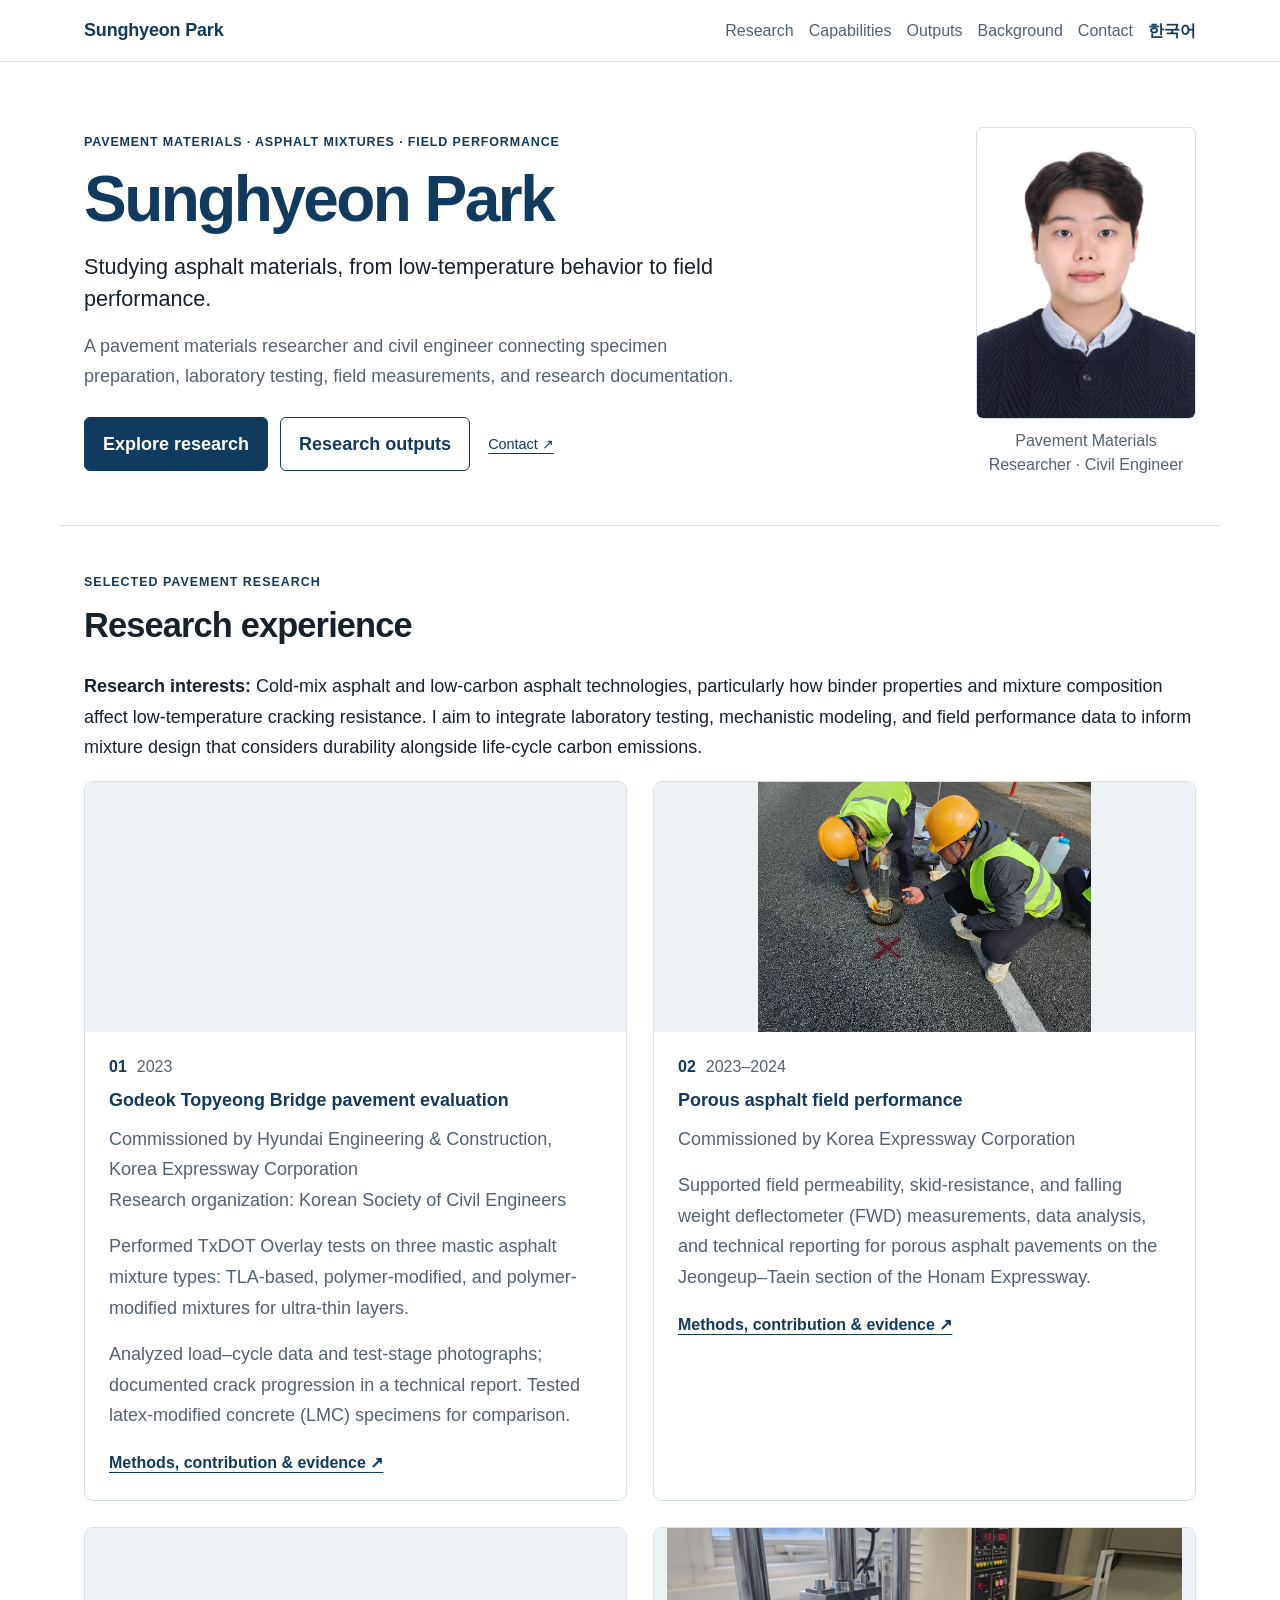
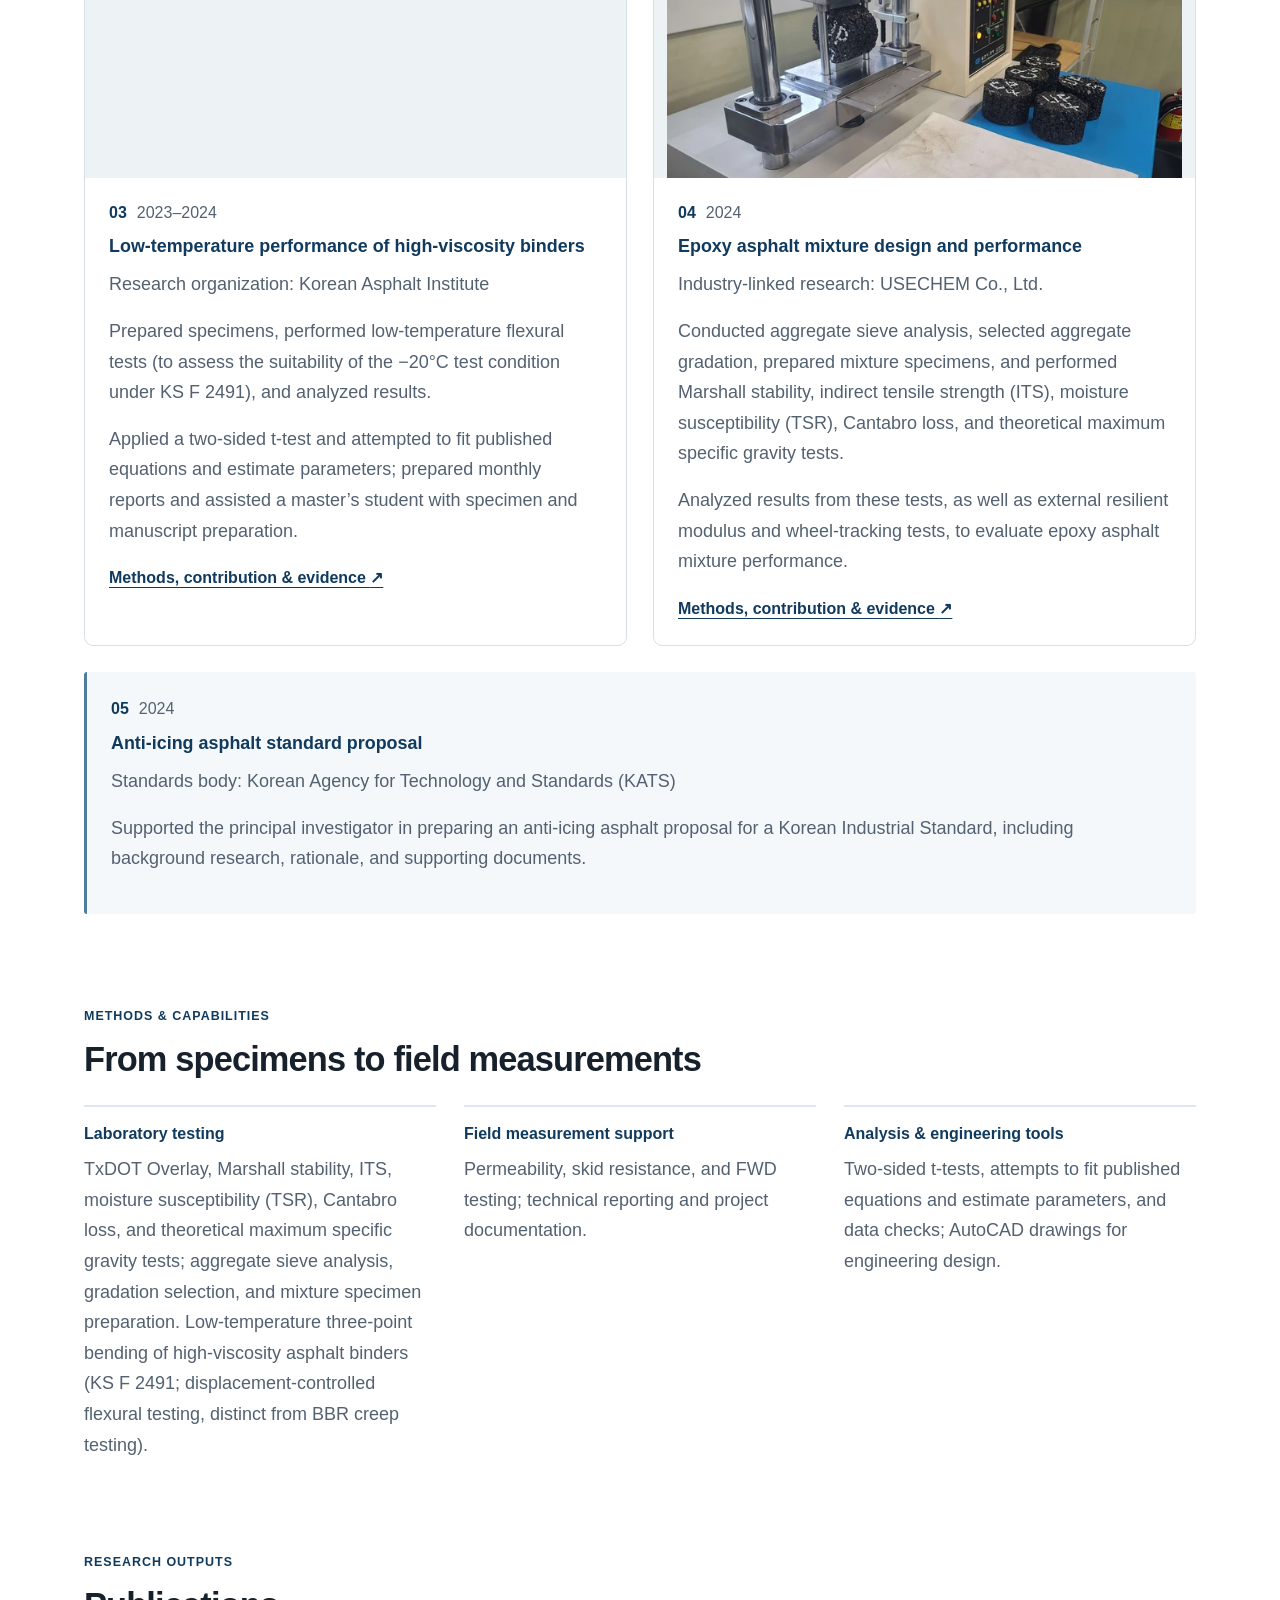
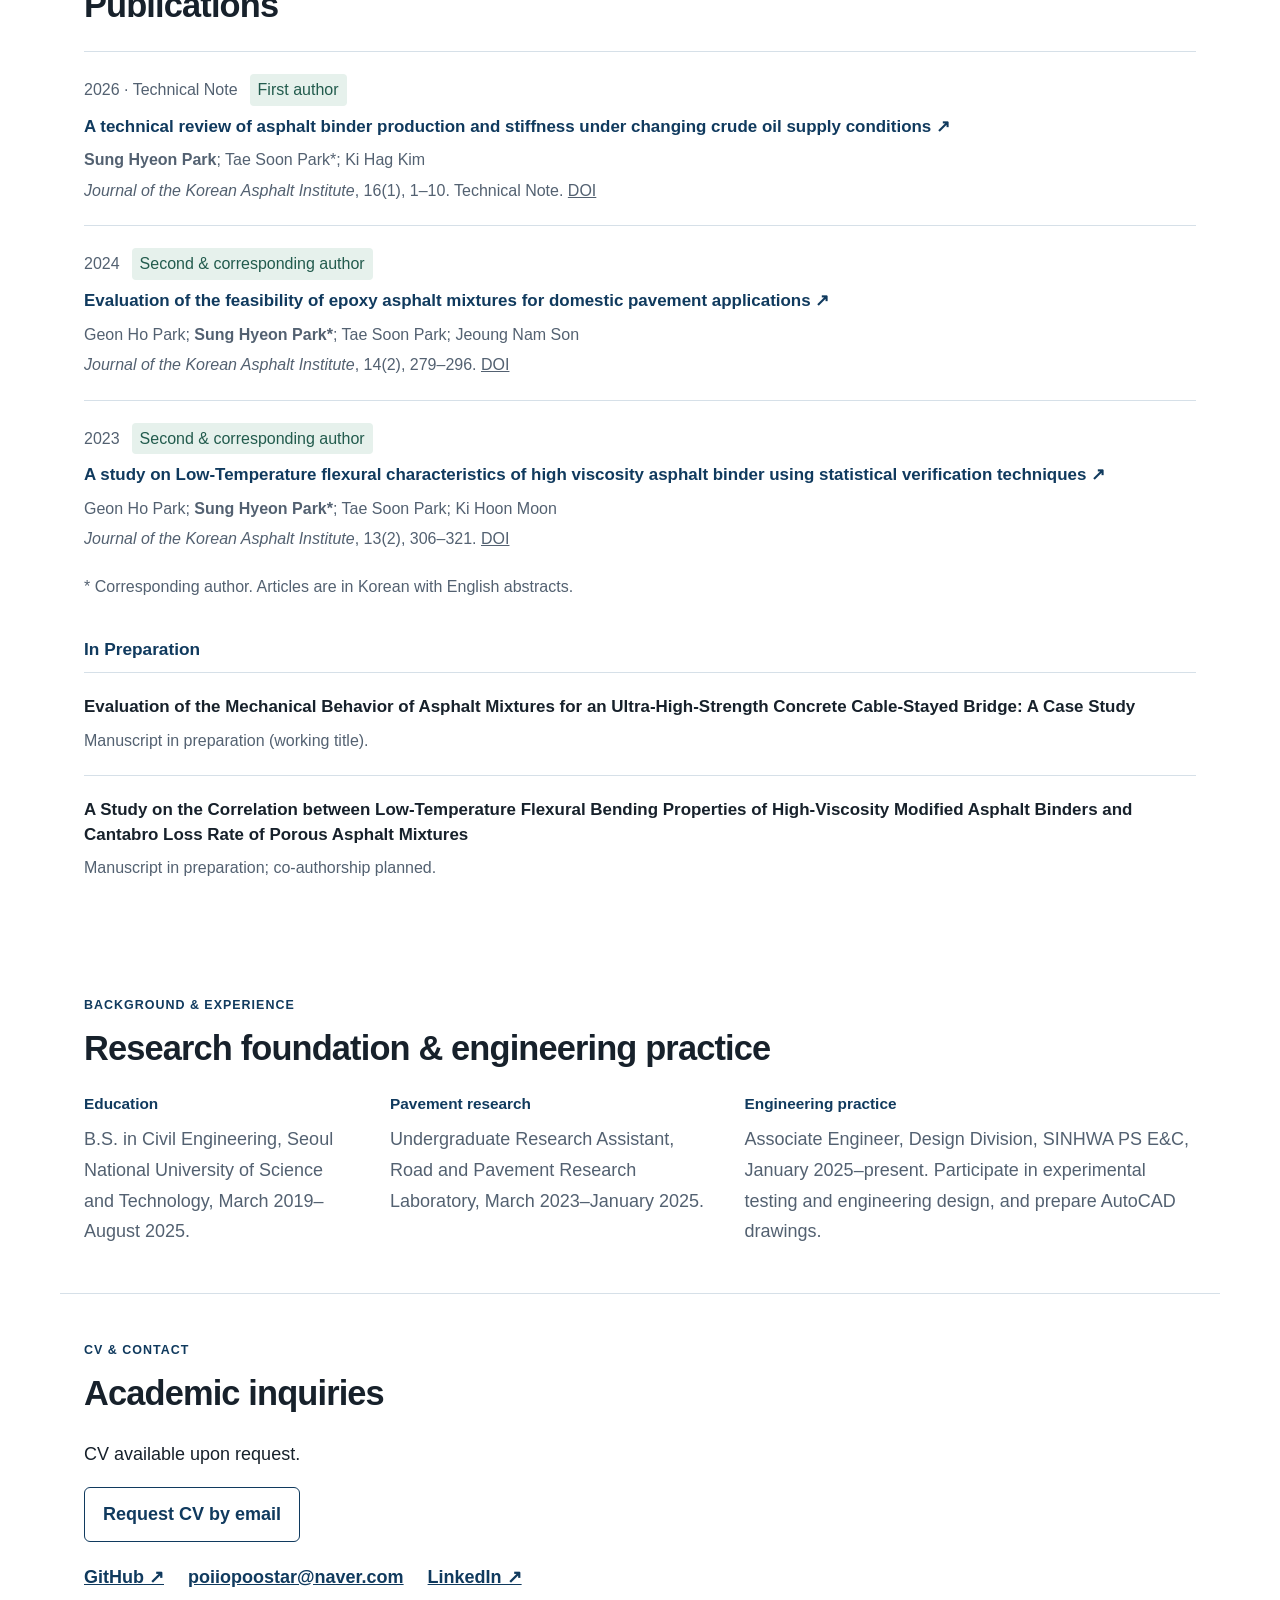
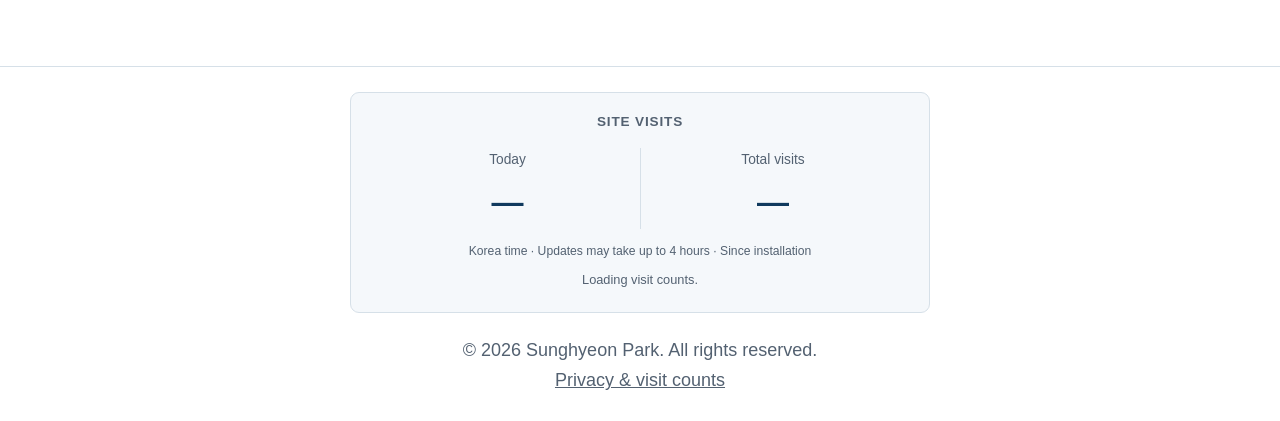
<file: index.html>
<!DOCTYPE html>

<html lang="en"><head><meta charset="utf-8"/><meta content="width=device-width, initial-scale=1" name="viewport"/>
<title>Pavement Materials Research | Sunghyeon Park</title><meta content="Sunghyeon Park: low-temperature asphalt performance, porous pavement field monitoring, mixture testing, and research contributions." name="description"/>
<link href="https://sunghyeonpark-engineering.github.io/" rel="canonical"/>
<link href="https://sunghyeonpark-engineering.github.io/" hreflang="en" rel="alternate"/><link href="https://sunghyeonpark-engineering.github.io/ko.html" hreflang="ko" rel="alternate"/>
<link href="https://sunghyeonpark-engineering.github.io/" hreflang="x-default" rel="alternate"/>
<meta content="website" property="og:type"/><meta content="Pavement Materials Research | Sunghyeon Park" property="og:title"/><meta content="Sunghyeon Park: low-temperature asphalt performance, porous pavement field monitoring, mixture testing, and research contributions." property="og:description"/>
<meta content="https://sunghyeonpark-engineering.github.io/" property="og:url"/><meta content="en_US" property="og:locale"/>
<meta content="https://sunghyeonpark-engineering.github.io/assets/portfolio-share.png" property="og:image"/><meta content="1200" property="og:image:width"/><meta content="630" property="og:image:height"/><meta content="Sunghyeon Park — pavement materials research portfolio" property="og:image:alt"/>
<meta content="summary_large_image" name="twitter:card"/><meta content="Pavement Materials Research | Sunghyeon Park" name="twitter:title"/><meta content="Sunghyeon Park: low-temperature asphalt performance, porous pavement field monitoring, mixture testing, and research contributions." name="twitter:description"/><meta content="https://sunghyeonpark-engineering.github.io/assets/portfolio-share.png" name="twitter:image"/>
<link href="assets/favicon.svg" rel="icon" type="image/svg+xml"/><link href="styles.css?v=20261102-cv" rel="stylesheet"/>
<script defer="" src="analytics.js?v=20261016-privacy"></script><script defer="" src="photos.js?v=20261008"></script>
<script type="application/ld+json">{"@context": "https://schema.org", "@type": "Person", "name": "Sunghyeon Park", "url": "https://sunghyeonpark-engineering.github.io/", "image": "https://sunghyeonpark-engineering.github.io/assets/photos/sung-hyeon-park-900.webp", "sameAs": ["https://www.linkedin.com/in/sunghyeon-park/"], "alumniOf": {"@type": "CollegeOrUniversity", "name": "Seoul National University of Science and Technology"}, "knowsAbout": ["Pavement materials", "Asphalt mixtures", "Low-temperature performance", "Field pavement performance"]}</script><link rel="stylesheet" href="field-photo-update.css?v=20261019-selected"></head><body class="portfolio-home portfolio-readable"><a class="skip-link" href="#main-content">Skip to main content</a><header class="site-header"><nav aria-label="Primary navigation" class="nav"><a class="logo" href="#top">Sunghyeon Park</a><div class="nav-links"><a href="#research-photos">Research</a><a href="#methods">Capabilities</a><a href="#outputs">Outputs</a><a href="#professional">Background</a><a href="#cv-contact">Contact</a><a class="language-link" href="ko.html" hreflang="ko" lang="ko">한국어</a></div></nav></header><main id="main-content"><section class="portfolio-hero" id="top"><div><p class="eyebrow">Pavement materials · Asphalt mixtures · Field performance</p><h1>Sunghyeon Park</h1><p class="hero-lead">Studying asphalt materials, from low-temperature behavior to field performance.</p><p class="hero-bio">A pavement materials researcher and civil engineer connecting specimen preparation, laboratory testing, field measurements, and research documentation.</p><div class="hero-actions"><a class="button primary" href="#research-photos">Explore research</a><a class="button secondary" href="#outputs">Research outputs</a><a class="hero-contact" href="#cv-contact">Contact ↗</a></div></div><figure class="profile-portrait"><img alt="Portrait of Sunghyeon Park" fetchpriority="high" height="1200" sizes="(max-width: 680px) 150px, 220px" src="assets/photos/sung-hyeon-park-480.webp" srcset="assets/photos/sung-hyeon-park-480.webp 480w, assets/photos/sung-hyeon-park-900.webp 900w" width="900"/><figcaption>Pavement Materials Researcher · Civil Engineer</figcaption></figure></section><section class="section selected-research" id="research-photos"><span class="anchor-alias" id="projects"></span><span class="anchor-alias" id="interests"></span><div class="section-heading"><p class="eyebrow">Selected pavement research</p><h2>Research experience</h2></div><p class="research-interests"><strong>Research interests:</strong> Cold-mix asphalt and low-carbon asphalt technologies, particularly how binder properties and mixture composition affect low-temperature cracking resistance. I aim to integrate laboratory testing, mechanistic modeling, and field performance data to inform mixture design that considers durability alongside life-cycle carbon emissions.</p><div class="research-card-grid"><article class="research-card" data-project="mastic-asphalt"><a class="research-card-image" href="mastic-asphalt-overlay.html"><img src="assets/research-gallery/072-tx-test-480.webp" srcset="assets/research-gallery/072-tx-test-480.webp 480w, assets/research-gallery/072-tx-test-1600.jpg 1600w" sizes="(max-width: 680px) calc(100vw - 36px), 520px" width="1600" height="1200" loading="lazy" decoding="async" alt="Texas Overlay specimen mounting"></a><div class="research-card-body"><p class="card-meta"><span>01</span> 2023</p><h3><a href="mastic-asphalt-overlay.html">Godeok Topyeong Bridge pavement evaluation</a></h3><p class="project-institutions">Commissioned by Hyundai Engineering &amp; Construction, Korea Expressway Corporation<br/>Research organization: Korean Society of Civil Engineers</p><p>Performed TxDOT Overlay tests on three mastic asphalt mixture types: TLA-based, polymer-modified, and polymer-modified mixtures for ultra-thin layers.</p><p>Analyzed load–cycle data and test-stage photographs; documented crack progression in a technical report. Tested latex-modified concrete (LMC) specimens for comparison.</p><a class="case-link" href="mastic-asphalt-overlay.html">Methods, contribution &amp; evidence <span aria-hidden="true">↗</span></a></div></article><article class="research-card" data-project="porous-asphalt"><a class="research-card-image" href="porous-asphalt-field.html"><img src="assets/photos/field-permeability-selected-640.webp" srcset="assets/photos/field-permeability-selected-640.webp 640w, assets/photos/field-permeability-selected-1600.webp 1600w" sizes="(max-width: 680px) calc(100vw - 36px), 400px" width="4000" height="3000" loading="lazy" decoding="async" alt="Two workers carrying out a field permeability test, with the tube and stopwatch visible"></a><div class="research-card-body"><p class="card-meta"><span>02</span> 2023–2024</p><h3><a href="porous-asphalt-field.html">Porous asphalt field performance</a></h3><p class="project-institutions">Commissioned by Korea Expressway Corporation</p><p>Supported field permeability, skid-resistance, and falling weight deflectometer (FWD) measurements, data analysis, and technical reporting for porous asphalt pavements on the Jeongeup–Taein section of the Honam Expressway.</p><a class="case-link" href="porous-asphalt-field.html">Methods, contribution &amp; evidence <span aria-hidden="true">↗</span></a></div></article><article class="research-card" data-project="low-temperature"><a class="research-card-image" href="low-temperature-binder.html"><img alt="A black binder beam bends downward beneath a central loading nose between two supports." class="" decoding="async" height="1170" loading="lazy" sizes="(max-width: 680px) calc(100vw - 36px), 540px" src="assets/photos/binder-large-bending-20261010-640.webp" srcset="assets/photos/binder-large-bending-20261010-640.webp 413w, assets/photos/binder-large-bending-20261010-1280.webp 755w" width="755"/></a><div class="research-card-body"><p class="card-meta"><span>03</span> 2023–2024</p><h3><a href="low-temperature-binder.html">Low-temperature performance of high-viscosity binders</a></h3><p class="project-institutions">Research organization: Korean Asphalt Institute</p><p>Prepared specimens, performed low-temperature flexural tests (to assess the suitability of the −20°C test condition under KS F 2491), and analyzed results.</p><p>Applied a two-sided t-test and attempted to fit published equations and estimate parameters; prepared monthly reports and assisted a master’s student with specimen and manuscript preparation.</p><a class="case-link" href="low-temperature-binder.html">Methods, contribution &amp; evidence <span aria-hidden="true">↗</span></a></div></article><article class="research-card" data-project="epoxy-asphalt"><a class="research-card-image" href="epoxy-asphalt.html"><img alt="Indirect tensile loading of an asphalt mixture specimen" class="" decoding="async" height="1943" loading="lazy" sizes="(max-width: 680px) calc(100vw - 36px), 540px" src="assets/photos/epoxy-strength-v2-640.webp" srcset="assets/photos/epoxy-strength-v2-640.webp 640w, assets/photos/epoxy-strength-v2-1280.webp 1280w" width="4000"/></a><div class="research-card-body"><p class="card-meta"><span>04</span> 2024</p><h3><a href="epoxy-asphalt.html">Epoxy asphalt mixture design and performance</a></h3><p class="project-institutions">Industry-linked research: USECHEM Co., Ltd.</p><p>Conducted aggregate sieve analysis, selected aggregate gradation, prepared mixture specimens, and performed Marshall stability, indirect tensile strength (ITS), moisture susceptibility (TSR), Cantabro loss, and theoretical maximum specific gravity tests.</p><p>Analyzed results from these tests, as well as external resilient modulus and wheel-tracking tests, to evaluate epoxy asphalt mixture performance.</p><a class="case-link" href="epoxy-asphalt.html">Methods, contribution &amp; evidence <span aria-hidden="true">↗</span></a></div></article></div><div class="research-note-grid"><article class="research-note" data-project="standardization"><p class="card-meta"><span>05</span> 2024</p><h3>Anti-icing asphalt standard proposal</h3><p class="project-institutions">Standards body: Korean Agency for Technology and Standards (KATS)</p><p>Supported the principal investigator in preparing an anti-icing asphalt proposal for a Korean Industrial Standard, including background research, rationale, and supporting documents.</p></article></div></section><section class="section" id="methods"><span class="anchor-alias" id="skills"></span><div class="section-heading"><p class="eyebrow">Methods &amp; capabilities</p><h2>From specimens to field measurements</h2></div><div class="capability-grid"><article><h3>Laboratory testing</h3><p>TxDOT Overlay, Marshall stability, ITS, moisture susceptibility (TSR), Cantabro loss, and theoretical maximum specific gravity tests; aggregate sieve analysis, gradation selection, and mixture specimen preparation. Low-temperature three-point bending of high-viscosity asphalt binders (KS F 2491; displacement-controlled flexural testing, distinct from BBR creep testing).</p></article><article><h3>Field measurement support</h3><p>Permeability, skid resistance, and FWD testing; technical reporting and project documentation.</p></article><article><h3>Analysis &amp; engineering tools</h3><p>Two-sided t-tests, attempts to fit published equations and estimate parameters, and data checks; AutoCAD drawings for engineering design.</p></article></div></section><section class="section" id="outputs"><div class="section-heading"><p class="eyebrow">Research outputs</p><h2>Publications</h2></div><div class="papers"><article class="output-paper"><p class="output-label"><span>2026 · Technical Note</span><span class="role-badge">First author</span></p><h3><a href="https://doi.org/10.22702/jkai.2026.16.1.1"><cite>A technical review of asphalt binder production and stiffness under changing crude oil supply conditions</cite> ↗</a></h3><p class="authors">
<strong>Sung Hyeon Park</strong>; Tae Soon Park*; Ki Hag Kim
          </p><p class="publication-meta"><em>Journal of the Korean Asphalt Institute</em>, 16(1), 1–10. Technical Note. <a href="https://doi.org/10.22702/jkai.2026.16.1.1">DOI</a></p></article><article class="output-paper"><p class="output-label"><span>2024</span><span class="role-badge">Second &amp; corresponding author</span></p><h3><a href="https://doi.org/10.22702/jkai.2024.14.2.26"><cite>Evaluation of the feasibility of epoxy asphalt mixtures for domestic pavement applications</cite> ↗</a></h3><p class="authors">
            Geon Ho Park; <strong>Sung Hyeon Park*</strong>; Tae Soon Park; Jeoung Nam Son
          </p><p class="publication-meta"><em>Journal of the Korean Asphalt Institute</em>, 14(2), 279–296. <a href="https://doi.org/10.22702/jkai.2024.14.2.26">DOI</a></p></article><article class="output-paper"><p class="output-label"><span>2023</span><span class="role-badge">Second &amp; corresponding author</span></p><h3><a href="https://doi.org/10.22702/jkai.2023.13.2.25"><cite>A study on Low-Temperature flexural characteristics of high viscosity asphalt binder using statistical verification techniques</cite> ↗</a></h3><p class="authors">
            Geon Ho Park; <strong>Sung Hyeon Park*</strong>; Tae Soon Park; Ki Hoon Moon
          </p><p class="publication-meta"><em>Journal of the Korean Asphalt Institute</em>, 13(2), 306–321. <a href="https://doi.org/10.22702/jkai.2023.13.2.25">DOI</a></p></article></div><p class="publication-key">* Corresponding author. Articles are in Korean with English abstracts.</p><div class="manuscripts-in-preparation" aria-labelledby="preparation-heading"><h3 id="preparation-heading">In Preparation</h3><div class="papers"><article class="output-paper"><h4 lang="en"><cite>Evaluation of the Mechanical Behavior of Asphalt Mixtures for an Ultra-High-Strength Concrete Cable-Stayed Bridge: A Case Study</cite></h4><p class="publication-meta">Manuscript in preparation (working title).</p></article><article class="output-paper"><h4 lang="en"><cite>A Study on the Correlation between Low-Temperature Flexural Bending Properties of High-Viscosity Modified Asphalt Binders and Cantabro Loss Rate of Porous Asphalt Mixtures</cite></h4><p class="publication-meta">Manuscript in preparation; co-authorship planned.</p></article></div></div><template id="hidden-conference-presentations"><div class="conference-heading" id="presentations"><h3>Conference posters</h3><a href="ground-anchor-validation.html">Complementary research: anchor validation ↗</a></div><div class="conference-grid"><article class="conference-card"><a class="poster-link" href="assets/2026-kgs-spring-poster.pdf"><img alt="2026 Korean Geotechnical Society poster preview" height="792" loading="lazy" src="assets/2026-kgs-spring-poster-thumb.webp" width="560"/></a><div><p class="output-label">2026 · Poster presented</p><h4>Mock-up Tests on Load-Transfer Mechanism of High-Inclination Ground Anchors in TPS and TEA Systems under Varying Installation Angles</h4><p class="meta-line">Korean Geotechnical Society · Seoul · March 26–27, 2026</p><p class="conference-role">First author · Presented by Sung Hyeon Park</p><div class="document-links"><a href="assets/2026-kgs-spring-paper.pdf">Paper PDF</a><a href="assets/2026-kgs-spring-poster.pdf">Poster PDF</a></div></div></article><article class="conference-card"><a class="poster-link" href="assets/2025-kgs-fall-poster.pdf"><img alt="2025 Korean Geotechnical Society poster preview" height="809" loading="lazy" src="assets/2025-kgs-fall-poster-thumb.webp" width="560"/></a><div><p class="output-label">2025 · Poster presented</p><h4>A Study on the Load Transfer Mechanism of High-Inclination Ground Anchors Applied to TPS and TEA Methods through Experimental Investigation</h4><p class="meta-line">Korean Geotechnical Society · Incheon · September 19, 2025</p><p class="conference-role">First author · Presented by Sung Hyeon Park</p><div class="document-links"><a href="assets/2025-kgs-fall-paper.pdf">Paper PDF</a><a href="assets/2025-kgs-fall-poster.pdf">Poster PDF</a></div></div></article></div><details class="planned-output"><summary>Planned: KSCE 2026 Convention · Jeongseon · October 21–23, 2026</summary><p>Experimental study on the effect of high-angle ground anchor installation angle on friction loss in the TEA guide bracket. Proceedings inclusion and poster presentation planned; corresponding author.</p></details></template></section><section class="section" id="professional"><span class="anchor-alias" id="about"></span><div class="section-heading"><p class="eyebrow">Background &amp; experience</p><h2>Research foundation &amp; engineering practice</h2></div><div class="background-list"><article><h3>Education</h3><p>B.S. in Civil Engineering, Seoul National University of Science and Technology, March 2019–August 2025.</p></article><article><h3>Pavement research</h3><p>Undergraduate Research Assistant, Road and Pavement Research Laboratory, March 2023–January 2025.</p></article><article><h3>Engineering practice</h3><p>Associate Engineer, Design Division, SINHWA PS E&amp;C, January 2025–present. Participate in experimental testing and engineering design, and prepare AutoCAD drawings.</p></article></div></section><section class="section contact-section" id="cv-contact"><div class="section-heading"><p class="eyebrow">CV &amp; contact</p><h2>Academic inquiries</h2></div><p>CV available upon request.</p><p><a class="button secondary" href="mailto:poiiopoostar@naver.com?subject=CV%20Request">Request CV by email</a></p><div class="contact-links"><a href="https://github.com/SungHyeonPark-Engineering">GitHub ↗</a><a href="mailto:poiiopoostar@naver.com">poiiopoostar@naver.com</a><a href="https://www.linkedin.com/in/sunghyeon-park/">LinkedIn ↗</a></div></section></main><footer class="site-footer">
<section aria-labelledby="visits-heading" class="visitor-stats">
<h2 id="visits-heading">Site visits</h2>
<dl><div><dt>Today</dt><dd id="visits-today">—</dd></div><div><dt>Total visits</dt><dd id="visits-total">—</dd></div></dl>
<p class="counter-note">Korea time · Updates may take up to 4 hours · Since installation</p>
<p class="counter-date"><time id="visits-date"></time></p>
<p id="visits-status" role="status">Loading visit counts.</p>
<noscript><p>JavaScript is needed to display visit counts.</p></noscript>
</section>
<p>© 2026 Sunghyeon Park. All rights reserved.</p>
<p><a href="privacy.html">Privacy &amp; visit counts</a></p>
</footer></body></html>
</file>
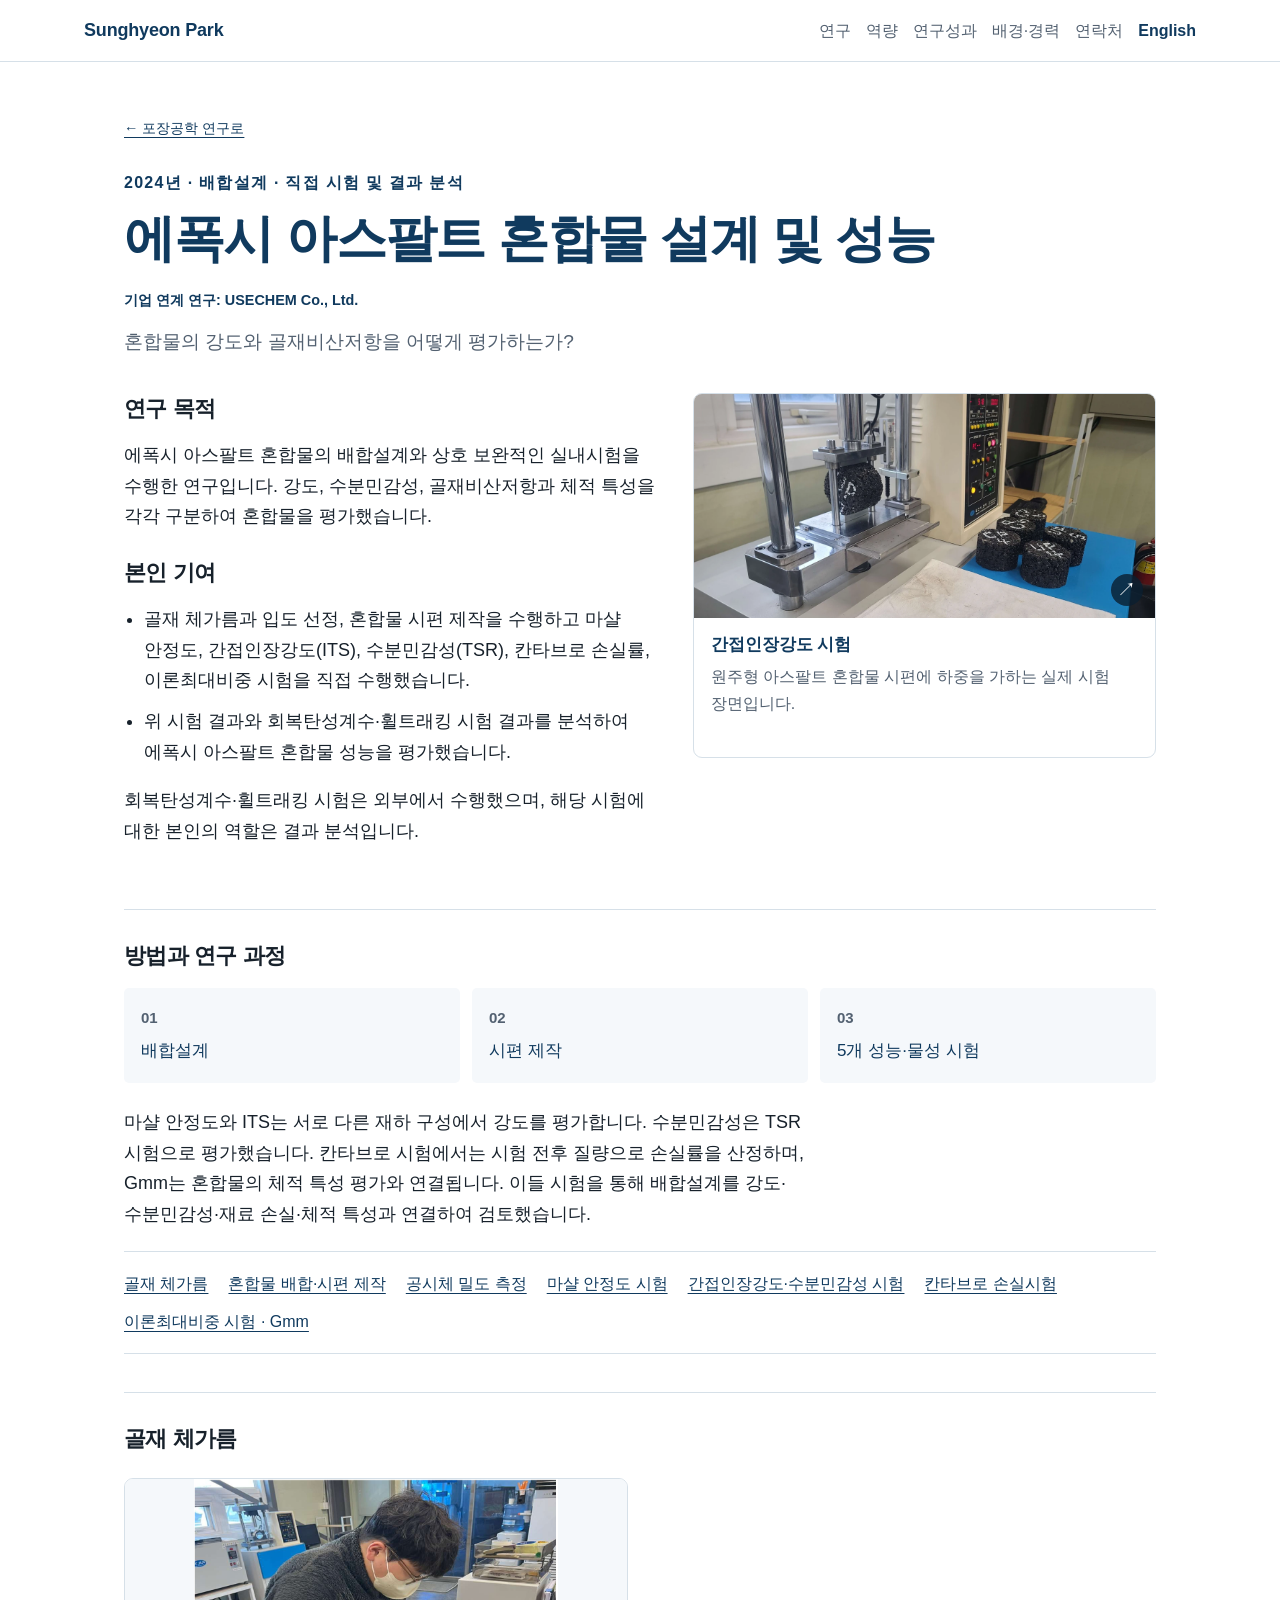
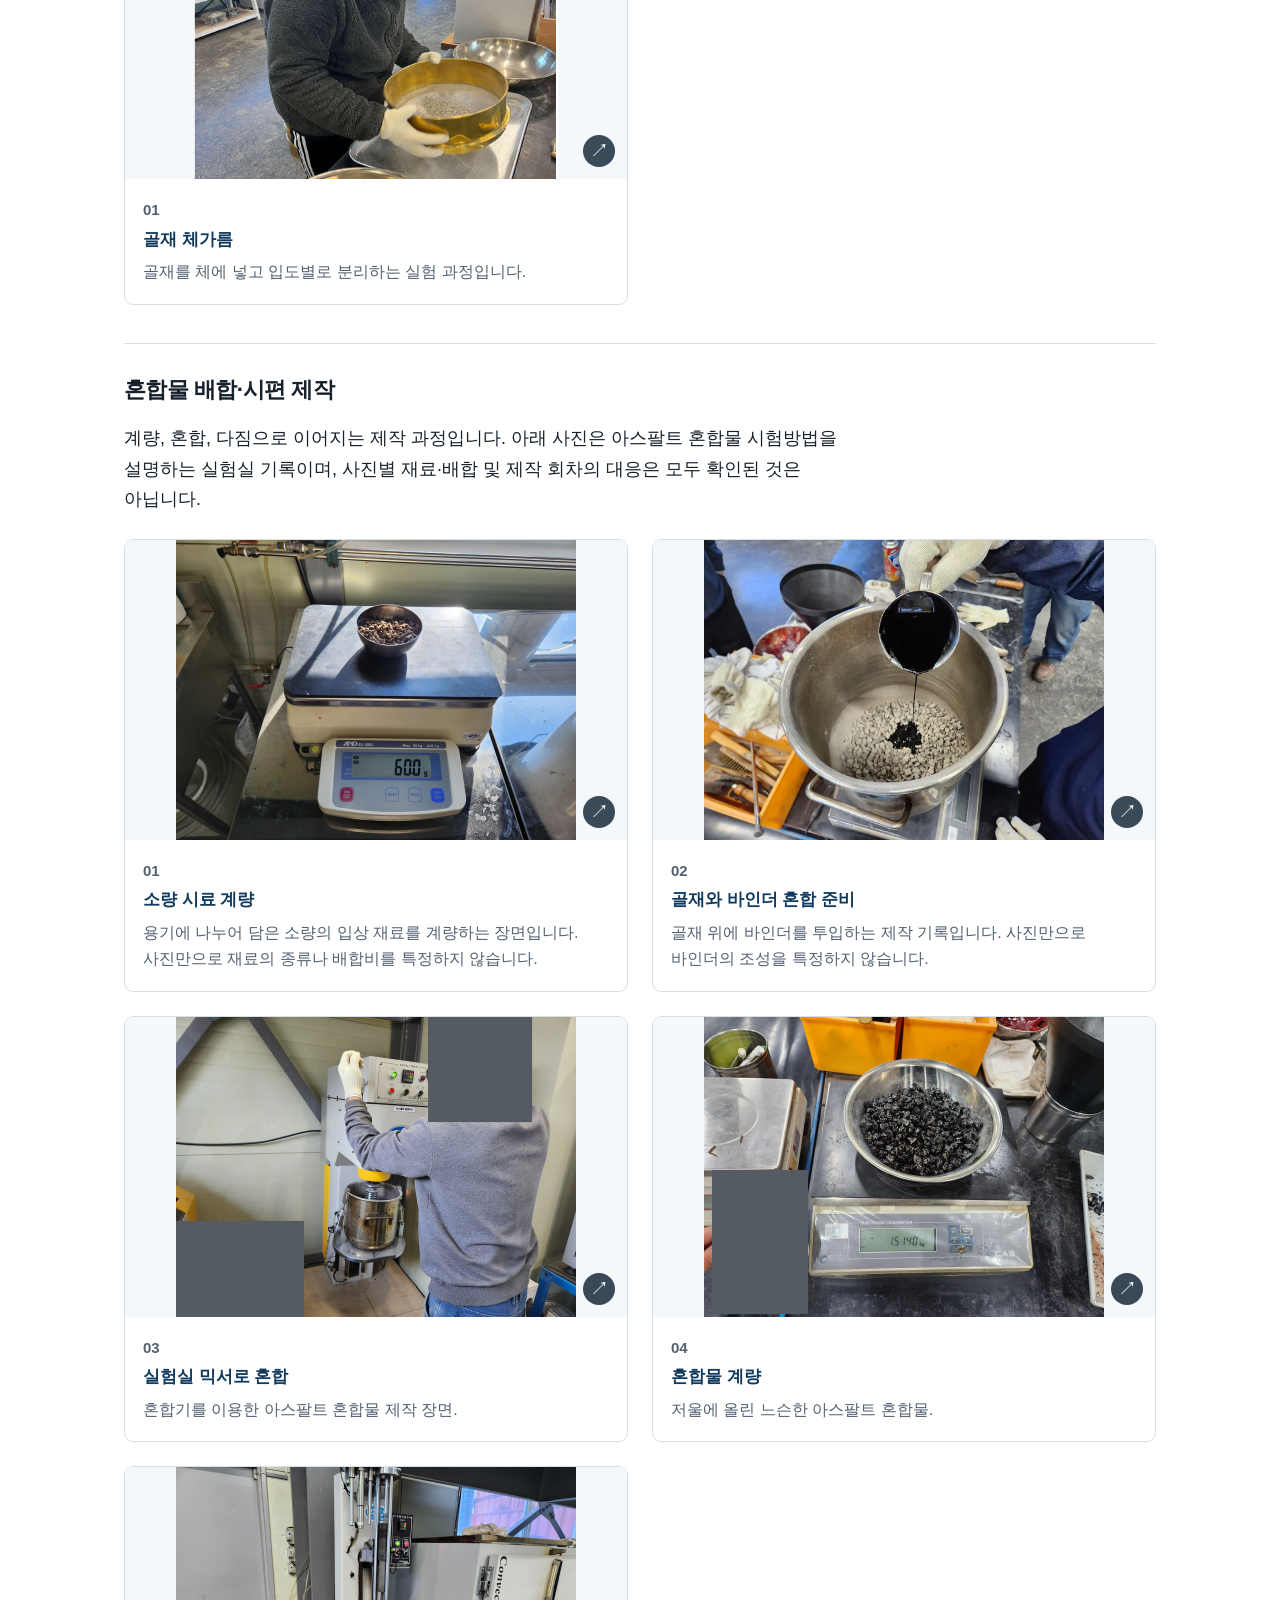
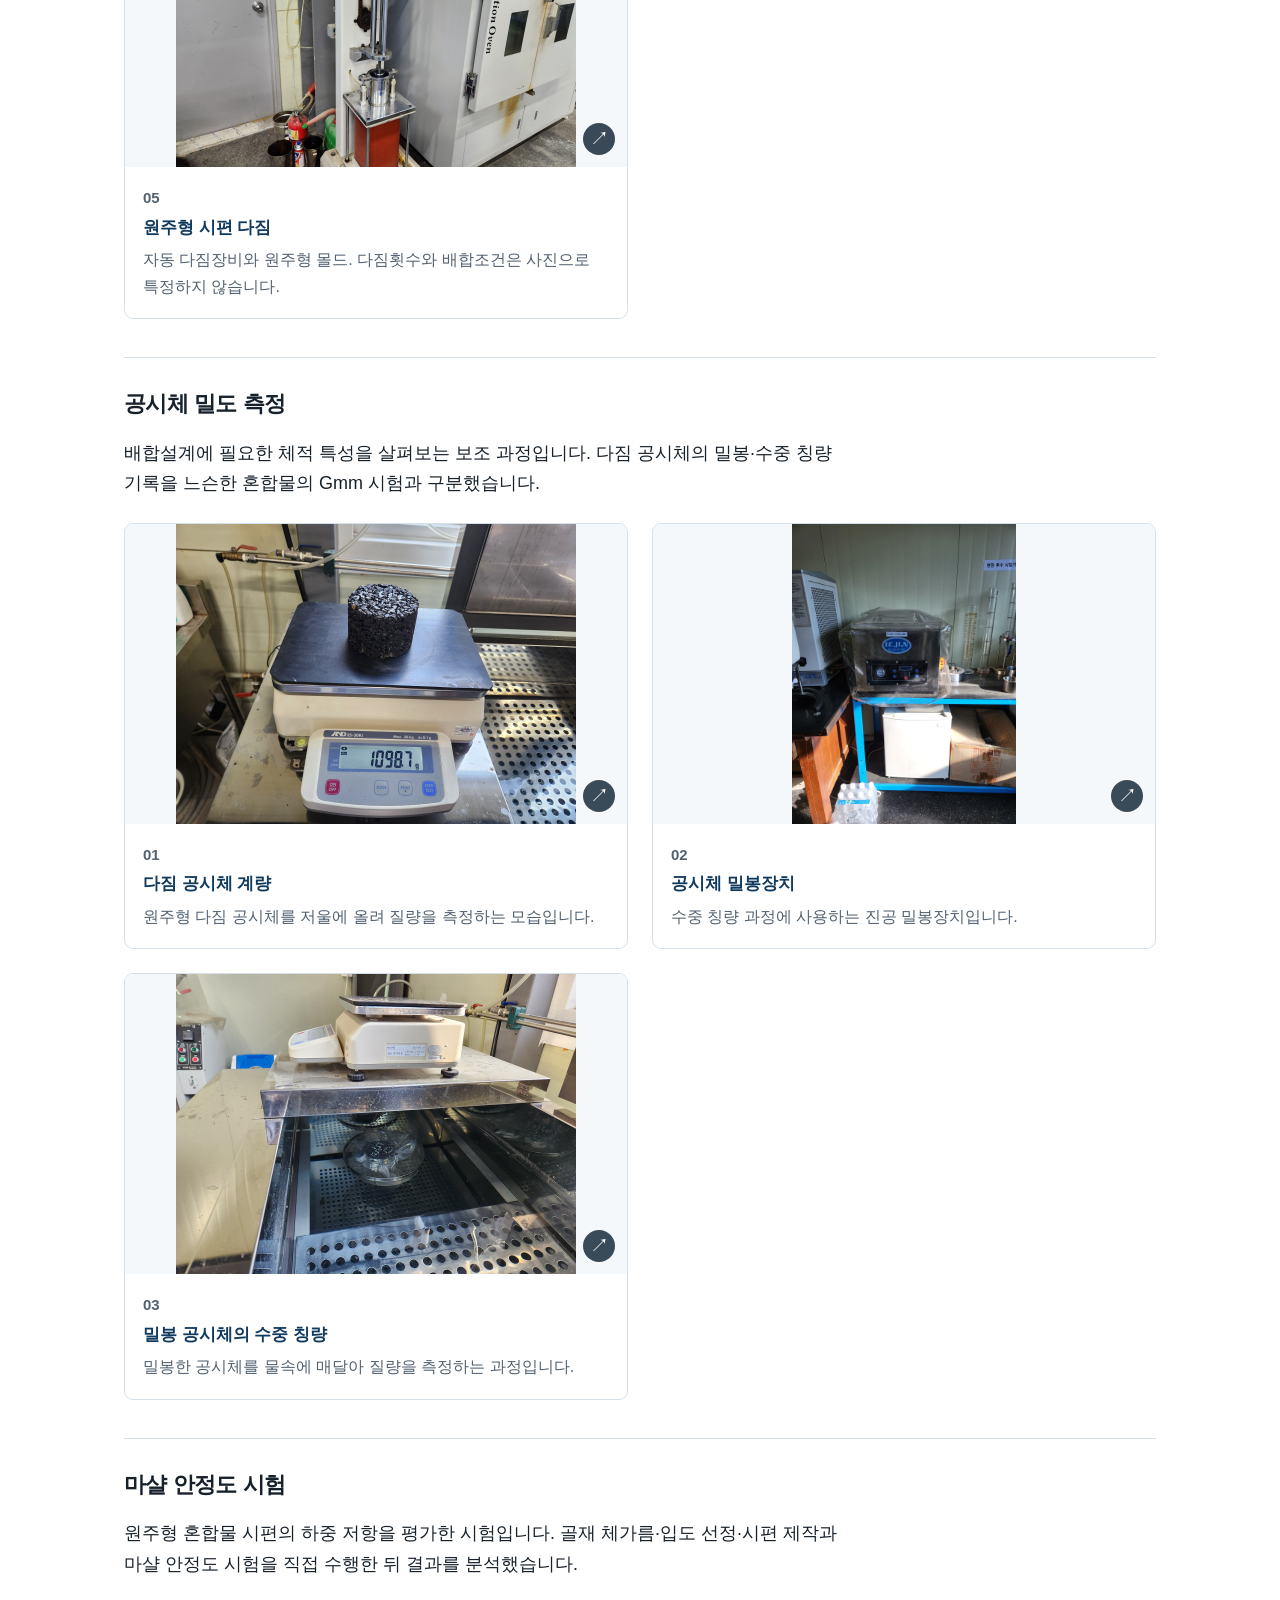
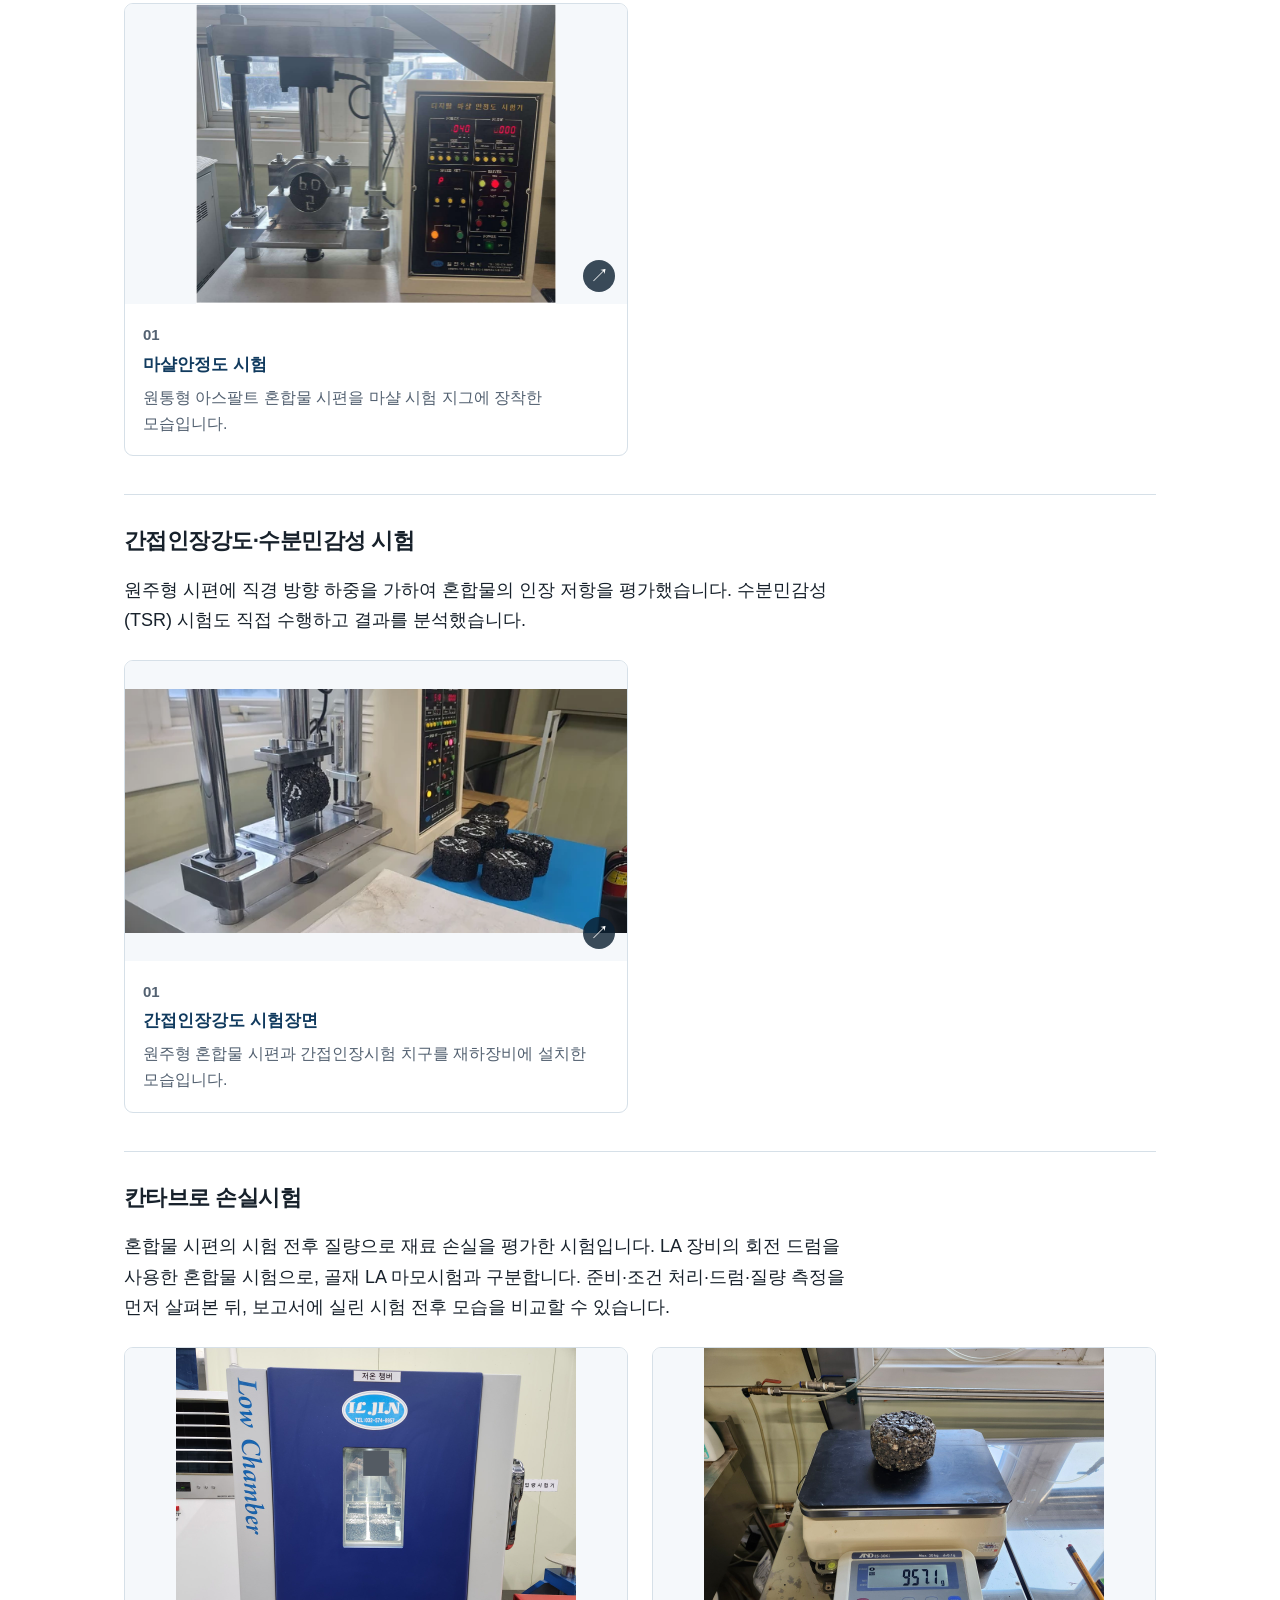
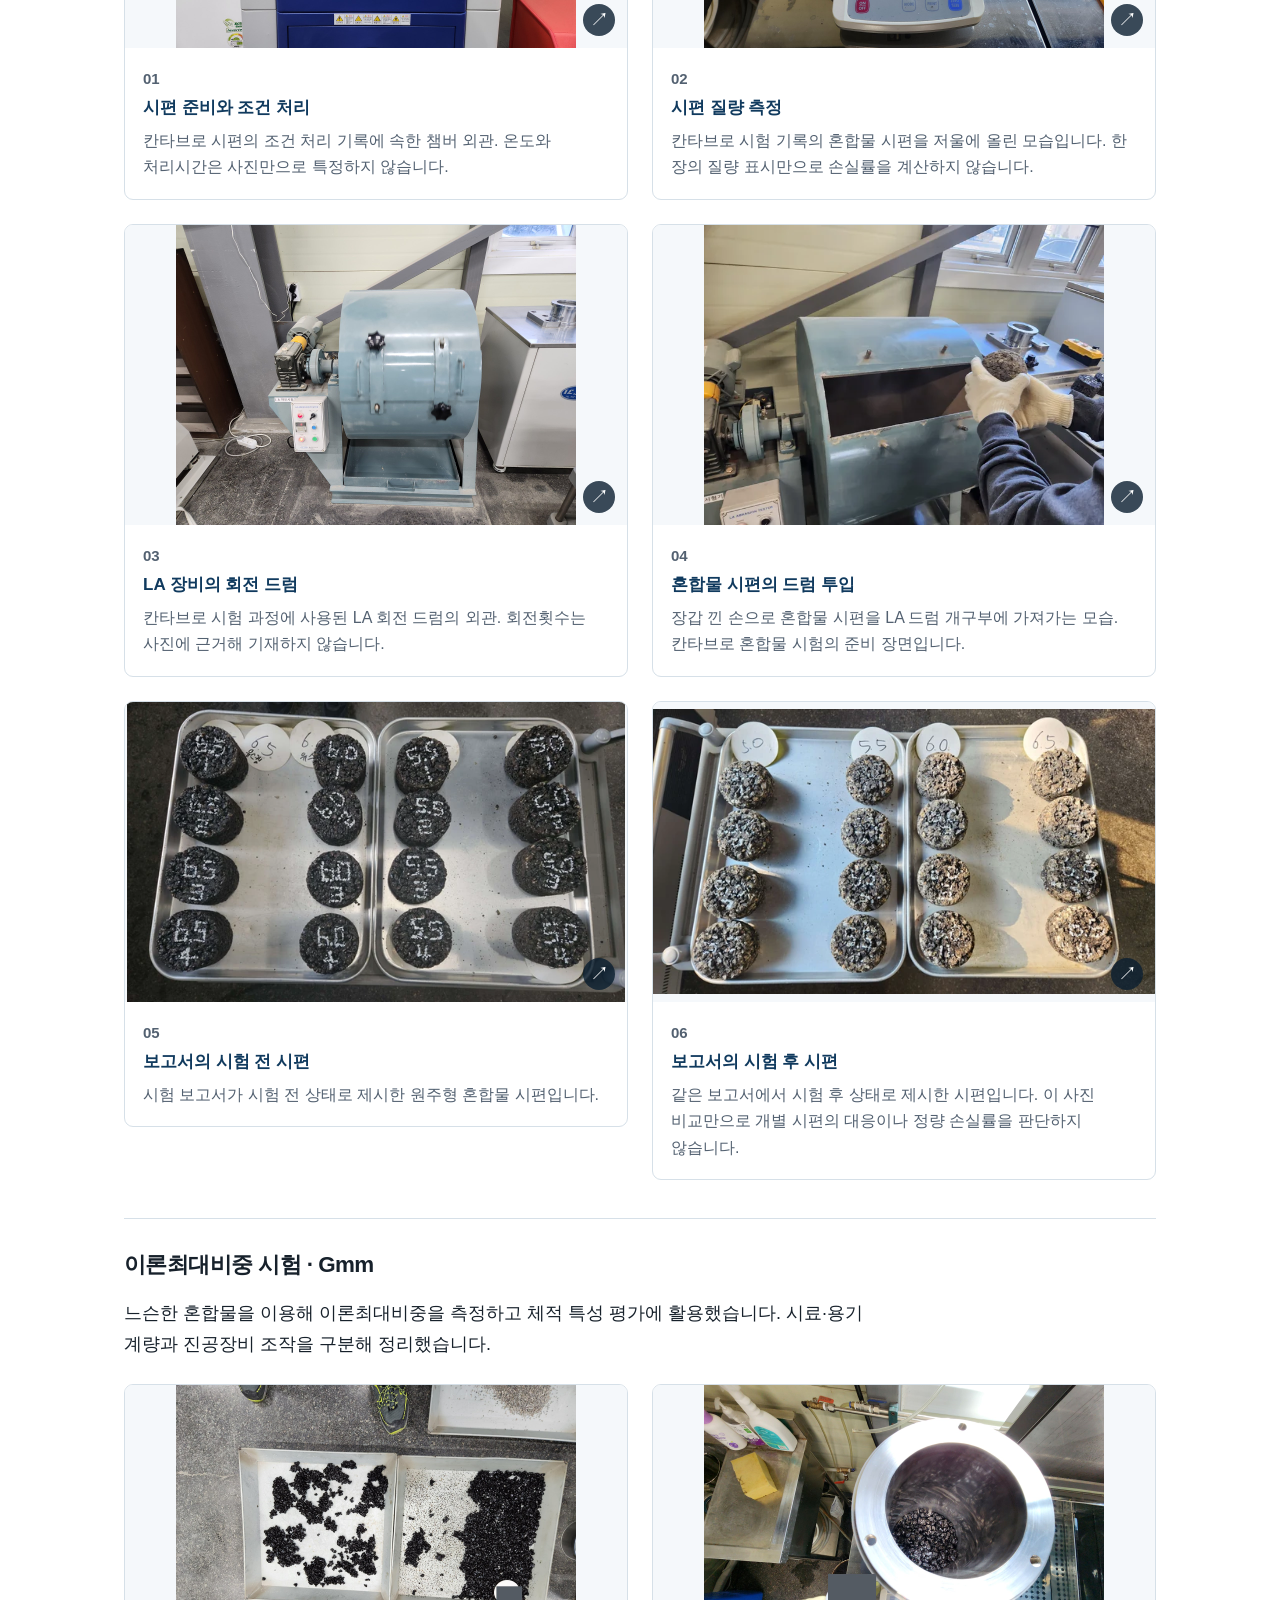
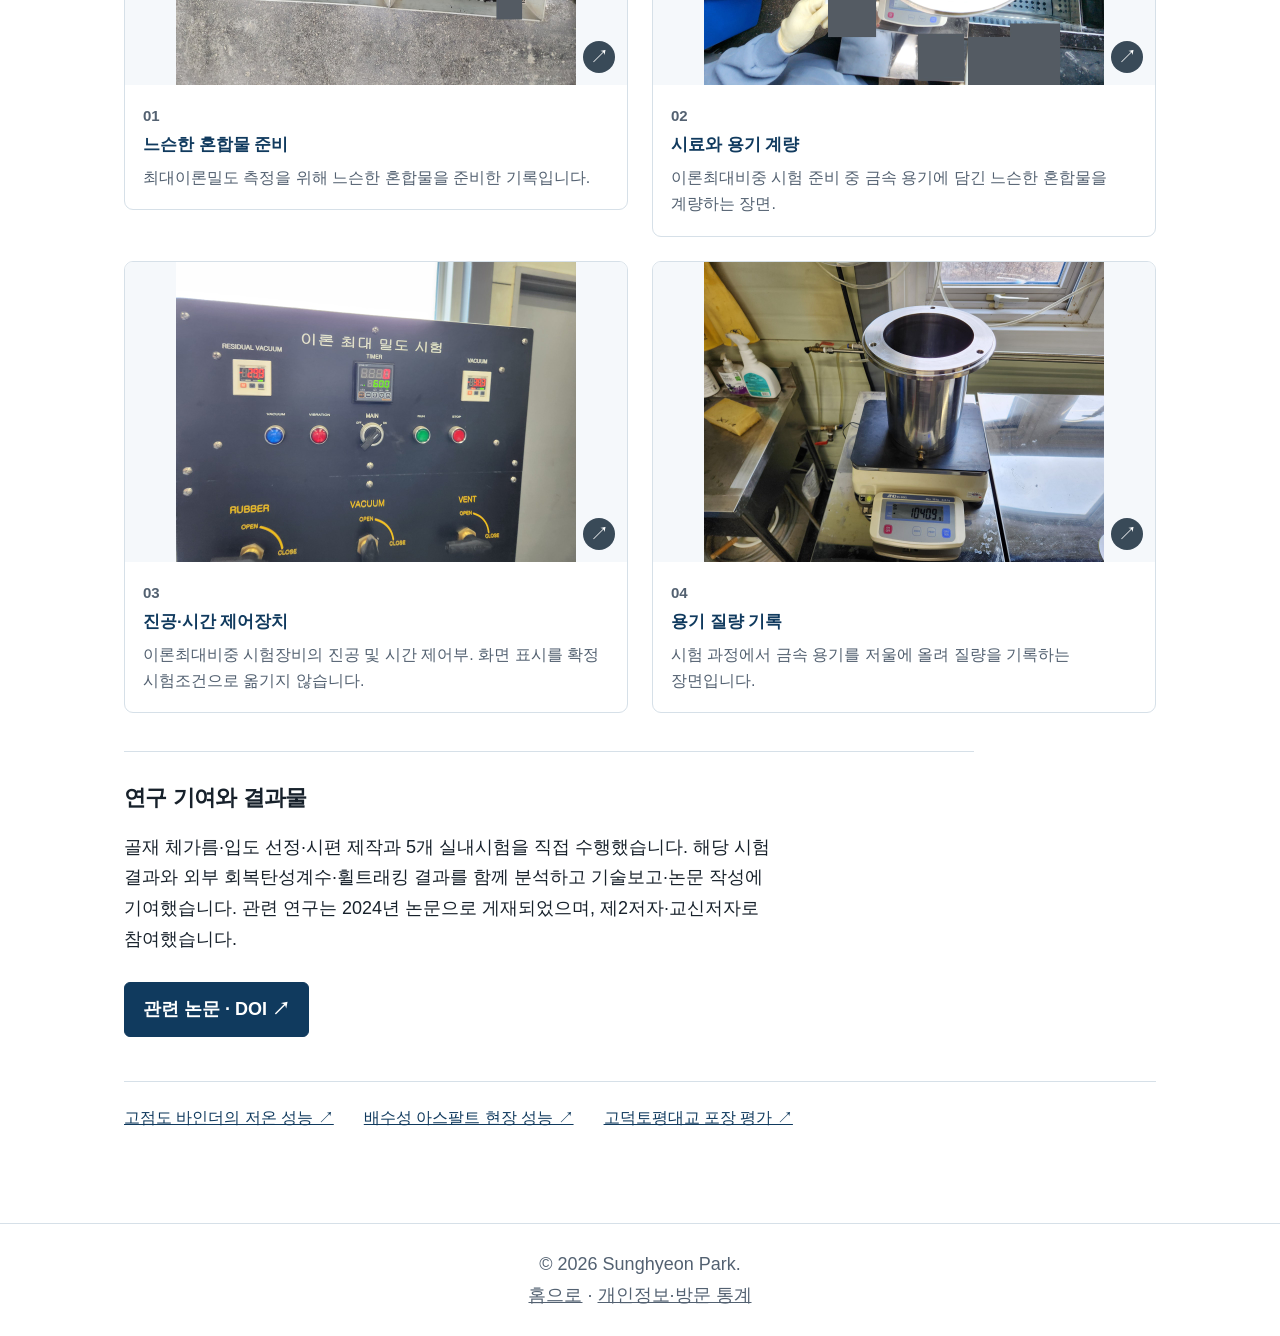
<file: epoxy-asphalt-ko.html>
<!DOCTYPE html>
<html lang="ko"><head><meta charset="utf-8"><meta name="viewport" content="width=device-width, initial-scale=1">
<title>에폭시 아스팔트 혼합물 설계 및 성능 | Sunghyeon Park</title><meta name="description" content="골재 체가름·입도 선정·시편 제작과 5개 실내시험을 직접 수행하고, 해당 시험 및 외부 회복탄성계수·휠트래킹 시험 결과를 분석했습니다.">
<link rel="canonical" href="https://sunghyeonpark-engineering.github.io/epoxy-asphalt-ko.html">
<link rel="alternate" hreflang="ko" href="https://sunghyeonpark-engineering.github.io/epoxy-asphalt-ko.html"><link rel="alternate" hreflang="en" href="https://sunghyeonpark-engineering.github.io/epoxy-asphalt.html">
<link rel="alternate" hreflang="x-default" href="https://sunghyeonpark-engineering.github.io/epoxy-asphalt.html">
<meta property="og:type" content="website"><meta property="og:title" content="에폭시 아스팔트 혼합물 설계 및 성능 | Sunghyeon Park"><meta property="og:description" content="골재 체가름·입도 선정·시편 제작과 5개 실내시험을 직접 수행하고, 해당 시험 및 외부 회복탄성계수·휠트래킹 시험 결과를 분석했습니다.">
<meta property="og:url" content="https://sunghyeonpark-engineering.github.io/epoxy-asphalt-ko.html"><meta property="og:locale" content="ko_KR">
<meta property="og:image" content="https://sunghyeonpark-engineering.github.io/assets/portfolio-share.png"><meta property="og:image:width" content="1200"><meta property="og:image:height" content="630"><meta property="og:image:alt" content="Sunghyeon Park — pavement materials research portfolio">
<meta name="twitter:card" content="summary_large_image"><meta name="twitter:title" content="에폭시 아스팔트 혼합물 설계 및 성능 | Sunghyeon Park"><meta name="twitter:description" content="골재 체가름·입도 선정·시편 제작과 5개 실내시험을 직접 수행하고, 해당 시험 및 외부 회복탄성계수·휠트래킹 시험 결과를 분석했습니다."><meta name="twitter:image" content="https://sunghyeonpark-engineering.github.io/assets/portfolio-share.png">
<link rel="icon" type="image/svg+xml" href="assets/favicon.svg"><link rel="stylesheet" href="styles.css?v=20261010-readable">
<script defer src="analytics.js?v=20261016-privacy"></script><script defer src="photos.js?v=20261008"></script>
<script type="application/ld+json">{"@context": "https://schema.org", "@type": "Person", "name": "Sunghyeon Park", "url": "https://sunghyeonpark-engineering.github.io/", "image": "https://sunghyeonpark-engineering.github.io/assets/photos/sung-hyeon-park-900.webp", "sameAs": ["https://www.linkedin.com/in/sunghyeon-park/"], "alumniOf": {"@type": "CollegeOrUniversity", "name": "Seoul National University of Science and Technology"}, "knowsAbout": ["Pavement materials", "Asphalt mixtures", "Low-temperature performance", "Field pavement performance"]}</script><link rel="stylesheet" href="research-process.css?v=20261019"></head><body class="detail-page portfolio-readable"><a class="skip-link" href="#main-content">본문으로 건너뛰기</a><header class="site-header"><nav class="nav" aria-label="주 메뉴"><a class="logo" href="ko.html">Sunghyeon Park</a><div class="nav-links"><a href="ko.html#research-photos">연구</a><a href="ko.html#methods">역량</a><a href="ko.html#outputs">연구성과</a><a href="ko.html#professional">배경·경력</a><a href="ko.html#cv-contact">연락처</a><a class="language-link" href="epoxy-asphalt.html" hreflang="en" lang="en">English</a></div></nav></header><main id="main-content" class="detail-main"><header class="detail-heading"><a class="back-link" href="ko.html#research-photos">← 포장공학 연구로</a><p class="eyebrow">2024년 · 배합설계 · 직접 시험 및 결과 분석</p><h1>에폭시 아스팔트 혼합물 설계 및 성능</h1><p class="meta-line">기업 연계 연구: USECHEM Co., Ltd.</p><p class="detail-question">혼합물의 강도와 골재비산저항을 어떻게 평가하는가?</p></header><section class="detail-overview"><div><h2>연구 목적</h2><p>에폭시 아스팔트 혼합물의 배합설계와 상호 보완적인 실내시험을 수행한 연구입니다. 강도, 수분민감성, 골재비산저항과 체적 특성을 각각 구분하여 혼합물을 평가했습니다.</p><h2>본인 기여</h2><ul><li>골재 체가름과 입도 선정, 혼합물 시편 제작을 수행하고 마샬 안정도, 간접인장강도(ITS), 수분민감성(TSR), 칸타브로 손실률, 이론최대비중 시험을 직접 수행했습니다.</li><li>위 시험 결과와 회복탄성계수·휠트래킹 시험 결과를 분석하여 에폭시 아스팔트 혼합물 성능을 평가했습니다.</li></ul><p>회복탄성계수·휠트래킹 시험은 외부에서 수행했으며, 해당 시험에 대한 본인의 역할은 결과 분석입니다.</p></div><figure class="research-photo">
<a aria-label="사진 크게 보기: 간접인장강도 시험" class="photo-link" href="assets/photos/epoxy-strength-v2-1280.webp">
<img alt="재하 장치의 원주형 아스팔트 혼합물 시편과 간접인장 시험 지그" decoding="async" height="1943" loading="lazy" sizes="(max-width: 680px) calc(100vw - 36px), 780px" src="assets/photos/epoxy-strength-v2-640.webp" srcset="assets/photos/epoxy-strength-v2-640.webp 640w, assets/photos/epoxy-strength-v2-1280.webp 1280w" width="4000"/>
<span aria-hidden="true" class="photo-expand">↗</span>
</a>
<figcaption><h3>간접인장강도 시험</h3><p>원주형 아스팔트 혼합물 시편에 하중을 가하는 실제 시험 장면입니다.</p></figcaption>
</figure></section><section class="detail-method"><h2>방법과 연구 과정</h2><ol class="method-flow"><li><span>01</span>배합설계</li><li><span>02</span>시편 제작</li><li><span>03</span>5개 성능·물성 시험</li></ol><p>마샬 안정도와 ITS는 서로 다른 재하 구성에서 강도를 평가합니다. 수분민감성은 TSR 시험으로 평가했습니다. 칸타브로 시험에서는 시험 전후 질량으로 손실률을 산정하며, Gmm는 혼합물의 체적 특성 평가와 연결됩니다. 이들 시험을 통해 배합설계를 강도·수분민감성·재료 손실·체적 특성과 연결하여 검토했습니다.</p></section><nav class="process-navigation" aria-label="시험 과정 바로가기"><a href="#aggregate-sieving">골재 체가름</a><a href="#preparation">혼합물 배합·시편 제작</a><a href="#density">공시체 밀도 측정</a><a href="#marshall">마샬 안정도 시험</a><a href="#its">간접인장강도·수분민감성 시험</a><a href="#cantabro">칸타브로 손실시험</a><a href="#gmm">이론최대비중 시험 · Gmm</a></nav><section class="detail-evidence test-process" id="aggregate-sieving"><h2>골재 체가름</h2><div class="process-photo-grid"><figure class="research-photo" data-source-photo="R0002_DOC06_p44_photo2"><a class="photo-link" href="assets/photos/aggregate-sieving-20261019-1081.png" aria-label="크게 보기: 골재 체가름"><img src="assets/photos/aggregate-sieving-20261019-480.webp" srcset="assets/photos/aggregate-sieving-20261019-480.webp 480w, assets/photos/aggregate-sieving-20261019-1081.png 1081w" sizes="(max-width:680px) calc(100vw - 36px), 500px" width="1081" height="892" loading="lazy" decoding="async" alt="실험실에서 골재 체가름을 수행하는 박성현"><span class="photo-expand" aria-hidden="true">↗</span></a><figcaption><span class="step-label">01</span><h3>골재 체가름</h3><p>골재를 체에 넣고 입도별로 분리하는 실험 과정입니다.</p></figcaption></figure></div></section><section class="detail-evidence test-process" id="preparation"><h2>혼합물 배합·시편 제작</h2><p>계량, 혼합, 다짐으로 이어지는 제작 과정입니다. 아래 사진은 아스팔트 혼합물 시험방법을 설명하는 실험실 기록이며, 사진별 재료·배합 및 제작 회차의 대응은 모두 확인된 것은 아닙니다.</p><div class="process-photo-grid"><figure class="research-photo" data-source-photo="012-weigh"><a class="photo-link" href="assets/research-gallery/012-weigh-1600.jpg" aria-label="크게 보기: 소량 시료 계량"><img src="assets/research-gallery/012-weigh-480.webp" srcset="assets/research-gallery/012-weigh-480.webp 480w, assets/research-gallery/012-weigh-1600.jpg 1600w" sizes="(max-width:680px) calc(100vw - 36px), 500px" width="1600" height="1200" loading="lazy" decoding="async" alt="소량 시료 계량"><span class="photo-expand" aria-hidden="true">↗</span></a><figcaption><span class="step-label">01</span><h3>소량 시료 계량</h3><p>용기에 나누어 담은 소량의 입상 재료를 계량하는 장면입니다. 사진만으로 재료의 종류나 배합비를 특정하지 않습니다.</p></figcaption></figure><figure class="research-photo" data-source-photo="asphalt-mixture-preparation"><a class="photo-link" href="assets/photos/asphalt-mixture-preparation-1280.webp" aria-label="크게 보기: 골재와 바인더 혼합 준비"><img src="assets/photos/asphalt-mixture-preparation-640.webp" srcset="assets/photos/asphalt-mixture-preparation-640.webp 640w, assets/photos/asphalt-mixture-preparation-1280.webp 1280w" sizes="(max-width:680px) calc(100vw - 36px), 500px" width="1280" height="960" loading="lazy" decoding="async" alt="골재와 바인더 혼합 준비"><span class="photo-expand" aria-hidden="true">↗</span></a><figcaption><span class="step-label">02</span><h3>골재와 바인더 혼합 준비</h3><p>골재 위에 바인더를 투입하는 제작 기록입니다. 사진만으로 바인더의 조성을 특정하지 않습니다.</p></figcaption></figure><figure class="research-photo" data-source-photo="019-mix"><a class="photo-link" href="assets/research-gallery/019-mix-1600.jpg" aria-label="크게 보기: 실험실 믹서로 혼합"><img src="assets/research-gallery/019-mix-480.webp" srcset="assets/research-gallery/019-mix-480.webp 480w, assets/research-gallery/019-mix-1600.jpg 1600w" sizes="(max-width:680px) calc(100vw - 36px), 500px" width="1600" height="1200" loading="lazy" decoding="async" alt="실험실 믹서로 혼합"><span class="photo-expand" aria-hidden="true">↗</span></a><figcaption><span class="step-label">03</span><h3>실험실 믹서로 혼합</h3><p>혼합기를 이용한 아스팔트 혼합물 제작 장면.</p></figcaption></figure><figure class="research-photo" data-source-photo="008-weigh"><a class="photo-link" href="assets/research-gallery/008-weigh-1600.jpg" aria-label="크게 보기: 혼합물 계량"><img src="assets/research-gallery/008-weigh-480.webp" srcset="assets/research-gallery/008-weigh-480.webp 480w, assets/research-gallery/008-weigh-1600.jpg 1600w" sizes="(max-width:680px) calc(100vw - 36px), 500px" width="1600" height="1200" loading="lazy" decoding="async" alt="혼합물 계량"><span class="photo-expand" aria-hidden="true">↗</span></a><figcaption><span class="step-label">04</span><h3>혼합물 계량</h3><p>저울에 올린 느슨한 아스팔트 혼합물.</p></figcaption></figure><figure class="research-photo" data-source-photo="021-compact"><a class="photo-link" href="assets/research-gallery/021-compact-1600.jpg" aria-label="크게 보기: 원주형 시편 다짐"><img src="assets/research-gallery/021-compact-480.webp" srcset="assets/research-gallery/021-compact-480.webp 480w, assets/research-gallery/021-compact-1600.jpg 1600w" sizes="(max-width:680px) calc(100vw - 36px), 500px" width="1600" height="1200" loading="lazy" decoding="async" alt="원주형 시편 다짐"><span class="photo-expand" aria-hidden="true">↗</span></a><figcaption><span class="step-label">05</span><h3>원주형 시편 다짐</h3><p>자동 다짐장비와 원주형 몰드. 다짐횟수와 배합조건은 사진으로 특정하지 않습니다.</p></figcaption></figure></div></section><section class="detail-evidence test-process" id="density"><h2>공시체 밀도 측정</h2><p>배합설계에 필요한 체적 특성을 살펴보는 보조 과정입니다. 다짐 공시체의 밀봉·수중 칭량 기록을 느슨한 혼합물의 Gmm 시험과 구분했습니다.</p><div class="process-photo-grid"><figure class="research-photo" data-source-photo="085-density"><a class="photo-link" href="assets/research-gallery/085-density-1600.jpg" aria-label="크게 보기: 다짐 공시체 계량"><img src="assets/research-gallery/085-density-480.webp" srcset="assets/research-gallery/085-density-480.webp 480w, assets/research-gallery/085-density-1600.jpg 1600w" sizes="(max-width:680px) calc(100vw - 36px), 500px" width="1600" height="1200" loading="lazy" decoding="async" alt="다짐 공시체 계량"><span class="photo-expand" aria-hidden="true">↗</span></a><figcaption><span class="step-label">01</span><h3>다짐 공시체 계량</h3><p>원주형 다짐 공시체를 저울에 올려 질량을 측정하는 모습입니다.</p></figcaption></figure><figure class="research-photo" data-source-photo="083-density"><a class="photo-link" href="assets/research-gallery/083-density-1600.jpg" aria-label="크게 보기: 공시체 밀봉장치"><img src="assets/research-gallery/083-density-480.webp" srcset="assets/research-gallery/083-density-480.webp 360w, assets/research-gallery/083-density-1600.jpg 1200w" sizes="(max-width:680px) calc(100vw - 36px), 500px" width="1200" height="1600" loading="lazy" decoding="async" alt="공시체 밀봉장치"><span class="photo-expand" aria-hidden="true">↗</span></a><figcaption><span class="step-label">02</span><h3>공시체 밀봉장치</h3><p>수중 칭량 과정에 사용하는 진공 밀봉장치입니다.</p></figcaption></figure><figure class="research-photo" data-source-photo="082-density"><a class="photo-link" href="assets/research-gallery/082-density-1600.jpg" aria-label="크게 보기: 밀봉 공시체의 수중 칭량"><img src="assets/research-gallery/082-density-480.webp" srcset="assets/research-gallery/082-density-480.webp 480w, assets/research-gallery/082-density-1600.jpg 1600w" sizes="(max-width:680px) calc(100vw - 36px), 500px" width="1600" height="1200" loading="lazy" decoding="async" alt="밀봉 공시체의 수중 칭량"><span class="photo-expand" aria-hidden="true">↗</span></a><figcaption><span class="step-label">03</span><h3>밀봉 공시체의 수중 칭량</h3><p>밀봉한 공시체를 물속에 매달아 질량을 측정하는 과정입니다.</p></figcaption></figure></div></section><section class="detail-evidence test-process" id="marshall"><h2>마샬 안정도 시험</h2><p>원주형 혼합물 시편의 하중 저항을 평가한 시험입니다. 골재 체가름·입도 선정·시편 제작과 마샬 안정도 시험을 직접 수행한 뒤 결과를 분석했습니다.</p><div class="process-photo-grid"><figure class="research-photo" data-source-photo="R0015_DOC06_p46_photo15"><a class="photo-link" href="assets/photos/marshall-stability-20261019-1441.png" aria-label="크게 보기: 마샬안정도 시험"><img src="assets/photos/marshall-stability-20261019-480.webp" srcset="assets/photos/marshall-stability-20261019-480.webp 480w, assets/photos/marshall-stability-20261019-1441.png 1441w" sizes="(max-width:680px) calc(100vw - 36px), 500px" width="1441" height="1199" loading="lazy" decoding="async" alt="마샬안정도 시험기의 지그에 장착된 원통형 아스팔트 혼합물 시편"><span class="photo-expand" aria-hidden="true">↗</span></a><figcaption><span class="step-label">01</span><h3>마샬안정도 시험</h3><p>원통형 아스팔트 혼합물 시편을 마샬 시험 지그에 장착한 모습입니다.</p></figcaption></figure></div></section><section class="detail-evidence test-process" id="its"><h2>간접인장강도·수분민감성 시험</h2><p>원주형 시편에 직경 방향 하중을 가하여 혼합물의 인장 저항을 평가했습니다. 수분민감성(TSR) 시험도 직접 수행하고 결과를 분석했습니다.</p><div class="process-photo-grid"><figure class="research-photo" data-source-photo="epoxy-strength-v2"><a class="photo-link" href="assets/photos/epoxy-strength-v2-1280.webp" aria-label="크게 보기: 간접인장강도 시험장면"><img src="assets/photos/epoxy-strength-v2-640.webp" srcset="assets/photos/epoxy-strength-v2-640.webp 640w, assets/photos/epoxy-strength-v2-1280.webp 1280w" sizes="(max-width:680px) calc(100vw - 36px), 500px" width="1280" height="622" loading="lazy" decoding="async" alt="간접인장강도 시험장면"><span class="photo-expand" aria-hidden="true">↗</span></a><figcaption><span class="step-label">01</span><h3>간접인장강도 시험장면</h3><p>원주형 혼합물 시편과 간접인장시험 치구를 재하장비에 설치한 모습입니다.</p></figcaption></figure></div></section><section class="detail-evidence test-process" id="cantabro"><h2>칸타브로 손실시험</h2><p>혼합물 시편의 시험 전후 질량으로 재료 손실을 평가한 시험입니다. LA 장비의 회전 드럼을 사용한 혼합물 시험으로, 골재 LA 마모시험과 구분합니다. 준비·조건 처리·드럼·질량 측정을 먼저 살펴본 뒤, 보고서에 실린 시험 전후 모습을 비교할 수 있습니다.</p><div class="process-photo-grid"><figure class="research-photo" data-source-photo="119-cant-cond"><a class="photo-link" href="assets/research-gallery/119-cant-cond-1600.jpg" aria-label="크게 보기: 시편 준비와 조건 처리"><img src="assets/research-gallery/119-cant-cond-480.webp" srcset="assets/research-gallery/119-cant-cond-480.webp 480w, assets/research-gallery/119-cant-cond-1600.jpg 1600w" sizes="(max-width:680px) calc(100vw - 36px), 500px" width="1600" height="1200" loading="lazy" decoding="async" alt="시편 준비와 조건 처리"><span class="photo-expand" aria-hidden="true">↗</span></a><figcaption><span class="step-label">01</span><h3>시편 준비와 조건 처리</h3><p>칸타브로 시편의 조건 처리 기록에 속한 챔버 외관. 온도와 처리시간은 사진만으로 특정하지 않습니다.</p></figcaption></figure><figure class="research-photo" data-source-photo="112-cant-weigh"><a class="photo-link" href="assets/research-gallery/112-cant-weigh-1600.jpg" aria-label="크게 보기: 시편 질량 측정"><img src="assets/research-gallery/112-cant-weigh-480.webp" srcset="assets/research-gallery/112-cant-weigh-480.webp 480w, assets/research-gallery/112-cant-weigh-1600.jpg 1600w" sizes="(max-width:680px) calc(100vw - 36px), 500px" width="1600" height="1200" loading="lazy" decoding="async" alt="시편 질량 측정"><span class="photo-expand" aria-hidden="true">↗</span></a><figcaption><span class="step-label">02</span><h3>시편 질량 측정</h3><p>칸타브로 시험 기록의 혼합물 시편을 저울에 올린 모습입니다. 한 장의 질량 표시만으로 손실률을 계산하지 않습니다.</p></figcaption></figure><figure class="research-photo" data-source-photo="106-cantabro"><a class="photo-link" href="assets/research-gallery/106-cantabro-1600.jpg" aria-label="크게 보기: LA 장비의 회전 드럼"><img src="assets/research-gallery/106-cantabro-480.webp" srcset="assets/research-gallery/106-cantabro-480.webp 480w, assets/research-gallery/106-cantabro-1600.jpg 1600w" sizes="(max-width:680px) calc(100vw - 36px), 500px" width="1600" height="1200" loading="lazy" decoding="async" alt="LA 장비의 회전 드럼"><span class="photo-expand" aria-hidden="true">↗</span></a><figcaption><span class="step-label">03</span><h3>LA 장비의 회전 드럼</h3><p>칸타브로 시험 과정에 사용된 LA 회전 드럼의 외관. 회전횟수는 사진에 근거해 기재하지 않습니다.</p></figcaption></figure><figure class="research-photo" data-source-photo="rotating-drum-testing"><a class="photo-link" href="assets/photos/rotating-drum-testing-1280.webp" aria-label="크게 보기: 혼합물 시편의 드럼 투입"><img src="assets/photos/rotating-drum-testing-640.webp" srcset="assets/photos/rotating-drum-testing-640.webp 640w, assets/photos/rotating-drum-testing-1280.webp 1280w" sizes="(max-width:680px) calc(100vw - 36px), 500px" width="1280" height="960" loading="lazy" decoding="async" alt="혼합물 시편의 드럼 투입"><span class="photo-expand" aria-hidden="true">↗</span></a><figcaption><span class="step-label">04</span><h3>혼합물 시편의 드럼 투입</h3><p>장갑 낀 손으로 혼합물 시편을 LA 드럼 개구부에 가져가는 모습. 칸타브로 혼합물 시험의 준비 장면입니다.</p></figcaption></figure><figure class="research-photo" data-source-photo="cantabro-before-v2"><a class="photo-link" href="assets/photos/cantabro-before-v2-1280.webp" aria-label="크게 보기: 보고서의 시험 전 시편"><img src="assets/photos/cantabro-before-v2-640.webp" srcset="assets/photos/cantabro-before-v2-640.webp 640w, assets/photos/cantabro-before-v2-1280.webp 1280w" sizes="(max-width:680px) calc(100vw - 36px), 500px" width="1280" height="770" loading="lazy" decoding="async" alt="보고서의 시험 전 시편"><span class="photo-expand" aria-hidden="true">↗</span></a><figcaption><span class="step-label">05</span><h3>보고서의 시험 전 시편</h3><p>시험 보고서가 시험 전 상태로 제시한 원주형 혼합물 시편입니다.</p></figcaption></figure><figure class="research-photo" data-source-photo="cantabro-after-v2"><a class="photo-link" href="assets/photos/cantabro-after-v2-1280.webp" aria-label="크게 보기: 보고서의 시험 후 시편"><img src="assets/photos/cantabro-after-v2-640.webp" srcset="assets/photos/cantabro-after-v2-640.webp 640w, assets/photos/cantabro-after-v2-1280.webp 1280w" sizes="(max-width:680px) calc(100vw - 36px), 500px" width="1280" height="726" loading="lazy" decoding="async" alt="보고서의 시험 후 시편"><span class="photo-expand" aria-hidden="true">↗</span></a><figcaption><span class="step-label">06</span><h3>보고서의 시험 후 시편</h3><p>같은 보고서에서 시험 후 상태로 제시한 시편입니다. 이 사진 비교만으로 개별 시편의 대응이나 정량 손실률을 판단하지 않습니다.</p></figcaption></figure></div></section><section class="detail-evidence test-process" id="gmm"><h2>이론최대비중 시험 · Gmm</h2><p>느슨한 혼합물을 이용해 이론최대비중을 측정하고 체적 특성 평가에 활용했습니다. 시료·용기 계량과 진공장비 조작을 구분해 정리했습니다.</p><div class="process-photo-grid"><figure class="research-photo" data-source-photo="110-separate"><a class="photo-link" href="assets/research-gallery/110-separate-1600.jpg" aria-label="크게 보기: 느슨한 혼합물 준비"><img src="assets/research-gallery/110-separate-480.webp" srcset="assets/research-gallery/110-separate-480.webp 480w, assets/research-gallery/110-separate-1600.jpg 1600w" sizes="(max-width:680px) calc(100vw - 36px), 500px" width="1600" height="1200" loading="lazy" decoding="async" alt="느슨한 혼합물 준비"><span class="photo-expand" aria-hidden="true">↗</span></a><figcaption><span class="step-label">01</span><h3>느슨한 혼합물 준비</h3><p>최대이론밀도 측정을 위해 느슨한 혼합물을 준비한 기록입니다.</p></figcaption></figure><figure class="research-photo" data-source-photo="117-maxd"><a class="photo-link" href="assets/research-gallery/117-maxd-1600.jpg" aria-label="크게 보기: 시료와 용기 계량"><img src="assets/research-gallery/117-maxd-480.webp" srcset="assets/research-gallery/117-maxd-480.webp 480w, assets/research-gallery/117-maxd-1600.jpg 1600w" sizes="(max-width:680px) calc(100vw - 36px), 500px" width="1600" height="1200" loading="lazy" decoding="async" alt="시료와 용기 계량"><span class="photo-expand" aria-hidden="true">↗</span></a><figcaption><span class="step-label">02</span><h3>시료와 용기 계량</h3><p>이론최대비중 시험 준비 중 금속 용기에 담긴 느슨한 혼합물을 계량하는 장면.</p></figcaption></figure><figure class="research-photo" data-source-photo="114-maxd"><a class="photo-link" href="assets/research-gallery/114-maxd-1600.jpg" aria-label="크게 보기: 진공·시간 제어장치"><img src="assets/research-gallery/114-maxd-480.webp" srcset="assets/research-gallery/114-maxd-480.webp 480w, assets/research-gallery/114-maxd-1600.jpg 1600w" sizes="(max-width:680px) calc(100vw - 36px), 500px" width="1600" height="1200" loading="lazy" decoding="async" alt="진공·시간 제어장치"><span class="photo-expand" aria-hidden="true">↗</span></a><figcaption><span class="step-label">03</span><h3>진공·시간 제어장치</h3><p>이론최대비중 시험장비의 진공 및 시간 제어부. 화면 표시를 확정 시험조건으로 옮기지 않습니다.</p></figcaption></figure><figure class="research-photo" data-source-photo="118-maxd"><a class="photo-link" href="assets/research-gallery/118-maxd-1600.jpg" aria-label="크게 보기: 용기 질량 기록"><img src="assets/research-gallery/118-maxd-480.webp" srcset="assets/research-gallery/118-maxd-480.webp 480w, assets/research-gallery/118-maxd-1600.jpg 1600w" sizes="(max-width:680px) calc(100vw - 36px), 500px" width="1600" height="1200" loading="lazy" decoding="async" alt="용기 질량 기록"><span class="photo-expand" aria-hidden="true">↗</span></a><figcaption><span class="step-label">04</span><h3>용기 질량 기록</h3><p>시험 과정에서 금속 용기를 저울에 올려 질량을 기록하는 장면입니다.</p></figcaption></figure></div></section><section class="detail-outcome"><h2>연구 기여와 결과물</h2><p>골재 체가름·입도 선정·시편 제작과 5개 실내시험을 직접 수행했습니다. 해당 시험 결과와 외부 회복탄성계수·휠트래킹 결과를 함께 분석하고 기술보고·논문 작성에 기여했습니다. 관련 연구는 2024년 논문으로 게재되었으며, 제2저자·교신저자로 참여했습니다.</p><a class="button primary" href="https://doi.org/10.22702/jkai.2024.14.2.26">관련 논문 · DOI ↗</a></section><nav class="related-research" aria-label="다른 포장 연구"><a href="low-temperature-binder-ko.html">고점도 바인더의 저온 성능 ↗</a><a href="porous-asphalt-field-ko.html">배수성 아스팔트 현장 성능 ↗</a><a href="mastic-asphalt-overlay-ko.html">고덕토평대교 포장 평가 ↗</a></nav></main><footer class="site-footer"><p>© 2026 Sunghyeon Park.</p><p><a href="ko.html">홈으로</a> · <a href="privacy.html">개인정보·방문 통계</a></p></footer></body></html>
</file>
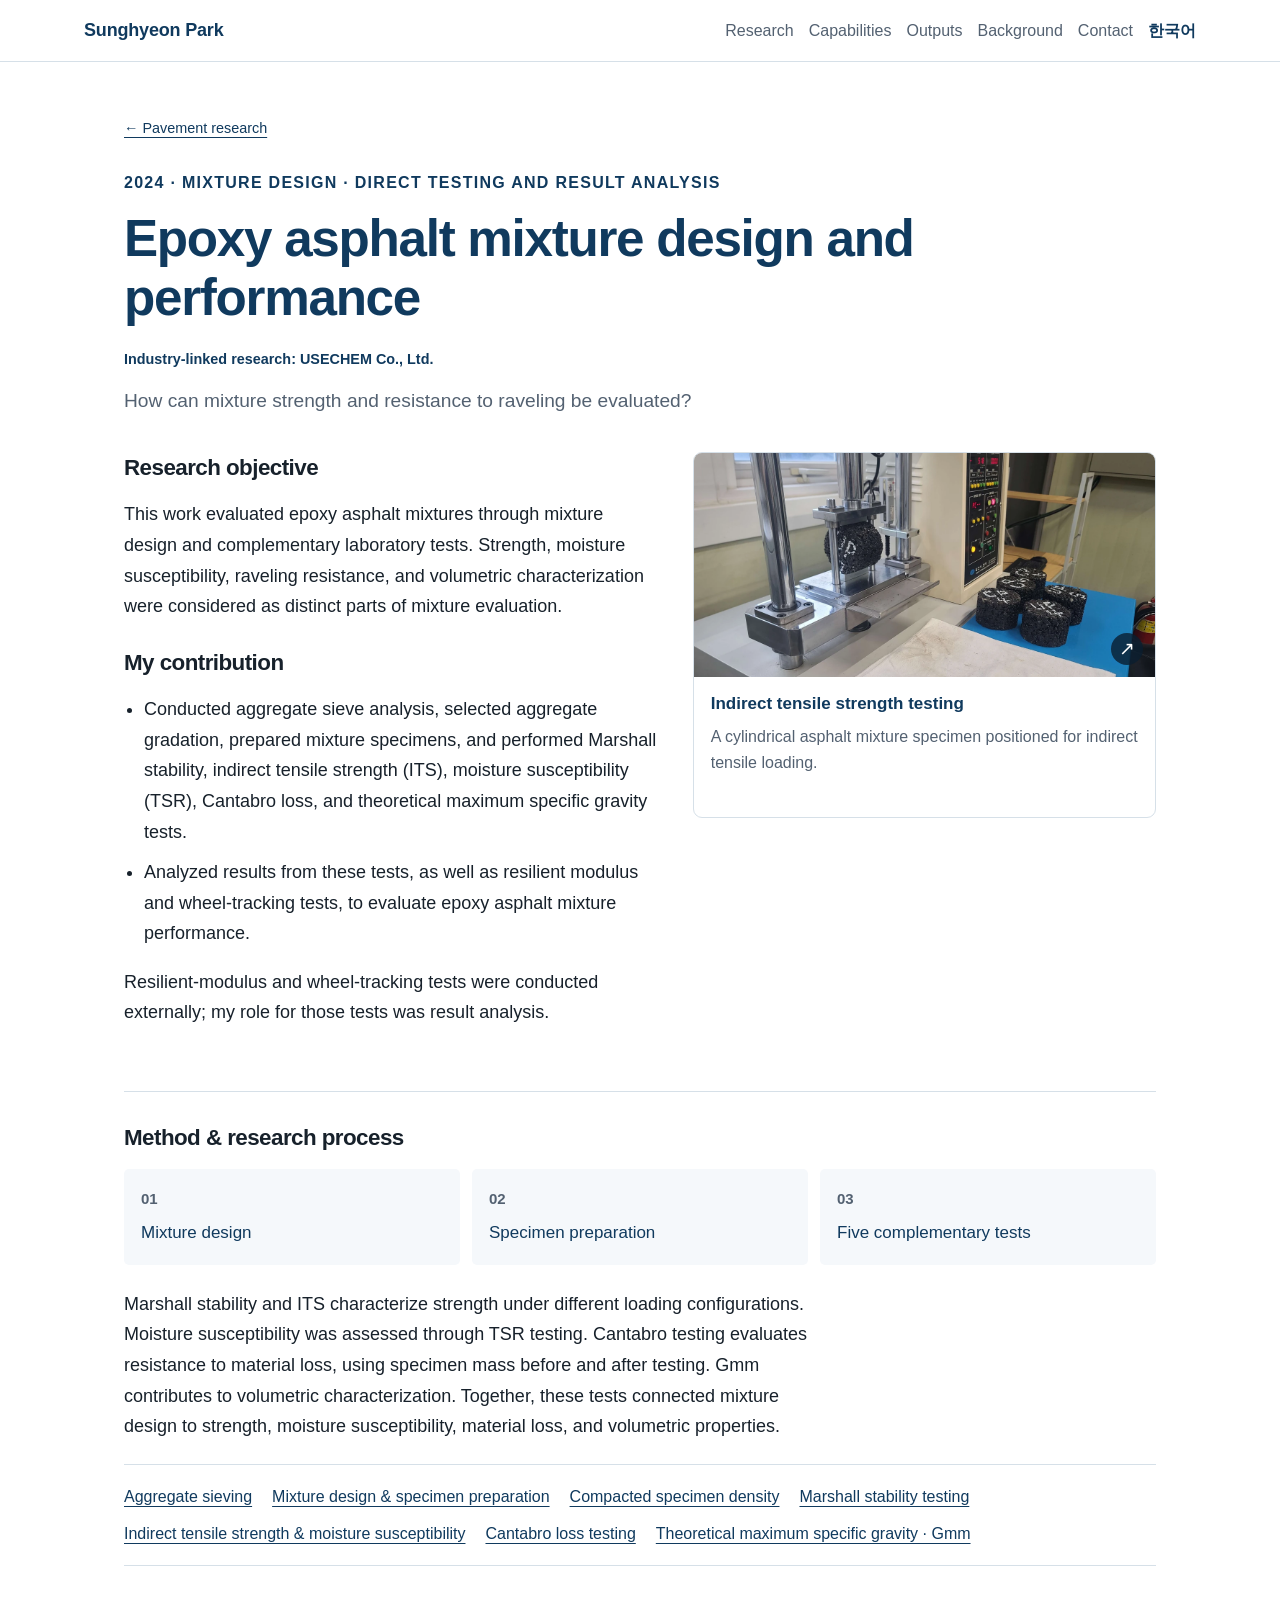
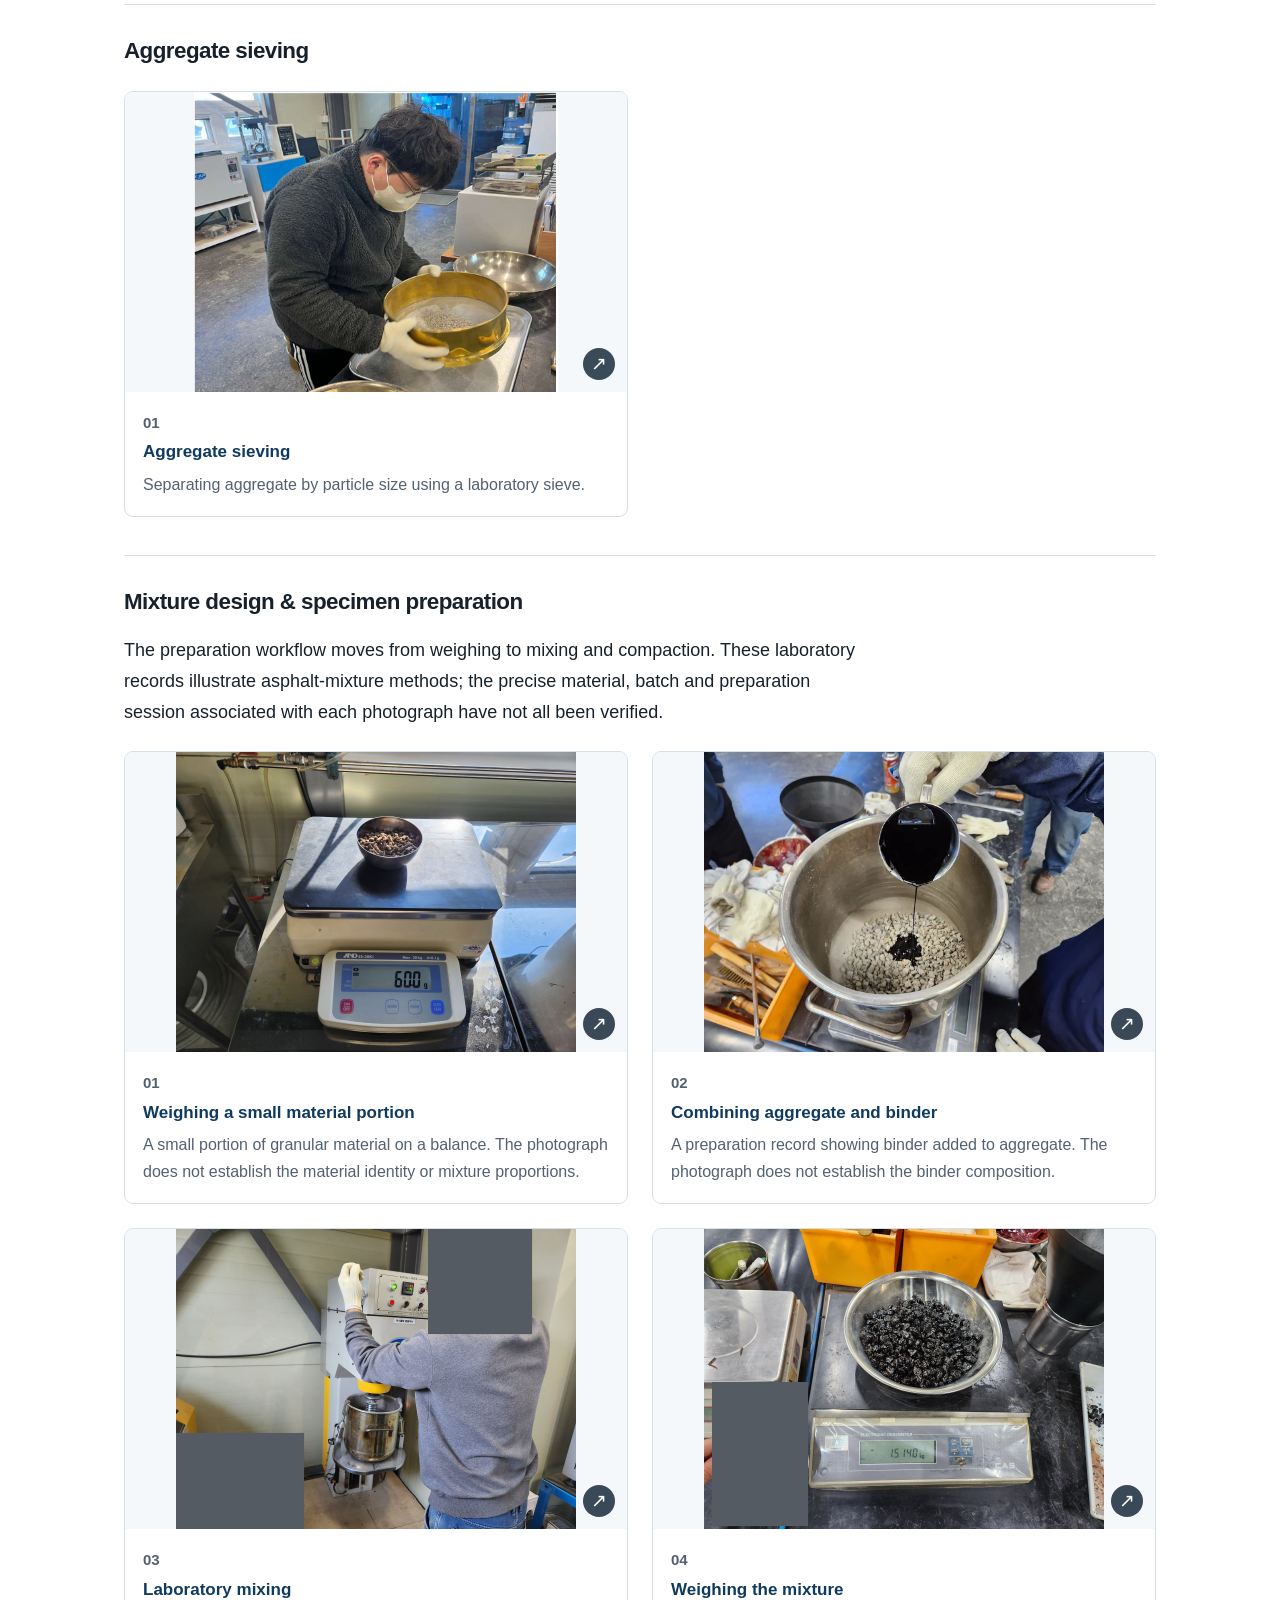
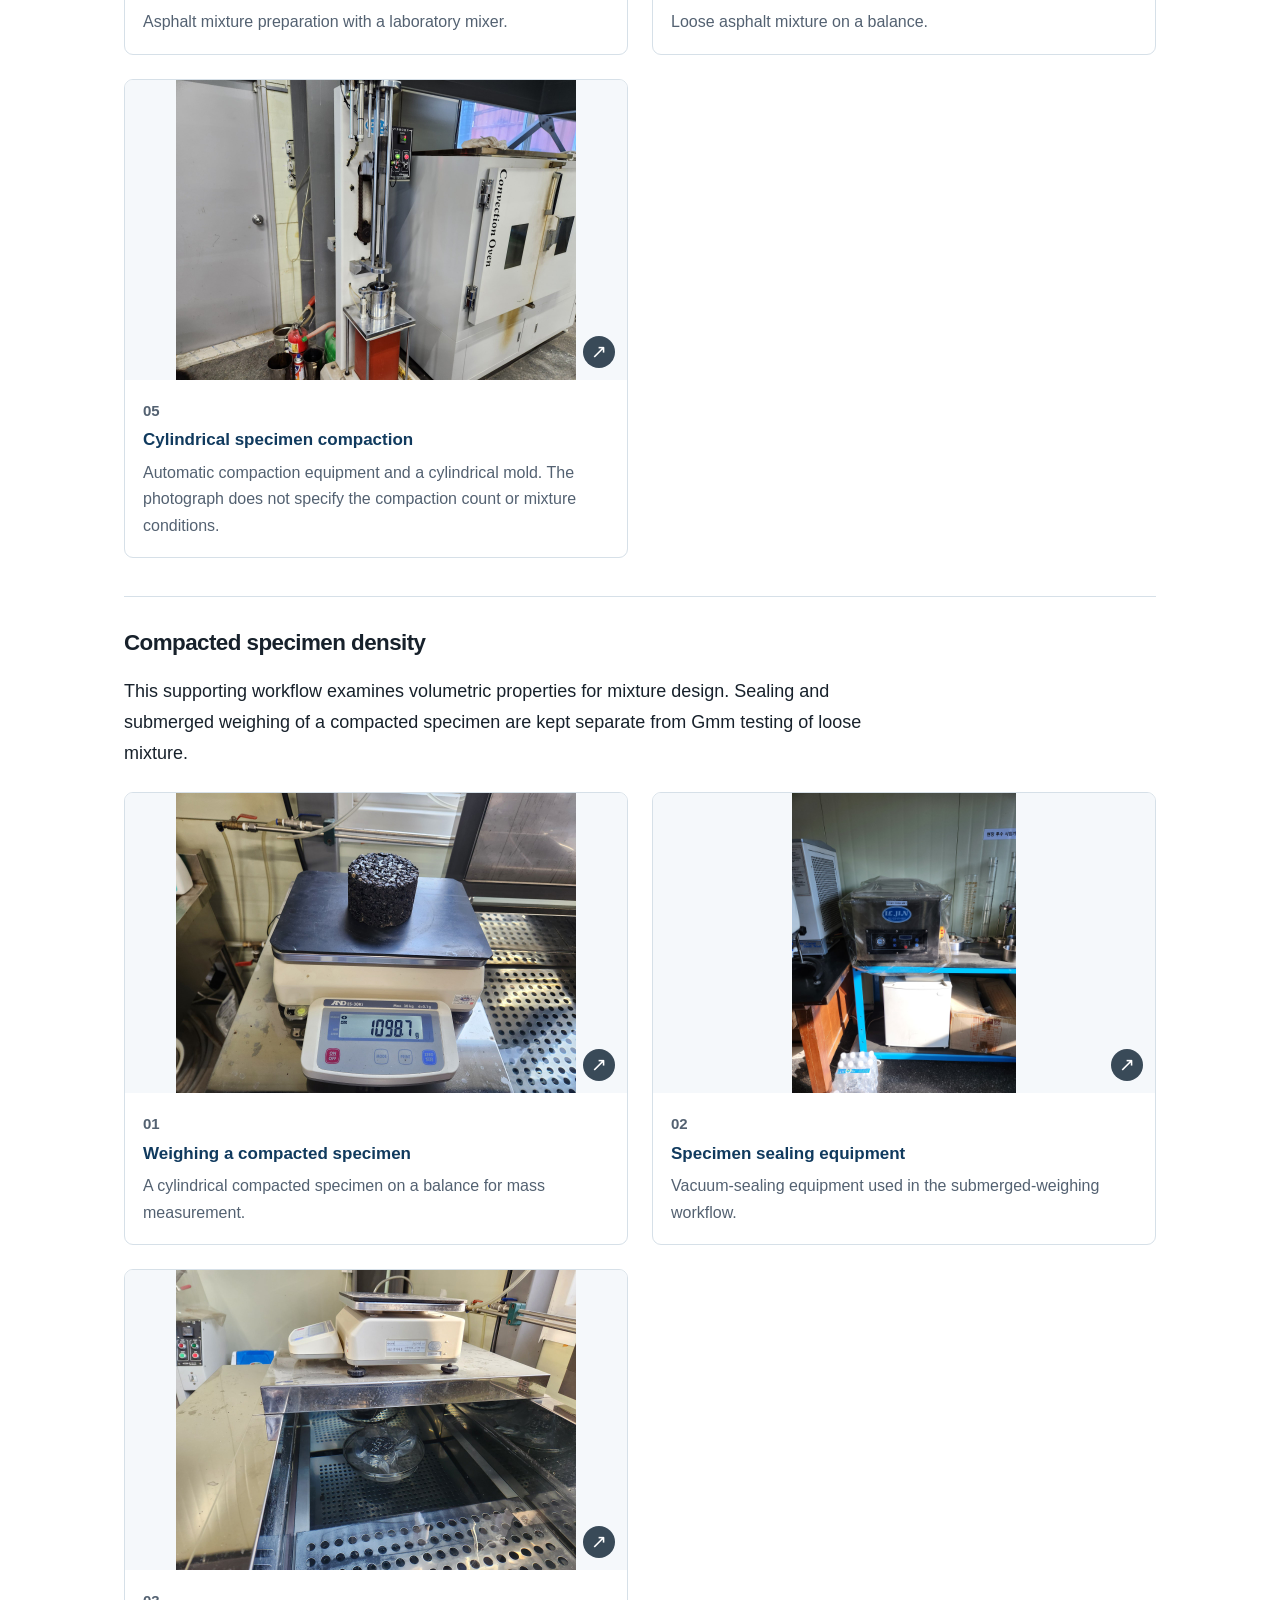
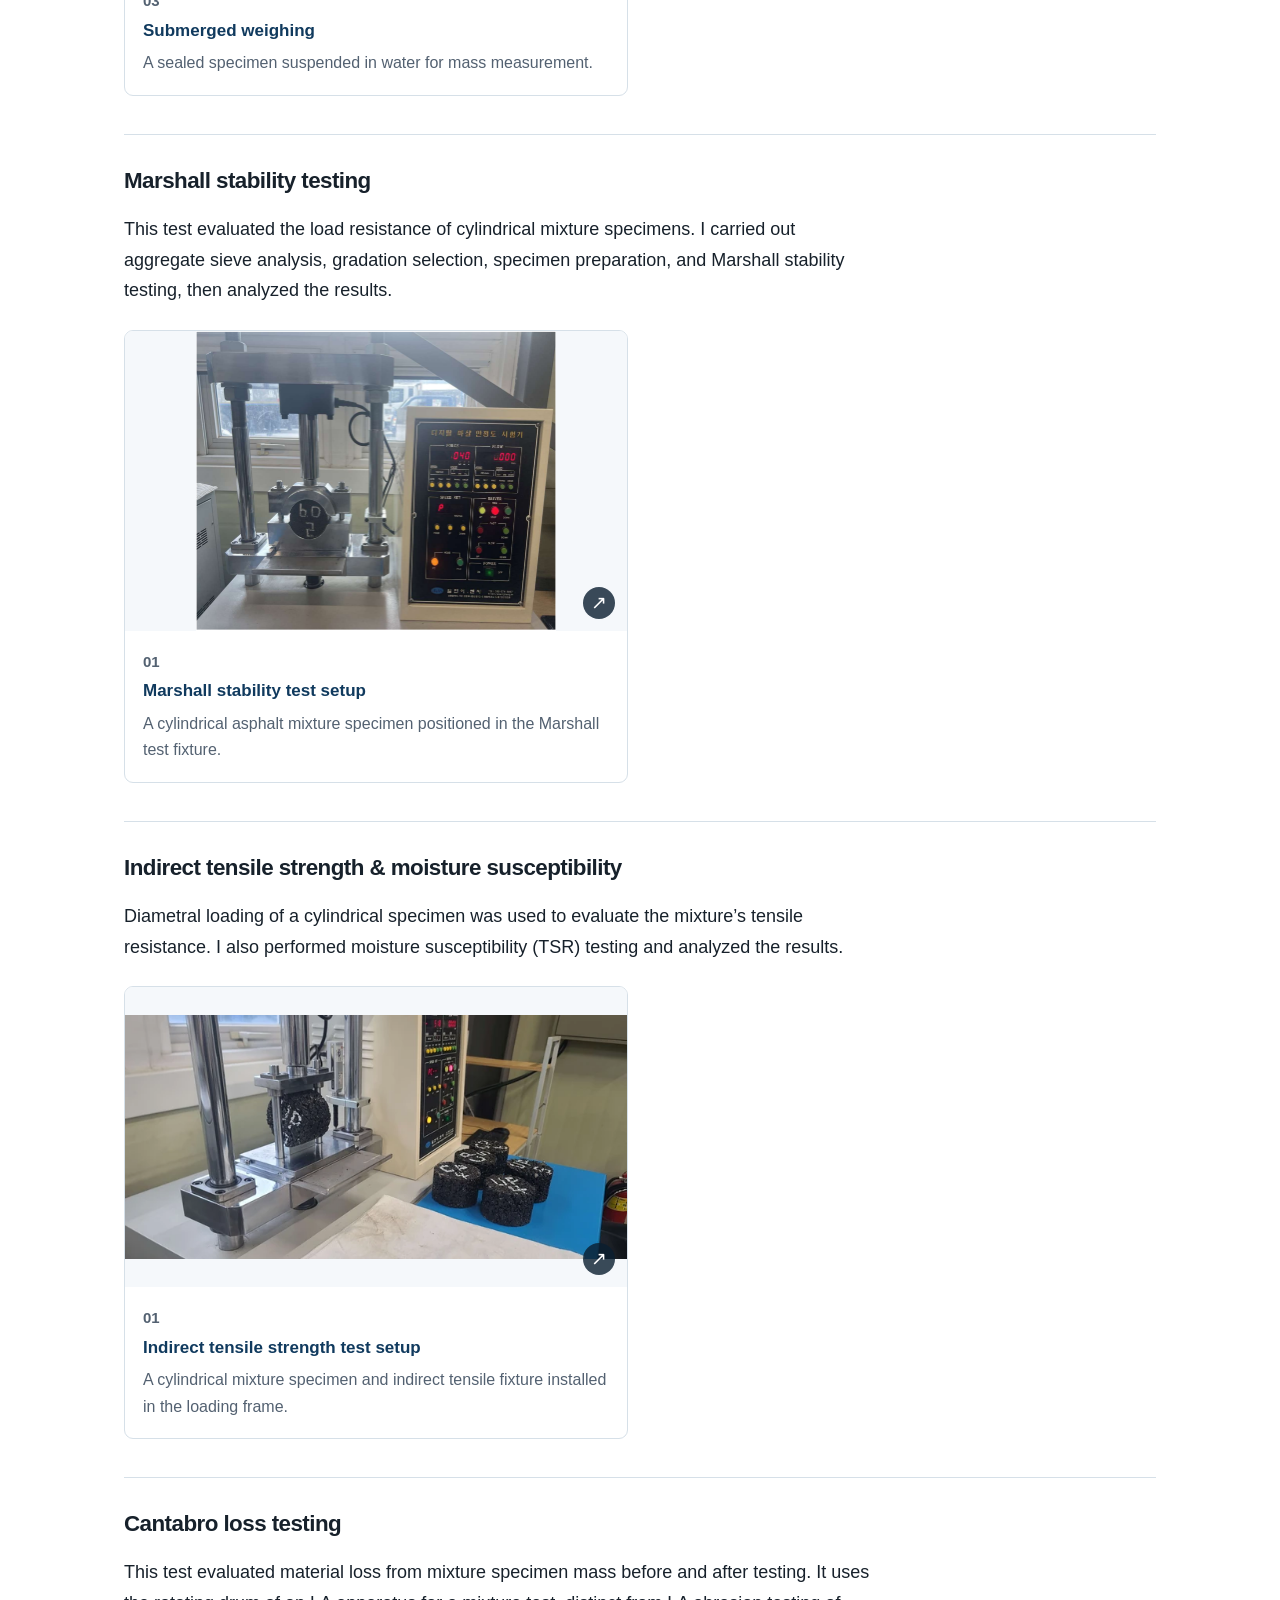
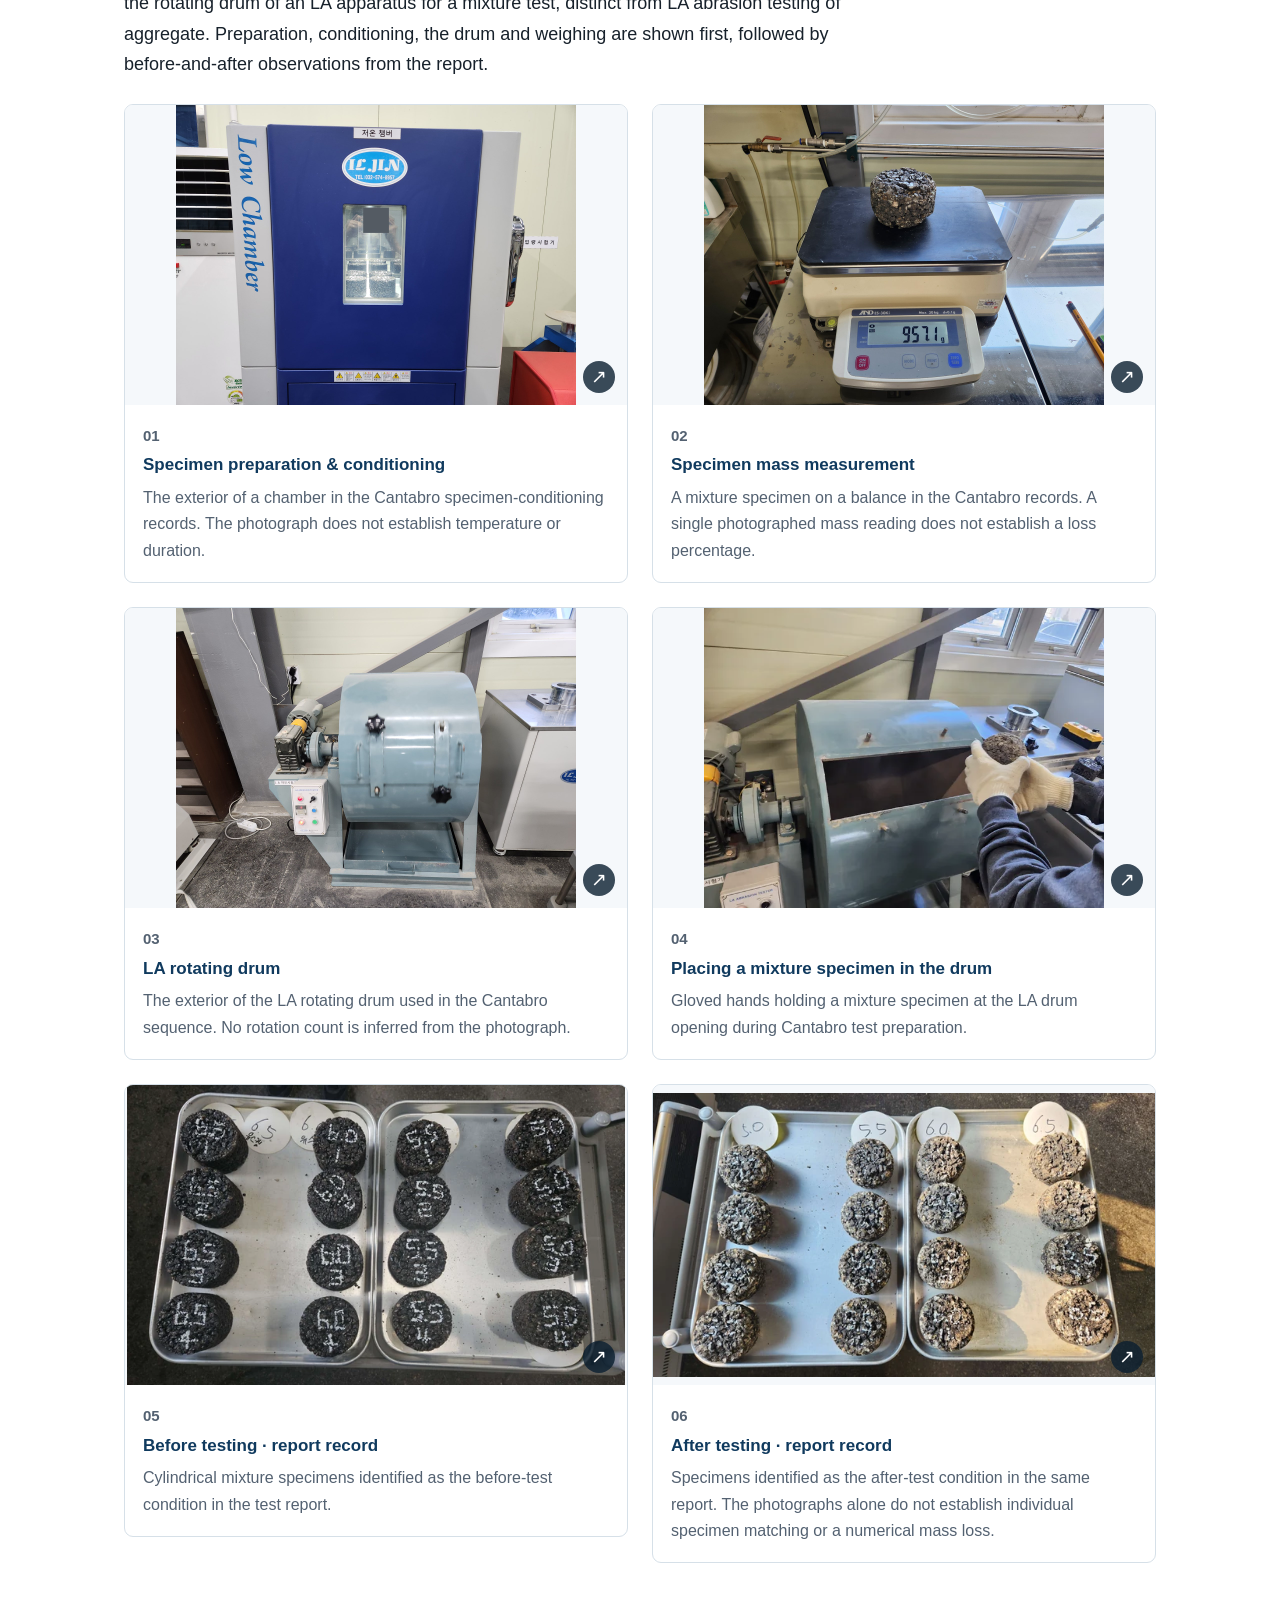
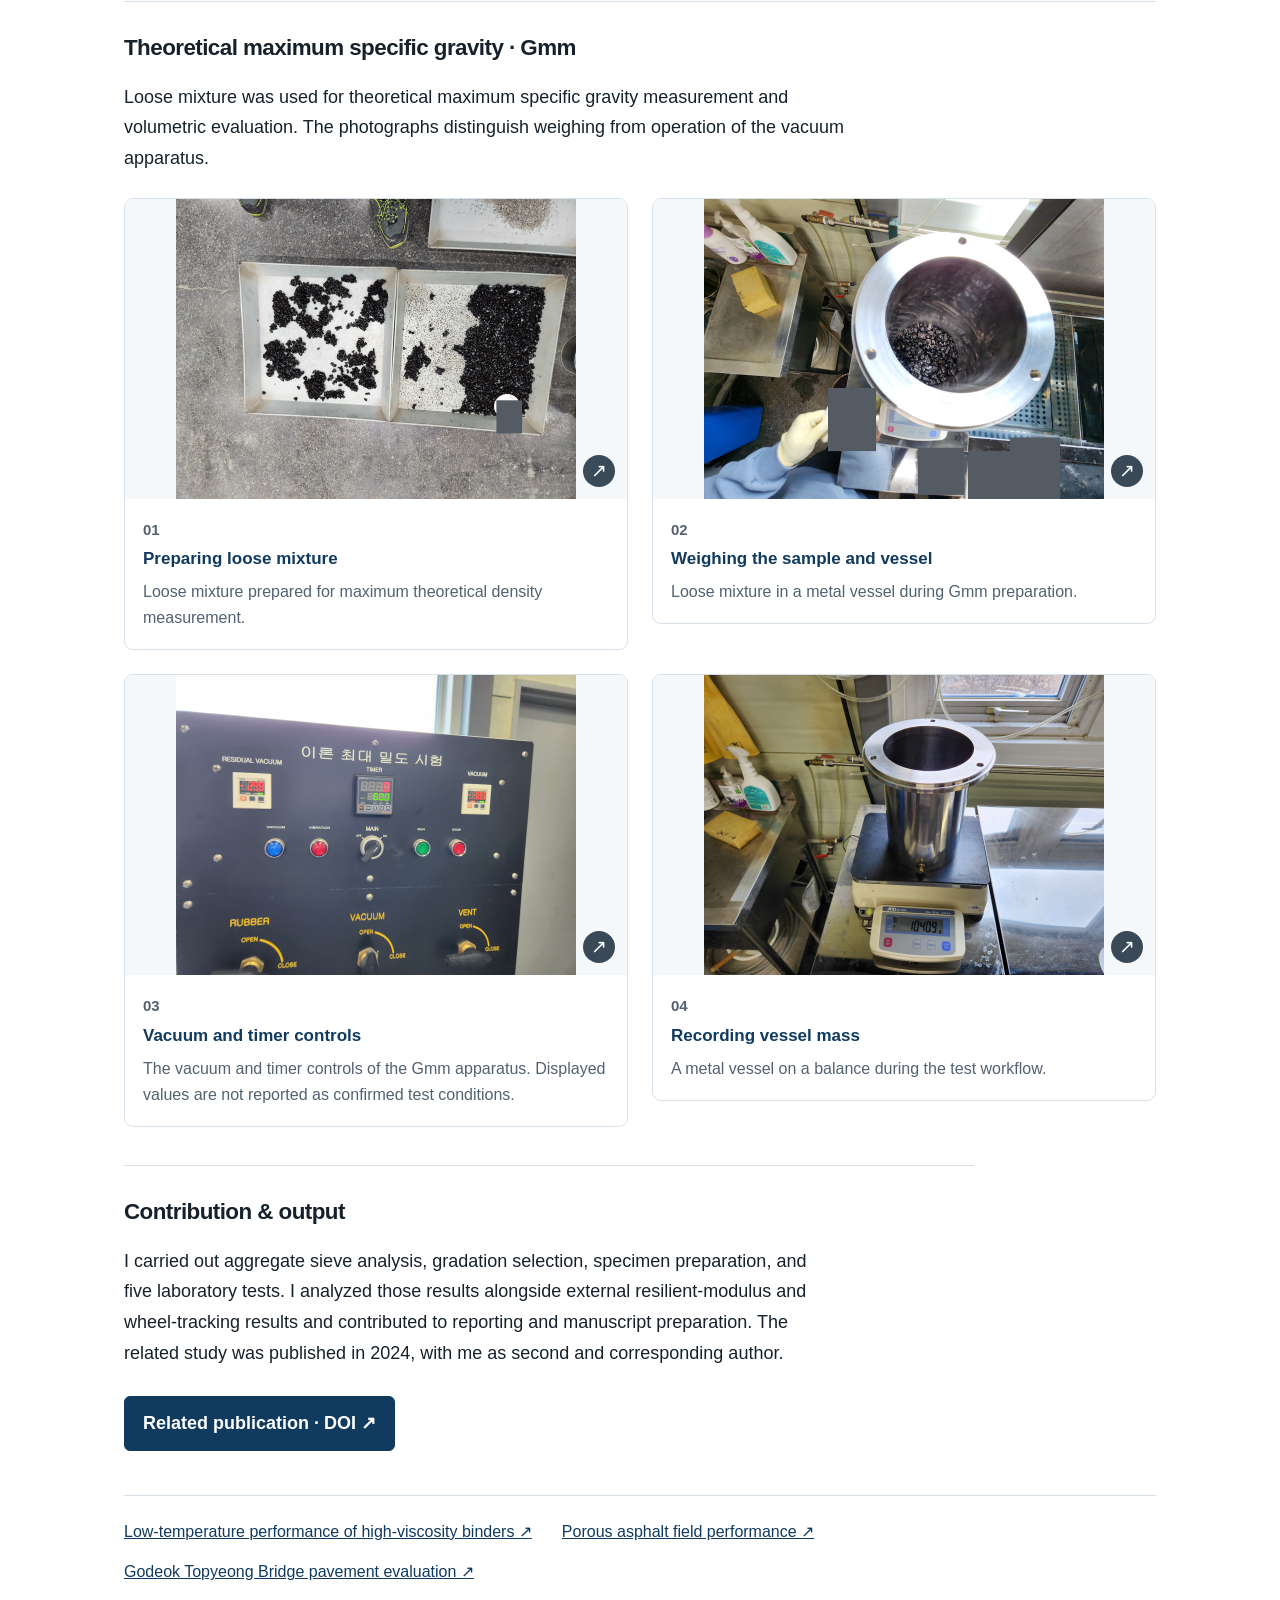
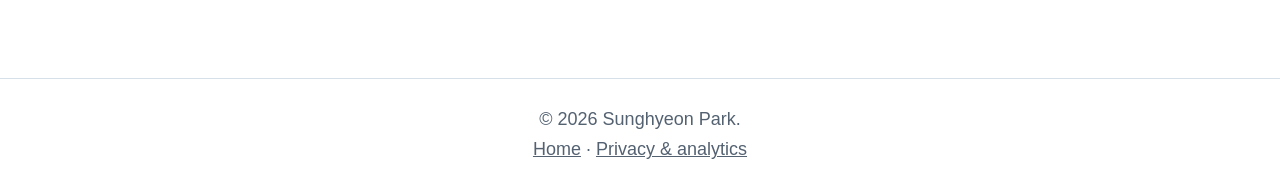
<file: epoxy-asphalt.html>
<!DOCTYPE html>
<html lang="en"><head><meta charset="utf-8"><meta name="viewport" content="width=device-width, initial-scale=1">
<title>Epoxy asphalt mixture design and performance | Sunghyeon Park</title><meta name="description" content="Conducted aggregate sieve analysis, selected gradation, prepared specimens, performed five laboratory tests, and analyzed these and external resilient-modulus and wheel-tracking results.">
<link rel="canonical" href="https://sunghyeonpark-engineering.github.io/epoxy-asphalt.html">
<link rel="alternate" hreflang="en" href="https://sunghyeonpark-engineering.github.io/epoxy-asphalt.html"><link rel="alternate" hreflang="ko" href="https://sunghyeonpark-engineering.github.io/epoxy-asphalt-ko.html">
<link rel="alternate" hreflang="x-default" href="https://sunghyeonpark-engineering.github.io/epoxy-asphalt.html">
<meta property="og:type" content="website"><meta property="og:title" content="Epoxy asphalt mixture design and performance | Sunghyeon Park"><meta property="og:description" content="Conducted aggregate sieve analysis, selected gradation, prepared specimens, performed five laboratory tests, and analyzed these and external resilient-modulus and wheel-tracking results.">
<meta property="og:url" content="https://sunghyeonpark-engineering.github.io/epoxy-asphalt.html"><meta property="og:locale" content="en_US">
<meta property="og:image" content="https://sunghyeonpark-engineering.github.io/assets/portfolio-share.png"><meta property="og:image:width" content="1200"><meta property="og:image:height" content="630"><meta property="og:image:alt" content="Sunghyeon Park — pavement materials research portfolio">
<meta name="twitter:card" content="summary_large_image"><meta name="twitter:title" content="Epoxy asphalt mixture design and performance | Sunghyeon Park"><meta name="twitter:description" content="Conducted aggregate sieve analysis, selected gradation, prepared specimens, performed five laboratory tests, and analyzed these and external resilient-modulus and wheel-tracking results."><meta name="twitter:image" content="https://sunghyeonpark-engineering.github.io/assets/portfolio-share.png">
<link rel="icon" type="image/svg+xml" href="assets/favicon.svg"><link rel="stylesheet" href="styles.css?v=20261010-readable">
<script defer src="analytics.js?v=20261016-privacy"></script><script defer src="photos.js?v=20261008"></script>
<script type="application/ld+json">{"@context": "https://schema.org", "@type": "Person", "name": "Sunghyeon Park", "url": "https://sunghyeonpark-engineering.github.io/", "image": "https://sunghyeonpark-engineering.github.io/assets/photos/sung-hyeon-park-900.webp", "sameAs": ["https://www.linkedin.com/in/sunghyeon-park/"], "alumniOf": {"@type": "CollegeOrUniversity", "name": "Seoul National University of Science and Technology"}, "knowsAbout": ["Pavement materials", "Asphalt mixtures", "Low-temperature performance", "Field pavement performance"]}</script><link rel="stylesheet" href="research-process.css?v=20261019"></head><body class="detail-page portfolio-readable"><a class="skip-link" href="#main-content">Skip to main content</a><header class="site-header"><nav class="nav" aria-label="Primary navigation"><a class="logo" href="index.html">Sunghyeon Park</a><div class="nav-links"><a href="index.html#research-photos">Research</a><a href="index.html#methods">Capabilities</a><a href="index.html#outputs">Outputs</a><a href="index.html#professional">Background</a><a href="index.html#cv-contact">Contact</a><a class="language-link" href="epoxy-asphalt-ko.html" hreflang="ko" lang="ko">한국어</a></div></nav></header><main id="main-content" class="detail-main"><header class="detail-heading"><a class="back-link" href="index.html#research-photos">← Pavement research</a><p class="eyebrow">2024 · Mixture design · Direct testing and result analysis</p><h1>Epoxy asphalt mixture design and performance</h1><p class="meta-line">Industry-linked research: USECHEM Co., Ltd.</p><p class="detail-question">How can mixture strength and resistance to raveling be evaluated?</p></header><section class="detail-overview"><div><h2>Research objective</h2><p>This work evaluated epoxy asphalt mixtures through mixture design and complementary laboratory tests. Strength, moisture susceptibility, raveling resistance, and volumetric characterization were considered as distinct parts of mixture evaluation.</p><h2>My contribution</h2><ul><li>Conducted aggregate sieve analysis, selected aggregate gradation, prepared mixture specimens, and performed Marshall stability, indirect tensile strength (ITS), moisture susceptibility (TSR), Cantabro loss, and theoretical maximum specific gravity tests.</li><li>Analyzed results from these tests, as well as resilient modulus and wheel-tracking tests, to evaluate epoxy asphalt mixture performance.</li></ul><p>Resilient-modulus and wheel-tracking tests were conducted externally; my role for those tests was result analysis.</p></div><figure class="research-photo">
<a aria-label="View larger image: Indirect tensile strength testing" class="photo-link" href="assets/photos/epoxy-strength-v2-1280.webp">
<img alt="Cylindrical asphalt specimen and indirect tensile test fixture in a loading frame" decoding="async" height="1943" loading="lazy" sizes="(max-width: 680px) calc(100vw - 36px), 780px" src="assets/photos/epoxy-strength-v2-640.webp" srcset="assets/photos/epoxy-strength-v2-640.webp 640w, assets/photos/epoxy-strength-v2-1280.webp 1280w" width="4000"/>
<span aria-hidden="true" class="photo-expand">↗</span>
</a>
<figcaption><h3>Indirect tensile strength testing</h3><p>A cylindrical asphalt mixture specimen positioned for indirect tensile loading.</p></figcaption>
</figure></section><section class="detail-method"><h2>Method & research process</h2><ol class="method-flow"><li><span>01</span>Mixture design</li><li><span>02</span>Specimen preparation</li><li><span>03</span>Five complementary tests</li></ol><p>Marshall stability and ITS characterize strength under different loading configurations. Moisture susceptibility was assessed through TSR testing. Cantabro testing evaluates resistance to material loss, using specimen mass before and after testing. Gmm contributes to volumetric characterization. Together, these tests connected mixture design to strength, moisture susceptibility, material loss, and volumetric properties.</p></section><nav class="process-navigation" aria-label="Jump to a test"><a href="#aggregate-sieving">Aggregate sieving</a><a href="#preparation">Mixture design &amp; specimen preparation</a><a href="#density">Compacted specimen density</a><a href="#marshall">Marshall stability testing</a><a href="#its">Indirect tensile strength &amp; moisture susceptibility</a><a href="#cantabro">Cantabro loss testing</a><a href="#gmm">Theoretical maximum specific gravity · Gmm</a></nav><section class="detail-evidence test-process" id="aggregate-sieving"><h2>Aggregate sieving</h2><div class="process-photo-grid"><figure class="research-photo" data-source-photo="R0002_DOC06_p44_photo2"><a class="photo-link" href="assets/photos/aggregate-sieving-20261019-1081.png" aria-label="Enlarge photograph: Aggregate sieving"><img src="assets/photos/aggregate-sieving-20261019-480.webp" srcset="assets/photos/aggregate-sieving-20261019-480.webp 480w, assets/photos/aggregate-sieving-20261019-1081.png 1081w" sizes="(max-width:680px) calc(100vw - 36px), 500px" width="1081" height="892" loading="lazy" decoding="async" alt="Sunghyeon Park carrying out aggregate sieving in the laboratory"><span class="photo-expand" aria-hidden="true">↗</span></a><figcaption><span class="step-label">01</span><h3>Aggregate sieving</h3><p>Separating aggregate by particle size using a laboratory sieve.</p></figcaption></figure></div></section><section class="detail-evidence test-process" id="preparation"><h2>Mixture design &amp; specimen preparation</h2><p>The preparation workflow moves from weighing to mixing and compaction. These laboratory records illustrate asphalt-mixture methods; the precise material, batch and preparation session associated with each photograph have not all been verified.</p><div class="process-photo-grid"><figure class="research-photo" data-source-photo="012-weigh"><a class="photo-link" href="assets/research-gallery/012-weigh-1600.jpg" aria-label="Enlarge photograph: Weighing a small material portion"><img src="assets/research-gallery/012-weigh-480.webp" srcset="assets/research-gallery/012-weigh-480.webp 480w, assets/research-gallery/012-weigh-1600.jpg 1600w" sizes="(max-width:680px) calc(100vw - 36px), 500px" width="1600" height="1200" loading="lazy" decoding="async" alt="Weighing a small material portion"><span class="photo-expand" aria-hidden="true">↗</span></a><figcaption><span class="step-label">01</span><h3>Weighing a small material portion</h3><p>A small portion of granular material on a balance. The photograph does not establish the material identity or mixture proportions.</p></figcaption></figure><figure class="research-photo" data-source-photo="asphalt-mixture-preparation"><a class="photo-link" href="assets/photos/asphalt-mixture-preparation-1280.webp" aria-label="Enlarge photograph: Combining aggregate and binder"><img src="assets/photos/asphalt-mixture-preparation-640.webp" srcset="assets/photos/asphalt-mixture-preparation-640.webp 640w, assets/photos/asphalt-mixture-preparation-1280.webp 1280w" sizes="(max-width:680px) calc(100vw - 36px), 500px" width="1280" height="960" loading="lazy" decoding="async" alt="Combining aggregate and binder"><span class="photo-expand" aria-hidden="true">↗</span></a><figcaption><span class="step-label">02</span><h3>Combining aggregate and binder</h3><p>A preparation record showing binder added to aggregate. The photograph does not establish the binder composition.</p></figcaption></figure><figure class="research-photo" data-source-photo="019-mix"><a class="photo-link" href="assets/research-gallery/019-mix-1600.jpg" aria-label="Enlarge photograph: Laboratory mixing"><img src="assets/research-gallery/019-mix-480.webp" srcset="assets/research-gallery/019-mix-480.webp 480w, assets/research-gallery/019-mix-1600.jpg 1600w" sizes="(max-width:680px) calc(100vw - 36px), 500px" width="1600" height="1200" loading="lazy" decoding="async" alt="Laboratory mixing"><span class="photo-expand" aria-hidden="true">↗</span></a><figcaption><span class="step-label">03</span><h3>Laboratory mixing</h3><p>Asphalt mixture preparation with a laboratory mixer.</p></figcaption></figure><figure class="research-photo" data-source-photo="008-weigh"><a class="photo-link" href="assets/research-gallery/008-weigh-1600.jpg" aria-label="Enlarge photograph: Weighing the mixture"><img src="assets/research-gallery/008-weigh-480.webp" srcset="assets/research-gallery/008-weigh-480.webp 480w, assets/research-gallery/008-weigh-1600.jpg 1600w" sizes="(max-width:680px) calc(100vw - 36px), 500px" width="1600" height="1200" loading="lazy" decoding="async" alt="Weighing the mixture"><span class="photo-expand" aria-hidden="true">↗</span></a><figcaption><span class="step-label">04</span><h3>Weighing the mixture</h3><p>Loose asphalt mixture on a balance.</p></figcaption></figure><figure class="research-photo" data-source-photo="021-compact"><a class="photo-link" href="assets/research-gallery/021-compact-1600.jpg" aria-label="Enlarge photograph: Cylindrical specimen compaction"><img src="assets/research-gallery/021-compact-480.webp" srcset="assets/research-gallery/021-compact-480.webp 480w, assets/research-gallery/021-compact-1600.jpg 1600w" sizes="(max-width:680px) calc(100vw - 36px), 500px" width="1600" height="1200" loading="lazy" decoding="async" alt="Cylindrical specimen compaction"><span class="photo-expand" aria-hidden="true">↗</span></a><figcaption><span class="step-label">05</span><h3>Cylindrical specimen compaction</h3><p>Automatic compaction equipment and a cylindrical mold. The photograph does not specify the compaction count or mixture conditions.</p></figcaption></figure></div></section><section class="detail-evidence test-process" id="density"><h2>Compacted specimen density</h2><p>This supporting workflow examines volumetric properties for mixture design. Sealing and submerged weighing of a compacted specimen are kept separate from Gmm testing of loose mixture.</p><div class="process-photo-grid"><figure class="research-photo" data-source-photo="085-density"><a class="photo-link" href="assets/research-gallery/085-density-1600.jpg" aria-label="Enlarge photograph: Weighing a compacted specimen"><img src="assets/research-gallery/085-density-480.webp" srcset="assets/research-gallery/085-density-480.webp 480w, assets/research-gallery/085-density-1600.jpg 1600w" sizes="(max-width:680px) calc(100vw - 36px), 500px" width="1600" height="1200" loading="lazy" decoding="async" alt="Weighing a compacted specimen"><span class="photo-expand" aria-hidden="true">↗</span></a><figcaption><span class="step-label">01</span><h3>Weighing a compacted specimen</h3><p>A cylindrical compacted specimen on a balance for mass measurement.</p></figcaption></figure><figure class="research-photo" data-source-photo="083-density"><a class="photo-link" href="assets/research-gallery/083-density-1600.jpg" aria-label="Enlarge photograph: Specimen sealing equipment"><img src="assets/research-gallery/083-density-480.webp" srcset="assets/research-gallery/083-density-480.webp 360w, assets/research-gallery/083-density-1600.jpg 1200w" sizes="(max-width:680px) calc(100vw - 36px), 500px" width="1200" height="1600" loading="lazy" decoding="async" alt="Specimen sealing equipment"><span class="photo-expand" aria-hidden="true">↗</span></a><figcaption><span class="step-label">02</span><h3>Specimen sealing equipment</h3><p>Vacuum-sealing equipment used in the submerged-weighing workflow.</p></figcaption></figure><figure class="research-photo" data-source-photo="082-density"><a class="photo-link" href="assets/research-gallery/082-density-1600.jpg" aria-label="Enlarge photograph: Submerged weighing"><img src="assets/research-gallery/082-density-480.webp" srcset="assets/research-gallery/082-density-480.webp 480w, assets/research-gallery/082-density-1600.jpg 1600w" sizes="(max-width:680px) calc(100vw - 36px), 500px" width="1600" height="1200" loading="lazy" decoding="async" alt="Submerged weighing"><span class="photo-expand" aria-hidden="true">↗</span></a><figcaption><span class="step-label">03</span><h3>Submerged weighing</h3><p>A sealed specimen suspended in water for mass measurement.</p></figcaption></figure></div></section><section class="detail-evidence test-process" id="marshall"><h2>Marshall stability testing</h2><p>This test evaluated the load resistance of cylindrical mixture specimens. I carried out aggregate sieve analysis, gradation selection, specimen preparation, and Marshall stability testing, then analyzed the results.</p><div class="process-photo-grid"><figure class="research-photo" data-source-photo="R0015_DOC06_p46_photo15"><a class="photo-link" href="assets/photos/marshall-stability-20261019-1441.png" aria-label="Enlarge photograph: Marshall stability test setup"><img src="assets/photos/marshall-stability-20261019-480.webp" srcset="assets/photos/marshall-stability-20261019-480.webp 480w, assets/photos/marshall-stability-20261019-1441.png 1441w" sizes="(max-width:680px) calc(100vw - 36px), 500px" width="1441" height="1199" loading="lazy" decoding="async" alt="Cylindrical asphalt mixture specimen in the Marshall stability test fixture"><span class="photo-expand" aria-hidden="true">↗</span></a><figcaption><span class="step-label">01</span><h3>Marshall stability test setup</h3><p>A cylindrical asphalt mixture specimen positioned in the Marshall test fixture.</p></figcaption></figure></div></section><section class="detail-evidence test-process" id="its"><h2>Indirect tensile strength &amp; moisture susceptibility</h2><p>Diametral loading of a cylindrical specimen was used to evaluate the mixture’s tensile resistance. I also performed moisture susceptibility (TSR) testing and analyzed the results.</p><div class="process-photo-grid"><figure class="research-photo" data-source-photo="epoxy-strength-v2"><a class="photo-link" href="assets/photos/epoxy-strength-v2-1280.webp" aria-label="Enlarge photograph: Indirect tensile strength test setup"><img src="assets/photos/epoxy-strength-v2-640.webp" srcset="assets/photos/epoxy-strength-v2-640.webp 640w, assets/photos/epoxy-strength-v2-1280.webp 1280w" sizes="(max-width:680px) calc(100vw - 36px), 500px" width="1280" height="622" loading="lazy" decoding="async" alt="Indirect tensile strength test setup"><span class="photo-expand" aria-hidden="true">↗</span></a><figcaption><span class="step-label">01</span><h3>Indirect tensile strength test setup</h3><p>A cylindrical mixture specimen and indirect tensile fixture installed in the loading frame.</p></figcaption></figure></div></section><section class="detail-evidence test-process" id="cantabro"><h2>Cantabro loss testing</h2><p>This test evaluated material loss from mixture specimen mass before and after testing. It uses the rotating drum of an LA apparatus for a mixture test, distinct from LA abrasion testing of aggregate. Preparation, conditioning, the drum and weighing are shown first, followed by before-and-after observations from the report.</p><div class="process-photo-grid"><figure class="research-photo" data-source-photo="119-cant-cond"><a class="photo-link" href="assets/research-gallery/119-cant-cond-1600.jpg" aria-label="Enlarge photograph: Specimen preparation &amp; conditioning"><img src="assets/research-gallery/119-cant-cond-480.webp" srcset="assets/research-gallery/119-cant-cond-480.webp 480w, assets/research-gallery/119-cant-cond-1600.jpg 1600w" sizes="(max-width:680px) calc(100vw - 36px), 500px" width="1600" height="1200" loading="lazy" decoding="async" alt="Specimen preparation &amp; conditioning"><span class="photo-expand" aria-hidden="true">↗</span></a><figcaption><span class="step-label">01</span><h3>Specimen preparation &amp; conditioning</h3><p>The exterior of a chamber in the Cantabro specimen-conditioning records. The photograph does not establish temperature or duration.</p></figcaption></figure><figure class="research-photo" data-source-photo="112-cant-weigh"><a class="photo-link" href="assets/research-gallery/112-cant-weigh-1600.jpg" aria-label="Enlarge photograph: Specimen mass measurement"><img src="assets/research-gallery/112-cant-weigh-480.webp" srcset="assets/research-gallery/112-cant-weigh-480.webp 480w, assets/research-gallery/112-cant-weigh-1600.jpg 1600w" sizes="(max-width:680px) calc(100vw - 36px), 500px" width="1600" height="1200" loading="lazy" decoding="async" alt="Specimen mass measurement"><span class="photo-expand" aria-hidden="true">↗</span></a><figcaption><span class="step-label">02</span><h3>Specimen mass measurement</h3><p>A mixture specimen on a balance in the Cantabro records. A single photographed mass reading does not establish a loss percentage.</p></figcaption></figure><figure class="research-photo" data-source-photo="106-cantabro"><a class="photo-link" href="assets/research-gallery/106-cantabro-1600.jpg" aria-label="Enlarge photograph: LA rotating drum"><img src="assets/research-gallery/106-cantabro-480.webp" srcset="assets/research-gallery/106-cantabro-480.webp 480w, assets/research-gallery/106-cantabro-1600.jpg 1600w" sizes="(max-width:680px) calc(100vw - 36px), 500px" width="1600" height="1200" loading="lazy" decoding="async" alt="LA rotating drum"><span class="photo-expand" aria-hidden="true">↗</span></a><figcaption><span class="step-label">03</span><h3>LA rotating drum</h3><p>The exterior of the LA rotating drum used in the Cantabro sequence. No rotation count is inferred from the photograph.</p></figcaption></figure><figure class="research-photo" data-source-photo="rotating-drum-testing"><a class="photo-link" href="assets/photos/rotating-drum-testing-1280.webp" aria-label="Enlarge photograph: Placing a mixture specimen in the drum"><img src="assets/photos/rotating-drum-testing-640.webp" srcset="assets/photos/rotating-drum-testing-640.webp 640w, assets/photos/rotating-drum-testing-1280.webp 1280w" sizes="(max-width:680px) calc(100vw - 36px), 500px" width="1280" height="960" loading="lazy" decoding="async" alt="Placing a mixture specimen in the drum"><span class="photo-expand" aria-hidden="true">↗</span></a><figcaption><span class="step-label">04</span><h3>Placing a mixture specimen in the drum</h3><p>Gloved hands holding a mixture specimen at the LA drum opening during Cantabro test preparation.</p></figcaption></figure><figure class="research-photo" data-source-photo="cantabro-before-v2"><a class="photo-link" href="assets/photos/cantabro-before-v2-1280.webp" aria-label="Enlarge photograph: Before testing · report record"><img src="assets/photos/cantabro-before-v2-640.webp" srcset="assets/photos/cantabro-before-v2-640.webp 640w, assets/photos/cantabro-before-v2-1280.webp 1280w" sizes="(max-width:680px) calc(100vw - 36px), 500px" width="1280" height="770" loading="lazy" decoding="async" alt="Before testing · report record"><span class="photo-expand" aria-hidden="true">↗</span></a><figcaption><span class="step-label">05</span><h3>Before testing · report record</h3><p>Cylindrical mixture specimens identified as the before-test condition in the test report.</p></figcaption></figure><figure class="research-photo" data-source-photo="cantabro-after-v2"><a class="photo-link" href="assets/photos/cantabro-after-v2-1280.webp" aria-label="Enlarge photograph: After testing · report record"><img src="assets/photos/cantabro-after-v2-640.webp" srcset="assets/photos/cantabro-after-v2-640.webp 640w, assets/photos/cantabro-after-v2-1280.webp 1280w" sizes="(max-width:680px) calc(100vw - 36px), 500px" width="1280" height="726" loading="lazy" decoding="async" alt="After testing · report record"><span class="photo-expand" aria-hidden="true">↗</span></a><figcaption><span class="step-label">06</span><h3>After testing · report record</h3><p>Specimens identified as the after-test condition in the same report. The photographs alone do not establish individual specimen matching or a numerical mass loss.</p></figcaption></figure></div></section><section class="detail-evidence test-process" id="gmm"><h2>Theoretical maximum specific gravity · Gmm</h2><p>Loose mixture was used for theoretical maximum specific gravity measurement and volumetric evaluation. The photographs distinguish weighing from operation of the vacuum apparatus.</p><div class="process-photo-grid"><figure class="research-photo" data-source-photo="110-separate"><a class="photo-link" href="assets/research-gallery/110-separate-1600.jpg" aria-label="Enlarge photograph: Preparing loose mixture"><img src="assets/research-gallery/110-separate-480.webp" srcset="assets/research-gallery/110-separate-480.webp 480w, assets/research-gallery/110-separate-1600.jpg 1600w" sizes="(max-width:680px) calc(100vw - 36px), 500px" width="1600" height="1200" loading="lazy" decoding="async" alt="Preparing loose mixture"><span class="photo-expand" aria-hidden="true">↗</span></a><figcaption><span class="step-label">01</span><h3>Preparing loose mixture</h3><p>Loose mixture prepared for maximum theoretical density measurement.</p></figcaption></figure><figure class="research-photo" data-source-photo="117-maxd"><a class="photo-link" href="assets/research-gallery/117-maxd-1600.jpg" aria-label="Enlarge photograph: Weighing the sample and vessel"><img src="assets/research-gallery/117-maxd-480.webp" srcset="assets/research-gallery/117-maxd-480.webp 480w, assets/research-gallery/117-maxd-1600.jpg 1600w" sizes="(max-width:680px) calc(100vw - 36px), 500px" width="1600" height="1200" loading="lazy" decoding="async" alt="Weighing the sample and vessel"><span class="photo-expand" aria-hidden="true">↗</span></a><figcaption><span class="step-label">02</span><h3>Weighing the sample and vessel</h3><p>Loose mixture in a metal vessel during Gmm preparation.</p></figcaption></figure><figure class="research-photo" data-source-photo="114-maxd"><a class="photo-link" href="assets/research-gallery/114-maxd-1600.jpg" aria-label="Enlarge photograph: Vacuum and timer controls"><img src="assets/research-gallery/114-maxd-480.webp" srcset="assets/research-gallery/114-maxd-480.webp 480w, assets/research-gallery/114-maxd-1600.jpg 1600w" sizes="(max-width:680px) calc(100vw - 36px), 500px" width="1600" height="1200" loading="lazy" decoding="async" alt="Vacuum and timer controls"><span class="photo-expand" aria-hidden="true">↗</span></a><figcaption><span class="step-label">03</span><h3>Vacuum and timer controls</h3><p>The vacuum and timer controls of the Gmm apparatus. Displayed values are not reported as confirmed test conditions.</p></figcaption></figure><figure class="research-photo" data-source-photo="118-maxd"><a class="photo-link" href="assets/research-gallery/118-maxd-1600.jpg" aria-label="Enlarge photograph: Recording vessel mass"><img src="assets/research-gallery/118-maxd-480.webp" srcset="assets/research-gallery/118-maxd-480.webp 480w, assets/research-gallery/118-maxd-1600.jpg 1600w" sizes="(max-width:680px) calc(100vw - 36px), 500px" width="1600" height="1200" loading="lazy" decoding="async" alt="Recording vessel mass"><span class="photo-expand" aria-hidden="true">↗</span></a><figcaption><span class="step-label">04</span><h3>Recording vessel mass</h3><p>A metal vessel on a balance during the test workflow.</p></figcaption></figure></div></section><section class="detail-outcome"><h2>Contribution & output</h2><p>I carried out aggregate sieve analysis, gradation selection, specimen preparation, and five laboratory tests. I analyzed those results alongside external resilient-modulus and wheel-tracking results and contributed to reporting and manuscript preparation. The related study was published in 2024, with me as second and corresponding author.</p><a class="button primary" href="https://doi.org/10.22702/jkai.2024.14.2.26">Related publication · DOI ↗</a></section><nav class="related-research" aria-label="Related pavement research"><a href="low-temperature-binder.html">Low-temperature performance of high-viscosity binders ↗</a><a href="porous-asphalt-field.html">Porous asphalt field performance ↗</a><a href="mastic-asphalt-overlay.html">Godeok Topyeong Bridge pavement evaluation ↗</a></nav></main><footer class="site-footer"><p>© 2026 Sunghyeon Park.</p><p><a href="index.html">Home</a> · <a href="privacy.html">Privacy & analytics</a></p></footer></body></html>
</file>
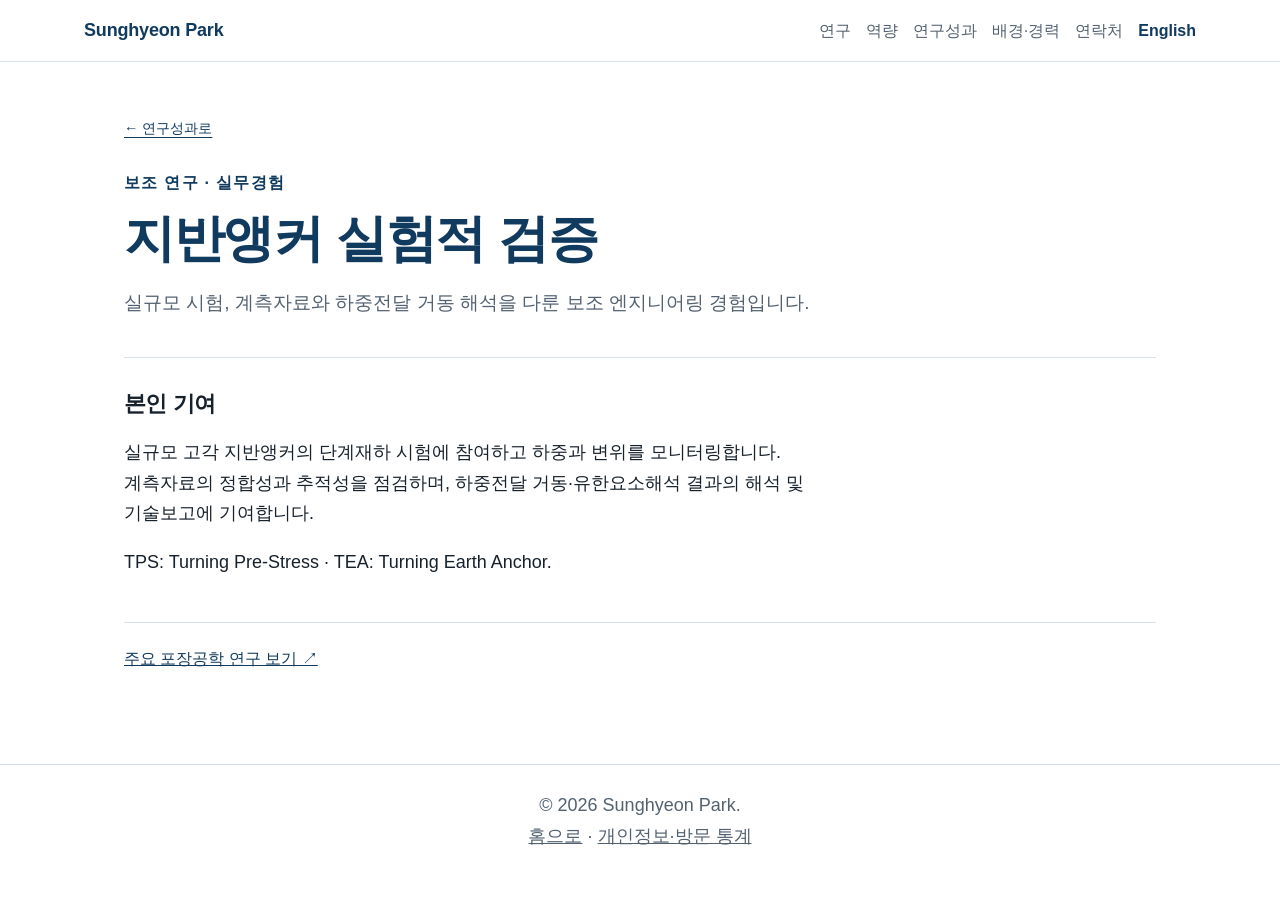
<file: ground-anchor-validation-ko.html>
<!DOCTYPE html>
<html lang="ko"><head><meta charset="utf-8"><meta name="viewport" content="width=device-width, initial-scale=1">
<title>지반앵커 실험적 검증 | Sunghyeon Park</title><meta name="description" content="실규모 시험, 계측자료와 하중전달 거동 해석을 다룬 보조 엔지니어링 경험입니다.">
<link rel="canonical" href="https://sunghyeonpark-engineering.github.io/ground-anchor-validation-ko.html">
<link rel="alternate" hreflang="ko" href="https://sunghyeonpark-engineering.github.io/ground-anchor-validation-ko.html"><link rel="alternate" hreflang="en" href="https://sunghyeonpark-engineering.github.io/ground-anchor-validation.html">
<link rel="alternate" hreflang="x-default" href="https://sunghyeonpark-engineering.github.io/ground-anchor-validation.html">
<meta property="og:type" content="website"><meta property="og:title" content="지반앵커 실험적 검증 | Sunghyeon Park"><meta property="og:description" content="실규모 시험, 계측자료와 하중전달 거동 해석을 다룬 보조 엔지니어링 경험입니다.">
<meta property="og:url" content="https://sunghyeonpark-engineering.github.io/ground-anchor-validation-ko.html"><meta property="og:locale" content="ko_KR">
<meta property="og:image" content="https://sunghyeonpark-engineering.github.io/assets/portfolio-share.png"><meta property="og:image:width" content="1200"><meta property="og:image:height" content="630"><meta property="og:image:alt" content="Sunghyeon Park — pavement materials research portfolio">
<meta name="twitter:card" content="summary_large_image"><meta name="twitter:title" content="지반앵커 실험적 검증 | Sunghyeon Park"><meta name="twitter:description" content="실규모 시험, 계측자료와 하중전달 거동 해석을 다룬 보조 엔지니어링 경험입니다."><meta name="twitter:image" content="https://sunghyeonpark-engineering.github.io/assets/portfolio-share.png">
<link rel="icon" type="image/svg+xml" href="assets/favicon.svg"><link rel="stylesheet" href="styles.css?v=20261010-readable">
<script defer src="analytics.js?v=20261016-privacy"></script><script defer src="photos.js?v=20261008"></script>
<script type="application/ld+json">{"@context": "https://schema.org", "@type": "Person", "name": "Sunghyeon Park", "url": "https://sunghyeonpark-engineering.github.io/", "image": "https://sunghyeonpark-engineering.github.io/assets/photos/sung-hyeon-park-900.webp", "sameAs": ["https://www.linkedin.com/in/sunghyeon-park/"], "alumniOf": {"@type": "CollegeOrUniversity", "name": "Seoul National University of Science and Technology"}, "knowsAbout": ["Pavement materials", "Asphalt mixtures", "Low-temperature performance", "Field pavement performance"]}</script></head><body class="detail-page portfolio-readable"><a class="skip-link" href="#main-content">본문으로 건너뛰기</a><header class="site-header"><nav class="nav" aria-label="주 메뉴"><a class="logo" href="ko.html">Sunghyeon Park</a><div class="nav-links"><a href="ko.html#research-photos">연구</a><a href="ko.html#methods">역량</a><a href="ko.html#outputs">연구성과</a><a href="ko.html#professional">배경·경력</a><a href="ko.html#cv-contact">연락처</a><a class="language-link" href="ground-anchor-validation.html" hreflang="en" lang="en">English</a></div></nav></header><main class="detail-main" id="main-content"><header class="detail-heading"><a class="back-link" href="ko.html#outputs">← 연구성과로</a><p class="eyebrow">보조 연구 · 실무경험</p><h1>지반앵커 실험적 검증</h1><p class="detail-question">실규모 시험, 계측자료와 하중전달 거동 해석을 다룬 보조 엔지니어링 경험입니다.</p></header><section class="detail-method"><h2>본인 기여</h2><p>실규모 고각 지반앵커의 단계재하 시험에 참여하고 하중과 변위를 모니터링합니다. 계측자료의 정합성과 추적성을 점검하며, 하중전달 거동·유한요소해석 결과의 해석 및 기술보고에 기여합니다.</p><p>TPS: Turning Pre-Stress · TEA: Turning Earth Anchor.</p></section><template id="hidden-conference-records"><section class="detail-evidence"><h2>2025·2026 학술발표 기록</h2><p>2025년 발표는 TPS·TEA 시스템의 하중전달 메커니즘을, 2026년 발표는 모형 실증시험에서 설치 각도의 차이를 다뤘습니다. 두 학술발표는 각각의 논문·포스터로 구분하여 제시합니다.</p><div class="conference-grid"><article class="conference-card"><a class="poster-link" href="assets/2026-kgs-spring-poster.pdf"><img src="assets/2026-kgs-spring-poster-thumb.webp" width="560" height="792" loading="lazy" alt="2026 한국지반공학회 포스터 전체 미리보기"></a><div><p class="output-label">2026 · 포스터 발표</p><h4>TPS 및 TEA 공법 고각앵커의 설치 각도에 따른 하중 전달 메커니즘에 대한 실증 실험 연구</h4><p class="meta-line">한국지반공학회 · 서울 · 2026.03.26–27</p><p class="conference-role">제1저자 · 박성현 직접 발표</p><div class="document-links"><a href="assets/2026-kgs-spring-paper.pdf">논문 PDF</a><a href="assets/2026-kgs-spring-poster.pdf">포스터 PDF</a></div></div></article><article class="conference-card"><a class="poster-link" href="assets/2025-kgs-fall-poster.pdf"><img src="assets/2025-kgs-fall-poster-thumb.webp" width="560" height="809" loading="lazy" alt="2025 한국지반공학회 포스터 전체 미리보기"></a><div><p class="output-label">2025 · 포스터 발표</p><h4>고각의 지반앵커가 적용된 TPS 및 TEA 공법의 하중 전달 메커니즘에 관한 실험적 연구</h4><p class="meta-line">한국지반공학회 · 인천 · 2025.09.19</p><p class="conference-role">제1저자 · 박성현 직접 발표</p><div class="document-links"><a href="assets/2025-kgs-fall-paper.pdf">논문 PDF</a><a href="assets/2025-kgs-fall-poster.pdf">포스터 PDF</a></div></div></article></div></section></template><nav class="related-research"><a href="ko.html#research-photos">주요 포장공학 연구 보기 ↗</a></nav></main><footer class="site-footer"><p>© 2026 Sunghyeon Park.</p><p><a href="ko.html">홈으로</a> · <a href="privacy.html">개인정보·방문 통계</a></p></footer></body></html>
</file>
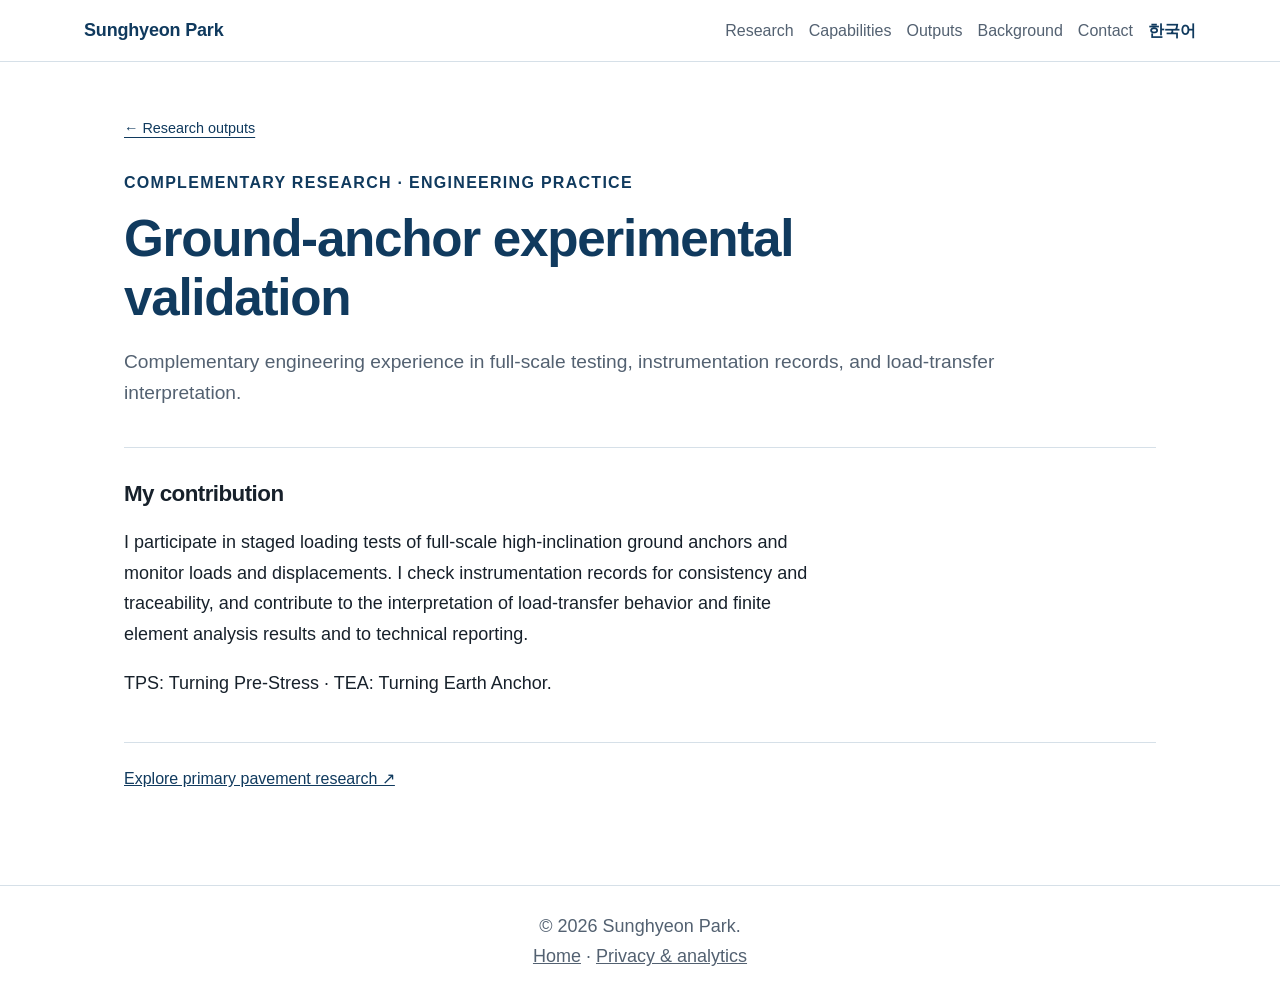
<file: ground-anchor-validation.html>
<!DOCTYPE html>
<html lang="en"><head><meta charset="utf-8"><meta name="viewport" content="width=device-width, initial-scale=1">
<title>Ground-anchor experimental validation | Sunghyeon Park</title><meta name="description" content="Complementary engineering experience in full-scale testing, instrumentation records, and load-transfer interpretation.">
<link rel="canonical" href="https://sunghyeonpark-engineering.github.io/ground-anchor-validation.html">
<link rel="alternate" hreflang="en" href="https://sunghyeonpark-engineering.github.io/ground-anchor-validation.html"><link rel="alternate" hreflang="ko" href="https://sunghyeonpark-engineering.github.io/ground-anchor-validation-ko.html">
<link rel="alternate" hreflang="x-default" href="https://sunghyeonpark-engineering.github.io/ground-anchor-validation.html">
<meta property="og:type" content="website"><meta property="og:title" content="Ground-anchor experimental validation | Sunghyeon Park"><meta property="og:description" content="Complementary engineering experience in full-scale testing, instrumentation records, and load-transfer interpretation.">
<meta property="og:url" content="https://sunghyeonpark-engineering.github.io/ground-anchor-validation.html"><meta property="og:locale" content="en_US">
<meta property="og:image" content="https://sunghyeonpark-engineering.github.io/assets/portfolio-share.png"><meta property="og:image:width" content="1200"><meta property="og:image:height" content="630"><meta property="og:image:alt" content="Sunghyeon Park — pavement materials research portfolio">
<meta name="twitter:card" content="summary_large_image"><meta name="twitter:title" content="Ground-anchor experimental validation | Sunghyeon Park"><meta name="twitter:description" content="Complementary engineering experience in full-scale testing, instrumentation records, and load-transfer interpretation."><meta name="twitter:image" content="https://sunghyeonpark-engineering.github.io/assets/portfolio-share.png">
<link rel="icon" type="image/svg+xml" href="assets/favicon.svg"><link rel="stylesheet" href="styles.css?v=20261010-readable">
<script defer src="analytics.js?v=20261016-privacy"></script><script defer src="photos.js?v=20261008"></script>
<script type="application/ld+json">{"@context": "https://schema.org", "@type": "Person", "name": "Sunghyeon Park", "url": "https://sunghyeonpark-engineering.github.io/", "image": "https://sunghyeonpark-engineering.github.io/assets/photos/sung-hyeon-park-900.webp", "sameAs": ["https://www.linkedin.com/in/sunghyeon-park/"], "alumniOf": {"@type": "CollegeOrUniversity", "name": "Seoul National University of Science and Technology"}, "knowsAbout": ["Pavement materials", "Asphalt mixtures", "Low-temperature performance", "Field pavement performance"]}</script></head><body class="detail-page portfolio-readable"><a class="skip-link" href="#main-content">Skip to main content</a><header class="site-header"><nav class="nav" aria-label="Primary navigation"><a class="logo" href="index.html">Sunghyeon Park</a><div class="nav-links"><a href="index.html#research-photos">Research</a><a href="index.html#methods">Capabilities</a><a href="index.html#outputs">Outputs</a><a href="index.html#professional">Background</a><a href="index.html#cv-contact">Contact</a><a class="language-link" href="ground-anchor-validation-ko.html" hreflang="ko" lang="ko">한국어</a></div></nav></header><main class="detail-main" id="main-content"><header class="detail-heading"><a class="back-link" href="index.html#outputs">← Research outputs</a><p class="eyebrow">Complementary research · Engineering practice</p><h1>Ground-anchor experimental validation</h1><p class="detail-question">Complementary engineering experience in full-scale testing, instrumentation records, and load-transfer interpretation.</p></header><section class="detail-method"><h2>My contribution</h2><p>I participate in staged loading tests of full-scale high-inclination ground anchors and monitor loads and displacements. I check instrumentation records for consistency and traceability, and contribute to the interpretation of load-transfer behavior and finite element analysis results and to technical reporting.</p><p>TPS: Turning Pre-Stress · TEA: Turning Earth Anchor.</p></section><template id="hidden-conference-records"><section class="detail-evidence"><h2>2025 & 2026 conference records</h2><p>The 2025 presentation addressed the load-transfer mechanism of TPS and TEA systems. The 2026 presentation addressed installation-angle variations in mock-up testing. The two conference records are listed separately below, with their own papers and posters.</p><div class="conference-grid"><article class="conference-card"><a class="poster-link" href="assets/2026-kgs-spring-poster.pdf"><img src="assets/2026-kgs-spring-poster-thumb.webp" width="560" height="792" loading="lazy" alt="2026 Korean Geotechnical Society poster preview"></a><div><p class="output-label">2026 · Poster presented</p><h4>Mock-up Tests on Load-Transfer Mechanism of High-Inclination Ground Anchors in TPS and TEA Systems under Varying Installation Angles</h4><p class="meta-line">Korean Geotechnical Society · Seoul · March 26–27, 2026</p><p class="conference-role">First author · Presented by Sung Hyeon Park</p><div class="document-links"><a href="assets/2026-kgs-spring-paper.pdf">Paper PDF</a><a href="assets/2026-kgs-spring-poster.pdf">Poster PDF</a></div></div></article><article class="conference-card"><a class="poster-link" href="assets/2025-kgs-fall-poster.pdf"><img src="assets/2025-kgs-fall-poster-thumb.webp" width="560" height="809" loading="lazy" alt="2025 Korean Geotechnical Society poster preview"></a><div><p class="output-label">2025 · Poster presented</p><h4>A Study on the Load Transfer Mechanism of High-Inclination Ground Anchors Applied to TPS and TEA Methods through Experimental Investigation</h4><p class="meta-line">Korean Geotechnical Society · Incheon · September 19, 2025</p><p class="conference-role">First author · Presented by Sung Hyeon Park</p><div class="document-links"><a href="assets/2025-kgs-fall-paper.pdf">Paper PDF</a><a href="assets/2025-kgs-fall-poster.pdf">Poster PDF</a></div></div></article></div></section></template><nav class="related-research"><a href="index.html#research-photos">Explore primary pavement research ↗</a></nav></main><footer class="site-footer"><p>© 2026 Sunghyeon Park.</p><p><a href="index.html">Home</a> · <a href="privacy.html">Privacy & analytics</a></p></footer></body></html>
</file>
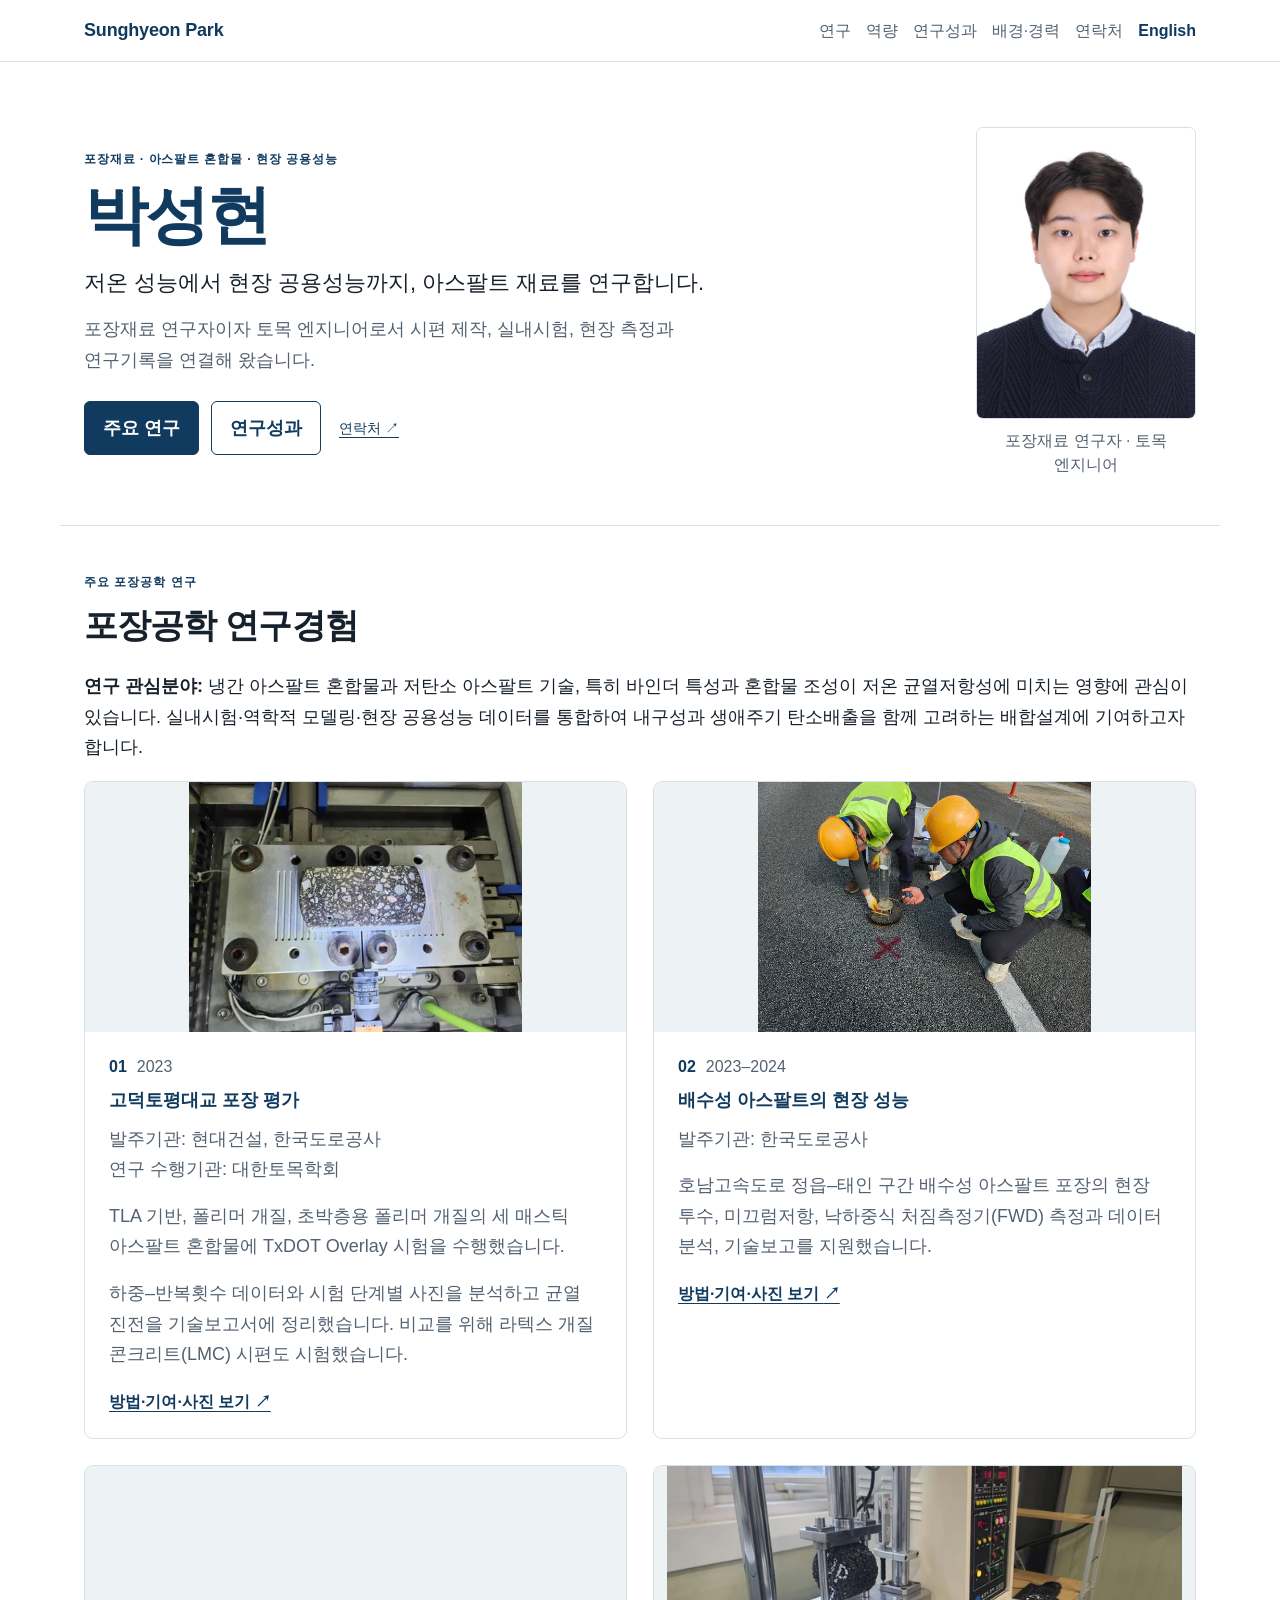
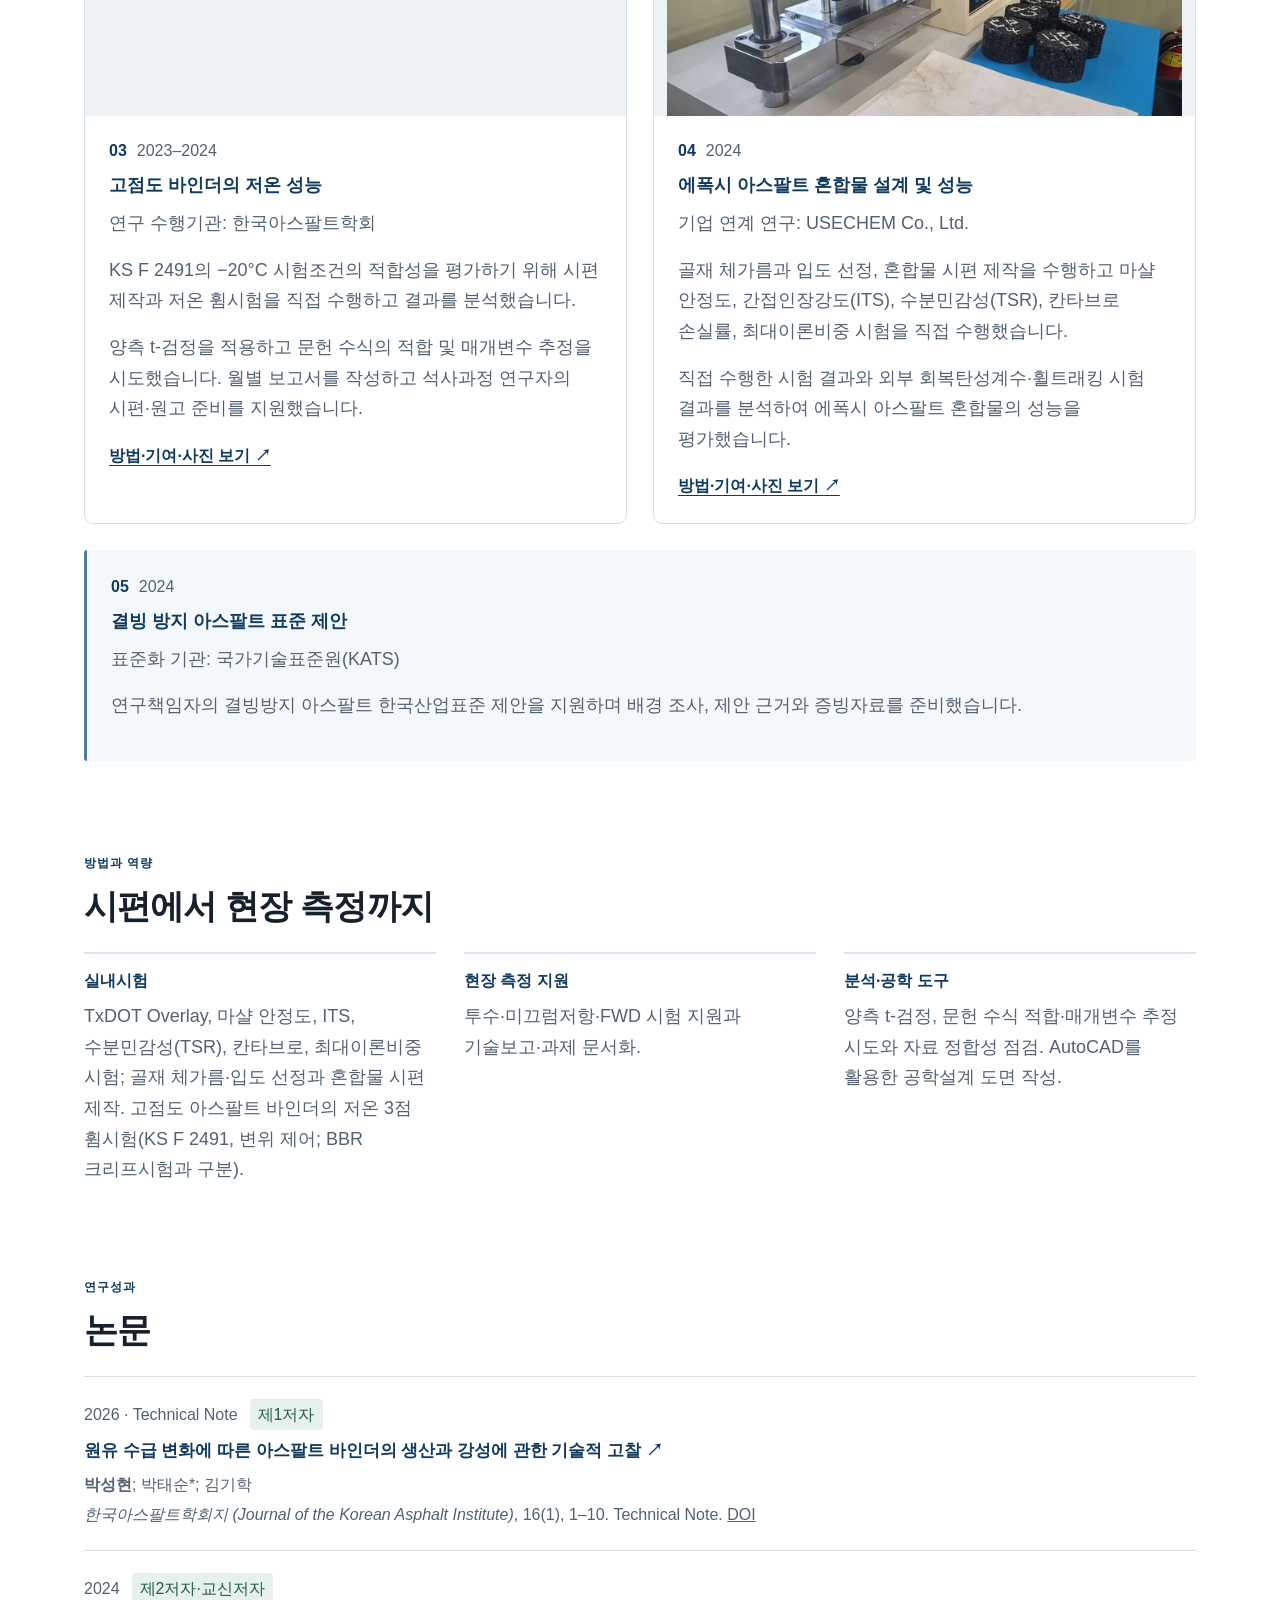
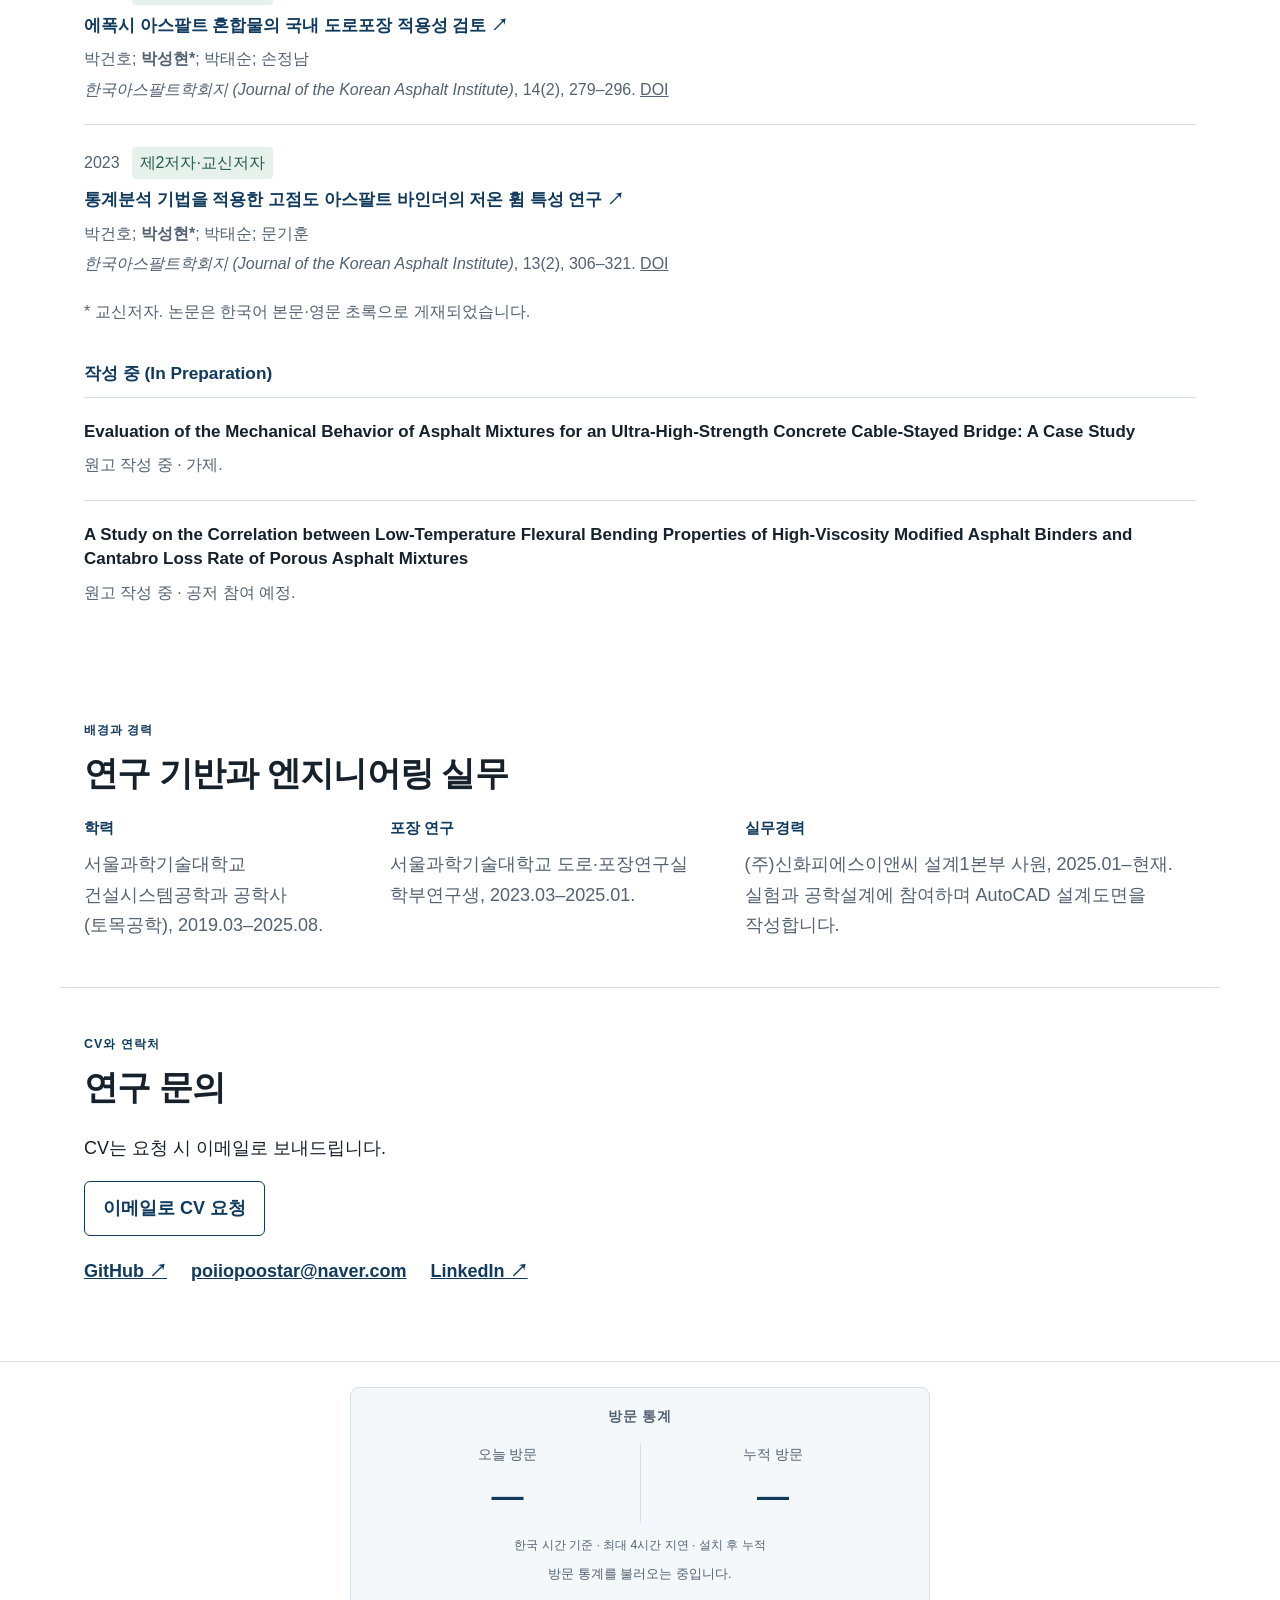
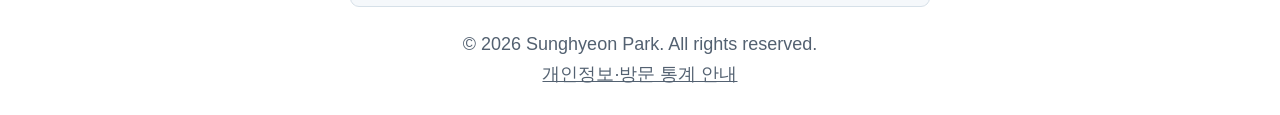
<file: ko.html>
<!DOCTYPE html>

<html lang="ko"><head><meta charset="utf-8"/><meta content="width=device-width, initial-scale=1" name="viewport"/>
<title>포장재료 연구 포트폴리오 | Sunghyeon Park</title><meta content="박성현의 저온 아스팔트 성능, 배수성 포장 현장 조사, 혼합물 시험 및 연구 기여를 소개합니다." name="description"/>
<link href="https://sunghyeonpark-engineering.github.io/ko.html" rel="canonical"/>
<link href="https://sunghyeonpark-engineering.github.io/ko.html" hreflang="ko" rel="alternate"/><link href="https://sunghyeonpark-engineering.github.io/" hreflang="en" rel="alternate"/>
<link href="https://sunghyeonpark-engineering.github.io/" hreflang="x-default" rel="alternate"/>
<meta content="website" property="og:type"/><meta content="포장재료 연구 포트폴리오 | Sunghyeon Park" property="og:title"/><meta content="박성현의 저온 아스팔트 성능, 배수성 포장 현장 조사, 혼합물 시험 및 연구 기여를 소개합니다." property="og:description"/>
<meta content="https://sunghyeonpark-engineering.github.io/ko.html" property="og:url"/><meta content="ko_KR" property="og:locale"/>
<meta content="https://sunghyeonpark-engineering.github.io/assets/portfolio-share.png" property="og:image"/><meta content="1200" property="og:image:width"/><meta content="630" property="og:image:height"/><meta content="Sunghyeon Park — pavement materials research portfolio" property="og:image:alt"/>
<meta content="summary_large_image" name="twitter:card"/><meta content="포장재료 연구 포트폴리오 | Sunghyeon Park" name="twitter:title"/><meta content="박성현의 저온 아스팔트 성능, 배수성 포장 현장 조사, 혼합물 시험 및 연구 기여를 소개합니다." name="twitter:description"/><meta content="https://sunghyeonpark-engineering.github.io/assets/portfolio-share.png" name="twitter:image"/>
<link href="assets/favicon.svg" rel="icon" type="image/svg+xml"/><link href="styles.css?v=20261102-cv" rel="stylesheet"/>
<script defer="" src="analytics.js?v=20261016-privacy"></script><script defer="" src="photos.js?v=20261008"></script>
<script type="application/ld+json">{"@context": "https://schema.org", "@type": "Person", "name": "Sunghyeon Park", "url": "https://sunghyeonpark-engineering.github.io/", "image": "https://sunghyeonpark-engineering.github.io/assets/photos/sung-hyeon-park-900.webp", "sameAs": ["https://www.linkedin.com/in/sunghyeon-park/"], "alumniOf": {"@type": "CollegeOrUniversity", "name": "Seoul National University of Science and Technology"}, "knowsAbout": ["Pavement materials", "Asphalt mixtures", "Low-temperature performance", "Field pavement performance"]}</script><link rel="stylesheet" href="field-photo-update.css?v=20261019-selected"></head><body class="portfolio-home portfolio-readable"><a class="skip-link" href="#main-content">본문으로 건너뛰기</a><header class="site-header"><nav aria-label="주 메뉴" class="nav"><a class="logo" href="#top">Sunghyeon Park</a><div class="nav-links"><a href="#research-photos">연구</a><a href="#methods">역량</a><a href="#outputs">연구성과</a><a href="#professional">배경·경력</a><a href="#cv-contact">연락처</a><a class="language-link" href="index.html" hreflang="en" lang="en">English</a></div></nav></header><main id="main-content"><section class="portfolio-hero" id="top"><div><p class="eyebrow">포장재료 · 아스팔트 혼합물 · 현장 공용성능</p><h1>박성현</h1><p class="hero-lead">저온 성능에서 현장 공용성능까지, 아스팔트 재료를 연구합니다.</p><p class="hero-bio">포장재료 연구자이자 토목 엔지니어로서 시편 제작, 실내시험, 현장 측정과 연구기록을 연결해 왔습니다.</p><div class="hero-actions"><a class="button primary" href="#research-photos">주요 연구</a><a class="button secondary" href="#outputs">연구성과</a><a class="hero-contact" href="#cv-contact">연락처 ↗</a></div></div><figure class="profile-portrait"><img alt="박성현 증명사진" fetchpriority="high" height="1200" sizes="(max-width: 680px) 150px, 220px" src="assets/photos/sung-hyeon-park-480.webp" srcset="assets/photos/sung-hyeon-park-480.webp 480w, assets/photos/sung-hyeon-park-900.webp 900w" width="900"/><figcaption>포장재료 연구자 · 토목 엔지니어</figcaption></figure></section><section class="section selected-research" id="research-photos"><span class="anchor-alias" id="projects"></span><span class="anchor-alias" id="interests"></span><div class="section-heading"><p class="eyebrow">주요 포장공학 연구</p><h2>포장공학 연구경험</h2></div><p class="research-interests"><strong>연구 관심분야:</strong> 냉간 아스팔트 혼합물과 저탄소 아스팔트 기술, 특히 바인더 특성과 혼합물 조성이 저온 균열저항성에 미치는 영향에 관심이 있습니다. 실내시험·역학적 모델링·현장 공용성능 데이터를 통합하여 내구성과 생애주기 탄소배출을 함께 고려하는 배합설계에 기여하고자 합니다.</p><div class="research-card-grid"><article class="research-card" data-project="mastic-asphalt"><a class="research-card-image" href="mastic-asphalt-overlay-ko.html"><img src="assets/research-gallery/072-tx-test-480.webp" srcset="assets/research-gallery/072-tx-test-480.webp 480w, assets/research-gallery/072-tx-test-1600.jpg 1600w" sizes="(max-width: 680px) calc(100vw - 36px), 520px" width="1600" height="1200" loading="lazy" decoding="async" alt="Texas Overlay 시편 장착"></a><div class="research-card-body"><p class="card-meta"><span>01</span> 2023</p><h3><a href="mastic-asphalt-overlay-ko.html">고덕토평대교 포장 평가</a></h3><p class="project-institutions">발주기관: 현대건설, 한국도로공사<br/>연구 수행기관: 대한토목학회</p><p>TLA 기반, 폴리머 개질, 초박층용 폴리머 개질의 세 매스틱 아스팔트 혼합물에 TxDOT Overlay 시험을 수행했습니다.</p><p>하중–반복횟수 데이터와 시험 단계별 사진을 분석하고 균열 진전을 기술보고서에 정리했습니다. 비교를 위해 라텍스 개질 콘크리트(LMC) 시편도 시험했습니다.</p><a class="case-link" href="mastic-asphalt-overlay-ko.html">방법·기여·사진 보기 <span aria-hidden="true">↗</span></a></div></article><article class="research-card" data-project="porous-asphalt"><a class="research-card-image" href="porous-asphalt-field-ko.html"><img src="assets/photos/field-permeability-selected-640.webp" srcset="assets/photos/field-permeability-selected-640.webp 640w, assets/photos/field-permeability-selected-1600.webp 1600w" sizes="(max-width: 680px) calc(100vw - 36px), 400px" width="4000" height="3000" loading="lazy" decoding="async" alt="투수시험 튜브와 스톱워치를 이용해 현장투수시험을 수행하는 두 명의 작업자"></a><div class="research-card-body"><p class="card-meta"><span>02</span> 2023–2024</p><h3><a href="porous-asphalt-field-ko.html">배수성 아스팔트의 현장 성능</a></h3><p class="project-institutions">발주기관: 한국도로공사</p><p>호남고속도로 정읍–태인 구간 배수성 아스팔트 포장의 현장 투수, 미끄럼저항, 낙하중식 처짐측정기(FWD) 측정과 데이터 분석, 기술보고를 지원했습니다.</p><a class="case-link" href="porous-asphalt-field-ko.html">방법·기여·사진 보기 <span aria-hidden="true">↗</span></a></div></article><article class="research-card" data-project="low-temperature"><a class="research-card-image" href="low-temperature-binder-ko.html"><img alt="두 지지점 사이 검은 바인더 보가 중앙 재하부 아래로 크게 휘어 있다." class="" decoding="async" height="1170" loading="lazy" sizes="(max-width: 680px) calc(100vw - 36px), 540px" src="assets/photos/binder-large-bending-20261010-640.webp" srcset="assets/photos/binder-large-bending-20261010-640.webp 413w, assets/photos/binder-large-bending-20261010-1280.webp 755w" width="755"/></a><div class="research-card-body"><p class="card-meta"><span>03</span> 2023–2024</p><h3><a href="low-temperature-binder-ko.html">고점도 바인더의 저온 성능</a></h3><p class="project-institutions">연구 수행기관: 한국아스팔트학회</p><p>KS F 2491의 −20°C 시험조건의 적합성을 평가하기 위해 시편 제작과 저온 휨시험을 직접 수행하고 결과를 분석했습니다.</p><p>양측 t-검정을 적용하고 문헌 수식의 적합 및 매개변수 추정을 시도했습니다. 월별 보고서를 작성하고 석사과정 연구자의 시편·원고 준비를 지원했습니다.</p><a class="case-link" href="low-temperature-binder-ko.html">방법·기여·사진 보기 <span aria-hidden="true">↗</span></a></div></article><article class="research-card" data-project="epoxy-asphalt"><a class="research-card-image" href="epoxy-asphalt-ko.html"><img alt="아스팔트 혼합물 시편의 간접인장 재하" class="" decoding="async" height="1943" loading="lazy" sizes="(max-width: 680px) calc(100vw - 36px), 540px" src="assets/photos/epoxy-strength-v2-640.webp" srcset="assets/photos/epoxy-strength-v2-640.webp 640w, assets/photos/epoxy-strength-v2-1280.webp 1280w" width="4000"/></a><div class="research-card-body"><p class="card-meta"><span>04</span> 2024</p><h3><a href="epoxy-asphalt-ko.html">에폭시 아스팔트 혼합물 설계 및 성능</a></h3><p class="project-institutions">기업 연계 연구: USECHEM Co., Ltd.</p><p>골재 체가름과 입도 선정, 혼합물 시편 제작을 수행하고 마샬 안정도, 간접인장강도(ITS), 수분민감성(TSR), 칸타브로 손실률, 최대이론비중 시험을 직접 수행했습니다.</p><p>직접 수행한 시험 결과와 외부 회복탄성계수·휠트래킹 시험 결과를 분석하여 에폭시 아스팔트 혼합물의 성능을 평가했습니다.</p><a class="case-link" href="epoxy-asphalt-ko.html">방법·기여·사진 보기 <span aria-hidden="true">↗</span></a></div></article></div><div class="research-note-grid"><article class="research-note" data-project="standardization"><p class="card-meta"><span>05</span> 2024</p><h3>결빙 방지 아스팔트 표준 제안</h3><p class="project-institutions">표준화 기관: 국가기술표준원(KATS)</p><p>연구책임자의 결빙방지 아스팔트 한국산업표준 제안을 지원하며 배경 조사, 제안 근거와 증빙자료를 준비했습니다.</p></article></div></section><section class="section" id="methods"><span class="anchor-alias" id="skills"></span><div class="section-heading"><p class="eyebrow">방법과 역량</p><h2>시편에서 현장 측정까지</h2></div><div class="capability-grid"><article><h3>실내시험</h3><p>TxDOT Overlay, 마샬 안정도, ITS, 수분민감성(TSR), 칸타브로, 최대이론비중 시험; 골재 체가름·입도 선정과 혼합물 시편 제작. 고점도 아스팔트 바인더의 저온 3점 휨시험(KS F 2491, 변위 제어; BBR 크리프시험과 구분).</p></article><article><h3>현장 측정 지원</h3><p>투수·미끄럼저항·FWD 시험 지원과 기술보고·과제 문서화.</p></article><article><h3>분석·공학 도구</h3><p>양측 t-검정, 문헌 수식 적합·매개변수 추정 시도와 자료 정합성 점검. AutoCAD를 활용한 공학설계 도면 작성.</p></article></div></section><section class="section" id="outputs"><div class="section-heading"><p class="eyebrow">연구성과</p><h2>논문</h2></div><div class="papers"><article class="output-paper"><p class="output-label"><span>2026 · Technical Note</span><span class="role-badge">제1저자</span></p><h3><a href="https://doi.org/10.22702/jkai.2026.16.1.1"><cite>원유 수급 변화에 따른 아스팔트 바인더의 생산과 강성에 관한 기술적 고찰</cite> ↗</a></h3><p class="authors">
<strong>박성현</strong>; 박태순*; 김기학
          </p><p class="publication-meta"><em>한국아스팔트학회지 (Journal of the Korean Asphalt Institute)</em>, 16(1), 1–10. Technical Note. <a href="https://doi.org/10.22702/jkai.2026.16.1.1">DOI</a></p></article><article class="output-paper"><p class="output-label"><span>2024</span><span class="role-badge">제2저자·교신저자</span></p><h3><a href="https://doi.org/10.22702/jkai.2024.14.2.26"><cite>에폭시 아스팔트 혼합물의 국내 도로포장 적용성 검토</cite> ↗</a></h3><p class="authors">
            박건호; <strong>박성현*</strong>; 박태순; 손정남
          </p><p class="publication-meta"><em>한국아스팔트학회지 (Journal of the Korean Asphalt Institute)</em>, 14(2), 279–296. <a href="https://doi.org/10.22702/jkai.2024.14.2.26">DOI</a></p></article><article class="output-paper"><p class="output-label"><span>2023</span><span class="role-badge">제2저자·교신저자</span></p><h3><a href="https://doi.org/10.22702/jkai.2023.13.2.25"><cite>통계분석 기법을 적용한 고점도 아스팔트 바인더의 저온 휨 특성 연구</cite> ↗</a></h3><p class="authors">
            박건호; <strong>박성현*</strong>; 박태순; 문기훈
          </p><p class="publication-meta"><em>한국아스팔트학회지 (Journal of the Korean Asphalt Institute)</em>, 13(2), 306–321. <a href="https://doi.org/10.22702/jkai.2023.13.2.25">DOI</a></p></article></div><p class="publication-key">* 교신저자. 논문은 한국어 본문·영문 초록으로 게재되었습니다.</p><div class="manuscripts-in-preparation" aria-labelledby="preparation-heading"><h3 id="preparation-heading">작성 중 (In Preparation)</h3><div class="papers"><article class="output-paper"><h4 lang="en"><cite>Evaluation of the Mechanical Behavior of Asphalt Mixtures for an Ultra-High-Strength Concrete Cable-Stayed Bridge: A Case Study</cite></h4><p class="publication-meta">원고 작성 중 · 가제.</p></article><article class="output-paper"><h4 lang="en"><cite>A Study on the Correlation between Low-Temperature Flexural Bending Properties of High-Viscosity Modified Asphalt Binders and Cantabro Loss Rate of Porous Asphalt Mixtures</cite></h4><p class="publication-meta">원고 작성 중 · 공저 참여 예정.</p></article></div></div><template id="hidden-conference-presentations"><div class="conference-heading" id="presentations"><h3>학술대회 포스터</h3><a href="ground-anchor-validation-ko.html">보조 연구: 지반앵커 실증 ↗</a></div><div class="conference-grid"><article class="conference-card"><a class="poster-link" href="assets/2026-kgs-spring-poster.pdf"><img alt="2026 한국지반공학회 포스터 전체 미리보기" height="792" loading="lazy" src="assets/2026-kgs-spring-poster-thumb.webp" width="560"/></a><div><p class="output-label">2026 · 포스터 발표</p><h4>TPS 및 TEA 공법 고각앵커의 설치 각도에 따른 하중 전달 메커니즘에 대한 실증 실험 연구</h4><p class="meta-line">한국지반공학회 · 서울 · 2026.03.26–27</p><p class="conference-role">제1저자 · 박성현 직접 발표</p><div class="document-links"><a href="assets/2026-kgs-spring-paper.pdf">논문 PDF</a><a href="assets/2026-kgs-spring-poster.pdf">포스터 PDF</a></div></div></article><article class="conference-card"><a class="poster-link" href="assets/2025-kgs-fall-poster.pdf"><img alt="2025 한국지반공학회 포스터 전체 미리보기" height="809" loading="lazy" src="assets/2025-kgs-fall-poster-thumb.webp" width="560"/></a><div><p class="output-label">2025 · 포스터 발표</p><h4>고각의 지반앵커가 적용된 TPS 및 TEA 공법의 하중 전달 메커니즘에 관한 실험적 연구</h4><p class="meta-line">한국지반공학회 · 인천 · 2025.09.19</p><p class="conference-role">제1저자 · 박성현 직접 발표</p><div class="document-links"><a href="assets/2025-kgs-fall-paper.pdf">논문 PDF</a><a href="assets/2025-kgs-fall-poster.pdf">포스터 PDF</a></div></div></article></div><details class="planned-output"><summary>예정: 대한토목학회 2026 Convention · 정선 · 2026.10.21–23</summary><p>고각 지반앵커의 설치 각도가 TEA 가이드 브래킷의 마찰손실에 미치는 영향에 관한 실험적 연구. 논문집 수록 및 포스터 직접 발표 예정·교신저자.</p></details></template></section><section class="section" id="professional"><span class="anchor-alias" id="about"></span><div class="section-heading"><p class="eyebrow">배경과 경력</p><h2>연구 기반과 엔지니어링 실무</h2></div><div class="background-list"><article><h3>학력</h3><p>서울과학기술대학교 건설시스템공학과 공학사(토목공학), 2019.03–2025.08.</p></article><article><h3>포장 연구</h3><p>서울과학기술대학교 도로·포장연구실 학부연구생, 2023.03–2025.01.</p></article><article><h3>실무경력</h3><p>(주)신화피에스이앤씨 설계1본부 사원, 2025.01–현재. 실험과 공학설계에 참여하며 AutoCAD 설계도면을 작성합니다.</p></article></div></section><section class="section contact-section" id="cv-contact"><div class="section-heading"><p class="eyebrow">CV와 연락처</p><h2>연구 문의</h2></div><p>CV는 요청 시 이메일로 보내드립니다.</p><p><a class="button secondary" href="mailto:poiiopoostar@naver.com?subject=CV%20Request">이메일로 CV 요청</a></p><div class="contact-links"><a href="https://github.com/SungHyeonPark-Engineering">GitHub ↗</a><a href="mailto:poiiopoostar@naver.com">poiiopoostar@naver.com</a><a href="https://www.linkedin.com/in/sunghyeon-park/">LinkedIn ↗</a></div></section></main><footer class="site-footer">
<section aria-labelledby="visits-heading" class="visitor-stats">
<h2 id="visits-heading">방문 통계</h2>
<dl><div><dt>오늘 방문</dt><dd id="visits-today">—</dd></div><div><dt>누적 방문</dt><dd id="visits-total">—</dd></div></dl>
<p class="counter-note">한국 시간 기준 · 최대 4시간 지연 · 설치 후 누적</p>
<p class="counter-date"><time id="visits-date"></time></p>
<p id="visits-status" role="status">방문 통계를 불러오는 중입니다.</p>
<noscript><p>방문 수 표시에는 JavaScript가 필요합니다.</p></noscript>
</section>
<p>© 2026 Sunghyeon Park. All rights reserved.</p>
<p><a href="privacy.html">개인정보·방문 통계 안내</a></p>
</footer></body></html>
</file>
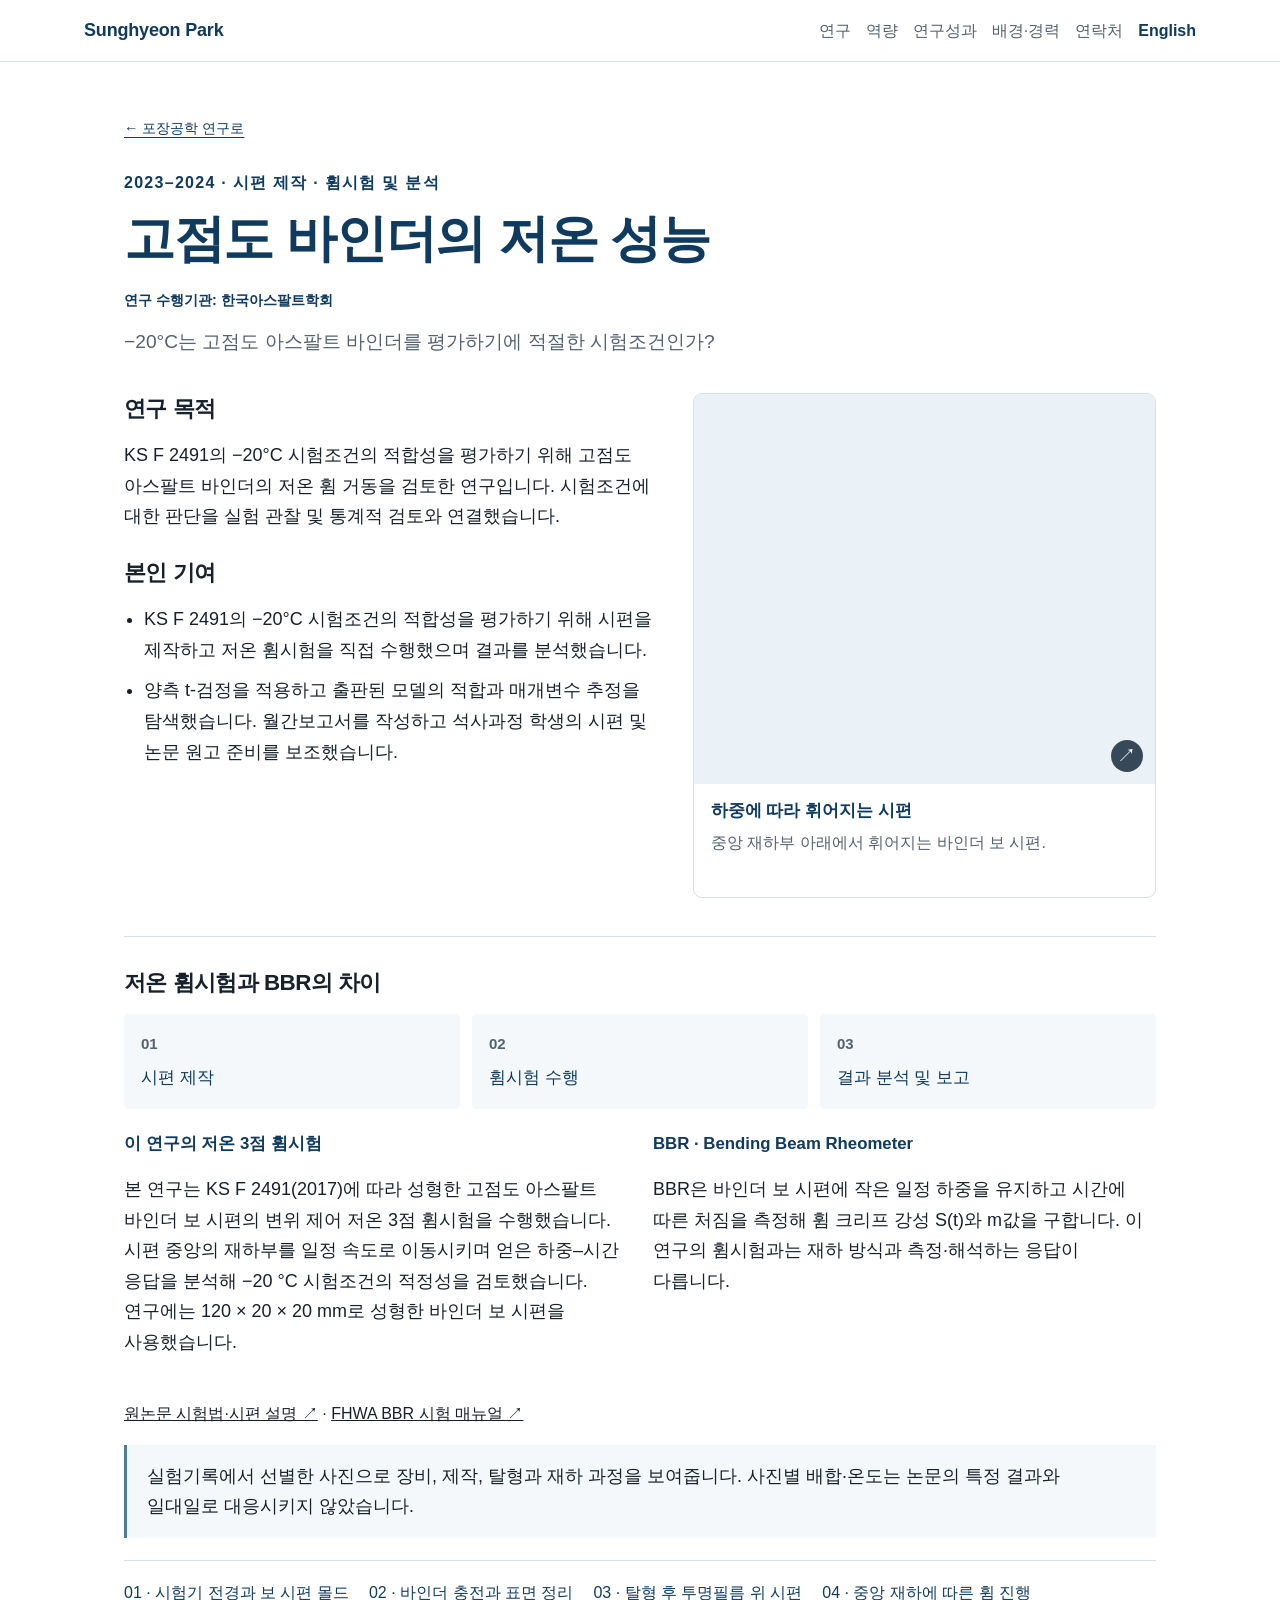
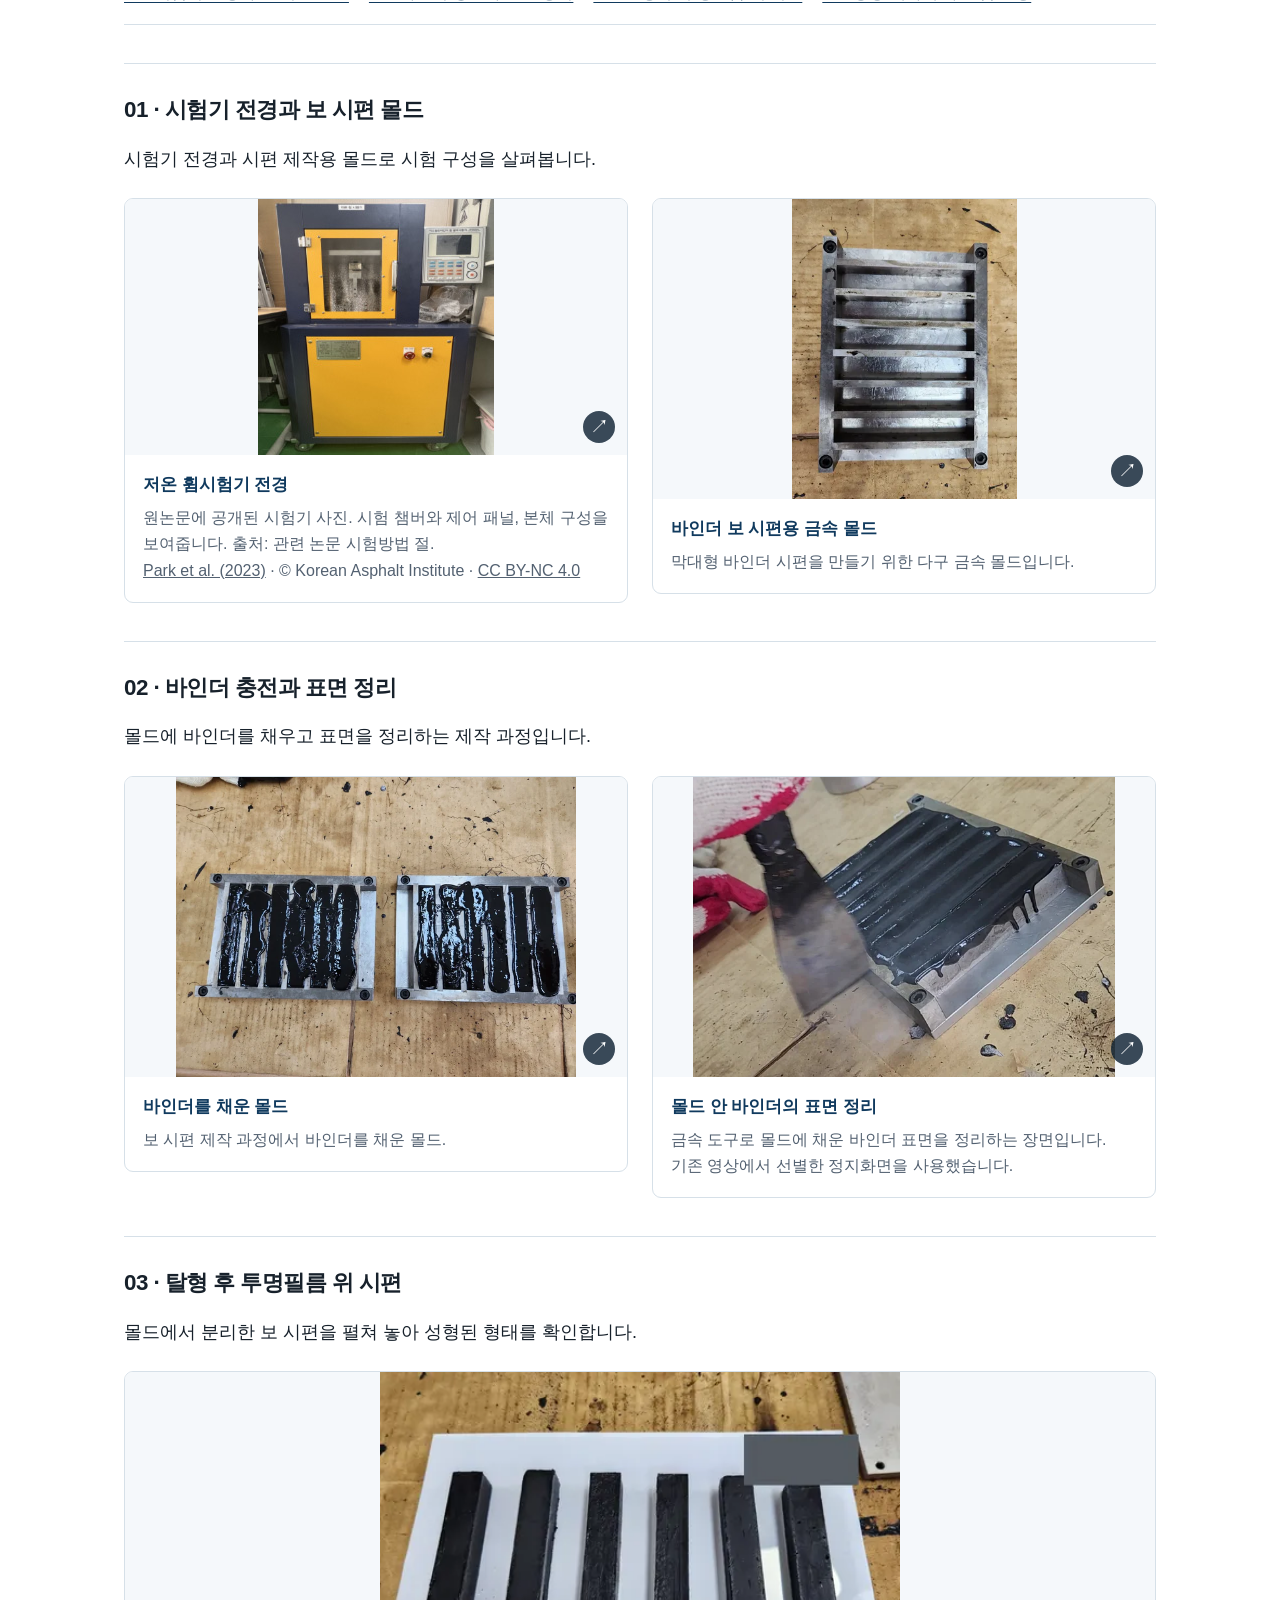
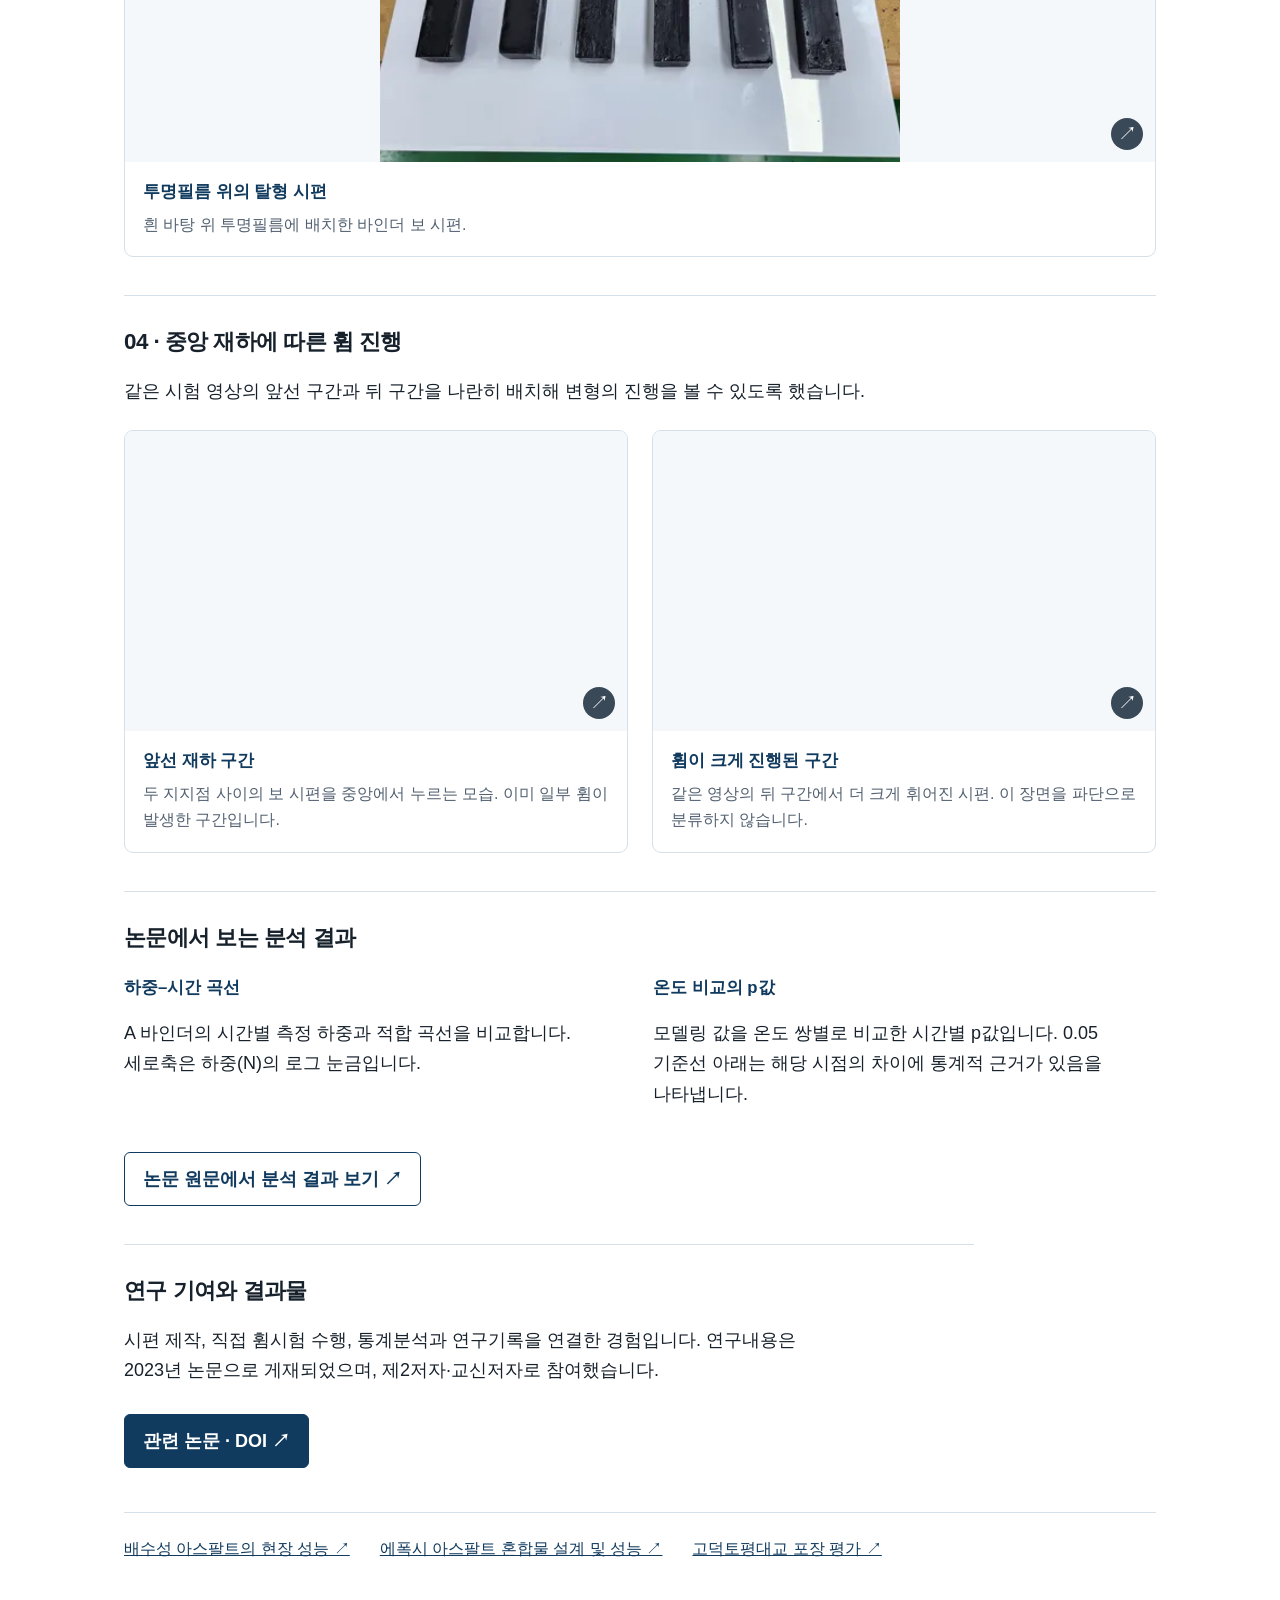
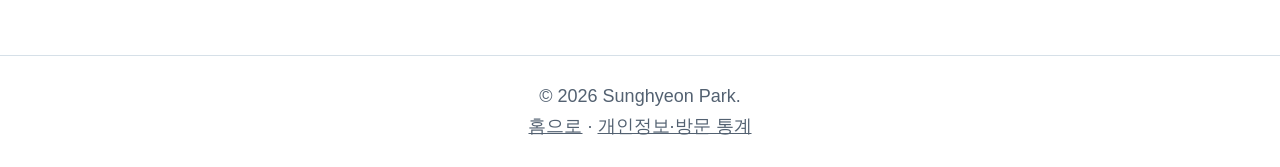
<file: low-temperature-binder-ko.html>
<!DOCTYPE html>

<html lang="ko"><head><meta charset="utf-8"/><meta content="width=device-width, initial-scale=1" name="viewport"/>
<title>고점도 바인더의 저온 성능 | Sunghyeon Park</title><meta content="고점도 아스팔트 바인더 시편을 제작하고 저온 휨시험과 결과 분석을 수행했습니다. 양측 t-검정을 적용하고 출판된 모델의 적합과 매개변수 추정을 탐색했습니다." name="description"/>
<link href="https://sunghyeonpark-engineering.github.io/low-temperature-binder-ko.html" rel="canonical"/>
<link href="https://sunghyeonpark-engineering.github.io/low-temperature-binder-ko.html" hreflang="ko" rel="alternate"/><link href="https://sunghyeonpark-engineering.github.io/low-temperature-binder.html" hreflang="en" rel="alternate"/>
<link href="https://sunghyeonpark-engineering.github.io/low-temperature-binder.html" hreflang="x-default" rel="alternate"/>
<meta content="website" property="og:type"/><meta content="고점도 바인더의 저온 성능 | Sunghyeon Park" property="og:title"/><meta content="고점도 아스팔트 바인더 시편을 제작하고 저온 휨시험과 결과 분석을 수행했습니다. 양측 t-검정을 적용하고 출판된 모델의 적합과 매개변수 추정을 탐색했습니다." property="og:description"/>
<meta content="https://sunghyeonpark-engineering.github.io/low-temperature-binder-ko.html" property="og:url"/><meta content="ko_KR" property="og:locale"/>
<meta content="https://sunghyeonpark-engineering.github.io/assets/portfolio-share.png" property="og:image"/><meta content="1200" property="og:image:width"/><meta content="630" property="og:image:height"/><meta content="Sunghyeon Park — pavement materials research portfolio" property="og:image:alt"/>
<meta content="summary_large_image" name="twitter:card"/><meta content="고점도 바인더의 저온 성능 | Sunghyeon Park" name="twitter:title"/><meta content="고점도 아스팔트 바인더 시편을 제작하고 저온 휨시험과 결과 분석을 수행했습니다. 양측 t-검정을 적용하고 출판된 모델의 적합과 매개변수 추정을 탐색했습니다." name="twitter:description"/><meta content="https://sunghyeonpark-engineering.github.io/assets/portfolio-share.png" name="twitter:image"/>
<link href="assets/favicon.svg" rel="icon" type="image/svg+xml"/><link href="styles.css?v=20261010-readable" rel="stylesheet"/><link href="research-process.css?v=20261019" rel="stylesheet"/>
<script defer="" src="analytics.js?v=20261016-privacy"></script><script defer="" src="photos.js?v=20261008"></script>
<script type="application/ld+json">{"@context": "https://schema.org", "@type": "Person", "name": "Sunghyeon Park", "url": "https://sunghyeonpark-engineering.github.io/", "image": "https://sunghyeonpark-engineering.github.io/assets/photos/sung-hyeon-park-900.webp", "sameAs": ["https://www.linkedin.com/in/sunghyeon-park/"], "alumniOf": {"@type": "CollegeOrUniversity", "name": "Seoul National University of Science and Technology"}, "knowsAbout": ["Pavement materials", "Asphalt mixtures", "Low-temperature performance", "Field pavement performance"]}</script></head><body class="detail-page portfolio-readable"><a class="skip-link" href="#main-content">본문으로 건너뛰기</a><header class="site-header"><nav aria-label="주 메뉴" class="nav"><a class="logo" href="ko.html">Sunghyeon Park</a><div class="nav-links"><a href="ko.html#research-photos">연구</a><a href="ko.html#methods">역량</a><a href="ko.html#outputs">연구성과</a><a href="ko.html#professional">배경·경력</a><a href="ko.html#cv-contact">연락처</a><a class="language-link" href="low-temperature-binder.html" hreflang="en" lang="en">English</a></div></nav></header><main class="detail-main" id="main-content"><header class="detail-heading"><a class="back-link" href="ko.html#research-photos">← 포장공학 연구로</a><p class="eyebrow">2023–2024 · 시편 제작 · 휨시험 및 분석</p><h1>고점도 바인더의 저온 성능</h1><p class="meta-line">연구 수행기관: 한국아스팔트학회</p><p class="detail-question">−20°C는 고점도 아스팔트 바인더를 평가하기에 적절한 시험조건인가?</p></header><section class="detail-overview"><div><h2>연구 목적</h2><p>KS F 2491의 −20°C 시험조건의 적합성을 평가하기 위해 고점도 아스팔트 바인더의 저온 휨 거동을 검토한 연구입니다. 시험조건에 대한 판단을 실험 관찰 및 통계적 검토와 연결했습니다.</p><h2>본인 기여</h2><ul><li>KS F 2491의 −20°C 시험조건의 적합성을 평가하기 위해 시편을 제작하고 저온 휨시험을 직접 수행했으며 결과를 분석했습니다.</li><li>양측 t-검정을 적용하고 출판된 모델의 적합과 매개변수 추정을 탐색했습니다. 월간보고서를 작성하고 석사과정 학생의 시편 및 논문 원고 준비를 보조했습니다.</li></ul></div><figure class="research-photo"><a aria-label="크게 보기: 하중에 따라 휘어지는 시편" class="photo-link" href="assets/photos/binder-large-bending-20261010-1280.webp"><img alt="두 지지점 사이 검은 바인더 보가 중앙 재하부 아래로 크게 휘어 있다." decoding="async" height="1170" loading="lazy" sizes="(max-width: 680px) calc(100vw - 36px), 520px" src="assets/photos/binder-large-bending-20261010-640.webp" srcset="assets/photos/binder-large-bending-20261010-640.webp 413w, assets/photos/binder-large-bending-20261010-1280.webp 755w" width="755"/><span aria-hidden="true" class="photo-expand">↗</span></a><figcaption><h3>하중에 따라 휘어지는 시편</h3><p>중앙 재하부 아래에서 휘어지는 바인더 보 시편.</p></figcaption></figure></section><section class="detail-method" id="binder-method-comparison"><h2>저온 휨시험과 BBR의 차이</h2><ol class="method-flow"><li><span>01</span>시편 제작</li><li><span>02</span>휨시험 수행</li><li><span>03</span>결과 분석 및 보고</li></ol><div class="analysis-reading"><article><h3>이 연구의 저온 3점 휨시험</h3><p>본 연구는 KS F 2491(2017)에 따라 성형한 고점도 아스팔트 바인더 보 시편의 변위 제어 저온 3점 휨시험을 수행했습니다. 시편 중앙의 재하부를 일정 속도로 이동시키며 얻은 하중–시간 응답을 분석해 −20 °C 시험조건의 적정성을 검토했습니다. 연구에는 120 × 20 × 20 mm로 성형한 바인더 보 시편을 사용했습니다.</p></article><article><h3>BBR · Bending Beam Rheometer</h3><p>BBR은 바인더 보 시편에 작은 일정 하중을 유지하고 시간에 따른 처짐을 측정해 휨 크리프 강성 S(t)와 m값을 구합니다. 이 연구의 휨시험과는 재하 방식과 측정·해석하는 응답이 다릅니다.</p></article></div><p class="method-sources"><a href="https://journal.kai.re.kr/articles/xml/Bk98/">원논문 시험법·시편 설명 ↗</a> · <a href="https://www.fhwa.dot.gov/pavement/materials/hmec/pubs/module_f/lab_manual_asphalt.pdf">FHWA BBR 시험 매뉴얼 ↗</a></p></section><div class="binder-process" id="binder-process"><p class="process-note">실험기록에서 선별한 사진으로 장비, 제작, 탈형과 재하 과정을 보여줍니다. 사진별 배합·온도는 논문의 특정 결과와 일대일로 대응시키지 않았습니다.</p><nav class="process-navigation" aria-label="시험 과정 바로가기"><a href="#binder-equipment">01 · 시험기 전경과 보 시편 몰드</a><a href="#binder-preparation">02 · 바인더 충전과 표면 정리</a><a href="#binder-demolding">03 · 탈형 후 투명필름 위 시편</a><a href="#binder-loading">04 · 중앙 재하에 따른 휨 진행</a></nav><section class="detail-evidence test-process" id="binder-equipment"><h2>01 · 시험기 전경과 보 시편 몰드</h2><p>시험기 전경과 시편 제작용 몰드로 시험 구성을 살펴봅니다.</p><div class="process-photo-grid"><figure class="research-photo publication-equipment-photo" data-source-photo="binder-tester"><a class="photo-link" href="assets/research-process/binder-tester-publication.jpg" aria-label="크게 보기: 저온 휨시험기 전경"><img src="assets/research-process/binder-tester-publication.jpg" sizes="(max-width:680px) calc(100vw - 36px), 500px" width="236" height="256" loading="lazy" decoding="async" alt="저온 휨시험기 전경"><span aria-hidden="true" class="photo-expand">↗</span></a><figcaption><h3>저온 휨시험기 전경</h3><p>원논문에 공개된 시험기 사진. 시험 챔버와 제어 패널, 본체 구성을 보여줍니다. 출처: 관련 논문 시험방법 절.</p><p><a href="https://doi.org/10.22702/jkai.2023.13.2.25">Park et al. (2023)</a> · © Korean Asphalt Institute · <a href="https://creativecommons.org/licenses/by-nc/4.0/">CC BY-NC 4.0</a></p></figcaption></figure><figure class="research-photo" data-source-photo="042-b-mold"><a class="photo-link" href="assets/research-gallery/042-b-mold-1600.jpg" aria-label="크게 보기: 바인더 보 시편용 금속 몰드"><img src="assets/research-gallery/042-b-mold-480.webp" srcset="assets/research-gallery/042-b-mold-480.webp 360w, assets/research-gallery/042-b-mold-1600.jpg 1200w" sizes="(max-width:680px) calc(100vw - 36px), 500px" width="1200" height="1600" loading="lazy" decoding="async" alt="바인더 보 시편용 금속 몰드"><span aria-hidden="true" class="photo-expand">↗</span></a><figcaption><h3>바인더 보 시편용 금속 몰드</h3><p>막대형 바인더 시편을 만들기 위한 다구 금속 몰드입니다.</p></figcaption></figure></div></section><section class="detail-evidence test-process" id="binder-preparation"><h2>02 · 바인더 충전과 표면 정리</h2><p>몰드에 바인더를 채우고 표면을 정리하는 제작 과정입니다.</p><div class="process-photo-grid"><figure class="research-photo"><a aria-label="크게 보기: 바인더를 채운 몰드" class="photo-link" href="assets/photos/binder-filled-molds-20261010-1280.webp"><img alt="작업대 위 두 개의 금속 몰드에 검은 아스팔트 바인더가 채워져 있다." decoding="async" height="960" loading="lazy" sizes="(max-width: 680px) calc(100vw - 36px), 520px" src="assets/photos/binder-filled-molds-20261010-640.webp" srcset="assets/photos/binder-filled-molds-20261010-640.webp 640w, assets/photos/binder-filled-molds-20261010-1280.webp 1280w" width="1280"/><span aria-hidden="true" class="photo-expand">↗</span></a><figcaption><h3>바인더를 채운 몰드</h3><p>보 시편 제작 과정에서 바인더를 채운 몰드.</p></figcaption></figure><figure class="research-photo" data-source-photo="binder-surface-finishing-20261010"><a class="photo-link" href="assets/photos/binder-surface-finishing-20261010-1280.webp" aria-label="크게 보기: 몰드 안 바인더의 표면 정리"><img src="assets/photos/binder-surface-finishing-20261010-640.webp" srcset="assets/photos/binder-surface-finishing-20261010-640.webp 640w, assets/photos/binder-surface-finishing-20261010-1280.webp 1080w" sizes="(max-width:680px) calc(100vw - 36px), 500px" width="1080" height="770" loading="lazy" decoding="async" alt="몰드 안 바인더의 표면 정리"><span aria-hidden="true" class="photo-expand">↗</span></a><figcaption><h3>몰드 안 바인더의 표면 정리</h3><p>금속 도구로 몰드에 채운 바인더 표면을 정리하는 장면입니다. 기존 영상에서 선별한 정지화면을 사용했습니다.</p></figcaption></figure></div></section><section class="detail-evidence test-process" id="binder-demolding"><h2>03 · 탈형 후 투명필름 위 시편</h2><p>몰드에서 분리한 보 시편을 펼쳐 놓아 성형된 형태를 확인합니다.</p><div class="process-photo-grid single-photo-grid"><figure class="research-photo" data-source-photo="053-b-spec"><a class="photo-link" href="assets/research-gallery/053-b-spec-1600.jpg" aria-label="크게 보기: 투명필름 위의 탈형 시편"><img src="assets/research-gallery/053-b-spec-480.webp" srcset="assets/research-gallery/053-b-spec-480.webp 480w, assets/research-gallery/053-b-spec-1600.jpg 1600w" sizes="(max-width:680px) calc(100vw - 36px), 500px" width="1600" height="1200" loading="lazy" decoding="async" alt="투명필름 위의 탈형 시편"><span aria-hidden="true" class="photo-expand">↗</span></a><figcaption><h3>투명필름 위의 탈형 시편</h3><p>흰 바탕 위 투명필름에 배치한 바인더 보 시편.</p></figcaption></figure></div></section><section class="detail-evidence test-process" id="binder-loading"><h2>04 · 중앙 재하에 따른 휨 진행</h2><p>같은 시험 영상의 앞선 구간과 뒤 구간을 나란히 배치해 변형의 진행을 볼 수 있도록 했습니다.</p><div class="process-photo-grid"><figure class="research-photo" data-source-photo="binder-early-contact-20261010"><a class="photo-link" href="assets/photos/binder-early-contact-20261010-1280.webp" aria-label="크게 보기: 앞선 재하 구간"><img src="assets/photos/binder-early-contact-20261010-640.webp" srcset="assets/photos/binder-early-contact-20261010-640.webp 413w, assets/photos/binder-early-contact-20261010-1280.webp 755w" sizes="(max-width:680px) calc(100vw - 36px), 500px" width="755" height="1170" loading="lazy" decoding="async" alt="앞선 재하 구간"><span aria-hidden="true" class="photo-expand">↗</span></a><figcaption><h3>앞선 재하 구간</h3><p>두 지지점 사이의 보 시편을 중앙에서 누르는 모습. 이미 일부 휨이 발생한 구간입니다.</p></figcaption></figure><figure class="research-photo" data-source-photo="binder-large-bending-20261010"><a class="photo-link" href="assets/photos/binder-large-bending-20261010-1280.webp" aria-label="크게 보기: 휨이 크게 진행된 구간"><img src="assets/photos/binder-large-bending-20261010-640.webp" srcset="assets/photos/binder-large-bending-20261010-640.webp 413w, assets/photos/binder-large-bending-20261010-1280.webp 755w" sizes="(max-width:680px) calc(100vw - 36px), 500px" width="755" height="1170" loading="lazy" decoding="async" alt="휨이 크게 진행된 구간"><span aria-hidden="true" class="photo-expand">↗</span></a><figcaption><h3>휨이 크게 진행된 구간</h3><p>같은 영상의 뒤 구간에서 더 크게 휘어진 시편. 이 장면을 파단으로 분류하지 않습니다.</p></figcaption></figure></div></section></div><section class="detail-evidence published-analysis"><h2>논문에서 보는 분석 결과</h2><div class="analysis-reading"><article><h3>하중–시간 곡선</h3><p>A 바인더의 시간별 측정 하중과 적합 곡선을 비교합니다. 세로축은 하중(N)의 로그 눈금입니다.</p></article><article><h3>온도 비교의 p값</h3><p>모델링 값을 온도 쌍별로 비교한 시간별 p값입니다. 0.05 기준선 아래는 해당 시점의 차이에 통계적 근거가 있음을 나타냅니다.</p></article></div><a class="button secondary" href="https://journal.kai.re.kr/articles/xml/Bk98/">논문 원문에서 분석 결과 보기 ↗</a></section><section class="detail-outcome"><h2>연구 기여와 결과물</h2><p>시편 제작, 직접 휨시험 수행, 통계분석과 연구기록을 연결한 경험입니다. 연구내용은 2023년 논문으로 게재되었으며, 제2저자·교신저자로 참여했습니다.</p><a class="button primary" href="https://doi.org/10.22702/jkai.2023.13.2.25">관련 논문 · DOI ↗</a></section><nav aria-label="다른 포장 연구" class="related-research"><a href="porous-asphalt-field-ko.html">배수성 아스팔트의 현장 성능 ↗</a><a href="epoxy-asphalt-ko.html">에폭시 아스팔트 혼합물 설계 및 성능 ↗</a><a href="mastic-asphalt-overlay-ko.html">고덕토평대교 포장 평가 ↗</a></nav></main><footer class="site-footer"><p>© 2026 Sunghyeon Park.</p><p><a href="ko.html">홈으로</a> · <a href="privacy.html">개인정보·방문 통계</a></p></footer></body></html>
</file>
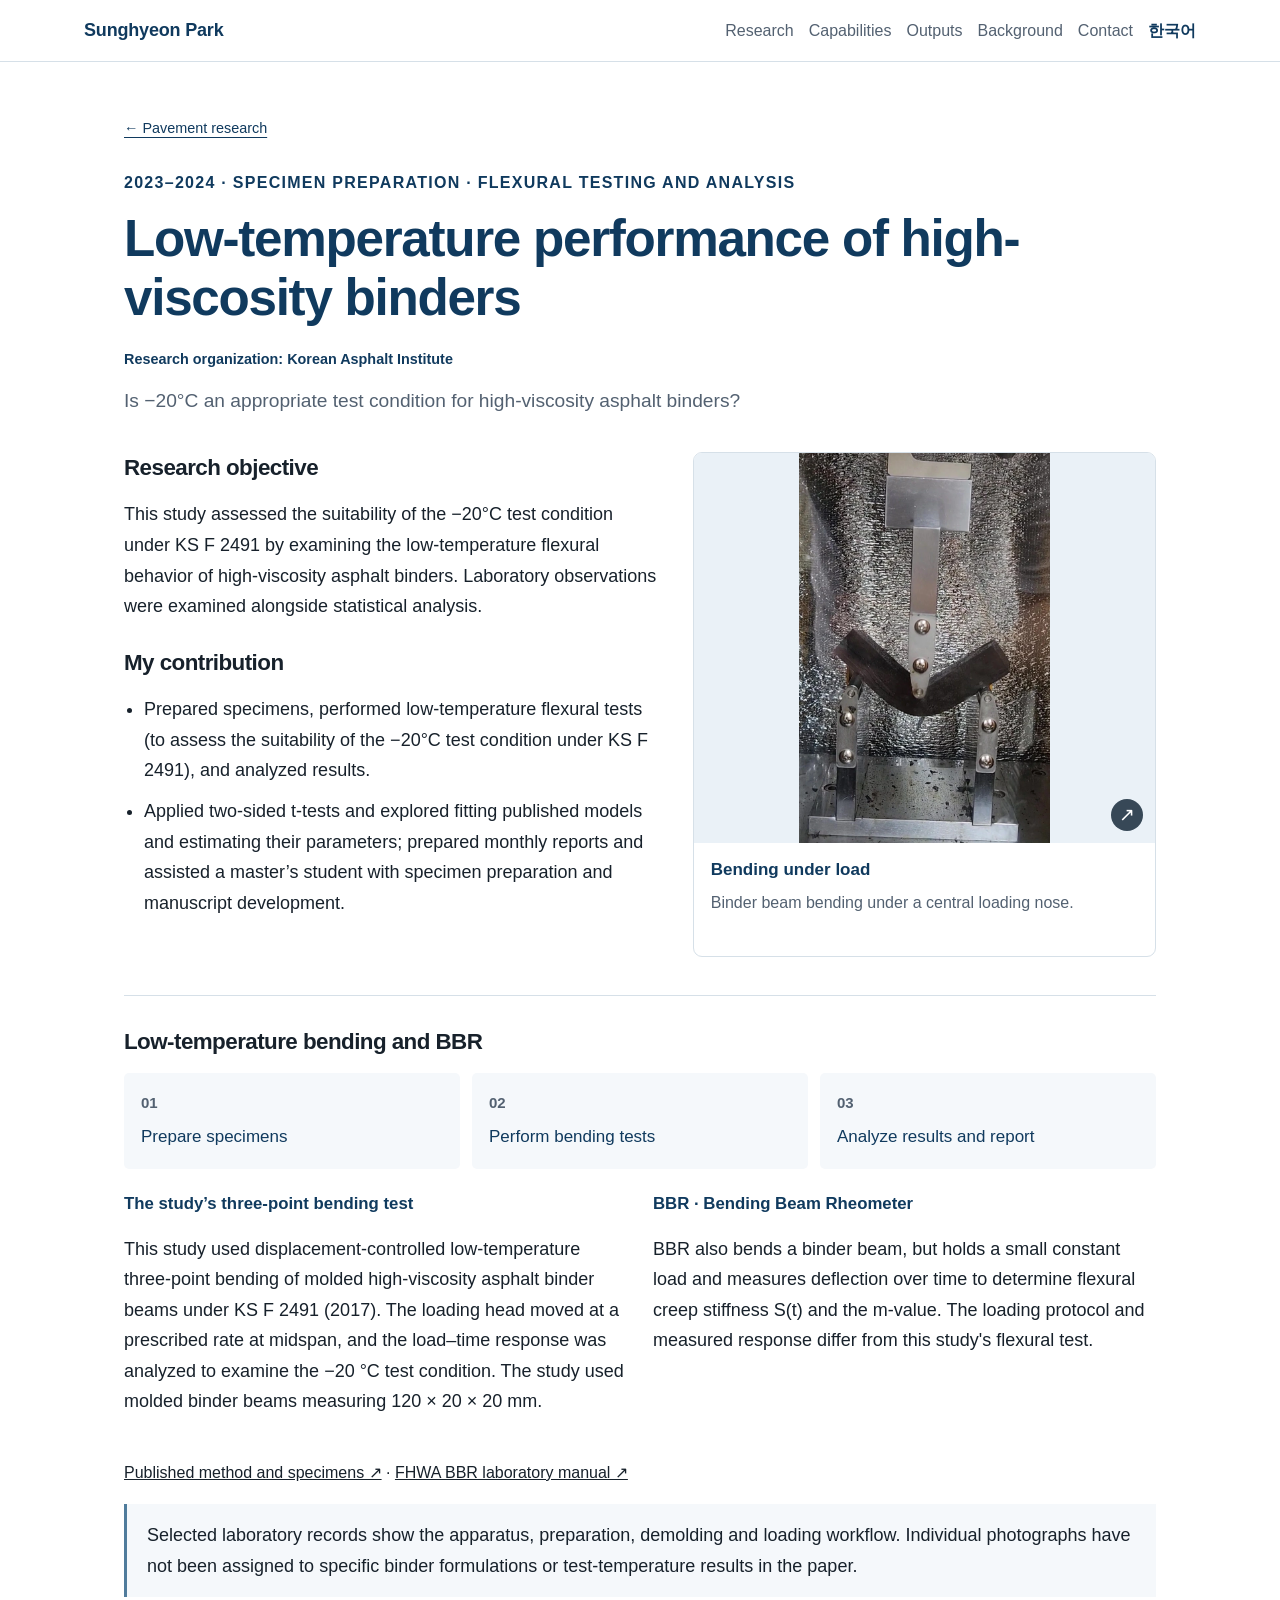
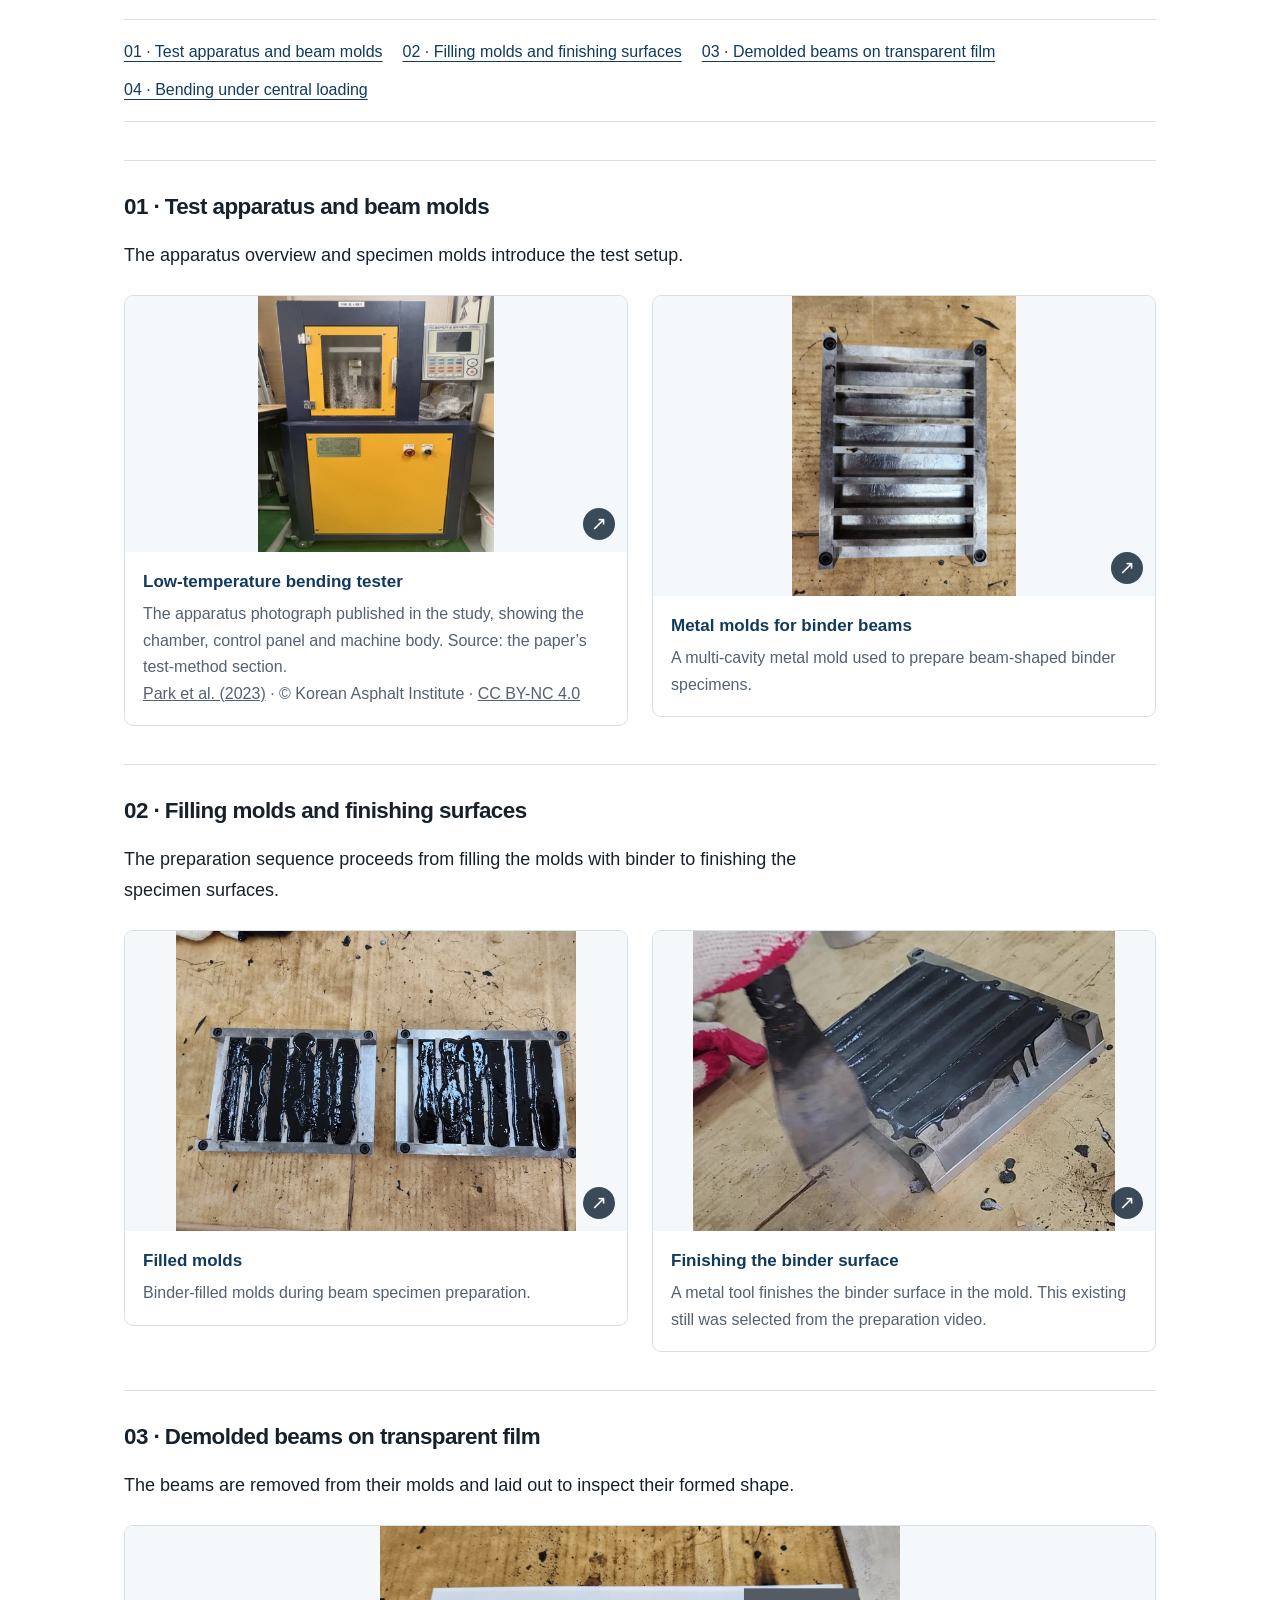
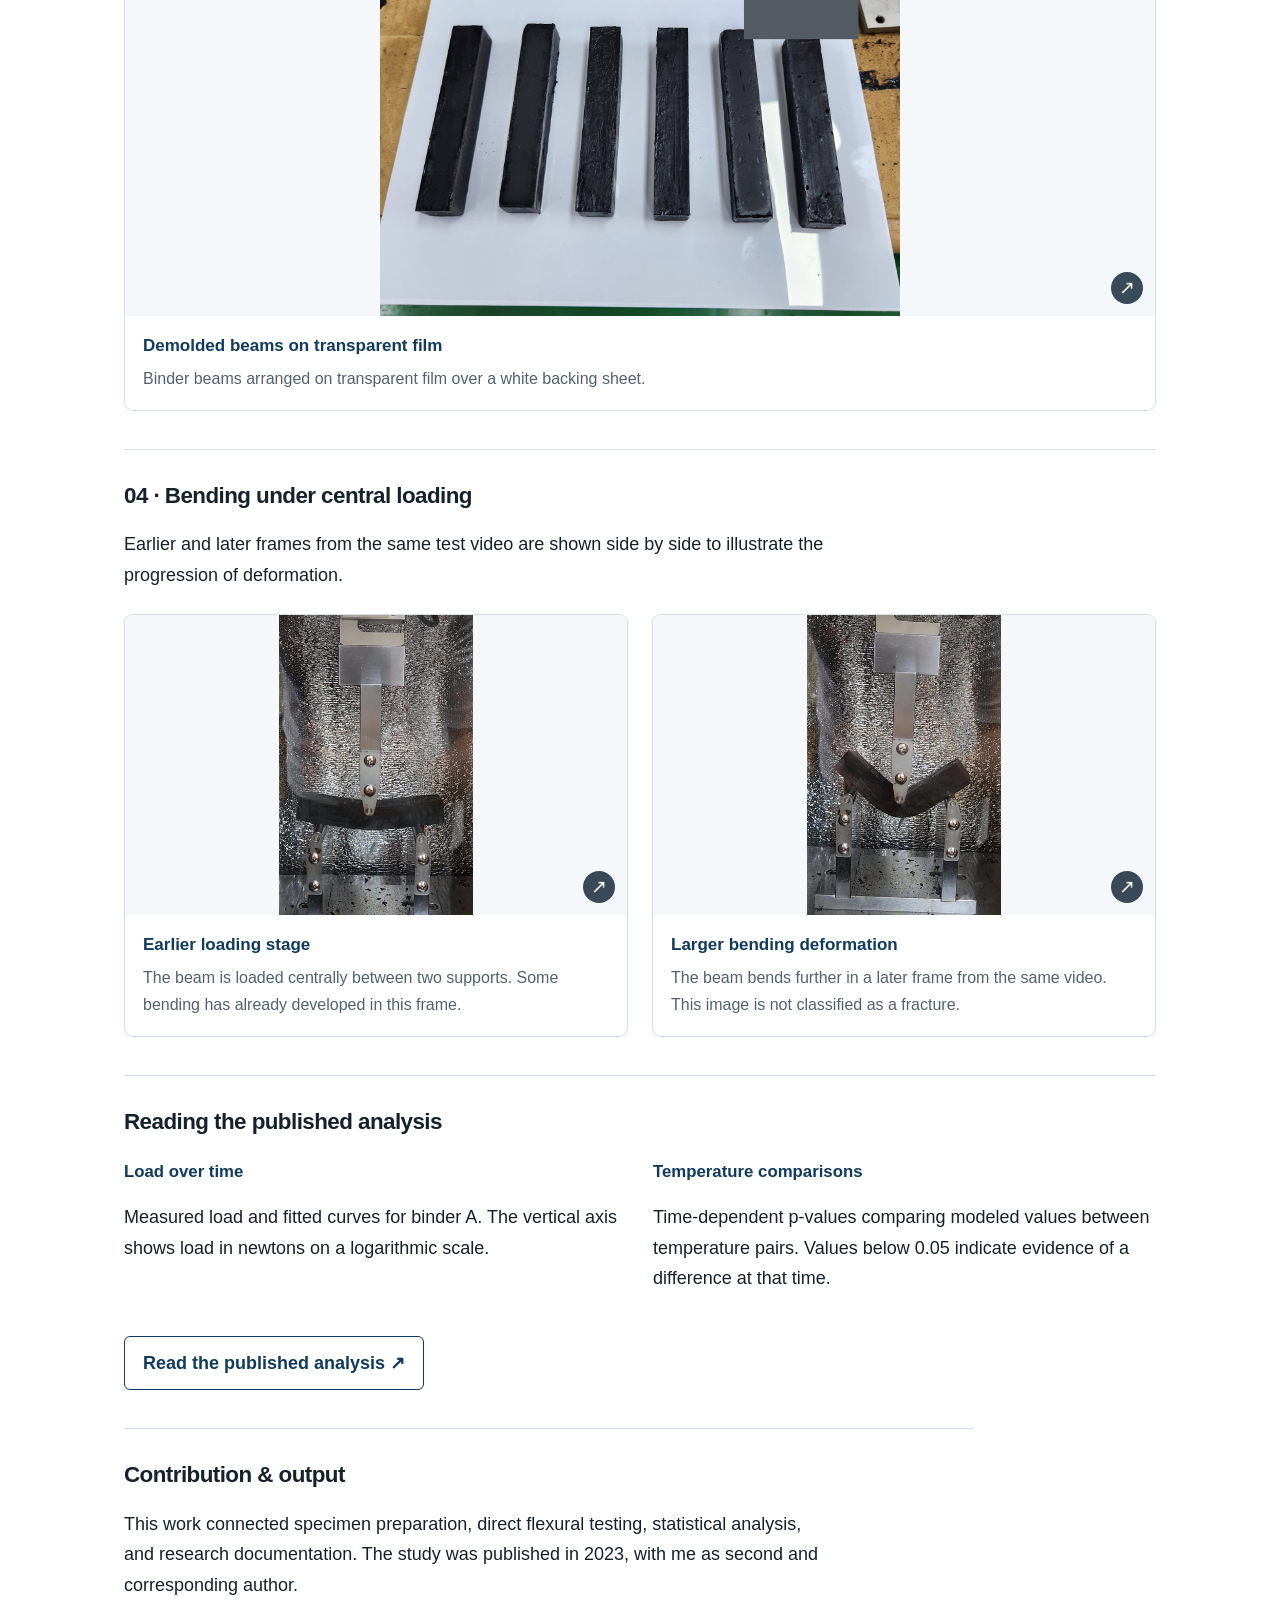
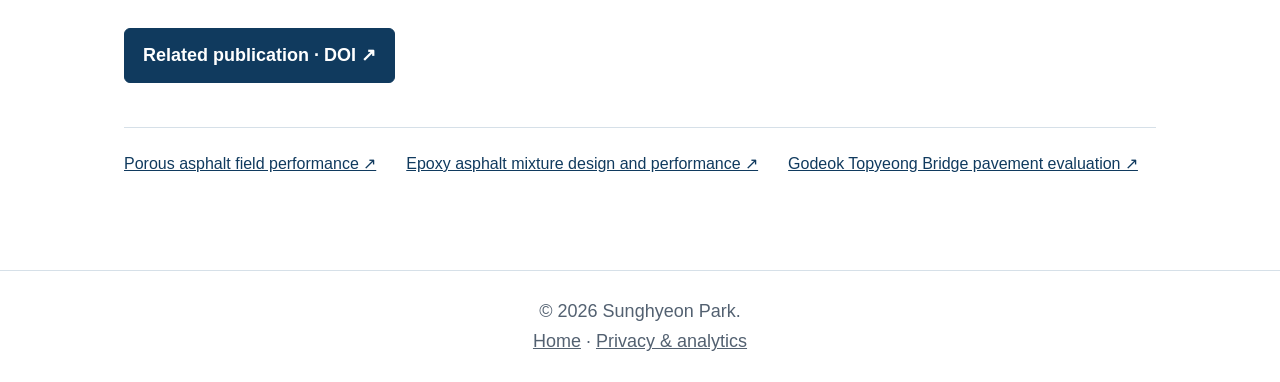
<file: low-temperature-binder.html>
<!DOCTYPE html>

<html lang="en"><head><meta charset="utf-8"/><meta content="width=device-width, initial-scale=1" name="viewport"/>
<title>Low-temperature performance of high-viscosity binders | Sunghyeon Park</title><meta content="Prepared specimens, performed low-temperature flexural tests, and analyzed high-viscosity asphalt binder results; applied a two-sided t-test and attempted published-equation fitting." name="description"/>
<link href="https://sunghyeonpark-engineering.github.io/low-temperature-binder.html" rel="canonical"/>
<link href="https://sunghyeonpark-engineering.github.io/low-temperature-binder.html" hreflang="en" rel="alternate"/><link href="https://sunghyeonpark-engineering.github.io/low-temperature-binder-ko.html" hreflang="ko" rel="alternate"/>
<link href="https://sunghyeonpark-engineering.github.io/low-temperature-binder.html" hreflang="x-default" rel="alternate"/>
<meta content="website" property="og:type"/><meta content="Low-temperature performance of high-viscosity binders | Sunghyeon Park" property="og:title"/><meta content="Prepared specimens, performed low-temperature flexural tests, and analyzed high-viscosity asphalt binder results; applied a two-sided t-test and attempted published-equation fitting." property="og:description"/>
<meta content="https://sunghyeonpark-engineering.github.io/low-temperature-binder.html" property="og:url"/><meta content="en_US" property="og:locale"/>
<meta content="https://sunghyeonpark-engineering.github.io/assets/portfolio-share.png" property="og:image"/><meta content="1200" property="og:image:width"/><meta content="630" property="og:image:height"/><meta content="Sunghyeon Park — pavement materials research portfolio" property="og:image:alt"/>
<meta content="summary_large_image" name="twitter:card"/><meta content="Low-temperature performance of high-viscosity binders | Sunghyeon Park" name="twitter:title"/><meta content="Prepared specimens, performed low-temperature flexural tests, and analyzed high-viscosity asphalt binder results; applied a two-sided t-test and attempted published-equation fitting." name="twitter:description"/><meta content="https://sunghyeonpark-engineering.github.io/assets/portfolio-share.png" name="twitter:image"/>
<link href="assets/favicon.svg" rel="icon" type="image/svg+xml"/><link href="styles.css?v=20261010-readable" rel="stylesheet"/><link href="research-process.css?v=20261019" rel="stylesheet"/>
<script defer="" src="analytics.js?v=20261016-privacy"></script><script defer="" src="photos.js?v=20261008"></script>
<script type="application/ld+json">{"@context": "https://schema.org", "@type": "Person", "name": "Sunghyeon Park", "url": "https://sunghyeonpark-engineering.github.io/", "image": "https://sunghyeonpark-engineering.github.io/assets/photos/sung-hyeon-park-900.webp", "sameAs": ["https://www.linkedin.com/in/sunghyeon-park/"], "alumniOf": {"@type": "CollegeOrUniversity", "name": "Seoul National University of Science and Technology"}, "knowsAbout": ["Pavement materials", "Asphalt mixtures", "Low-temperature performance", "Field pavement performance"]}</script></head><body class="detail-page portfolio-readable"><a class="skip-link" href="#main-content">Skip to main content</a><header class="site-header"><nav aria-label="Primary navigation" class="nav"><a class="logo" href="index.html">Sunghyeon Park</a><div class="nav-links"><a href="index.html#research-photos">Research</a><a href="index.html#methods">Capabilities</a><a href="index.html#outputs">Outputs</a><a href="index.html#professional">Background</a><a href="index.html#cv-contact">Contact</a><a class="language-link" href="low-temperature-binder-ko.html" hreflang="ko" lang="ko">한국어</a></div></nav></header><main class="detail-main" id="main-content"><header class="detail-heading"><a class="back-link" href="index.html#research-photos">← Pavement research</a><p class="eyebrow">2023–2024 · Specimen preparation · Flexural testing and analysis</p><h1>Low-temperature performance of high-viscosity binders</h1><p class="meta-line">Research organization: Korean Asphalt Institute</p><p class="detail-question">Is −20°C an appropriate test condition for high-viscosity asphalt binders?</p></header><section class="detail-overview"><div><h2>Research objective</h2><p>This study assessed the suitability of the −20°C test condition under KS F 2491 by examining the low-temperature flexural behavior of high-viscosity asphalt binders. Laboratory observations were examined alongside statistical analysis.</p><h2>My contribution</h2><ul><li>Prepared specimens, performed low-temperature flexural tests (to assess the suitability of the −20°C test condition under KS F 2491), and analyzed results.</li><li>Applied two-sided t-tests and explored fitting published models and estimating their parameters; prepared monthly reports and assisted a master’s student with specimen preparation and manuscript development.</li></ul></div><figure class="research-photo"><a aria-label="View larger image: Bending under load" class="photo-link" href="assets/photos/binder-large-bending-20261010-1280.webp"><img alt="A black binder beam bends downward beneath a central loading nose between two supports." decoding="async" height="1170" loading="lazy" sizes="(max-width: 680px) calc(100vw - 36px), 520px" src="assets/photos/binder-large-bending-20261010-640.webp" srcset="assets/photos/binder-large-bending-20261010-640.webp 413w, assets/photos/binder-large-bending-20261010-1280.webp 755w" width="755"/><span aria-hidden="true" class="photo-expand">↗</span></a><figcaption><h3>Bending under load</h3><p>Binder beam bending under a central loading nose.</p></figcaption></figure></section><section class="detail-method" id="binder-method-comparison"><h2>Low-temperature bending and BBR</h2><ol class="method-flow"><li><span>01</span>Prepare specimens</li><li><span>02</span>Perform bending tests</li><li><span>03</span>Analyze results and report</li></ol><div class="analysis-reading"><article><h3>The study’s three-point bending test</h3><p>This study used displacement-controlled low-temperature three-point bending of molded high-viscosity asphalt binder beams under KS F 2491 (2017). The loading head moved at a prescribed rate at midspan, and the load–time response was analyzed to examine the −20 °C test condition. The study used molded binder beams measuring 120 × 20 × 20 mm.</p></article><article><h3>BBR · Bending Beam Rheometer</h3><p>BBR also bends a binder beam, but holds a small constant load and measures deflection over time to determine flexural creep stiffness S(t) and the m-value. The loading protocol and measured response differ from this study&#x27;s flexural test.</p></article></div><p class="method-sources"><a href="https://journal.kai.re.kr/articles/xml/Bk98/">Published method and specimens ↗</a> · <a href="https://www.fhwa.dot.gov/pavement/materials/hmec/pubs/module_f/lab_manual_asphalt.pdf">FHWA BBR laboratory manual ↗</a></p></section><div class="binder-process" id="binder-process"><p class="process-note">Selected laboratory records show the apparatus, preparation, demolding and loading workflow. Individual photographs have not been assigned to specific binder formulations or test-temperature results in the paper.</p><nav class="process-navigation" aria-label="Jump to a test stage"><a href="#binder-equipment">01 · Test apparatus and beam molds</a><a href="#binder-preparation">02 · Filling molds and finishing surfaces</a><a href="#binder-demolding">03 · Demolded beams on transparent film</a><a href="#binder-loading">04 · Bending under central loading</a></nav><section class="detail-evidence test-process" id="binder-equipment"><h2>01 · Test apparatus and beam molds</h2><p>The apparatus overview and specimen molds introduce the test setup.</p><div class="process-photo-grid"><figure class="research-photo publication-equipment-photo" data-source-photo="binder-tester"><a class="photo-link" href="assets/research-process/binder-tester-publication.jpg" aria-label="Enlarge photograph: Low-temperature bending tester"><img src="assets/research-process/binder-tester-publication.jpg" sizes="(max-width:680px) calc(100vw - 36px), 500px" width="236" height="256" loading="lazy" decoding="async" alt="Low-temperature bending tester"><span aria-hidden="true" class="photo-expand">↗</span></a><figcaption><h3>Low-temperature bending tester</h3><p>The apparatus photograph published in the study, showing the chamber, control panel and machine body. Source: the paper’s test-method section.</p><p><a href="https://doi.org/10.22702/jkai.2023.13.2.25">Park et al. (2023)</a> · © Korean Asphalt Institute · <a href="https://creativecommons.org/licenses/by-nc/4.0/">CC BY-NC 4.0</a></p></figcaption></figure><figure class="research-photo" data-source-photo="042-b-mold"><a class="photo-link" href="assets/research-gallery/042-b-mold-1600.jpg" aria-label="Enlarge photograph: Metal molds for binder beams"><img src="assets/research-gallery/042-b-mold-480.webp" srcset="assets/research-gallery/042-b-mold-480.webp 360w, assets/research-gallery/042-b-mold-1600.jpg 1200w" sizes="(max-width:680px) calc(100vw - 36px), 500px" width="1200" height="1600" loading="lazy" decoding="async" alt="Metal molds for binder beams"><span aria-hidden="true" class="photo-expand">↗</span></a><figcaption><h3>Metal molds for binder beams</h3><p>A multi-cavity metal mold used to prepare beam-shaped binder specimens.</p></figcaption></figure></div></section><section class="detail-evidence test-process" id="binder-preparation"><h2>02 · Filling molds and finishing surfaces</h2><p>The preparation sequence proceeds from filling the molds with binder to finishing the specimen surfaces.</p><div class="process-photo-grid"><figure class="research-photo"><a aria-label="View larger image: Filled molds" class="photo-link" href="assets/photos/binder-filled-molds-20261010-1280.webp"><img alt="Two metal beam molds filled with black asphalt binder on a workbench." decoding="async" height="960" loading="lazy" sizes="(max-width: 680px) calc(100vw - 36px), 520px" src="assets/photos/binder-filled-molds-20261010-640.webp" srcset="assets/photos/binder-filled-molds-20261010-640.webp 640w, assets/photos/binder-filled-molds-20261010-1280.webp 1280w" width="1280"/><span aria-hidden="true" class="photo-expand">↗</span></a><figcaption><h3>Filled molds</h3><p>Binder-filled molds during beam specimen preparation.</p></figcaption></figure><figure class="research-photo" data-source-photo="binder-surface-finishing-20261010"><a class="photo-link" href="assets/photos/binder-surface-finishing-20261010-1280.webp" aria-label="Enlarge photograph: Finishing the binder surface"><img src="assets/photos/binder-surface-finishing-20261010-640.webp" srcset="assets/photos/binder-surface-finishing-20261010-640.webp 640w, assets/photos/binder-surface-finishing-20261010-1280.webp 1080w" sizes="(max-width:680px) calc(100vw - 36px), 500px" width="1080" height="770" loading="lazy" decoding="async" alt="Finishing the binder surface"><span aria-hidden="true" class="photo-expand">↗</span></a><figcaption><h3>Finishing the binder surface</h3><p>A metal tool finishes the binder surface in the mold. This existing still was selected from the preparation video.</p></figcaption></figure></div></section><section class="detail-evidence test-process" id="binder-demolding"><h2>03 · Demolded beams on transparent film</h2><p>The beams are removed from their molds and laid out to inspect their formed shape.</p><div class="process-photo-grid single-photo-grid"><figure class="research-photo" data-source-photo="053-b-spec"><a class="photo-link" href="assets/research-gallery/053-b-spec-1600.jpg" aria-label="Enlarge photograph: Demolded beams on transparent film"><img src="assets/research-gallery/053-b-spec-480.webp" srcset="assets/research-gallery/053-b-spec-480.webp 480w, assets/research-gallery/053-b-spec-1600.jpg 1600w" sizes="(max-width:680px) calc(100vw - 36px), 500px" width="1600" height="1200" loading="lazy" decoding="async" alt="Demolded beams on transparent film"><span aria-hidden="true" class="photo-expand">↗</span></a><figcaption><h3>Demolded beams on transparent film</h3><p>Binder beams arranged on transparent film over a white backing sheet.</p></figcaption></figure></div></section><section class="detail-evidence test-process" id="binder-loading"><h2>04 · Bending under central loading</h2><p>Earlier and later frames from the same test video are shown side by side to illustrate the progression of deformation.</p><div class="process-photo-grid"><figure class="research-photo" data-source-photo="binder-early-contact-20261010"><a class="photo-link" href="assets/photos/binder-early-contact-20261010-1280.webp" aria-label="Enlarge photograph: Earlier loading stage"><img src="assets/photos/binder-early-contact-20261010-640.webp" srcset="assets/photos/binder-early-contact-20261010-640.webp 413w, assets/photos/binder-early-contact-20261010-1280.webp 755w" sizes="(max-width:680px) calc(100vw - 36px), 500px" width="755" height="1170" loading="lazy" decoding="async" alt="Earlier loading stage"><span aria-hidden="true" class="photo-expand">↗</span></a><figcaption><h3>Earlier loading stage</h3><p>The beam is loaded centrally between two supports. Some bending has already developed in this frame.</p></figcaption></figure><figure class="research-photo" data-source-photo="binder-large-bending-20261010"><a class="photo-link" href="assets/photos/binder-large-bending-20261010-1280.webp" aria-label="Enlarge photograph: Larger bending deformation"><img src="assets/photos/binder-large-bending-20261010-640.webp" srcset="assets/photos/binder-large-bending-20261010-640.webp 413w, assets/photos/binder-large-bending-20261010-1280.webp 755w" sizes="(max-width:680px) calc(100vw - 36px), 500px" width="755" height="1170" loading="lazy" decoding="async" alt="Larger bending deformation"><span aria-hidden="true" class="photo-expand">↗</span></a><figcaption><h3>Larger bending deformation</h3><p>The beam bends further in a later frame from the same video. This image is not classified as a fracture.</p></figcaption></figure></div></section></div><section class="detail-evidence published-analysis"><h2>Reading the published analysis</h2><div class="analysis-reading"><article><h3>Load over time</h3><p>Measured load and fitted curves for binder A. The vertical axis shows load in newtons on a logarithmic scale.</p></article><article><h3>Temperature comparisons</h3><p>Time-dependent p-values comparing modeled values between temperature pairs. Values below 0.05 indicate evidence of a difference at that time.</p></article></div><a class="button secondary" href="https://journal.kai.re.kr/articles/xml/Bk98/">Read the published analysis ↗</a></section><section class="detail-outcome"><h2>Contribution &amp; output</h2><p>This work connected specimen preparation, direct flexural testing, statistical analysis, and research documentation. The study was published in 2023, with me as second and corresponding author.</p><a class="button primary" href="https://doi.org/10.22702/jkai.2023.13.2.25">Related publication · DOI ↗</a></section><nav aria-label="Related pavement research" class="related-research"><a href="porous-asphalt-field.html">Porous asphalt field performance ↗</a><a href="epoxy-asphalt.html">Epoxy asphalt mixture design and performance ↗</a><a href="mastic-asphalt-overlay.html">Godeok Topyeong Bridge pavement evaluation ↗</a></nav></main><footer class="site-footer"><p>© 2026 Sunghyeon Park.</p><p><a href="index.html">Home</a> · <a href="privacy.html">Privacy &amp; analytics</a></p></footer></body></html>
</file>
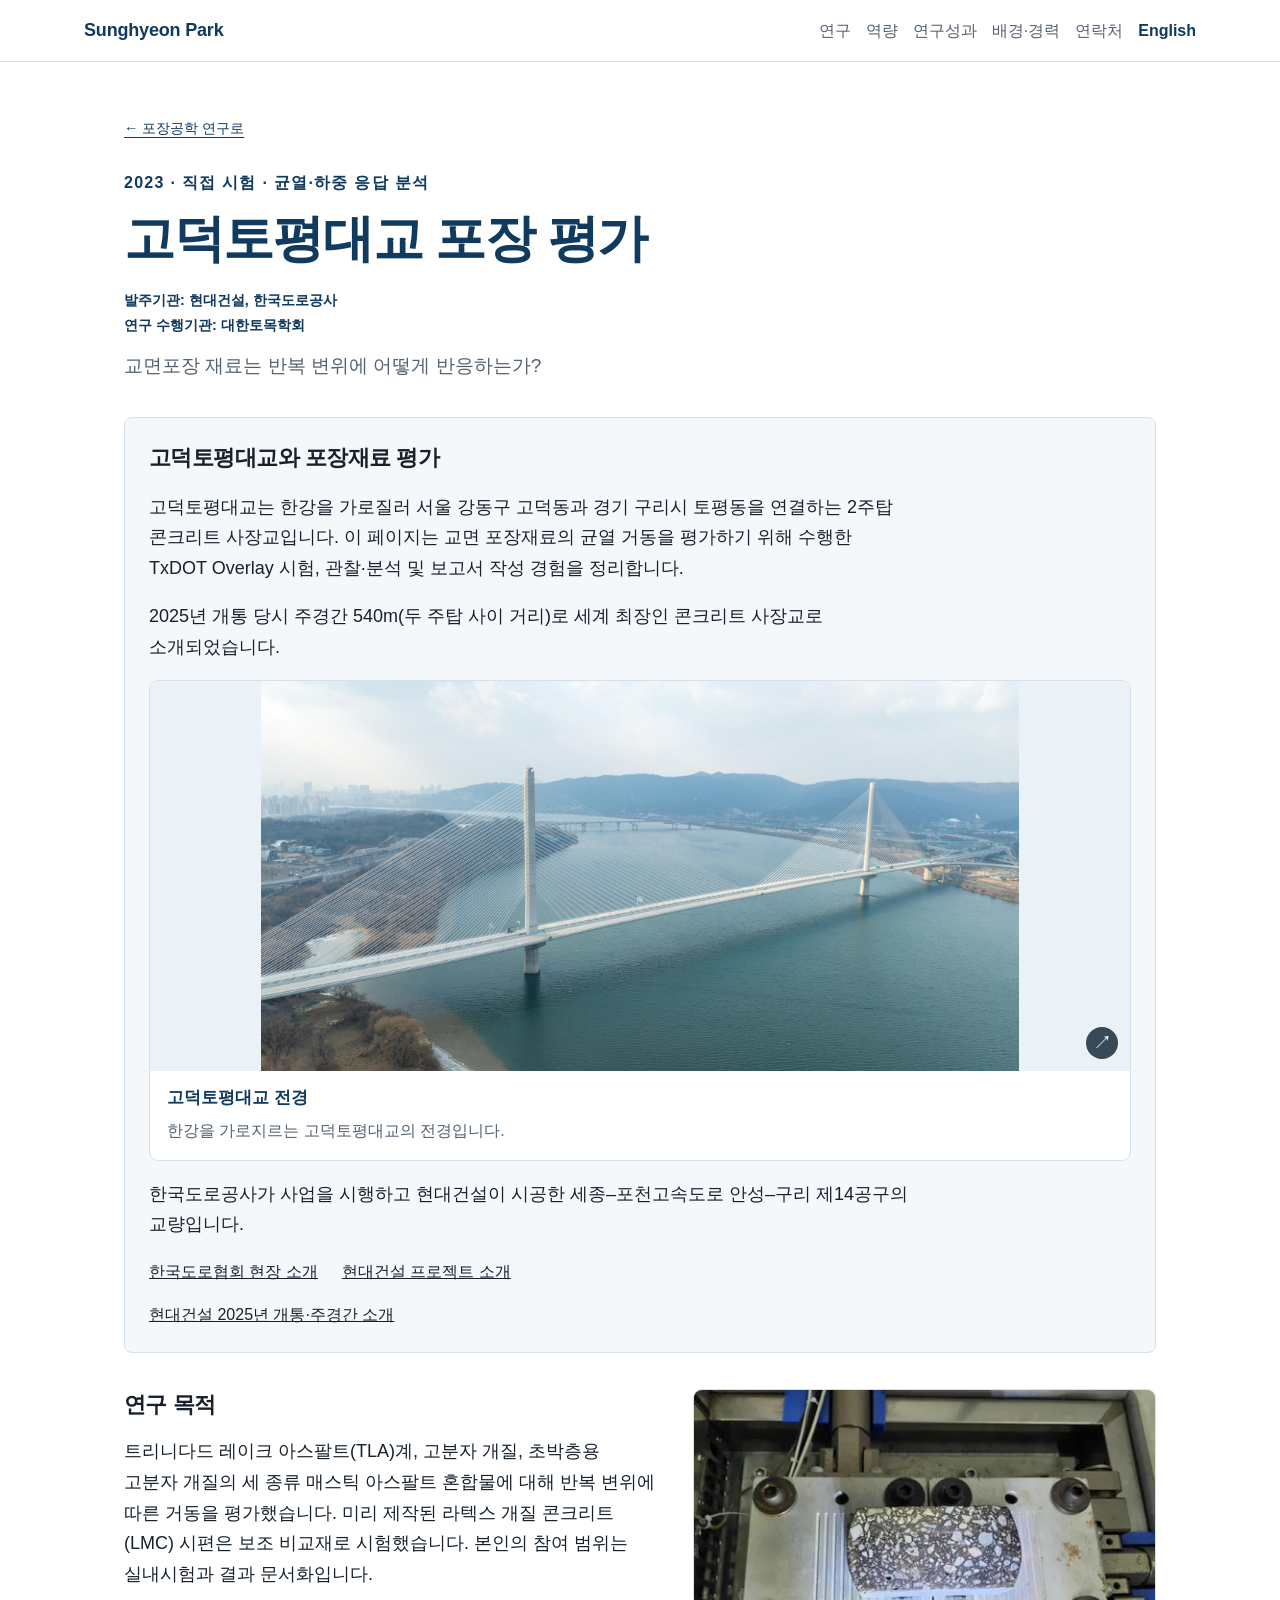
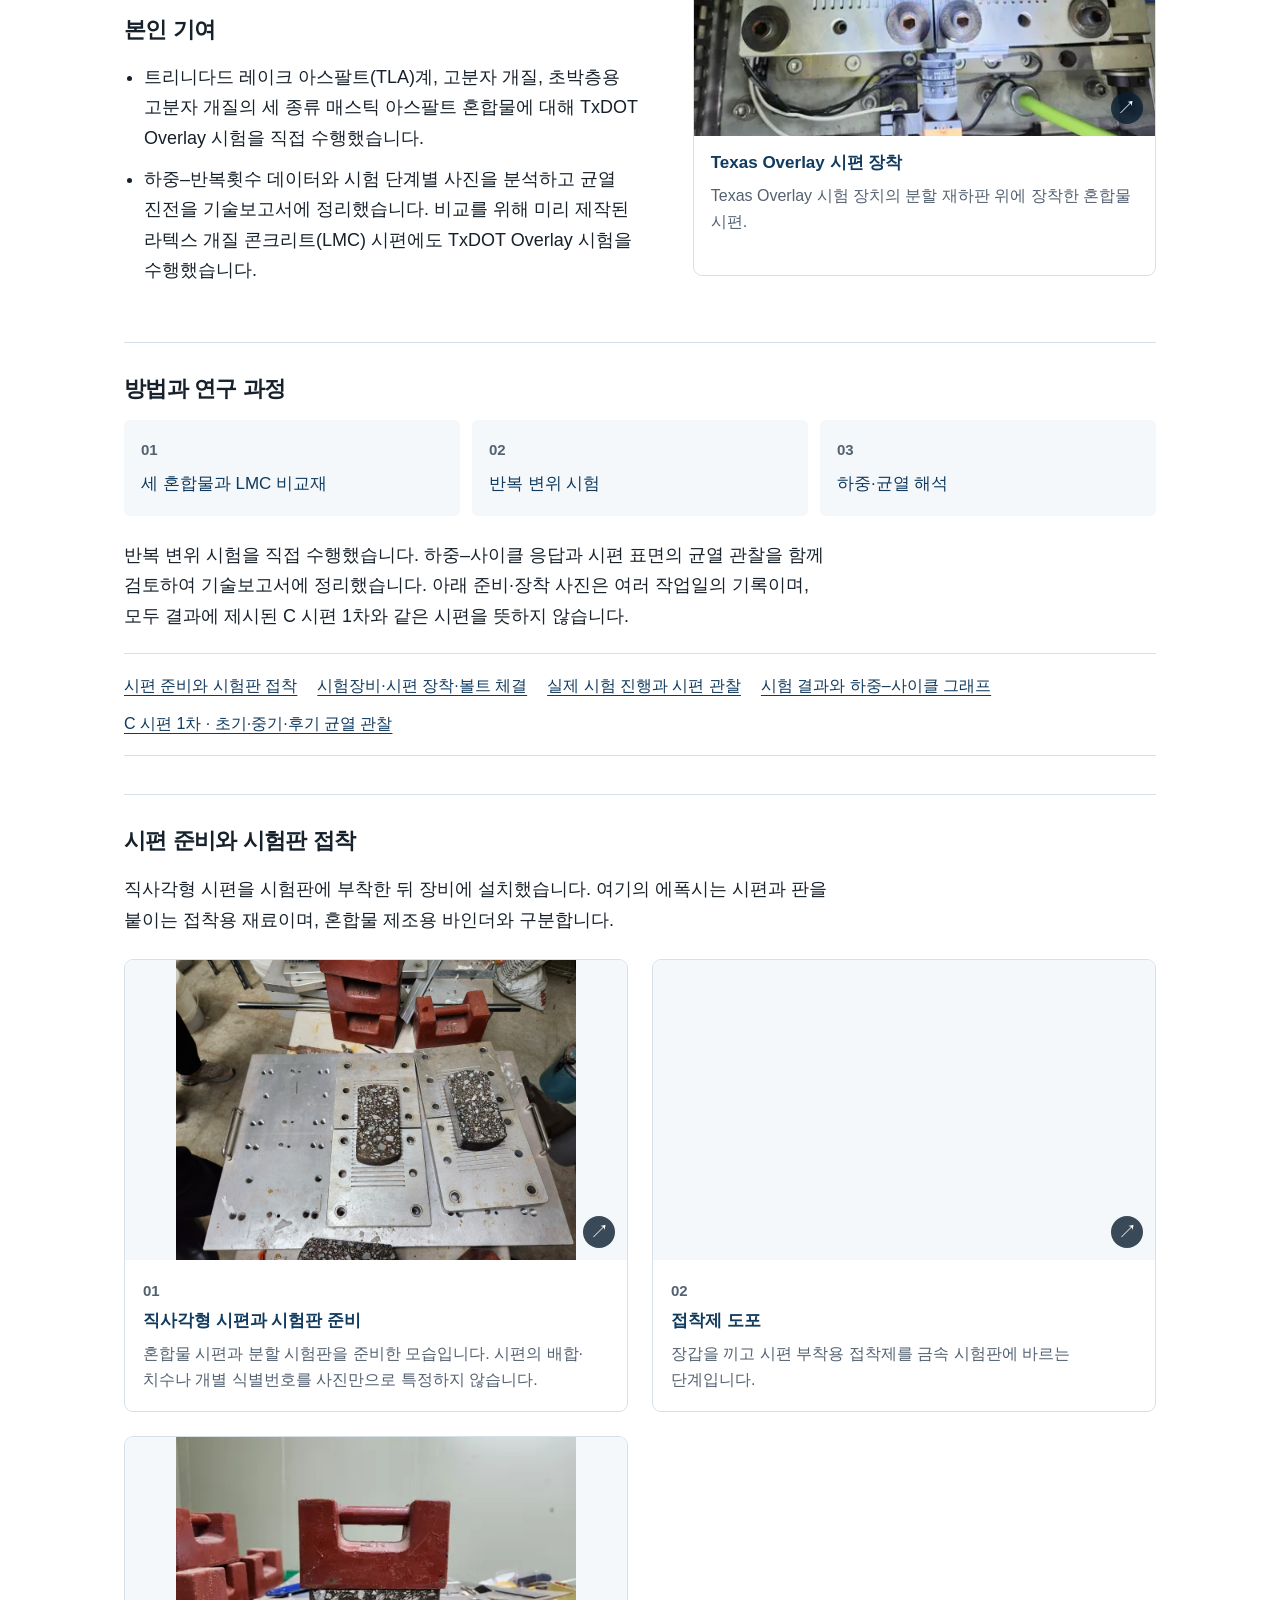
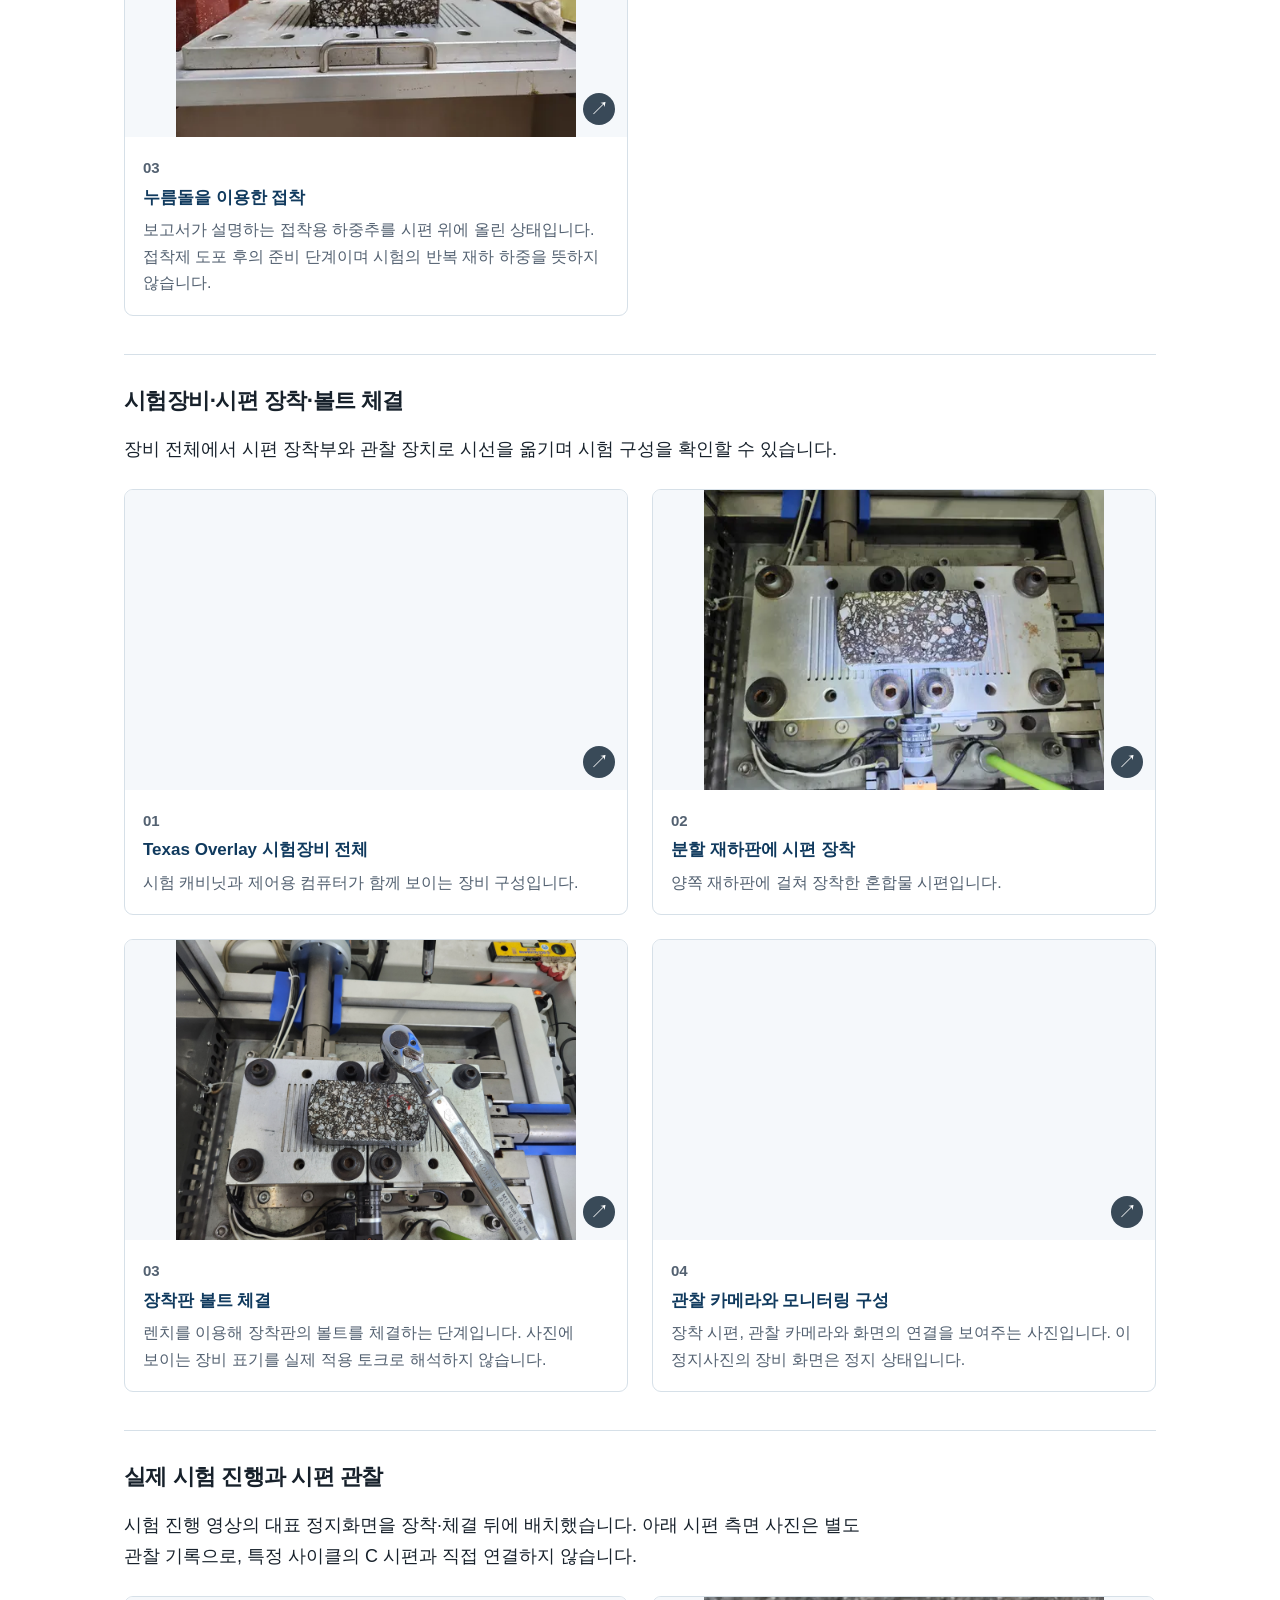
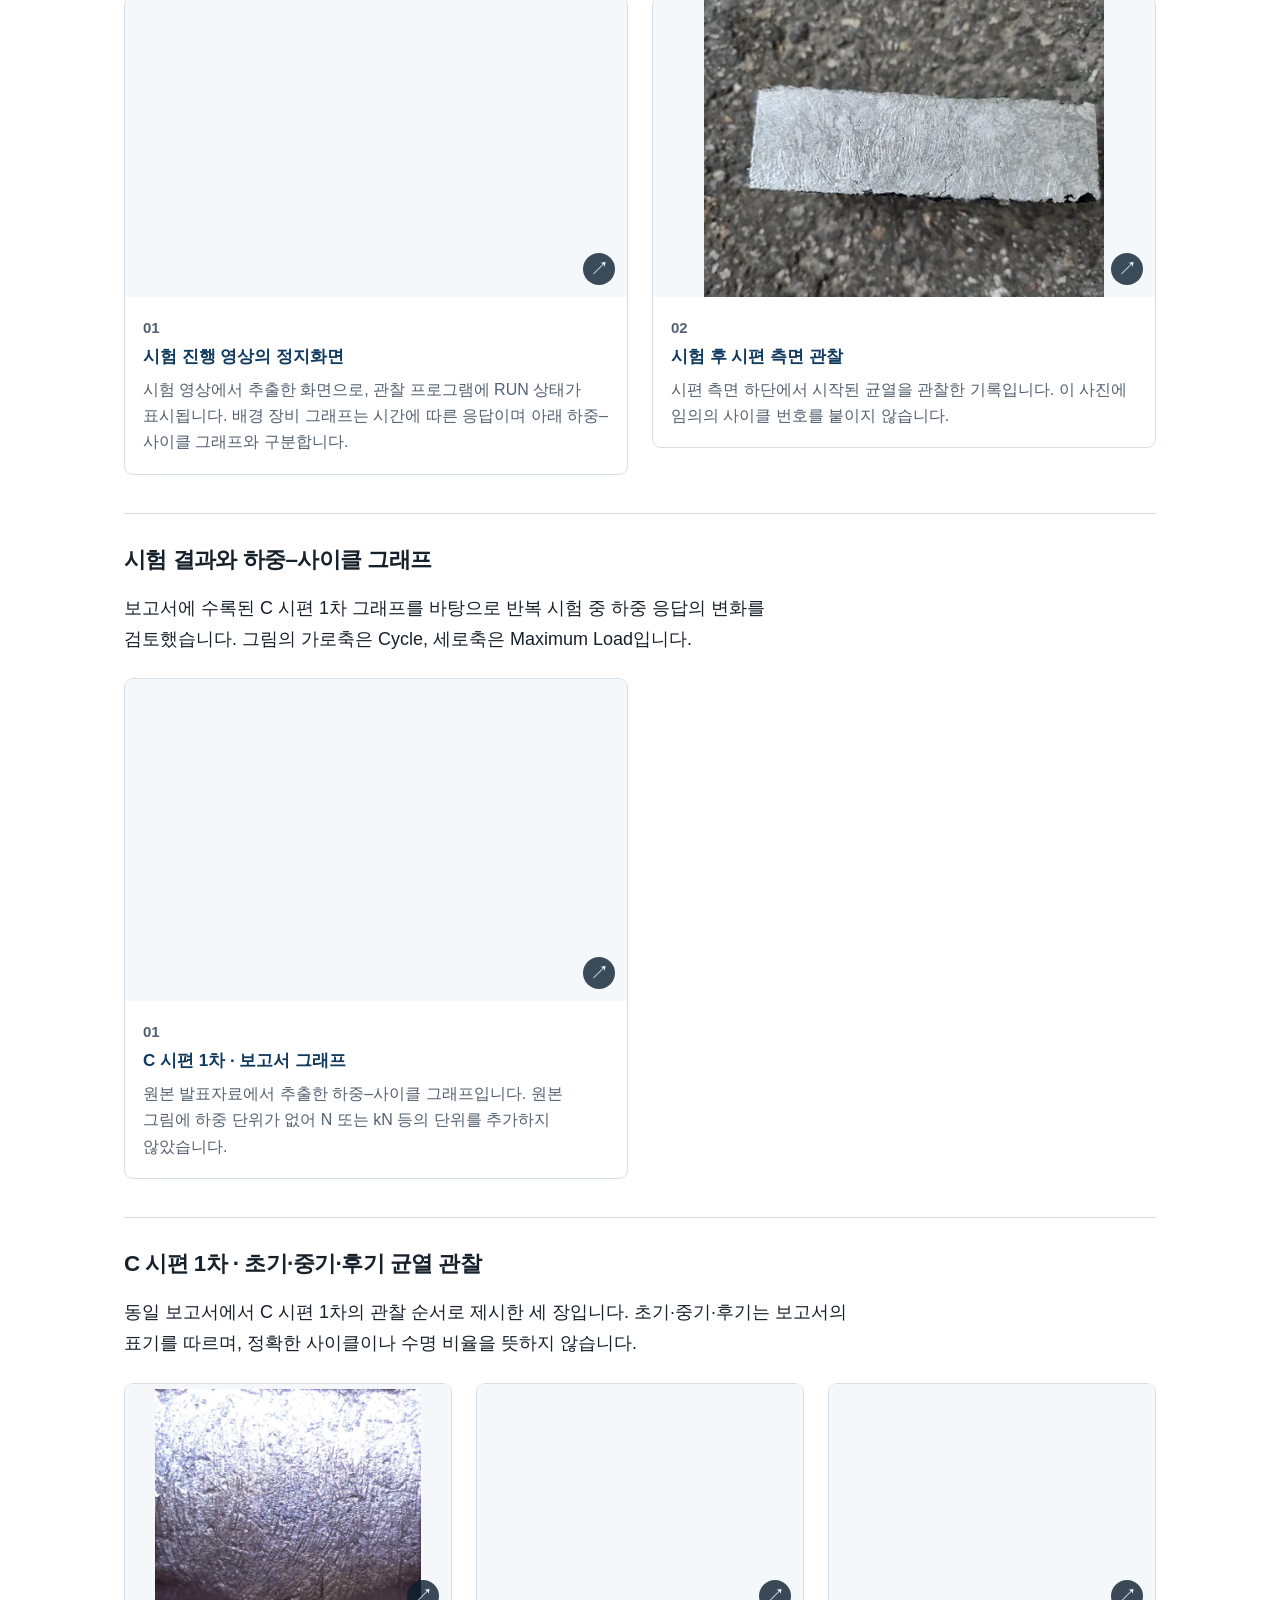
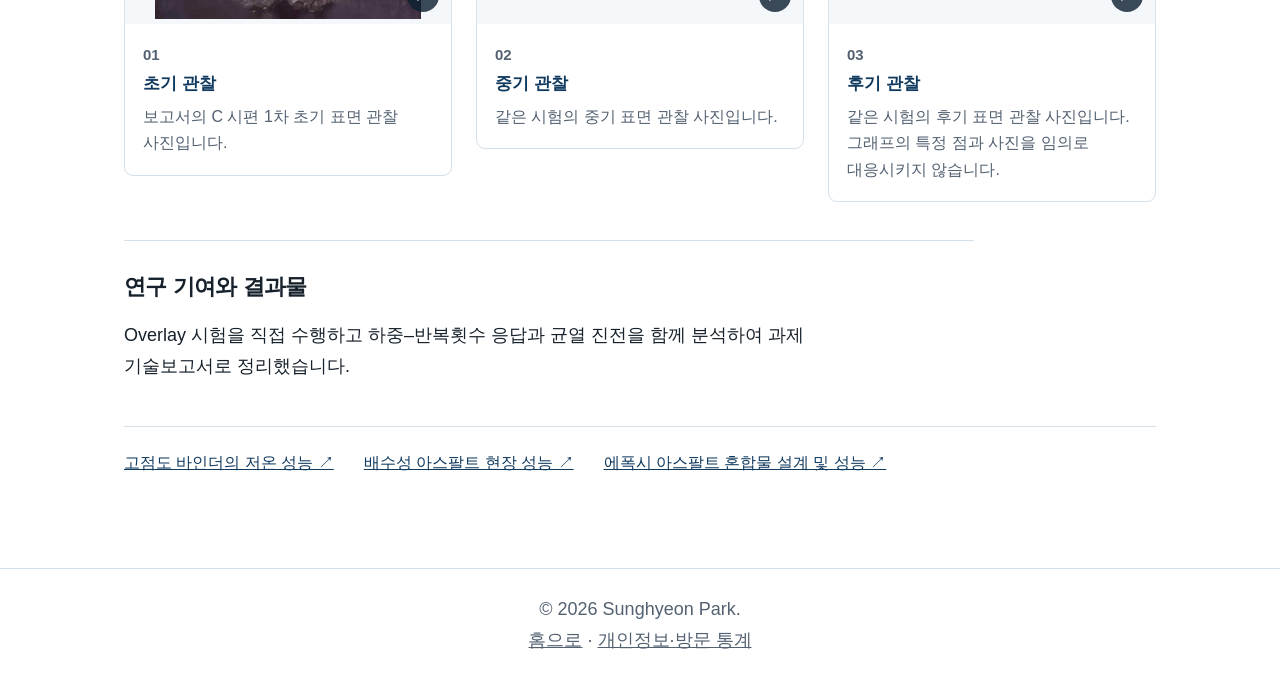
<file: mastic-asphalt-overlay-ko.html>
<!DOCTYPE html>
<html lang="ko"><head><meta charset="utf-8"><meta name="viewport" content="width=device-width, initial-scale=1">
<title>고덕토평대교 포장 평가 | Sunghyeon Park</title><meta name="description" content="세 종류의 매스틱 아스팔트 혼합물에 대해 TxDOT Overlay 시험을 수행하고 하중–반복횟수와 균열 진전을 분석했습니다. 미리 제작된 LMC 비교 시편도 시험했습니다.">
<link rel="canonical" href="https://sunghyeonpark-engineering.github.io/mastic-asphalt-overlay-ko.html">
<link rel="alternate" hreflang="ko" href="https://sunghyeonpark-engineering.github.io/mastic-asphalt-overlay-ko.html"><link rel="alternate" hreflang="en" href="https://sunghyeonpark-engineering.github.io/mastic-asphalt-overlay.html">
<link rel="alternate" hreflang="x-default" href="https://sunghyeonpark-engineering.github.io/mastic-asphalt-overlay.html">
<meta property="og:type" content="website"><meta property="og:title" content="고덕토평대교 포장 평가 | Sunghyeon Park"><meta property="og:description" content="세 종류의 매스틱 아스팔트 혼합물에 대해 TxDOT Overlay 시험을 수행하고 하중–반복횟수와 균열 진전을 분석했습니다. 미리 제작된 LMC 비교 시편도 시험했습니다.">
<meta property="og:url" content="https://sunghyeonpark-engineering.github.io/mastic-asphalt-overlay-ko.html"><meta property="og:locale" content="ko_KR">
<meta property="og:image" content="https://sunghyeonpark-engineering.github.io/assets/portfolio-share.png"><meta property="og:image:width" content="1200"><meta property="og:image:height" content="630"><meta property="og:image:alt" content="Sunghyeon Park — pavement materials research portfolio">
<meta name="twitter:card" content="summary_large_image"><meta name="twitter:title" content="고덕토평대교 포장 평가 | Sunghyeon Park"><meta name="twitter:description" content="세 종류의 매스틱 아스팔트 혼합물에 대해 TxDOT Overlay 시험을 수행하고 하중–반복횟수와 균열 진전을 분석했습니다. 미리 제작된 LMC 비교 시편도 시험했습니다."><meta name="twitter:image" content="https://sunghyeonpark-engineering.github.io/assets/portfolio-share.png">
<link rel="icon" type="image/svg+xml" href="assets/favicon.svg"><link rel="stylesheet" href="styles.css?v=20261010-readable">
<script defer src="analytics.js?v=20261016-privacy"></script><script defer src="photos.js?v=20261008"></script>
<script type="application/ld+json">{"@context": "https://schema.org", "@type": "Person", "name": "Sunghyeon Park", "url": "https://sunghyeonpark-engineering.github.io/", "image": "https://sunghyeonpark-engineering.github.io/assets/photos/sung-hyeon-park-900.webp", "sameAs": ["https://www.linkedin.com/in/sunghyeon-park/"], "alumniOf": {"@type": "CollegeOrUniversity", "name": "Seoul National University of Science and Technology"}, "knowsAbout": ["Pavement materials", "Asphalt mixtures", "Low-temperature performance", "Field pavement performance"]}</script><link rel="stylesheet" href="research-process.css?v=20261019"></head><body class="detail-page portfolio-readable"><a class="skip-link" href="#main-content">본문으로 건너뛰기</a><header class="site-header"><nav class="nav" aria-label="주 메뉴"><a class="logo" href="ko.html">Sunghyeon Park</a><div class="nav-links"><a href="ko.html#research-photos">연구</a><a href="ko.html#methods">역량</a><a href="ko.html#outputs">연구성과</a><a href="ko.html#professional">배경·경력</a><a href="ko.html#cv-contact">연락처</a><a class="language-link" href="mastic-asphalt-overlay.html" hreflang="en" lang="en">English</a></div></nav></header><main id="main-content" class="detail-main"><header class="detail-heading"><a class="back-link" href="ko.html#research-photos">← 포장공학 연구로</a><p class="eyebrow">2023 · 직접 시험 · 균열·하중 응답 분석</p><h1>고덕토평대교 포장 평가</h1><p class="meta-line">발주기관: 현대건설, 한국도로공사<br>연구 수행기관: 대한토목학회</p><p class="detail-question">교면포장 재료는 반복 변위에 어떻게 반응하는가?</p></header><section class="bridge-context"><h2>고덕토평대교와 포장재료 평가</h2><p>고덕토평대교는 한강을 가로질러 서울 강동구 고덕동과 경기 구리시 토평동을 연결하는 2주탑 콘크리트 사장교입니다. 이 페이지는 교면 포장재료의 균열 거동을 평가하기 위해 수행한 TxDOT Overlay 시험, 관찰·분석 및 보고서 작성 경험을 정리합니다.</p><p>2025년 개통 당시 주경간 540m(두 주탑 사이 거리)로 세계 최장인 콘크리트 사장교로 소개되었습니다.</p><figure class="research-photo" data-source-photo="godeok-topyeong"><a class="photo-link" href="assets/research-process/godeok-topyeong.jpg" aria-label="크게 보기: 고덕토평대교 전경"><img src="assets/research-process/godeok-topyeong.jpg" sizes="(max-width:680px) calc(100vw - 36px), 500px" width="2048" height="1054" loading="lazy" decoding="async" alt="고덕토평대교 전경"><span class="photo-expand" aria-hidden="true">↗</span></a><figcaption><h3>고덕토평대교 전경</h3><p>한강을 가로지르는 고덕토평대교의 전경입니다.</p></figcaption></figure><p>한국도로공사가 사업을 시행하고 현대건설이 시공한 세종–포천고속도로 안성–구리 제14공구의 교량입니다.</p><div class="source-links"><a href="https://www.kroad.or.kr/ezboard.php?BID=board12&amp;GID=root&amp;UID=25&amp;mode=view">한국도로협회 현장 소개</a><a href="https://www.hdec.kr/kr/newsroom/news_view.aspx?NewsListType=news_clist&amp;NewsSeq=250&amp;NewsType=TREND">현대건설 프로젝트 소개</a></div><p class="source-links"><a href="https://www.hdec.kr/KR/newsroom/news_view.aspx?NewsListType=news_clist&amp;NewsSeq=1210&amp;NewsType=JOURNAL">현대건설 2025년 개통·주경간 소개</a></p></section><section class="detail-overview"><div><h2>연구 목적</h2><p>트리니다드 레이크 아스팔트(TLA)계, 고분자 개질, 초박층용 고분자 개질의 세 종류 매스틱 아스팔트 혼합물에 대해 반복 변위에 따른 거동을 평가했습니다. 미리 제작된 라텍스 개질 콘크리트(LMC) 시편은 보조 비교재로 시험했습니다. 본인의 참여 범위는 실내시험과 결과 문서화입니다.</p><h2>본인 기여</h2><ul><li>트리니다드 레이크 아스팔트(TLA)계, 고분자 개질, 초박층용 고분자 개질의 세 종류 매스틱 아스팔트 혼합물에 대해 TxDOT Overlay 시험을 직접 수행했습니다.</li><li>하중–반복횟수 데이터와 시험 단계별 사진을 분석하고 균열 진전을 기술보고서에 정리했습니다. 비교를 위해 미리 제작된 라텍스 개질 콘크리트(LMC) 시편에도 TxDOT Overlay 시험을 수행했습니다.</li></ul></div><figure class="research-photo" data-curated-photo="072-tx-test"><a class="photo-link" href="assets/research-gallery/072-tx-test-1600.jpg" aria-label="사진 확대: Texas Overlay 시편 장착"><img src="assets/research-gallery/072-tx-test-480.webp" srcset="assets/research-gallery/072-tx-test-480.webp 480w, assets/research-gallery/072-tx-test-1600.jpg 1600w" sizes="(max-width: 680px) calc(100vw - 36px), 520px" width="1600" height="1200" loading="lazy" decoding="async" alt="Texas Overlay 시편 장착"><span class="photo-expand" aria-hidden="true">↗</span></a><figcaption><h3>Texas Overlay 시편 장착</h3><p>Texas Overlay 시험 장치의 분할 재하판 위에 장착한 혼합물 시편.</p></figcaption></figure></section><section class="detail-method"><h2>방법과 연구 과정</h2><ol class="method-flow"><li><span>01</span>세 혼합물과 LMC 비교재</li><li><span>02</span>반복 변위 시험</li><li><span>03</span>하중·균열 해석</li></ol><p>반복 변위 시험을 직접 수행했습니다. 하중–사이클 응답과 시편 표면의 균열 관찰을 함께 검토하여 기술보고서에 정리했습니다. 아래 준비·장착 사진은 여러 작업일의 기록이며, 모두 결과에 제시된 C 시편 1차와 같은 시편을 뜻하지 않습니다.</p></section><nav class="process-navigation" aria-label="시험 과정 바로가기"><a href="#specimen-preparation">시편 준비와 시험판 접착</a><a href="#equipment-mounting">시험장비·시편 장착·볼트 체결</a><a href="#test-running">실제 시험 진행과 시편 관찰</a><a href="#load-cycle">시험 결과와 하중–사이클 그래프</a><a href="#crack-observations">C 시편 1차 · 초기·중기·후기 균열 관찰</a></nav><section class="detail-evidence test-process" id="specimen-preparation"><h2>시편 준비와 시험판 접착</h2><p>직사각형 시편을 시험판에 부착한 뒤 장비에 설치했습니다. 여기의 에폭시는 시편과 판을 붙이는 접착용 재료이며, 혼합물 제조용 바인더와 구분합니다.</p><div class="process-photo-grid"><figure class="research-photo" data-source-photo="tx-specimens"><a class="photo-link" href="assets/research-process/tx-specimens.jpg" aria-label="크게 보기: 직사각형 시편과 시험판 준비"><img src="assets/research-process/tx-specimens.jpg" sizes="(max-width:680px) calc(100vw - 36px), 500px" width="4000" height="3000" loading="lazy" decoding="async" alt="직사각형 시편과 시험판 준비"><span class="photo-expand" aria-hidden="true">↗</span></a><figcaption><span class="step-label">01</span><h3>직사각형 시편과 시험판 준비</h3><p>혼합물 시편과 분할 시험판을 준비한 모습입니다. 시편의 배합·치수나 개별 식별번호를 사진만으로 특정하지 않습니다.</p></figcaption></figure><figure class="research-photo" data-source-photo="tx-adhesive"><a class="photo-link" href="assets/research-process/tx-adhesive.jpg" aria-label="크게 보기: 접착제 도포"><img src="assets/research-process/tx-adhesive.jpg" sizes="(max-width:680px) calc(100vw - 36px), 500px" width="4000" height="3000" loading="lazy" decoding="async" alt="접착제 도포"><span class="photo-expand" aria-hidden="true">↗</span></a><figcaption><span class="step-label">02</span><h3>접착제 도포</h3><p>장갑을 끼고 시편 부착용 접착제를 금속 시험판에 바르는 단계입니다.</p></figcaption></figure><figure class="research-photo" data-source-photo="068-tx-prep"><a class="photo-link" href="assets/research-gallery/068-tx-prep-1600.jpg" aria-label="크게 보기: 누름돌을 이용한 접착"><img src="assets/research-gallery/068-tx-prep-480.webp" srcset="assets/research-gallery/068-tx-prep-480.webp 480w, assets/research-gallery/068-tx-prep-1600.jpg 1600w" sizes="(max-width:680px) calc(100vw - 36px), 500px" width="1600" height="1200" loading="lazy" decoding="async" alt="누름돌을 이용한 접착"><span class="photo-expand" aria-hidden="true">↗</span></a><figcaption><span class="step-label">03</span><h3>누름돌을 이용한 접착</h3><p>보고서가 설명하는 접착용 하중추를 시편 위에 올린 상태입니다. 접착제 도포 후의 준비 단계이며 시험의 반복 재하 하중을 뜻하지 않습니다.</p></figcaption></figure></div></section><section class="detail-evidence test-process" id="equipment-mounting"><h2>시험장비·시편 장착·볼트 체결</h2><p>장비 전체에서 시편 장착부와 관찰 장치로 시선을 옮기며 시험 구성을 확인할 수 있습니다.</p><div class="process-photo-grid"><figure class="research-photo" data-source-photo="tx-equipment"><a class="photo-link" href="assets/research-process/tx-equipment.jpg" aria-label="크게 보기: Texas Overlay 시험장비 전체"><img src="assets/research-process/tx-equipment.jpg" sizes="(max-width:680px) calc(100vw - 36px), 500px" width="4000" height="3000" loading="lazy" decoding="async" alt="Texas Overlay 시험장비 전체"><span class="photo-expand" aria-hidden="true">↗</span></a><figcaption><span class="step-label">01</span><h3>Texas Overlay 시험장비 전체</h3><p>시험 캐비닛과 제어용 컴퓨터가 함께 보이는 장비 구성입니다.</p></figcaption></figure><figure class="research-photo" data-source-photo="072-tx-test"><a class="photo-link" href="assets/research-gallery/072-tx-test-1600.jpg" aria-label="크게 보기: 분할 재하판에 시편 장착"><img src="assets/research-gallery/072-tx-test-480.webp" srcset="assets/research-gallery/072-tx-test-480.webp 480w, assets/research-gallery/072-tx-test-1600.jpg 1600w" sizes="(max-width:680px) calc(100vw - 36px), 500px" width="1600" height="1200" loading="lazy" decoding="async" alt="분할 재하판에 시편 장착"><span class="photo-expand" aria-hidden="true">↗</span></a><figcaption><span class="step-label">02</span><h3>분할 재하판에 시편 장착</h3><p>양쪽 재하판에 걸쳐 장착한 혼합물 시편입니다.</p></figcaption></figure><figure class="research-photo" data-source-photo="tx-bolting"><a class="photo-link" href="assets/research-process/tx-bolting.jpg" aria-label="크게 보기: 장착판 볼트 체결"><img src="assets/research-process/tx-bolting.jpg" sizes="(max-width:680px) calc(100vw - 36px), 500px" width="4000" height="3000" loading="lazy" decoding="async" alt="장착판 볼트 체결"><span class="photo-expand" aria-hidden="true">↗</span></a><figcaption><span class="step-label">03</span><h3>장착판 볼트 체결</h3><p>렌치를 이용해 장착판의 볼트를 체결하는 단계입니다. 사진에 보이는 장비 표기를 실제 적용 토크로 해석하지 않습니다.</p></figcaption></figure><figure class="research-photo" data-source-photo="overlay-observation-v2"><a class="photo-link" href="assets/photos/overlay-observation-v2-1280.webp" aria-label="크게 보기: 관찰 카메라와 모니터링 구성"><img src="assets/photos/overlay-observation-v2-640.webp" srcset="assets/photos/overlay-observation-v2-640.webp 640w, assets/photos/overlay-observation-v2-1280.webp 1280w" sizes="(max-width:680px) calc(100vw - 36px), 500px" width="1280" height="960" loading="lazy" decoding="async" alt="관찰 카메라와 모니터링 구성"><span class="photo-expand" aria-hidden="true">↗</span></a><figcaption><span class="step-label">04</span><h3>관찰 카메라와 모니터링 구성</h3><p>장착 시편, 관찰 카메라와 화면의 연결을 보여주는 사진입니다. 이 정지사진의 장비 화면은 정지 상태입니다.</p></figcaption></figure></div></section><section class="detail-evidence test-process" id="test-running"><h2>실제 시험 진행과 시편 관찰</h2><p>시험 진행 영상의 대표 정지화면을 장착·체결 뒤에 배치했습니다. 아래 시편 측면 사진은 별도 관찰 기록으로, 특정 사이클의 C 시편과 직접 연결하지 않습니다.</p><div class="process-photo-grid"><figure class="research-photo" data-source-photo="tx-running"><a class="photo-link" href="assets/research-process/tx-running.jpg" aria-label="크게 보기: 시험 진행 영상의 정지화면"><img src="assets/research-process/tx-running.jpg" sizes="(max-width:680px) calc(100vw - 36px), 500px" width="1280" height="720" loading="lazy" decoding="async" alt="시험 진행 영상의 정지화면"><span class="photo-expand" aria-hidden="true">↗</span></a><figcaption><span class="step-label">01</span><h3>시험 진행 영상의 정지화면</h3><p>시험 영상에서 추출한 화면으로, 관찰 프로그램에 RUN 상태가 표시됩니다. 배경 장비 그래프는 시간에 따른 응답이며 아래 하중–사이클 그래프와 구분합니다.</p></figcaption></figure><figure class="research-photo" data-source-photo="076-tx-spec"><a class="photo-link" href="assets/research-gallery/076-tx-spec-1600.jpg" aria-label="크게 보기: 시험 후 시편 측면 관찰"><img src="assets/research-gallery/076-tx-spec-480.webp" srcset="assets/research-gallery/076-tx-spec-480.webp 480w, assets/research-gallery/076-tx-spec-1600.jpg 1600w" sizes="(max-width:680px) calc(100vw - 36px), 500px" width="1600" height="1200" loading="lazy" decoding="async" alt="시험 후 시편 측면 관찰"><span class="photo-expand" aria-hidden="true">↗</span></a><figcaption><span class="step-label">02</span><h3>시험 후 시편 측면 관찰</h3><p>시편 측면 하단에서 시작된 균열을 관찰한 기록입니다. 이 사진에 임의의 사이클 번호를 붙이지 않습니다.</p></figcaption></figure></div></section><section class="detail-evidence test-process" id="load-cycle"><h2>시험 결과와 하중–사이클 그래프</h2><p>보고서에 수록된 C 시편 1차 그래프를 바탕으로 반복 시험 중 하중 응답의 변화를 검토했습니다. 그림의 가로축은 Cycle, 세로축은 Maximum Load입니다.</p><div class="process-photo-grid"><figure class="research-photo wide-result" data-source-photo="tx-c1-load-cycle"><a class="photo-link" href="assets/research-process/tx-c1-load-cycle.png" aria-label="크게 보기: C 시편 1차 · 보고서 그래프"><img src="assets/research-process/tx-c1-load-cycle.png" sizes="(max-width:680px) calc(100vw - 36px), 500px" width="1704" height="1091" loading="lazy" decoding="async" alt="C 시편 1차 · 보고서 그래프"><span class="photo-expand" aria-hidden="true">↗</span></a><figcaption><span class="step-label">01</span><h3>C 시편 1차 · 보고서 그래프</h3><p>원본 발표자료에서 추출한 하중–사이클 그래프입니다. 원본 그림에 하중 단위가 없어 N 또는 kN 등의 단위를 추가하지 않았습니다.</p></figcaption></figure></div></section><section class="detail-evidence test-process" id="crack-observations"><h2>C 시편 1차 · 초기·중기·후기 균열 관찰</h2><p>동일 보고서에서 C 시편 1차의 관찰 순서로 제시한 세 장입니다. 초기·중기·후기는 보고서의 표기를 따르며, 정확한 사이클이나 수명 비율을 뜻하지 않습니다.</p><div class="process-photo-grid crack-sequence"><figure class="research-photo" data-source-photo="overlay-c1-initial-v2"><a class="photo-link" href="assets/photos/overlay-c1-initial-v2-1280.webp" aria-label="크게 보기: 초기 관찰"><img src="assets/photos/overlay-c1-initial-v2-640.webp" srcset="assets/photos/overlay-c1-initial-v2-640.webp 640w, assets/photos/overlay-c1-initial-v2-1280.webp 889w" sizes="(max-width:680px) calc(100vw - 36px), 500px" width="889" height="768" loading="lazy" decoding="async" alt="초기 관찰"><span class="photo-expand" aria-hidden="true">↗</span></a><figcaption><span class="step-label">01</span><h3>초기 관찰</h3><p>보고서의 C 시편 1차 초기 표면 관찰 사진입니다.</p></figcaption></figure><figure class="research-photo" data-source-photo="overlay-c1-middle-v2"><a class="photo-link" href="assets/photos/overlay-c1-middle-v2-1280.webp" aria-label="크게 보기: 중기 관찰"><img src="assets/photos/overlay-c1-middle-v2-640.webp" srcset="assets/photos/overlay-c1-middle-v2-640.webp 640w, assets/photos/overlay-c1-middle-v2-1280.webp 900w" sizes="(max-width:680px) calc(100vw - 36px), 500px" width="900" height="768" loading="lazy" decoding="async" alt="중기 관찰"><span class="photo-expand" aria-hidden="true">↗</span></a><figcaption><span class="step-label">02</span><h3>중기 관찰</h3><p>같은 시험의 중기 표면 관찰 사진입니다.</p></figcaption></figure><figure class="research-photo" data-source-photo="overlay-c1-late-v2"><a class="photo-link" href="assets/photos/overlay-c1-late-v2-1280.webp" aria-label="크게 보기: 후기 관찰"><img src="assets/photos/overlay-c1-late-v2-640.webp" srcset="assets/photos/overlay-c1-late-v2-640.webp 640w, assets/photos/overlay-c1-late-v2-1280.webp 893w" sizes="(max-width:680px) calc(100vw - 36px), 500px" width="893" height="768" loading="lazy" decoding="async" alt="후기 관찰"><span class="photo-expand" aria-hidden="true">↗</span></a><figcaption><span class="step-label">03</span><h3>후기 관찰</h3><p>같은 시험의 후기 표면 관찰 사진입니다. 그래프의 특정 점과 사진을 임의로 대응시키지 않습니다.</p></figcaption></figure></div></section><section class="detail-outcome"><h2>연구 기여와 결과물</h2><p>Overlay 시험을 직접 수행하고 하중–반복횟수 응답과 균열 진전을 함께 분석하여 과제 기술보고서로 정리했습니다.</p></section><nav class="related-research" aria-label="다른 포장 연구"><a href="low-temperature-binder-ko.html">고점도 바인더의 저온 성능 ↗</a><a href="porous-asphalt-field-ko.html">배수성 아스팔트 현장 성능 ↗</a><a href="epoxy-asphalt-ko.html">에폭시 아스팔트 혼합물 설계 및 성능 ↗</a></nav></main><footer class="site-footer"><p>© 2026 Sunghyeon Park.</p><p><a href="ko.html">홈으로</a> · <a href="privacy.html">개인정보·방문 통계</a></p></footer></body></html>
</file>
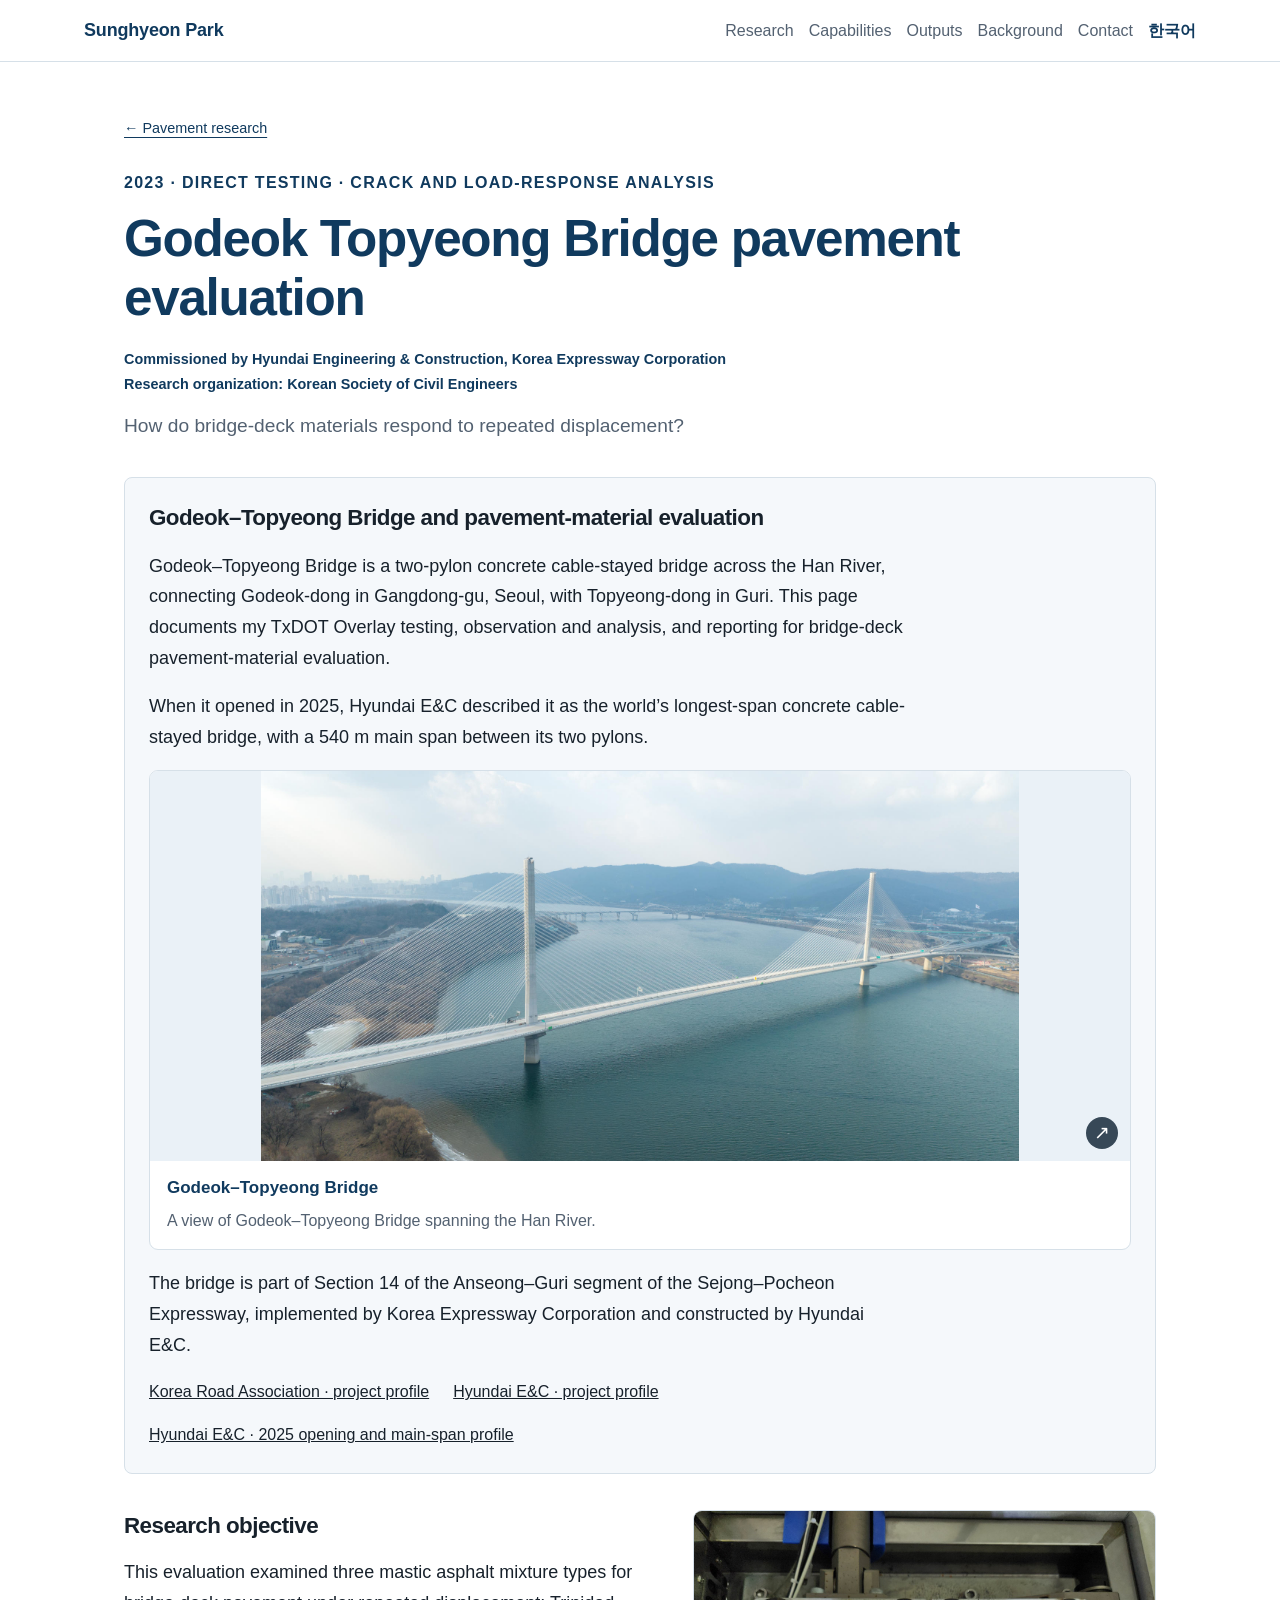
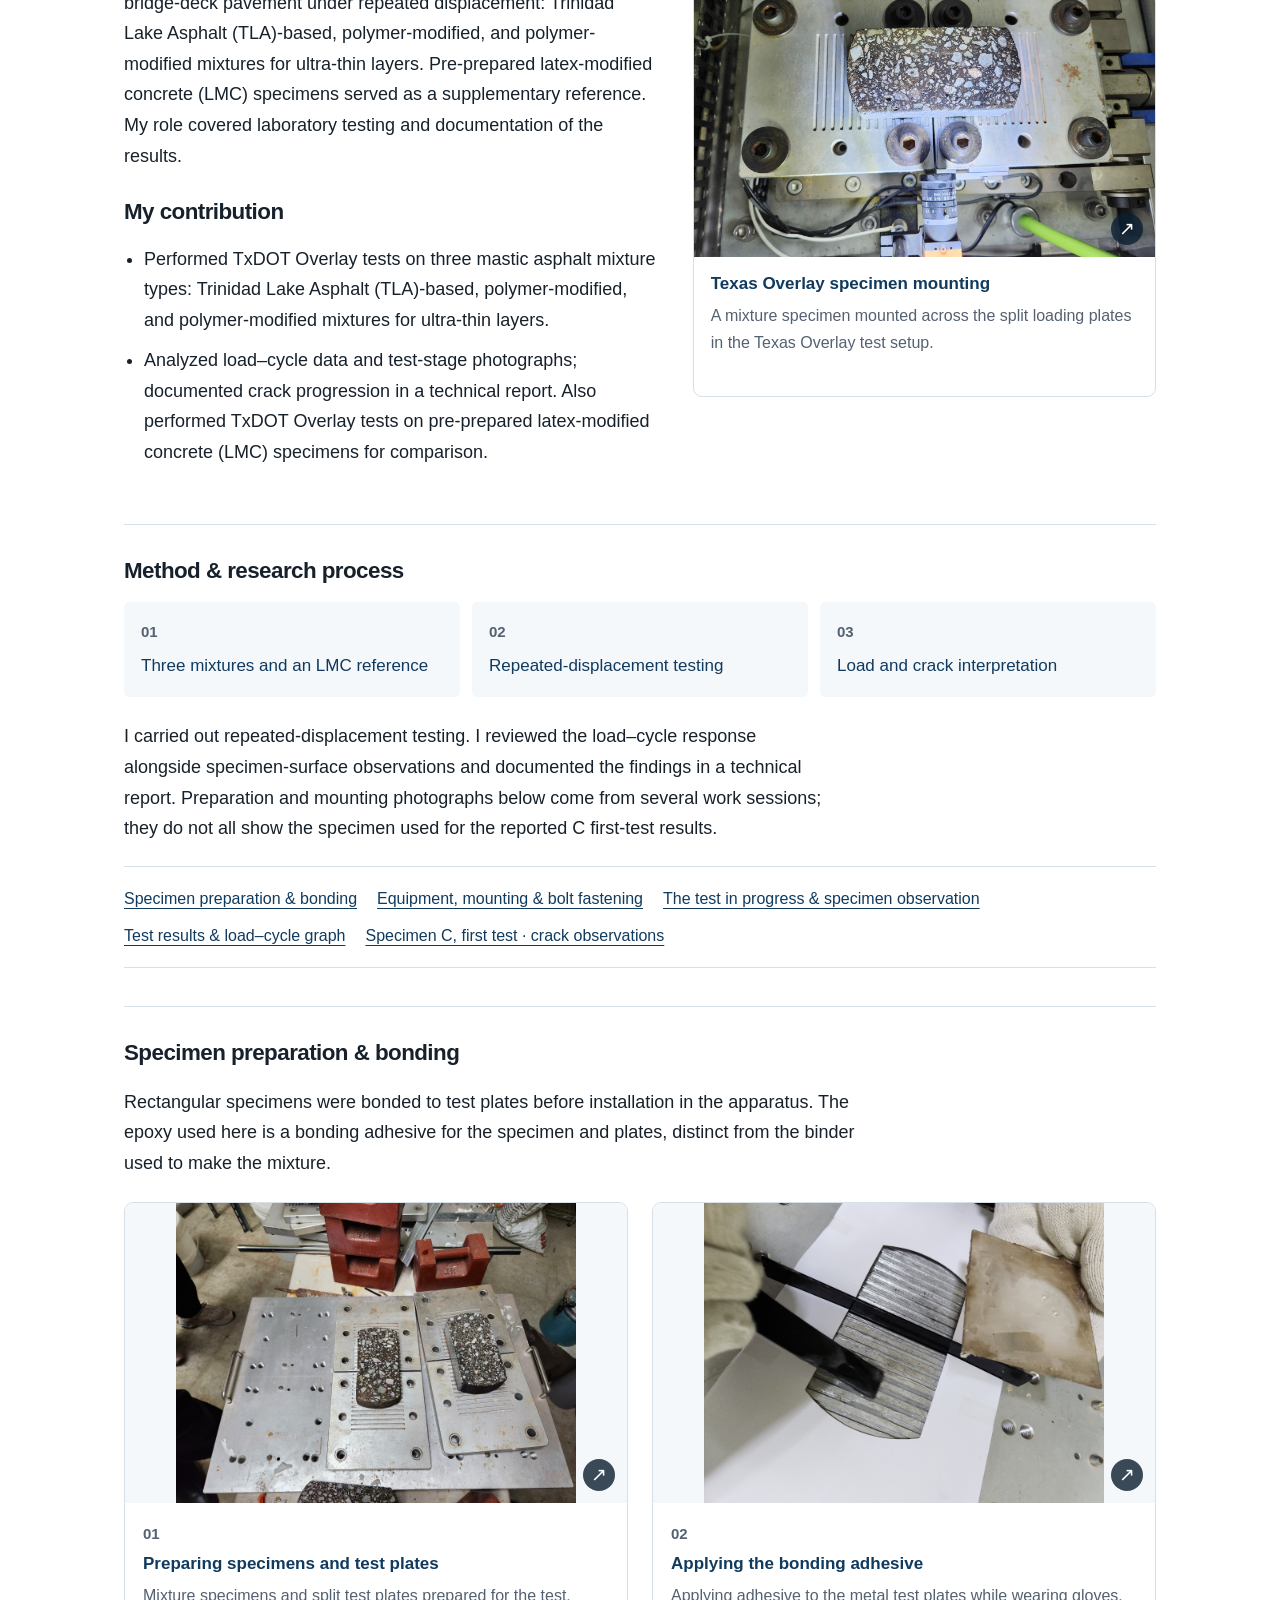
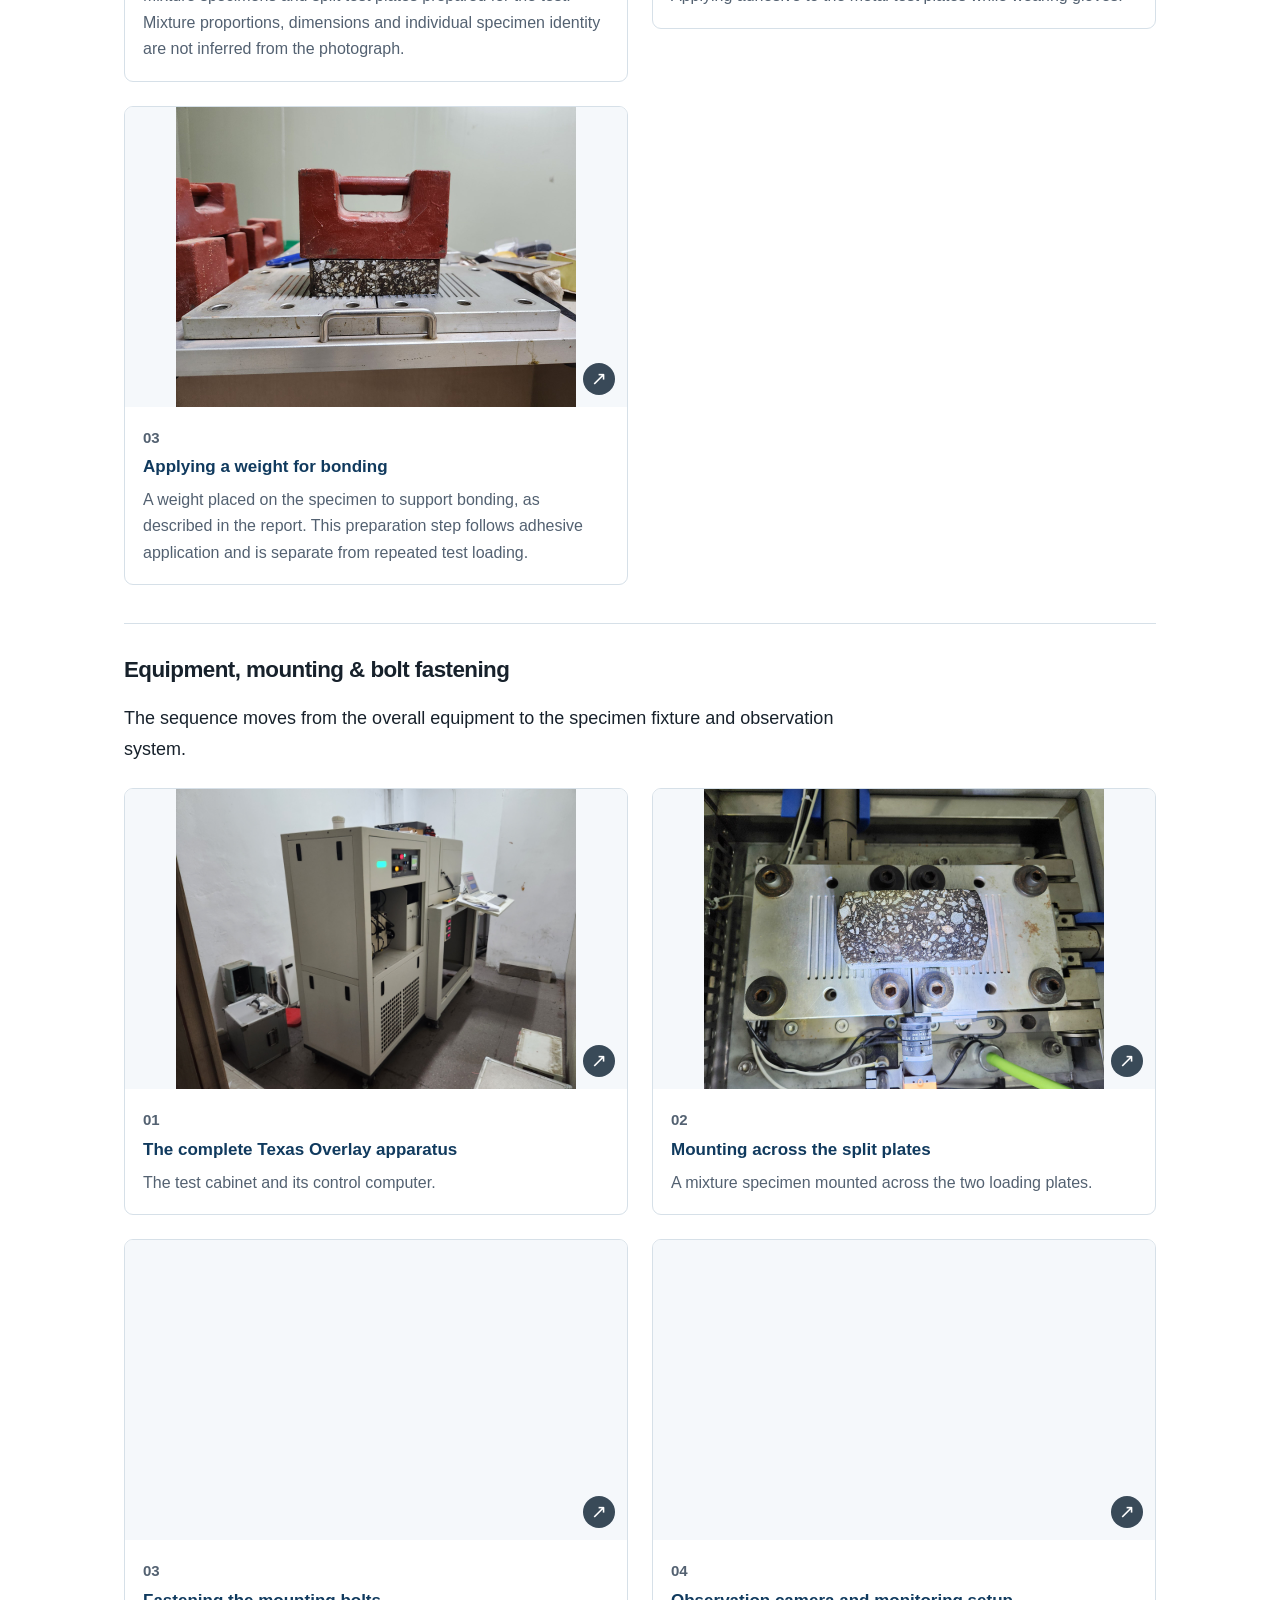
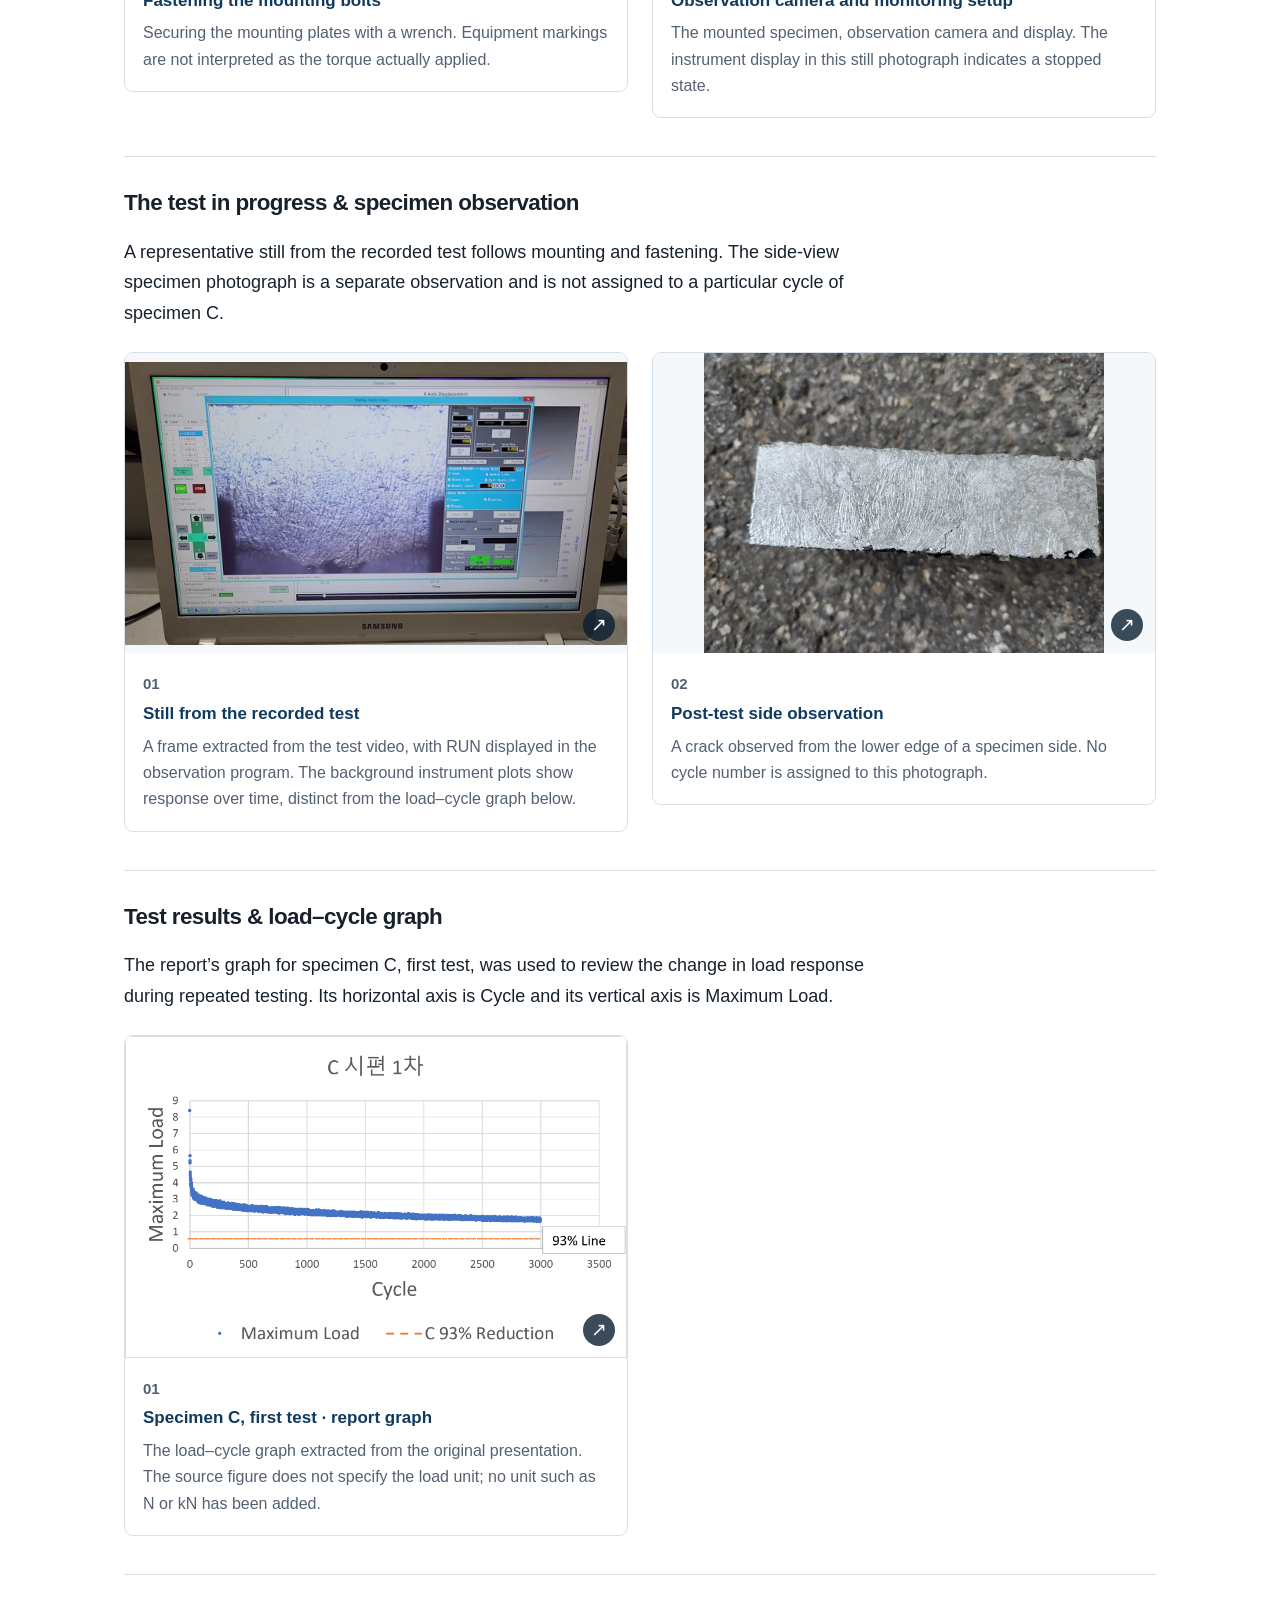
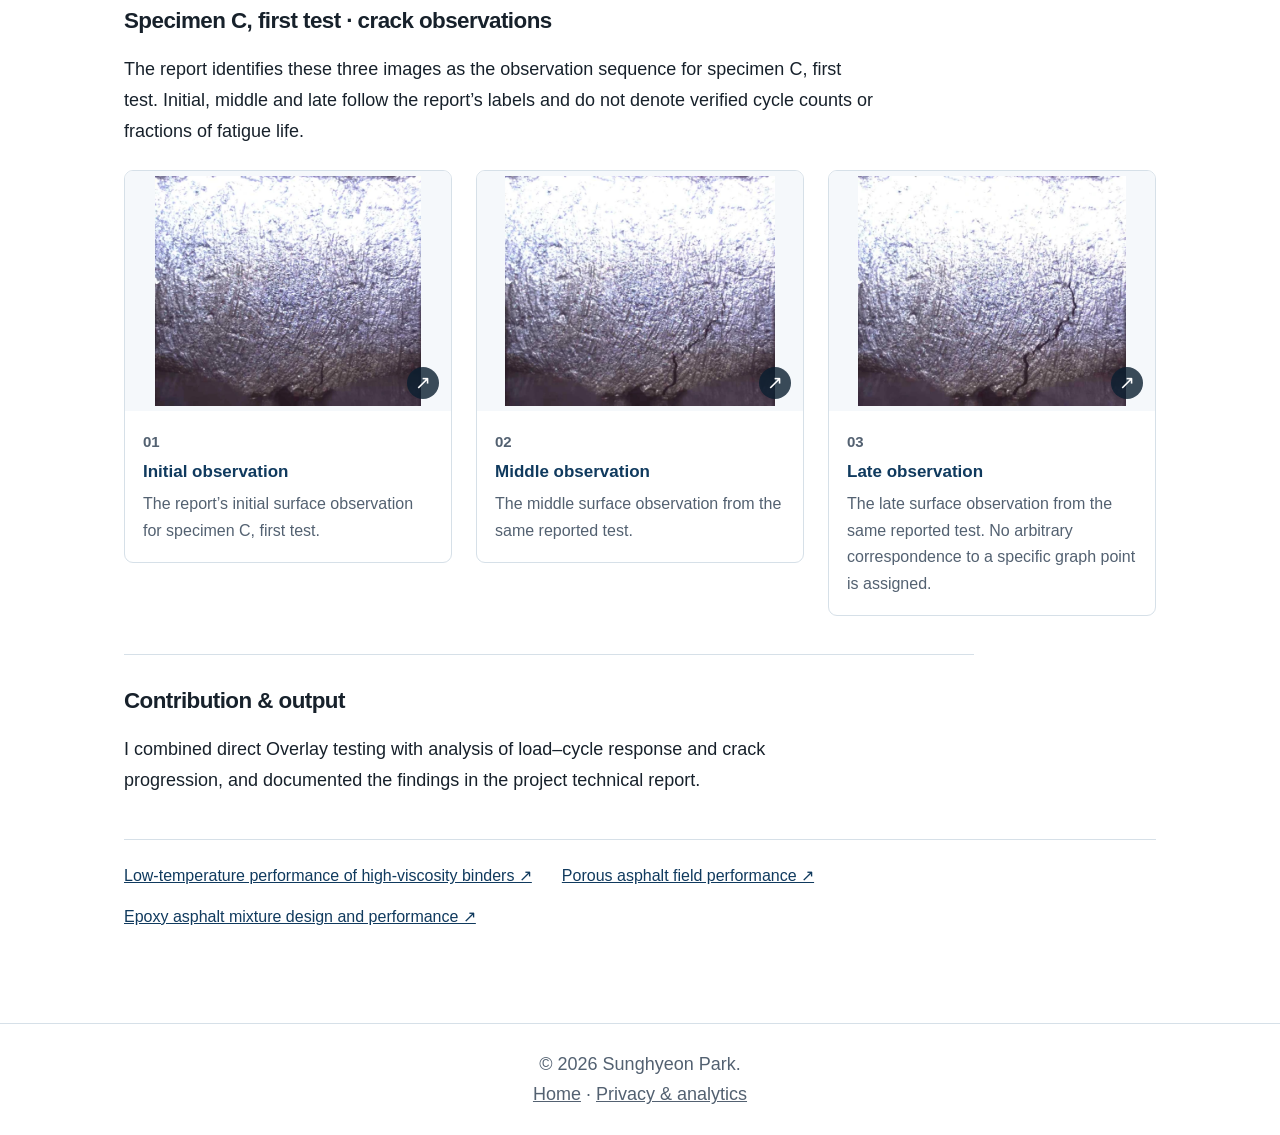
<file: mastic-asphalt-overlay.html>
<!DOCTYPE html>
<html lang="en"><head><meta charset="utf-8"><meta name="viewport" content="width=device-width, initial-scale=1">
<title>Godeok Topyeong Bridge pavement evaluation | Sunghyeon Park</title><meta name="description" content="Performed TxDOT Overlay tests on three mastic asphalt mixture types, analyzed load–cycle data and crack progression, and tested pre-prepared LMC reference specimens.">
<link rel="canonical" href="https://sunghyeonpark-engineering.github.io/mastic-asphalt-overlay.html">
<link rel="alternate" hreflang="en" href="https://sunghyeonpark-engineering.github.io/mastic-asphalt-overlay.html"><link rel="alternate" hreflang="ko" href="https://sunghyeonpark-engineering.github.io/mastic-asphalt-overlay-ko.html">
<link rel="alternate" hreflang="x-default" href="https://sunghyeonpark-engineering.github.io/mastic-asphalt-overlay.html">
<meta property="og:type" content="website"><meta property="og:title" content="Godeok Topyeong Bridge pavement evaluation | Sunghyeon Park"><meta property="og:description" content="Performed TxDOT Overlay tests on three mastic asphalt mixture types, analyzed load–cycle data and crack progression, and tested pre-prepared LMC reference specimens.">
<meta property="og:url" content="https://sunghyeonpark-engineering.github.io/mastic-asphalt-overlay.html"><meta property="og:locale" content="en_US">
<meta property="og:image" content="https://sunghyeonpark-engineering.github.io/assets/portfolio-share.png"><meta property="og:image:width" content="1200"><meta property="og:image:height" content="630"><meta property="og:image:alt" content="Sunghyeon Park — pavement materials research portfolio">
<meta name="twitter:card" content="summary_large_image"><meta name="twitter:title" content="Godeok Topyeong Bridge pavement evaluation | Sunghyeon Park"><meta name="twitter:description" content="Performed TxDOT Overlay tests on three mastic asphalt mixture types, analyzed load–cycle data and crack progression, and tested pre-prepared LMC reference specimens."><meta name="twitter:image" content="https://sunghyeonpark-engineering.github.io/assets/portfolio-share.png">
<link rel="icon" type="image/svg+xml" href="assets/favicon.svg"><link rel="stylesheet" href="styles.css?v=20261010-readable">
<script defer src="analytics.js?v=20261016-privacy"></script><script defer src="photos.js?v=20261008"></script>
<script type="application/ld+json">{"@context": "https://schema.org", "@type": "Person", "name": "Sunghyeon Park", "url": "https://sunghyeonpark-engineering.github.io/", "image": "https://sunghyeonpark-engineering.github.io/assets/photos/sung-hyeon-park-900.webp", "sameAs": ["https://www.linkedin.com/in/sunghyeon-park/"], "alumniOf": {"@type": "CollegeOrUniversity", "name": "Seoul National University of Science and Technology"}, "knowsAbout": ["Pavement materials", "Asphalt mixtures", "Low-temperature performance", "Field pavement performance"]}</script><link rel="stylesheet" href="research-process.css?v=20261019"></head><body class="detail-page portfolio-readable"><a class="skip-link" href="#main-content">Skip to main content</a><header class="site-header"><nav class="nav" aria-label="Primary navigation"><a class="logo" href="index.html">Sunghyeon Park</a><div class="nav-links"><a href="index.html#research-photos">Research</a><a href="index.html#methods">Capabilities</a><a href="index.html#outputs">Outputs</a><a href="index.html#professional">Background</a><a href="index.html#cv-contact">Contact</a><a class="language-link" href="mastic-asphalt-overlay-ko.html" hreflang="ko" lang="ko">한국어</a></div></nav></header><main id="main-content" class="detail-main"><header class="detail-heading"><a class="back-link" href="index.html#research-photos">← Pavement research</a><p class="eyebrow">2023 · Direct testing · Crack and load-response analysis</p><h1>Godeok Topyeong Bridge pavement evaluation</h1><p class="meta-line">Commissioned by Hyundai Engineering &amp; Construction, Korea Expressway Corporation<br>Research organization: Korean Society of Civil Engineers</p><p class="detail-question">How do bridge-deck materials respond to repeated displacement?</p></header><section class="bridge-context"><h2>Godeok–Topyeong Bridge and pavement-material evaluation</h2><p>Godeok–Topyeong Bridge is a two-pylon concrete cable-stayed bridge across the Han River, connecting Godeok-dong in Gangdong-gu, Seoul, with Topyeong-dong in Guri. This page documents my TxDOT Overlay testing, observation and analysis, and reporting for bridge-deck pavement-material evaluation.</p><p>When it opened in 2025, Hyundai E&C described it as the world’s longest-span concrete cable-stayed bridge, with a 540 m main span between its two pylons.</p><figure class="research-photo" data-source-photo="godeok-topyeong"><a class="photo-link" href="assets/research-process/godeok-topyeong.jpg" aria-label="Enlarge photograph: Godeok–Topyeong Bridge"><img src="assets/research-process/godeok-topyeong.jpg" sizes="(max-width:680px) calc(100vw - 36px), 500px" width="2048" height="1054" loading="lazy" decoding="async" alt="Godeok–Topyeong Bridge"><span class="photo-expand" aria-hidden="true">↗</span></a><figcaption><h3>Godeok–Topyeong Bridge</h3><p>A view of Godeok–Topyeong Bridge spanning the Han River.</p></figcaption></figure><p>The bridge is part of Section 14 of the Anseong–Guri segment of the Sejong–Pocheon Expressway, implemented by Korea Expressway Corporation and constructed by Hyundai E&C.</p><div class="source-links"><a href="https://www.kroad.or.kr/ezboard.php?BID=board12&amp;GID=root&amp;UID=25&amp;mode=view">Korea Road Association · project profile</a><a href="https://www.hdec.kr/en/newsroom/news_view.aspx?NewsListType=news_list&amp;NewsSeq=261&amp;NewsType=FUTURE">Hyundai E&amp;C · project profile</a></div><p class="source-links"><a href="https://www.hdec.kr/KR/newsroom/news_view.aspx?NewsListType=news_clist&amp;NewsSeq=1210&amp;NewsType=JOURNAL">Hyundai E&amp;C · 2025 opening and main-span profile</a></p></section><section class="detail-overview"><div><h2>Research objective</h2><p>This evaluation examined three mastic asphalt mixture types for bridge-deck pavement under repeated displacement: Trinidad Lake Asphalt (TLA)-based, polymer-modified, and polymer-modified mixtures for ultra-thin layers. Pre-prepared latex-modified concrete (LMC) specimens served as a supplementary reference. My role covered laboratory testing and documentation of the results.</p><h2>My contribution</h2><ul><li>Performed TxDOT Overlay tests on three mastic asphalt mixture types: Trinidad Lake Asphalt (TLA)-based, polymer-modified, and polymer-modified mixtures for ultra-thin layers.</li><li>Analyzed load–cycle data and test-stage photographs; documented crack progression in a technical report. Also performed TxDOT Overlay tests on pre-prepared latex-modified concrete (LMC) specimens for comparison.</li></ul></div><figure class="research-photo" data-curated-photo="072-tx-test"><a class="photo-link" href="assets/research-gallery/072-tx-test-1600.jpg" aria-label="Enlarge photograph: Texas Overlay specimen mounting"><img src="assets/research-gallery/072-tx-test-480.webp" srcset="assets/research-gallery/072-tx-test-480.webp 480w, assets/research-gallery/072-tx-test-1600.jpg 1600w" sizes="(max-width: 680px) calc(100vw - 36px), 520px" width="1600" height="1200" loading="lazy" decoding="async" alt="Texas Overlay specimen mounting"><span class="photo-expand" aria-hidden="true">↗</span></a><figcaption><h3>Texas Overlay specimen mounting</h3><p>A mixture specimen mounted across the split loading plates in the Texas Overlay test setup.</p></figcaption></figure></section><section class="detail-method"><h2>Method & research process</h2><ol class="method-flow"><li><span>01</span>Three mixtures and an LMC reference</li><li><span>02</span>Repeated-displacement testing</li><li><span>03</span>Load and crack interpretation</li></ol><p>I carried out repeated-displacement testing. I reviewed the load–cycle response alongside specimen-surface observations and documented the findings in a technical report. Preparation and mounting photographs below come from several work sessions; they do not all show the specimen used for the reported C first-test results.</p></section><nav class="process-navigation" aria-label="Jump to a test stage"><a href="#specimen-preparation">Specimen preparation &amp; bonding</a><a href="#equipment-mounting">Equipment, mounting &amp; bolt fastening</a><a href="#test-running">The test in progress &amp; specimen observation</a><a href="#load-cycle">Test results &amp; load–cycle graph</a><a href="#crack-observations">Specimen C, first test · crack observations</a></nav><section class="detail-evidence test-process" id="specimen-preparation"><h2>Specimen preparation &amp; bonding</h2><p>Rectangular specimens were bonded to test plates before installation in the apparatus. The epoxy used here is a bonding adhesive for the specimen and plates, distinct from the binder used to make the mixture.</p><div class="process-photo-grid"><figure class="research-photo" data-source-photo="tx-specimens"><a class="photo-link" href="assets/research-process/tx-specimens.jpg" aria-label="Enlarge photograph: Preparing specimens and test plates"><img src="assets/research-process/tx-specimens.jpg" sizes="(max-width:680px) calc(100vw - 36px), 500px" width="4000" height="3000" loading="lazy" decoding="async" alt="Preparing specimens and test plates"><span class="photo-expand" aria-hidden="true">↗</span></a><figcaption><span class="step-label">01</span><h3>Preparing specimens and test plates</h3><p>Mixture specimens and split test plates prepared for the test. Mixture proportions, dimensions and individual specimen identity are not inferred from the photograph.</p></figcaption></figure><figure class="research-photo" data-source-photo="tx-adhesive"><a class="photo-link" href="assets/research-process/tx-adhesive.jpg" aria-label="Enlarge photograph: Applying the bonding adhesive"><img src="assets/research-process/tx-adhesive.jpg" sizes="(max-width:680px) calc(100vw - 36px), 500px" width="4000" height="3000" loading="lazy" decoding="async" alt="Applying the bonding adhesive"><span class="photo-expand" aria-hidden="true">↗</span></a><figcaption><span class="step-label">02</span><h3>Applying the bonding adhesive</h3><p>Applying adhesive to the metal test plates while wearing gloves.</p></figcaption></figure><figure class="research-photo" data-source-photo="068-tx-prep"><a class="photo-link" href="assets/research-gallery/068-tx-prep-1600.jpg" aria-label="Enlarge photograph: Applying a weight for bonding"><img src="assets/research-gallery/068-tx-prep-480.webp" srcset="assets/research-gallery/068-tx-prep-480.webp 480w, assets/research-gallery/068-tx-prep-1600.jpg 1600w" sizes="(max-width:680px) calc(100vw - 36px), 500px" width="1600" height="1200" loading="lazy" decoding="async" alt="Applying a weight for bonding"><span class="photo-expand" aria-hidden="true">↗</span></a><figcaption><span class="step-label">03</span><h3>Applying a weight for bonding</h3><p>A weight placed on the specimen to support bonding, as described in the report. This preparation step follows adhesive application and is separate from repeated test loading.</p></figcaption></figure></div></section><section class="detail-evidence test-process" id="equipment-mounting"><h2>Equipment, mounting &amp; bolt fastening</h2><p>The sequence moves from the overall equipment to the specimen fixture and observation system.</p><div class="process-photo-grid"><figure class="research-photo" data-source-photo="tx-equipment"><a class="photo-link" href="assets/research-process/tx-equipment.jpg" aria-label="Enlarge photograph: The complete Texas Overlay apparatus"><img src="assets/research-process/tx-equipment.jpg" sizes="(max-width:680px) calc(100vw - 36px), 500px" width="4000" height="3000" loading="lazy" decoding="async" alt="The complete Texas Overlay apparatus"><span class="photo-expand" aria-hidden="true">↗</span></a><figcaption><span class="step-label">01</span><h3>The complete Texas Overlay apparatus</h3><p>The test cabinet and its control computer.</p></figcaption></figure><figure class="research-photo" data-source-photo="072-tx-test"><a class="photo-link" href="assets/research-gallery/072-tx-test-1600.jpg" aria-label="Enlarge photograph: Mounting across the split plates"><img src="assets/research-gallery/072-tx-test-480.webp" srcset="assets/research-gallery/072-tx-test-480.webp 480w, assets/research-gallery/072-tx-test-1600.jpg 1600w" sizes="(max-width:680px) calc(100vw - 36px), 500px" width="1600" height="1200" loading="lazy" decoding="async" alt="Mounting across the split plates"><span class="photo-expand" aria-hidden="true">↗</span></a><figcaption><span class="step-label">02</span><h3>Mounting across the split plates</h3><p>A mixture specimen mounted across the two loading plates.</p></figcaption></figure><figure class="research-photo" data-source-photo="tx-bolting"><a class="photo-link" href="assets/research-process/tx-bolting.jpg" aria-label="Enlarge photograph: Fastening the mounting bolts"><img src="assets/research-process/tx-bolting.jpg" sizes="(max-width:680px) calc(100vw - 36px), 500px" width="4000" height="3000" loading="lazy" decoding="async" alt="Fastening the mounting bolts"><span class="photo-expand" aria-hidden="true">↗</span></a><figcaption><span class="step-label">03</span><h3>Fastening the mounting bolts</h3><p>Securing the mounting plates with a wrench. Equipment markings are not interpreted as the torque actually applied.</p></figcaption></figure><figure class="research-photo" data-source-photo="overlay-observation-v2"><a class="photo-link" href="assets/photos/overlay-observation-v2-1280.webp" aria-label="Enlarge photograph: Observation camera and monitoring setup"><img src="assets/photos/overlay-observation-v2-640.webp" srcset="assets/photos/overlay-observation-v2-640.webp 640w, assets/photos/overlay-observation-v2-1280.webp 1280w" sizes="(max-width:680px) calc(100vw - 36px), 500px" width="1280" height="960" loading="lazy" decoding="async" alt="Observation camera and monitoring setup"><span class="photo-expand" aria-hidden="true">↗</span></a><figcaption><span class="step-label">04</span><h3>Observation camera and monitoring setup</h3><p>The mounted specimen, observation camera and display. The instrument display in this still photograph indicates a stopped state.</p></figcaption></figure></div></section><section class="detail-evidence test-process" id="test-running"><h2>The test in progress &amp; specimen observation</h2><p>A representative still from the recorded test follows mounting and fastening. The side-view specimen photograph is a separate observation and is not assigned to a particular cycle of specimen C.</p><div class="process-photo-grid"><figure class="research-photo" data-source-photo="tx-running"><a class="photo-link" href="assets/research-process/tx-running.jpg" aria-label="Enlarge photograph: Still from the recorded test"><img src="assets/research-process/tx-running.jpg" sizes="(max-width:680px) calc(100vw - 36px), 500px" width="1280" height="720" loading="lazy" decoding="async" alt="Still from the recorded test"><span class="photo-expand" aria-hidden="true">↗</span></a><figcaption><span class="step-label">01</span><h3>Still from the recorded test</h3><p>A frame extracted from the test video, with RUN displayed in the observation program. The background instrument plots show response over time, distinct from the load–cycle graph below.</p></figcaption></figure><figure class="research-photo" data-source-photo="076-tx-spec"><a class="photo-link" href="assets/research-gallery/076-tx-spec-1600.jpg" aria-label="Enlarge photograph: Post-test side observation"><img src="assets/research-gallery/076-tx-spec-480.webp" srcset="assets/research-gallery/076-tx-spec-480.webp 480w, assets/research-gallery/076-tx-spec-1600.jpg 1600w" sizes="(max-width:680px) calc(100vw - 36px), 500px" width="1600" height="1200" loading="lazy" decoding="async" alt="Post-test side observation"><span class="photo-expand" aria-hidden="true">↗</span></a><figcaption><span class="step-label">02</span><h3>Post-test side observation</h3><p>A crack observed from the lower edge of a specimen side. No cycle number is assigned to this photograph.</p></figcaption></figure></div></section><section class="detail-evidence test-process" id="load-cycle"><h2>Test results &amp; load–cycle graph</h2><p>The report’s graph for specimen C, first test, was used to review the change in load response during repeated testing. Its horizontal axis is Cycle and its vertical axis is Maximum Load.</p><div class="process-photo-grid"><figure class="research-photo wide-result" data-source-photo="tx-c1-load-cycle"><a class="photo-link" href="assets/research-process/tx-c1-load-cycle.png" aria-label="Enlarge photograph: Specimen C, first test · report graph"><img src="assets/research-process/tx-c1-load-cycle.png" sizes="(max-width:680px) calc(100vw - 36px), 500px" width="1704" height="1091" loading="lazy" decoding="async" alt="Specimen C, first test · report graph"><span class="photo-expand" aria-hidden="true">↗</span></a><figcaption><span class="step-label">01</span><h3>Specimen C, first test · report graph</h3><p>The load–cycle graph extracted from the original presentation. The source figure does not specify the load unit; no unit such as N or kN has been added.</p></figcaption></figure></div></section><section class="detail-evidence test-process" id="crack-observations"><h2>Specimen C, first test · crack observations</h2><p>The report identifies these three images as the observation sequence for specimen C, first test. Initial, middle and late follow the report’s labels and do not denote verified cycle counts or fractions of fatigue life.</p><div class="process-photo-grid crack-sequence"><figure class="research-photo" data-source-photo="overlay-c1-initial-v2"><a class="photo-link" href="assets/photos/overlay-c1-initial-v2-1280.webp" aria-label="Enlarge photograph: Initial observation"><img src="assets/photos/overlay-c1-initial-v2-640.webp" srcset="assets/photos/overlay-c1-initial-v2-640.webp 640w, assets/photos/overlay-c1-initial-v2-1280.webp 889w" sizes="(max-width:680px) calc(100vw - 36px), 500px" width="889" height="768" loading="lazy" decoding="async" alt="Initial observation"><span class="photo-expand" aria-hidden="true">↗</span></a><figcaption><span class="step-label">01</span><h3>Initial observation</h3><p>The report’s initial surface observation for specimen C, first test.</p></figcaption></figure><figure class="research-photo" data-source-photo="overlay-c1-middle-v2"><a class="photo-link" href="assets/photos/overlay-c1-middle-v2-1280.webp" aria-label="Enlarge photograph: Middle observation"><img src="assets/photos/overlay-c1-middle-v2-640.webp" srcset="assets/photos/overlay-c1-middle-v2-640.webp 640w, assets/photos/overlay-c1-middle-v2-1280.webp 900w" sizes="(max-width:680px) calc(100vw - 36px), 500px" width="900" height="768" loading="lazy" decoding="async" alt="Middle observation"><span class="photo-expand" aria-hidden="true">↗</span></a><figcaption><span class="step-label">02</span><h3>Middle observation</h3><p>The middle surface observation from the same reported test.</p></figcaption></figure><figure class="research-photo" data-source-photo="overlay-c1-late-v2"><a class="photo-link" href="assets/photos/overlay-c1-late-v2-1280.webp" aria-label="Enlarge photograph: Late observation"><img src="assets/photos/overlay-c1-late-v2-640.webp" srcset="assets/photos/overlay-c1-late-v2-640.webp 640w, assets/photos/overlay-c1-late-v2-1280.webp 893w" sizes="(max-width:680px) calc(100vw - 36px), 500px" width="893" height="768" loading="lazy" decoding="async" alt="Late observation"><span class="photo-expand" aria-hidden="true">↗</span></a><figcaption><span class="step-label">03</span><h3>Late observation</h3><p>The late surface observation from the same reported test. No arbitrary correspondence to a specific graph point is assigned.</p></figcaption></figure></div></section><section class="detail-outcome"><h2>Contribution & output</h2><p>I combined direct Overlay testing with analysis of load–cycle response and crack progression, and documented the findings in the project technical report.</p></section><nav class="related-research" aria-label="Related pavement research"><a href="low-temperature-binder.html">Low-temperature performance of high-viscosity binders ↗</a><a href="porous-asphalt-field.html">Porous asphalt field performance ↗</a><a href="epoxy-asphalt.html">Epoxy asphalt mixture design and performance ↗</a></nav></main><footer class="site-footer"><p>© 2026 Sunghyeon Park.</p><p><a href="index.html">Home</a> · <a href="privacy.html">Privacy & analytics</a></p></footer></body></html>
</file>
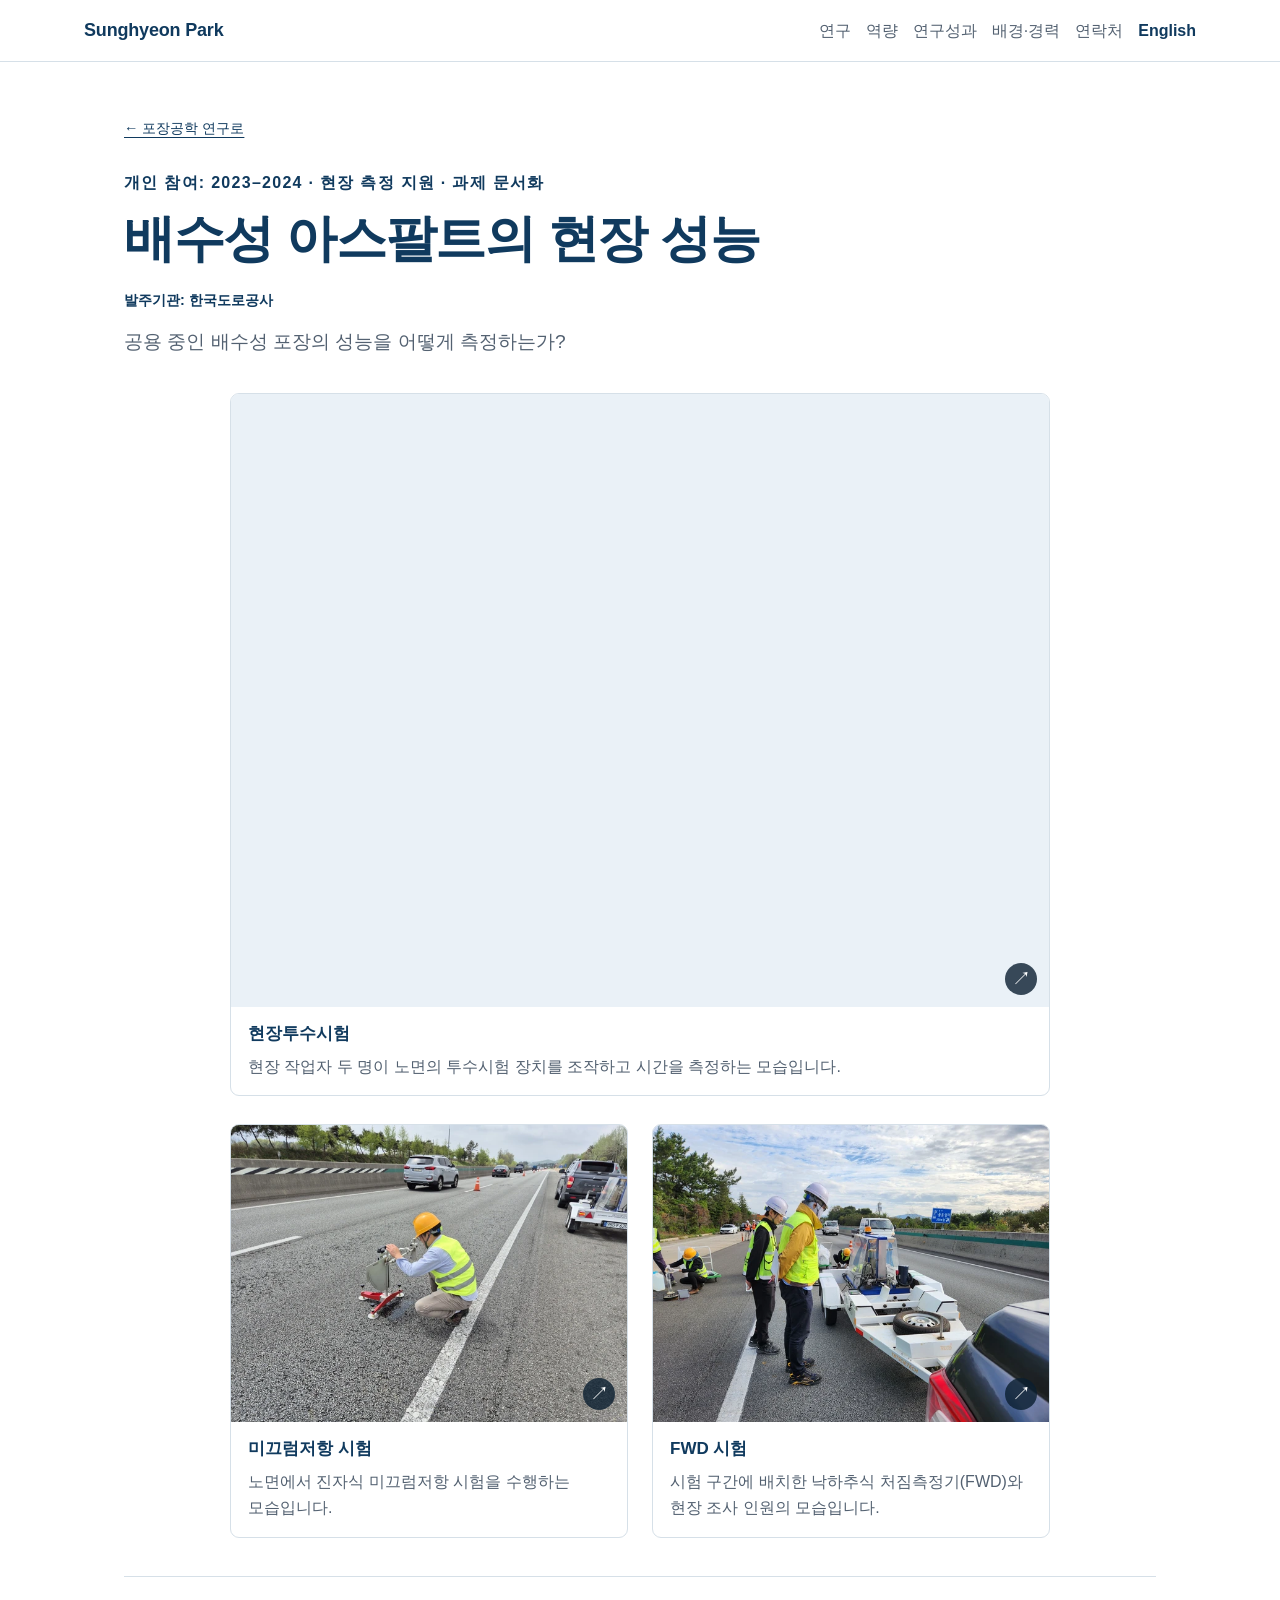
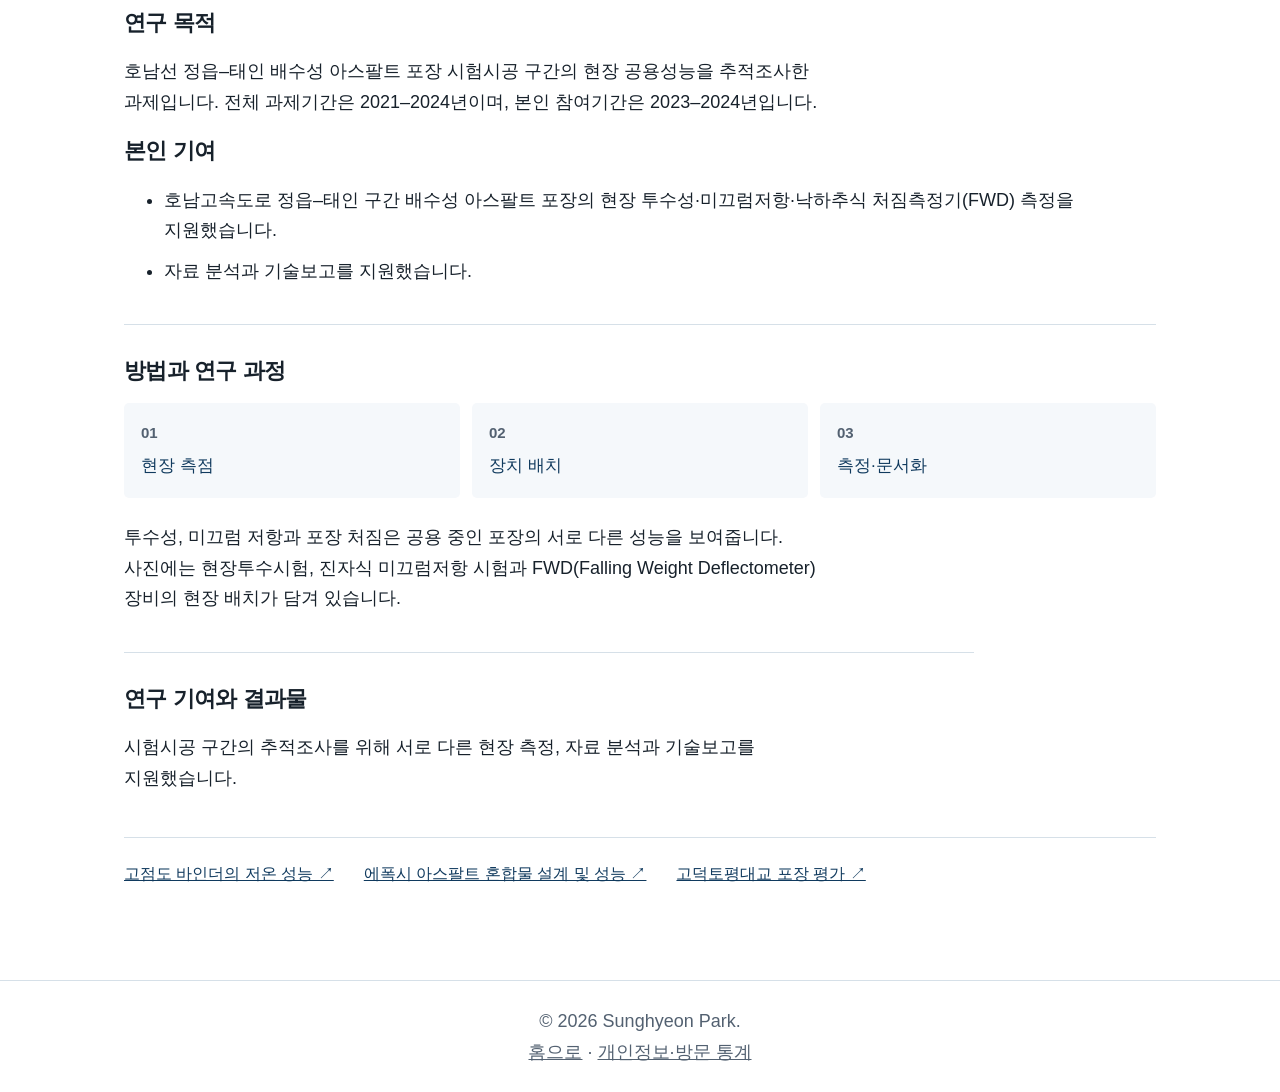
<file: porous-asphalt-field-ko.html>
<!DOCTYPE html>

<html lang="ko"><head><meta charset="utf-8"/><meta content="width=device-width, initial-scale=1" name="viewport"/>
<title>배수성 아스팔트의 현장 성능 | Sunghyeon Park</title><meta content="호남고속도로 정읍–태인 구간 배수성 아스팔트 포장의 현장 투수성·미끄럼저항·낙하추식 처짐측정기(FWD) 측정, 자료 분석과 기술보고를 지원했습니다." name="description"/>
<link href="https://sunghyeonpark-engineering.github.io/porous-asphalt-field-ko.html" rel="canonical"/>
<link href="https://sunghyeonpark-engineering.github.io/porous-asphalt-field-ko.html" hreflang="ko" rel="alternate"/><link href="https://sunghyeonpark-engineering.github.io/porous-asphalt-field.html" hreflang="en" rel="alternate"/>
<link href="https://sunghyeonpark-engineering.github.io/porous-asphalt-field.html" hreflang="x-default" rel="alternate"/>
<meta content="website" property="og:type"/><meta content="배수성 아스팔트의 현장 성능 | Sunghyeon Park" property="og:title"/><meta content="호남고속도로 정읍–태인 구간 배수성 아스팔트 포장의 현장 투수성·미끄럼저항·낙하추식 처짐측정기(FWD) 측정, 자료 분석과 기술보고를 지원했습니다." property="og:description"/>
<meta content="https://sunghyeonpark-engineering.github.io/porous-asphalt-field-ko.html" property="og:url"/><meta content="ko_KR" property="og:locale"/>
<meta content="https://sunghyeonpark-engineering.github.io/assets/portfolio-share.png" property="og:image"/><meta content="1200" property="og:image:width"/><meta content="630" property="og:image:height"/><meta content="Sunghyeon Park — pavement materials research portfolio" property="og:image:alt"/>
<meta content="summary_large_image" name="twitter:card"/><meta content="배수성 아스팔트의 현장 성능 | Sunghyeon Park" name="twitter:title"/><meta content="호남고속도로 정읍–태인 구간 배수성 아스팔트 포장의 현장 투수성·미끄럼저항·낙하추식 처짐측정기(FWD) 측정, 자료 분석과 기술보고를 지원했습니다." name="twitter:description"/><meta content="https://sunghyeonpark-engineering.github.io/assets/portfolio-share.png" name="twitter:image"/>
<link href="assets/favicon.svg" rel="icon" type="image/svg+xml"/><link href="styles.css?v=20261010-readable" rel="stylesheet"/>
<script defer="" src="analytics.js?v=20261016-privacy"></script><script defer="" src="photos.js?v=20261008"></script>
<script type="application/ld+json">{"@context": "https://schema.org", "@type": "Person", "name": "Sunghyeon Park", "url": "https://sunghyeonpark-engineering.github.io/", "image": "https://sunghyeonpark-engineering.github.io/assets/photos/sung-hyeon-park-900.webp", "sameAs": ["https://www.linkedin.com/in/sunghyeon-park/"], "alumniOf": {"@type": "CollegeOrUniversity", "name": "Seoul National University of Science and Technology"}, "knowsAbout": ["Pavement materials", "Asphalt mixtures", "Low-temperature performance", "Field pavement performance"]}</script><link rel="stylesheet" href="field-photo-update.css?v=20261019-selected"></head><body class="detail-page portfolio-readable field-monitoring"><a class="skip-link" href="#main-content">본문으로 건너뛰기</a><header class="site-header"><nav aria-label="주 메뉴" class="nav"><a class="logo" href="ko.html">Sunghyeon Park</a><div class="nav-links"><a href="ko.html#research-photos">연구</a><a href="ko.html#methods">역량</a><a href="ko.html#outputs">연구성과</a><a href="ko.html#professional">배경·경력</a><a href="ko.html#cv-contact">연락처</a><a class="language-link" href="porous-asphalt-field.html" hreflang="en" lang="en">English</a></div></nav></header><main class="detail-main" id="main-content"><header class="detail-heading"><a class="back-link" href="ko.html#research-photos">← 포장공학 연구로</a><p class="eyebrow">개인 참여: 2023–2024 · 현장 측정 지원 · 과제 문서화</p><h1>배수성 아스팔트의 현장 성능</h1><p class="meta-line">발주기관: 한국도로공사</p><p class="detail-question">공용 중인 배수성 포장의 성능을 어떻게 측정하는가?</p></header><figure class="research-photo field-lead-photo" id="field-permeability" data-source-photo="field-permeability-selected"><a class="photo-link" href="assets/photos/field-permeability-selected-original.jpg" aria-label="크게 보기: 현장투수시험"><img src="assets/photos/field-permeability-selected-640.webp" srcset="assets/photos/field-permeability-selected-640.webp 640w, assets/photos/field-permeability-selected-1600.webp 1600w" sizes="(max-width: 680px) calc(100vw - 36px), 820px" width="4000" height="3000" loading="eager" fetchpriority="high" decoding="async" alt="투수시험 튜브와 스톱워치를 이용해 현장투수시험을 수행하는 두 명의 작업자"><span class="photo-expand" aria-hidden="true">↗</span></a><figcaption><h3>현장투수시험</h3><p>현장 작업자 두 명이 노면의 투수시험 장치를 조작하고 시간을 측정하는 모습입니다.</p></figcaption></figure><div class="field-secondary-photos"><figure class="research-photo" id="field-skid" data-source-photo="field-skid-selected"><a class="photo-link" href="assets/photos/field-skid-selected-original.jpg" aria-label="크게 보기: 미끄럼저항 시험"><img src="assets/photos/field-skid-selected-640.webp" srcset="assets/photos/field-skid-selected-640.webp 640w, assets/photos/field-skid-selected-1400.webp 1400w" sizes="(max-width: 680px) calc(100vw - 36px), 400px" width="1400" height="1050" loading="lazy" decoding="async" alt="진자식 미끄럼저항 시험기를 조작하는 현장 작업자"><span class="photo-expand" aria-hidden="true">↗</span></a><figcaption><h3>미끄럼저항 시험</h3><p>노면에서 진자식 미끄럼저항 시험을 수행하는 모습입니다.</p></figcaption></figure><figure class="research-photo" id="field-fwd" data-source-photo="field-fwd-selected"><a class="photo-link" href="assets/photos/field-fwd-selected-original.jpg" aria-label="크게 보기: FWD 시험"><img src="assets/photos/field-fwd-selected-640.webp" srcset="assets/photos/field-fwd-selected-640.webp 640w, assets/photos/field-fwd-selected-1600.webp 1600w" sizes="(max-width: 680px) calc(100vw - 36px), 400px" width="4000" height="3000" loading="lazy" decoding="async" alt="노면에 배치한 FWD 트레일러와 현장 조사 인원"><span class="photo-expand" aria-hidden="true">↗</span></a><figcaption><h3>FWD 시험</h3><p>시험 구간에 배치한 낙하추식 처짐측정기(FWD)와 현장 조사 인원의 모습입니다.</p></figcaption></figure></div><section class="field-research-context"><h2>연구 목적</h2><p>호남선 정읍–태인 배수성 아스팔트 포장 시험시공 구간의 현장 공용성능을 추적조사한 과제입니다. 전체 과제기간은 2021–2024년이며, 본인 참여기간은 2023–2024년입니다.</p><h2>본인 기여</h2><ul><li>호남고속도로 정읍–태인 구간 배수성 아스팔트 포장의 현장 투수성·미끄럼저항·낙하추식 처짐측정기(FWD) 측정을 지원했습니다.</li><li>자료 분석과 기술보고를 지원했습니다.</li></ul></section><section class="detail-method"><h2>방법과 연구 과정</h2><ol class="method-flow"><li><span>01</span>현장 측점</li><li><span>02</span>장치 배치</li><li><span>03</span>측정·문서화</li></ol><p>투수성, 미끄럼 저항과 포장 처짐은 공용 중인 포장의 서로 다른 성능을 보여줍니다. 사진에는 현장투수시험, 진자식 미끄럼저항 시험과 FWD(Falling Weight Deflectometer) 장비의 현장 배치가 담겨 있습니다.</p></section><section class="detail-outcome"><h2>연구 기여와 결과물</h2><p>시험시공 구간의 추적조사를 위해 서로 다른 현장 측정, 자료 분석과 기술보고를 지원했습니다.</p></section><nav aria-label="다른 포장 연구" class="related-research"><a href="low-temperature-binder-ko.html">고점도 바인더의 저온 성능 ↗</a><a href="epoxy-asphalt-ko.html">에폭시 아스팔트 혼합물 설계 및 성능 ↗</a><a href="mastic-asphalt-overlay-ko.html">고덕토평대교 포장 평가 ↗</a></nav></main><footer class="site-footer"><p>© 2026 Sunghyeon Park.</p><p><a href="ko.html">홈으로</a> · <a href="privacy.html">개인정보·방문 통계</a></p></footer></body></html>
</file>
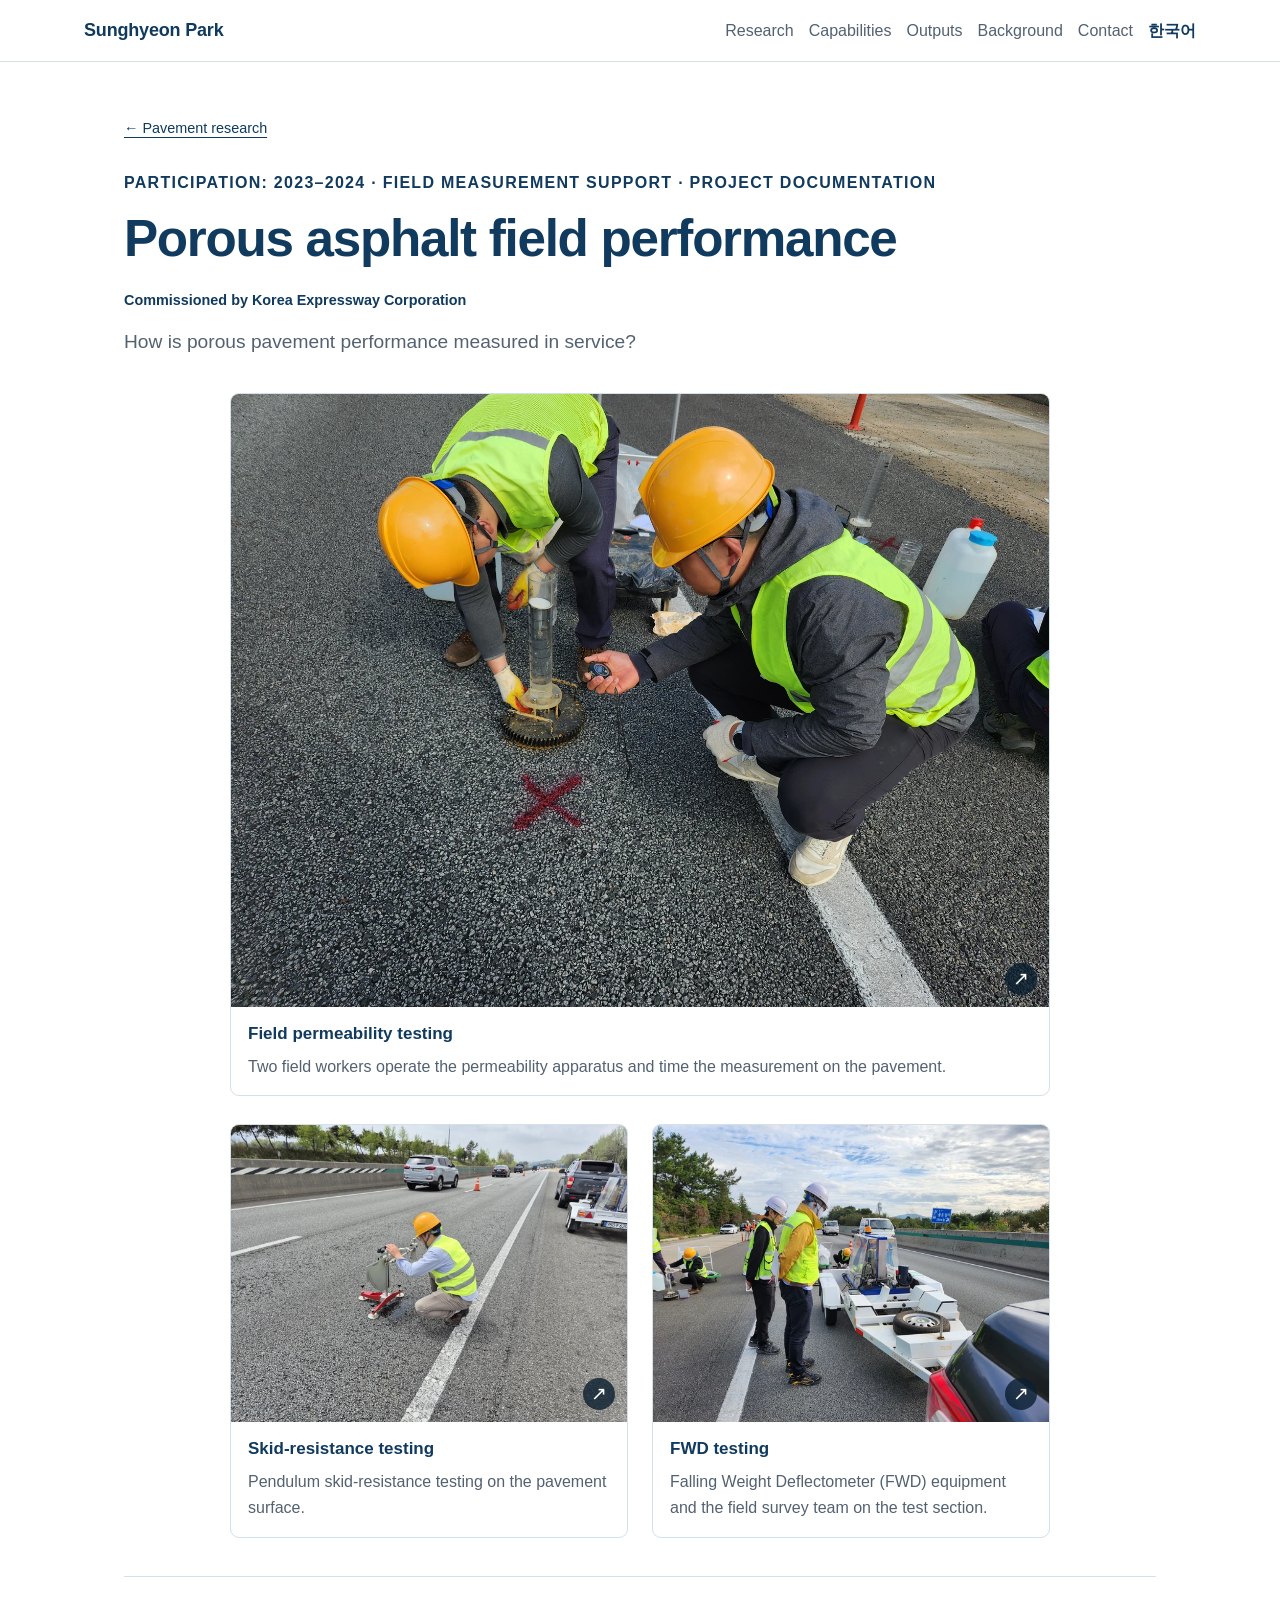
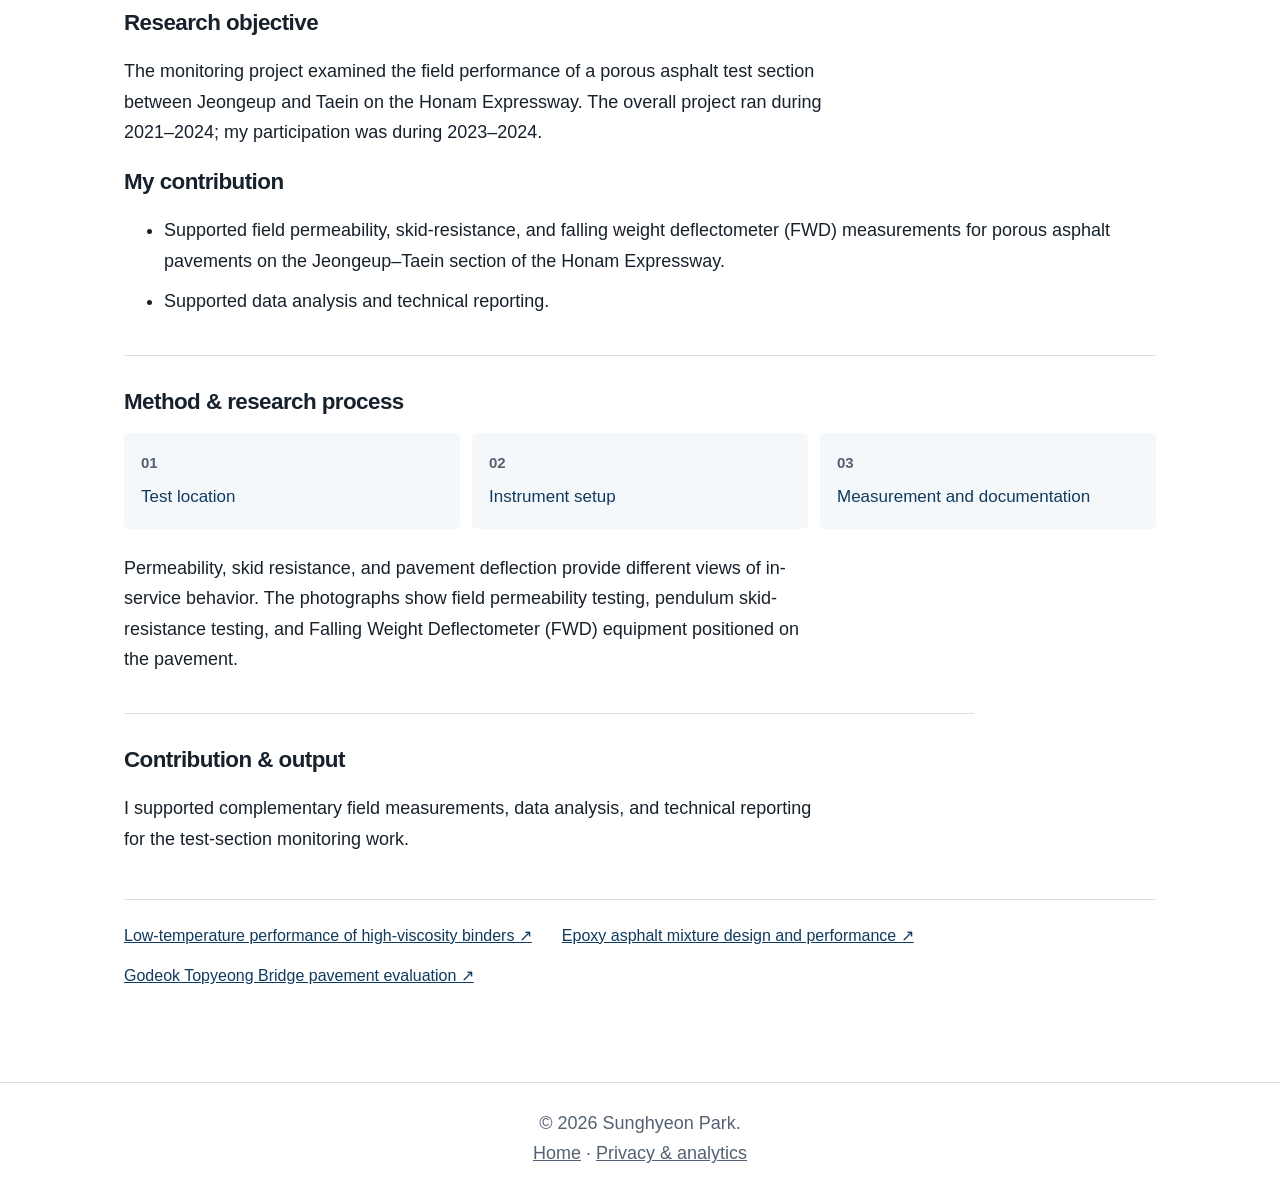
<file: porous-asphalt-field.html>
<!DOCTYPE html>

<html lang="en"><head><meta charset="utf-8"/><meta content="width=device-width, initial-scale=1" name="viewport"/>
<title>Porous asphalt field performance | Sunghyeon Park</title><meta content="Supported field permeability, skid-resistance, and falling weight deflectometer (FWD) measurements, data analysis, and technical reporting on the Jeongeup–Taein section of the Honam Expressway." name="description"/>
<link href="https://sunghyeonpark-engineering.github.io/porous-asphalt-field.html" rel="canonical"/>
<link href="https://sunghyeonpark-engineering.github.io/porous-asphalt-field.html" hreflang="en" rel="alternate"/><link href="https://sunghyeonpark-engineering.github.io/porous-asphalt-field-ko.html" hreflang="ko" rel="alternate"/>
<link href="https://sunghyeonpark-engineering.github.io/porous-asphalt-field.html" hreflang="x-default" rel="alternate"/>
<meta content="website" property="og:type"/><meta content="Porous asphalt field performance | Sunghyeon Park" property="og:title"/><meta content="Supported field permeability, skid-resistance, and falling weight deflectometer (FWD) measurements, data analysis, and technical reporting on the Jeongeup–Taein section of the Honam Expressway." property="og:description"/>
<meta content="https://sunghyeonpark-engineering.github.io/porous-asphalt-field.html" property="og:url"/><meta content="en_US" property="og:locale"/>
<meta content="https://sunghyeonpark-engineering.github.io/assets/portfolio-share.png" property="og:image"/><meta content="1200" property="og:image:width"/><meta content="630" property="og:image:height"/><meta content="Sunghyeon Park — pavement materials research portfolio" property="og:image:alt"/>
<meta content="summary_large_image" name="twitter:card"/><meta content="Porous asphalt field performance | Sunghyeon Park" name="twitter:title"/><meta content="Supported field permeability, skid-resistance, and falling weight deflectometer (FWD) measurements, data analysis, and technical reporting on the Jeongeup–Taein section of the Honam Expressway." name="twitter:description"/><meta content="https://sunghyeonpark-engineering.github.io/assets/portfolio-share.png" name="twitter:image"/>
<link href="assets/favicon.svg" rel="icon" type="image/svg+xml"/><link href="styles.css?v=20261010-readable" rel="stylesheet"/>
<script defer="" src="analytics.js?v=20261016-privacy"></script><script defer="" src="photos.js?v=20261008"></script>
<script type="application/ld+json">{"@context": "https://schema.org", "@type": "Person", "name": "Sunghyeon Park", "url": "https://sunghyeonpark-engineering.github.io/", "image": "https://sunghyeonpark-engineering.github.io/assets/photos/sung-hyeon-park-900.webp", "sameAs": ["https://www.linkedin.com/in/sunghyeon-park/"], "alumniOf": {"@type": "CollegeOrUniversity", "name": "Seoul National University of Science and Technology"}, "knowsAbout": ["Pavement materials", "Asphalt mixtures", "Low-temperature performance", "Field pavement performance"]}</script><link rel="stylesheet" href="field-photo-update.css?v=20261019-selected"></head><body class="detail-page portfolio-readable field-monitoring"><a class="skip-link" href="#main-content">Skip to main content</a><header class="site-header"><nav aria-label="Primary navigation" class="nav"><a class="logo" href="index.html">Sunghyeon Park</a><div class="nav-links"><a href="index.html#research-photos">Research</a><a href="index.html#methods">Capabilities</a><a href="index.html#outputs">Outputs</a><a href="index.html#professional">Background</a><a href="index.html#cv-contact">Contact</a><a class="language-link" href="porous-asphalt-field-ko.html" hreflang="ko" lang="ko">한국어</a></div></nav></header><main class="detail-main" id="main-content"><header class="detail-heading"><a class="back-link" href="index.html#research-photos">← Pavement research</a><p class="eyebrow">Participation: 2023–2024 · Field measurement support · Project documentation</p><h1>Porous asphalt field performance</h1><p class="meta-line">Commissioned by Korea Expressway Corporation</p><p class="detail-question">How is porous pavement performance measured in service?</p></header><figure class="research-photo field-lead-photo" id="field-permeability" data-source-photo="field-permeability-selected"><a class="photo-link" href="assets/photos/field-permeability-selected-original.jpg" aria-label="Enlarge photograph: Field permeability testing"><img src="assets/photos/field-permeability-selected-640.webp" srcset="assets/photos/field-permeability-selected-640.webp 640w, assets/photos/field-permeability-selected-1600.webp 1600w" sizes="(max-width: 680px) calc(100vw - 36px), 820px" width="4000" height="3000" loading="eager" fetchpriority="high" decoding="async" alt="Two workers carrying out a field permeability test, with the tube and stopwatch visible"><span class="photo-expand" aria-hidden="true">↗</span></a><figcaption><h3>Field permeability testing</h3><p>Two field workers operate the permeability apparatus and time the measurement on the pavement.</p></figcaption></figure><div class="field-secondary-photos"><figure class="research-photo" id="field-skid" data-source-photo="field-skid-selected"><a class="photo-link" href="assets/photos/field-skid-selected-original.jpg" aria-label="Enlarge photograph: Skid-resistance testing"><img src="assets/photos/field-skid-selected-640.webp" srcset="assets/photos/field-skid-selected-640.webp 640w, assets/photos/field-skid-selected-1400.webp 1400w" sizes="(max-width: 680px) calc(100vw - 36px), 400px" width="1400" height="1050" loading="lazy" decoding="async" alt="Field worker operating a pendulum skid-resistance tester"><span class="photo-expand" aria-hidden="true">↗</span></a><figcaption><h3>Skid-resistance testing</h3><p>Pendulum skid-resistance testing on the pavement surface.</p></figcaption></figure><figure class="research-photo" id="field-fwd" data-source-photo="field-fwd-selected"><a class="photo-link" href="assets/photos/field-fwd-selected-original.jpg" aria-label="Enlarge photograph: FWD testing"><img src="assets/photos/field-fwd-selected-640.webp" srcset="assets/photos/field-fwd-selected-640.webp 640w, assets/photos/field-fwd-selected-1600.webp 1600w" sizes="(max-width: 680px) calc(100vw - 36px), 400px" width="4000" height="3000" loading="lazy" decoding="async" alt="FWD trailer and field survey team on the pavement"><span class="photo-expand" aria-hidden="true">↗</span></a><figcaption><h3>FWD testing</h3><p>Falling Weight Deflectometer (FWD) equipment and the field survey team on the test section.</p></figcaption></figure></div><section class="field-research-context"><h2>Research objective</h2><p>The monitoring project examined the field performance of a porous asphalt test section between Jeongeup and Taein on the Honam Expressway. The overall project ran during 2021–2024; my participation was during 2023–2024.</p><h2>My contribution</h2><ul><li>Supported field permeability, skid-resistance, and falling weight deflectometer (FWD) measurements for porous asphalt pavements on the Jeongeup–Taein section of the Honam Expressway.</li><li>Supported data analysis and technical reporting.</li></ul></section><section class="detail-method"><h2>Method &amp; research process</h2><ol class="method-flow"><li><span>01</span>Test location</li><li><span>02</span>Instrument setup</li><li><span>03</span>Measurement and documentation</li></ol><p>Permeability, skid resistance, and pavement deflection provide different views of in-service behavior. The photographs show field permeability testing, pendulum skid-resistance testing, and Falling Weight Deflectometer (FWD) equipment positioned on the pavement.</p></section><section class="detail-outcome"><h2>Contribution &amp; output</h2><p>I supported complementary field measurements, data analysis, and technical reporting for the test-section monitoring work.</p></section><nav aria-label="Related pavement research" class="related-research"><a href="low-temperature-binder.html">Low-temperature performance of high-viscosity binders ↗</a><a href="epoxy-asphalt.html">Epoxy asphalt mixture design and performance ↗</a><a href="mastic-asphalt-overlay.html">Godeok Topyeong Bridge pavement evaluation ↗</a></nav></main><footer class="site-footer"><p>© 2026 Sunghyeon Park.</p><p><a href="index.html">Home</a> · <a href="privacy.html">Privacy &amp; analytics</a></p></footer></body></html>
</file>
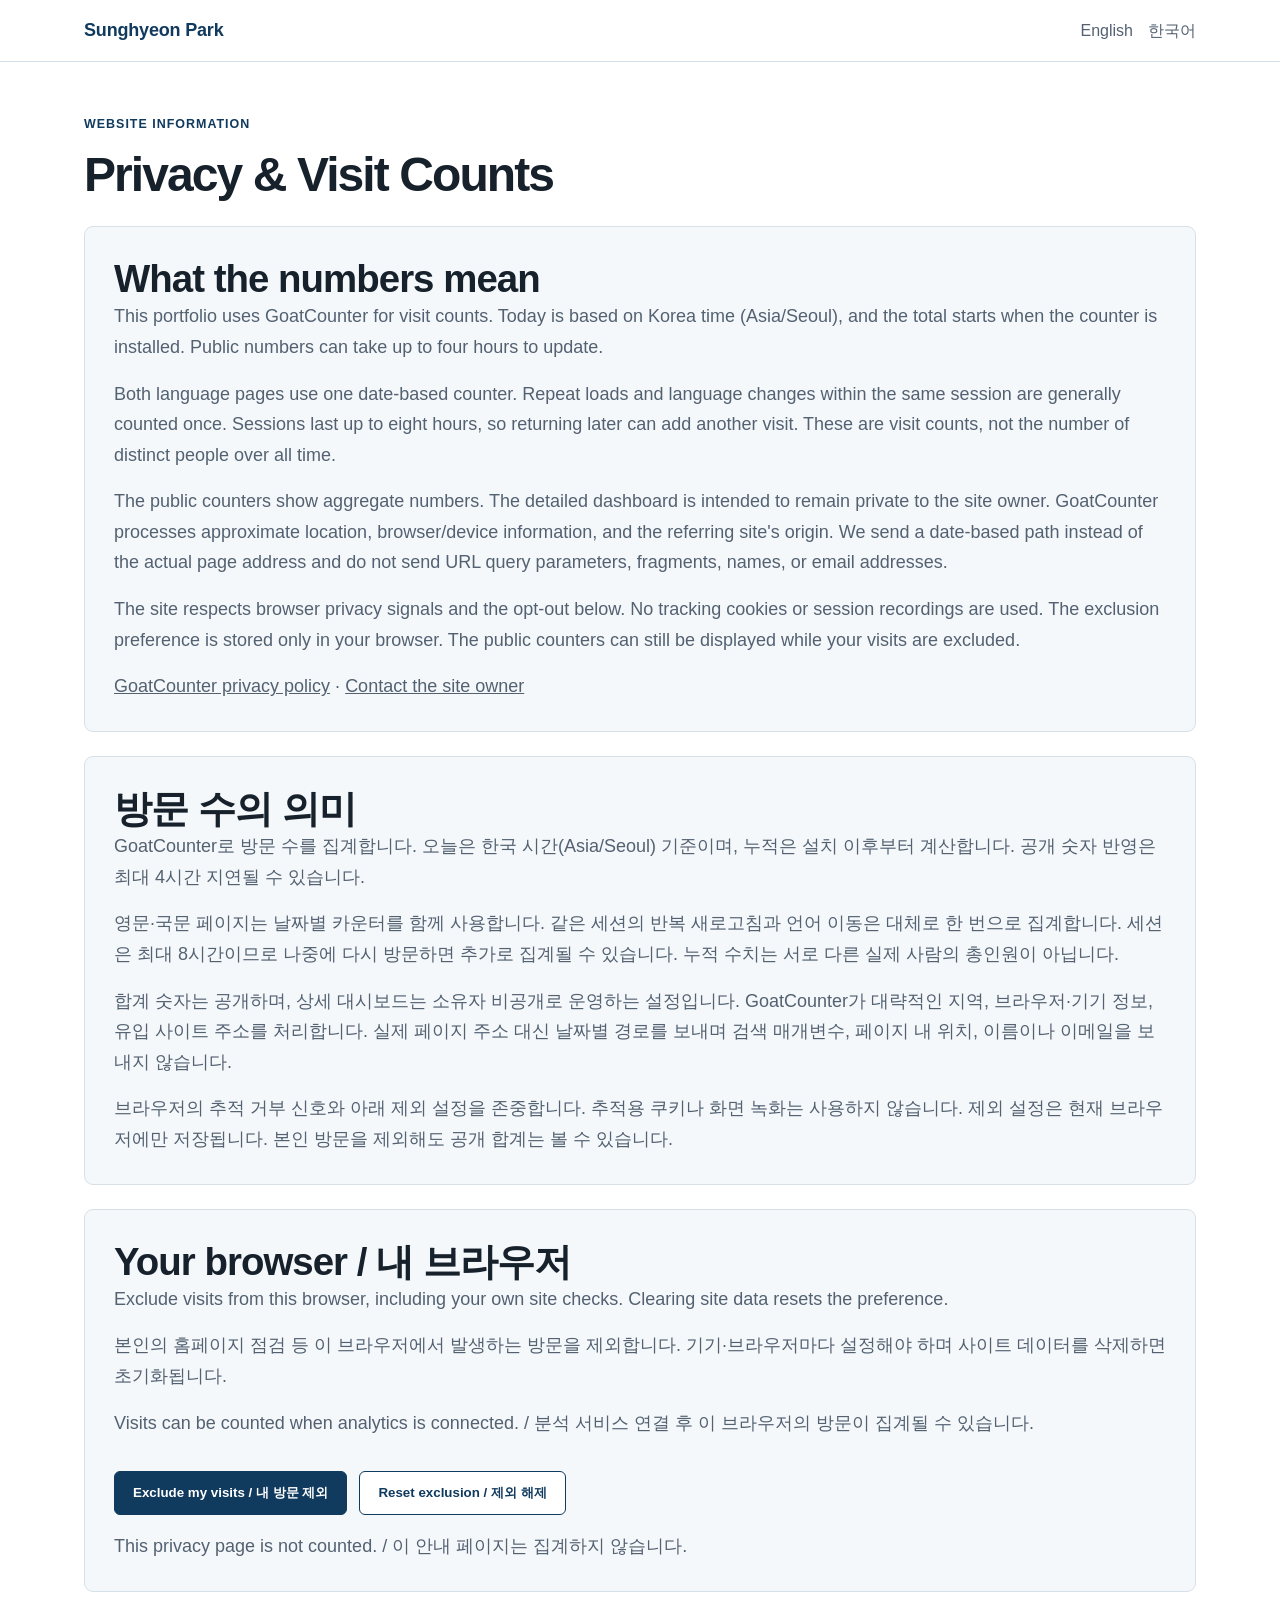
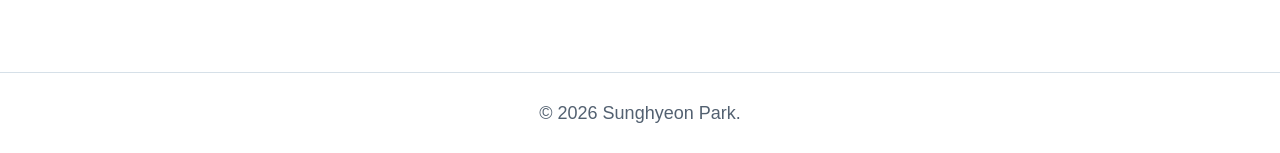
<file: privacy.html>
<!DOCTYPE html>
<html lang="en">
<head>
  <meta charset="UTF-8">
  <meta name="viewport" content="width=device-width, initial-scale=1.0">
  <title>Privacy &amp; Visit Counts | Sunghyeon Park</title>
  <meta name="robots" content="noindex">
  <link rel="stylesheet" href="styles.css?v=20261010-readable">
  <script defer src="analytics-preferences.js?v=20261016-privacy"></script>
</head>
<body class="portfolio-readable">
  <header class="site-header">
    <nav class="nav" aria-label="Return to portfolio">
      <a class="logo" href="./">Sunghyeon Park</a>
      <div class="nav-links"><a href="./">English</a><a href="ko.html" lang="ko">한국어</a></div>
    </nav>
  </header>
  <main id="main-content" class="section">
    <div class="section-heading">
      <p class="eyebrow">Website information</p>
      <h1 style="font-size:clamp(2rem,5vw,3rem);line-height:1.15">Privacy &amp; Visit Counts</h1>
    </div>
    <section class="content-block wide" aria-labelledby="privacy-en">
      <h2 id="privacy-en">What the numbers mean</h2>
      <p>This portfolio uses GoatCounter for visit counts. Today is based on Korea time (Asia/Seoul), and the total starts when the counter is installed. Public numbers can take up to four hours to update.</p>
      <p>Both language pages use one date-based counter. Repeat loads and language changes within the same session are generally counted once. Sessions last up to eight hours, so returning later can add another visit. These are visit counts, not the number of distinct people over all time.</p>
      <p>The public counters show aggregate numbers. The detailed dashboard is intended to remain private to the site owner. GoatCounter processes approximate location, browser/device information, and the referring site's origin. We send a date-based path instead of the actual page address and do not send URL query parameters, fragments, names, or email addresses.</p>
      <p>The site respects browser privacy signals and the opt-out below. No tracking cookies or session recordings are used. The exclusion preference is stored only in your browser. The public counters can still be displayed while your visits are excluded.</p>
      <p><a href="https://www.goatcounter.com/help/privacy">GoatCounter privacy policy</a> · <a href="mailto:poiiopoostar@naver.com">Contact the site owner</a></p>
    </section>
    <section class="content-block wide" lang="ko" aria-labelledby="privacy-ko" style="margin-top:24px">
      <h2 id="privacy-ko">방문 수의 의미</h2>
      <p>GoatCounter로 방문 수를 집계합니다. 오늘은 한국 시간(Asia/Seoul) 기준이며, 누적은 설치 이후부터 계산합니다. 공개 숫자 반영은 최대 4시간 지연될 수 있습니다.</p>
      <p>영문·국문 페이지는 날짜별 카운터를 함께 사용합니다. 같은 세션의 반복 새로고침과 언어 이동은 대체로 한 번으로 집계합니다. 세션은 최대 8시간이므로 나중에 다시 방문하면 추가로 집계될 수 있습니다. 누적 수치는 서로 다른 실제 사람의 총인원이 아닙니다.</p>
      <p>합계 숫자는 공개하며, 상세 대시보드는 소유자 비공개로 운영하는 설정입니다. GoatCounter가 대략적인 지역, 브라우저·기기 정보, 유입 사이트 주소를 처리합니다. 실제 페이지 주소 대신 날짜별 경로를 보내며 검색 매개변수, 페이지 내 위치, 이름이나 이메일을 보내지 않습니다.</p>
      <p>브라우저의 추적 거부 신호와 아래 제외 설정을 존중합니다. 추적용 쿠키나 화면 녹화는 사용하지 않습니다. 제외 설정은 현재 브라우저에만 저장됩니다. 본인 방문을 제외해도 공개 합계는 볼 수 있습니다.</p>
    </section>
    <section class="content-block wide" aria-labelledby="preferences-heading" style="margin-top:24px">
      <h2 id="preferences-heading">Your browser / 내 브라우저</h2>
      <p>Exclude visits from this browser, including your own site checks. Clearing site data resets the preference.</p>
      <p lang="ko">본인의 홈페이지 점검 등 이 브라우저에서 발생하는 방문을 제외합니다. 기기·브라우저마다 설정해야 하며 사이트 데이터를 삭제하면 초기화됩니다.</p>
      <p id="analytics-status" role="status" aria-live="polite">JavaScript is needed to change this setting. / 설정 변경에는 JavaScript가 필요합니다.</p>
      <div class="hero-actions">
        <button class="button primary" id="exclude-visits" type="button" disabled>Exclude my visits / 내 방문 제외</button>
        <button class="button secondary" id="resume-visits" type="button" disabled>Reset exclusion / 제외 해제</button>
      </div>
      <p style="margin-top:16px">This privacy page is not counted. / 이 안내 페이지는 집계하지 않습니다.</p>
    </section>
  </main>
  <footer class="site-footer"><p>&copy; 2026 Sunghyeon Park.</p></footer>
</body>
</html>
</file>
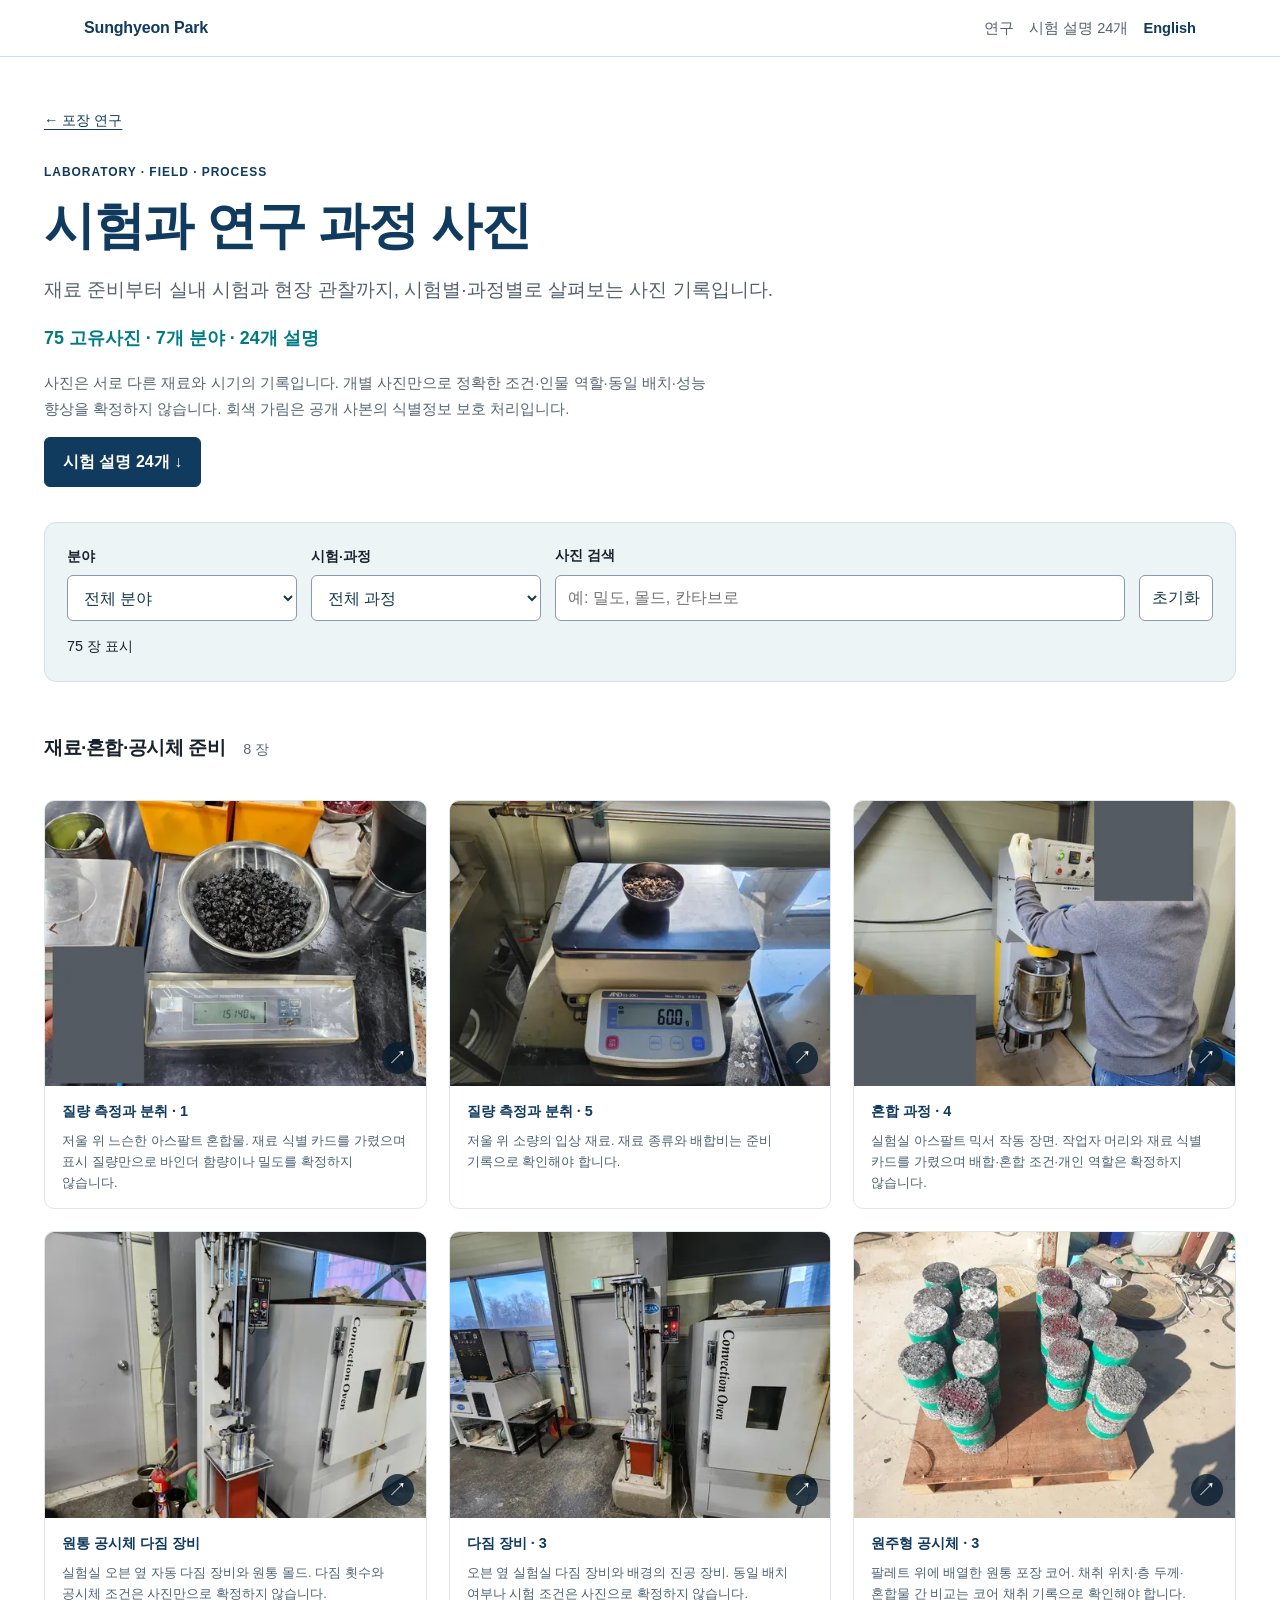
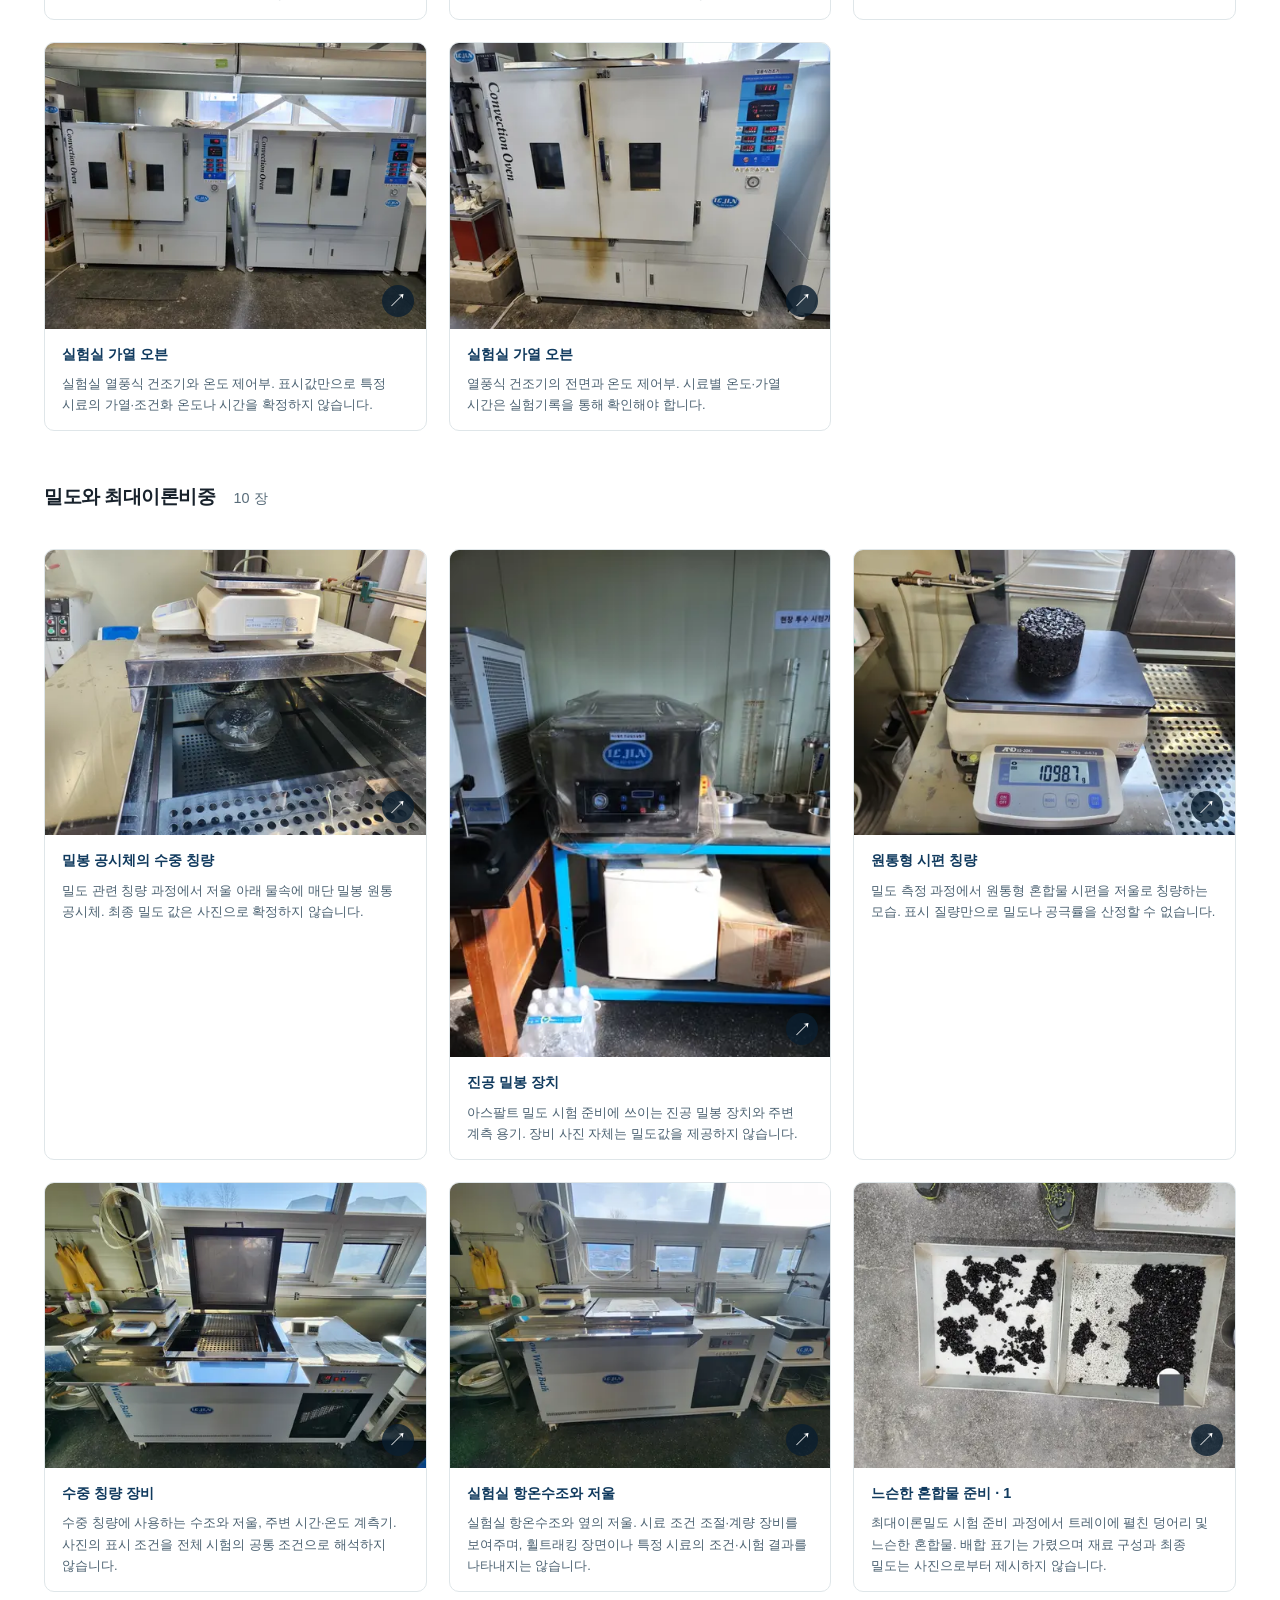
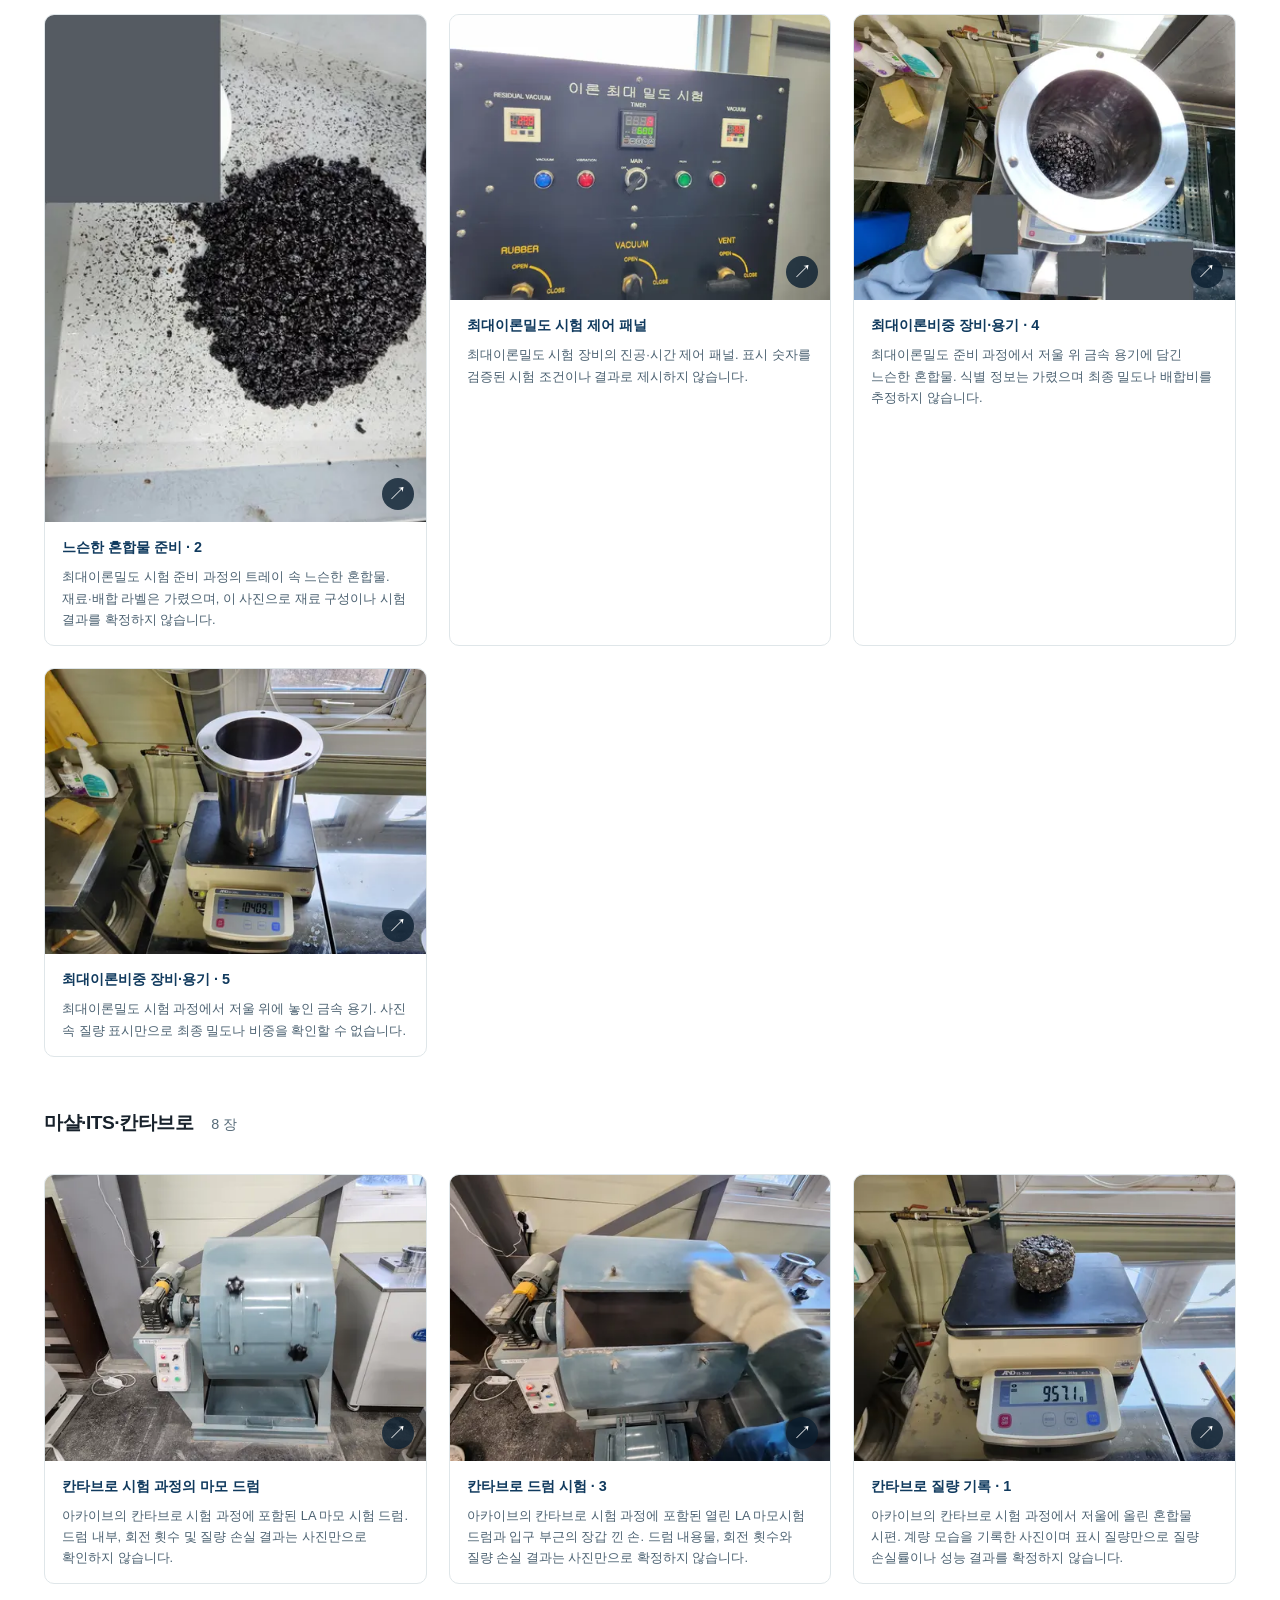
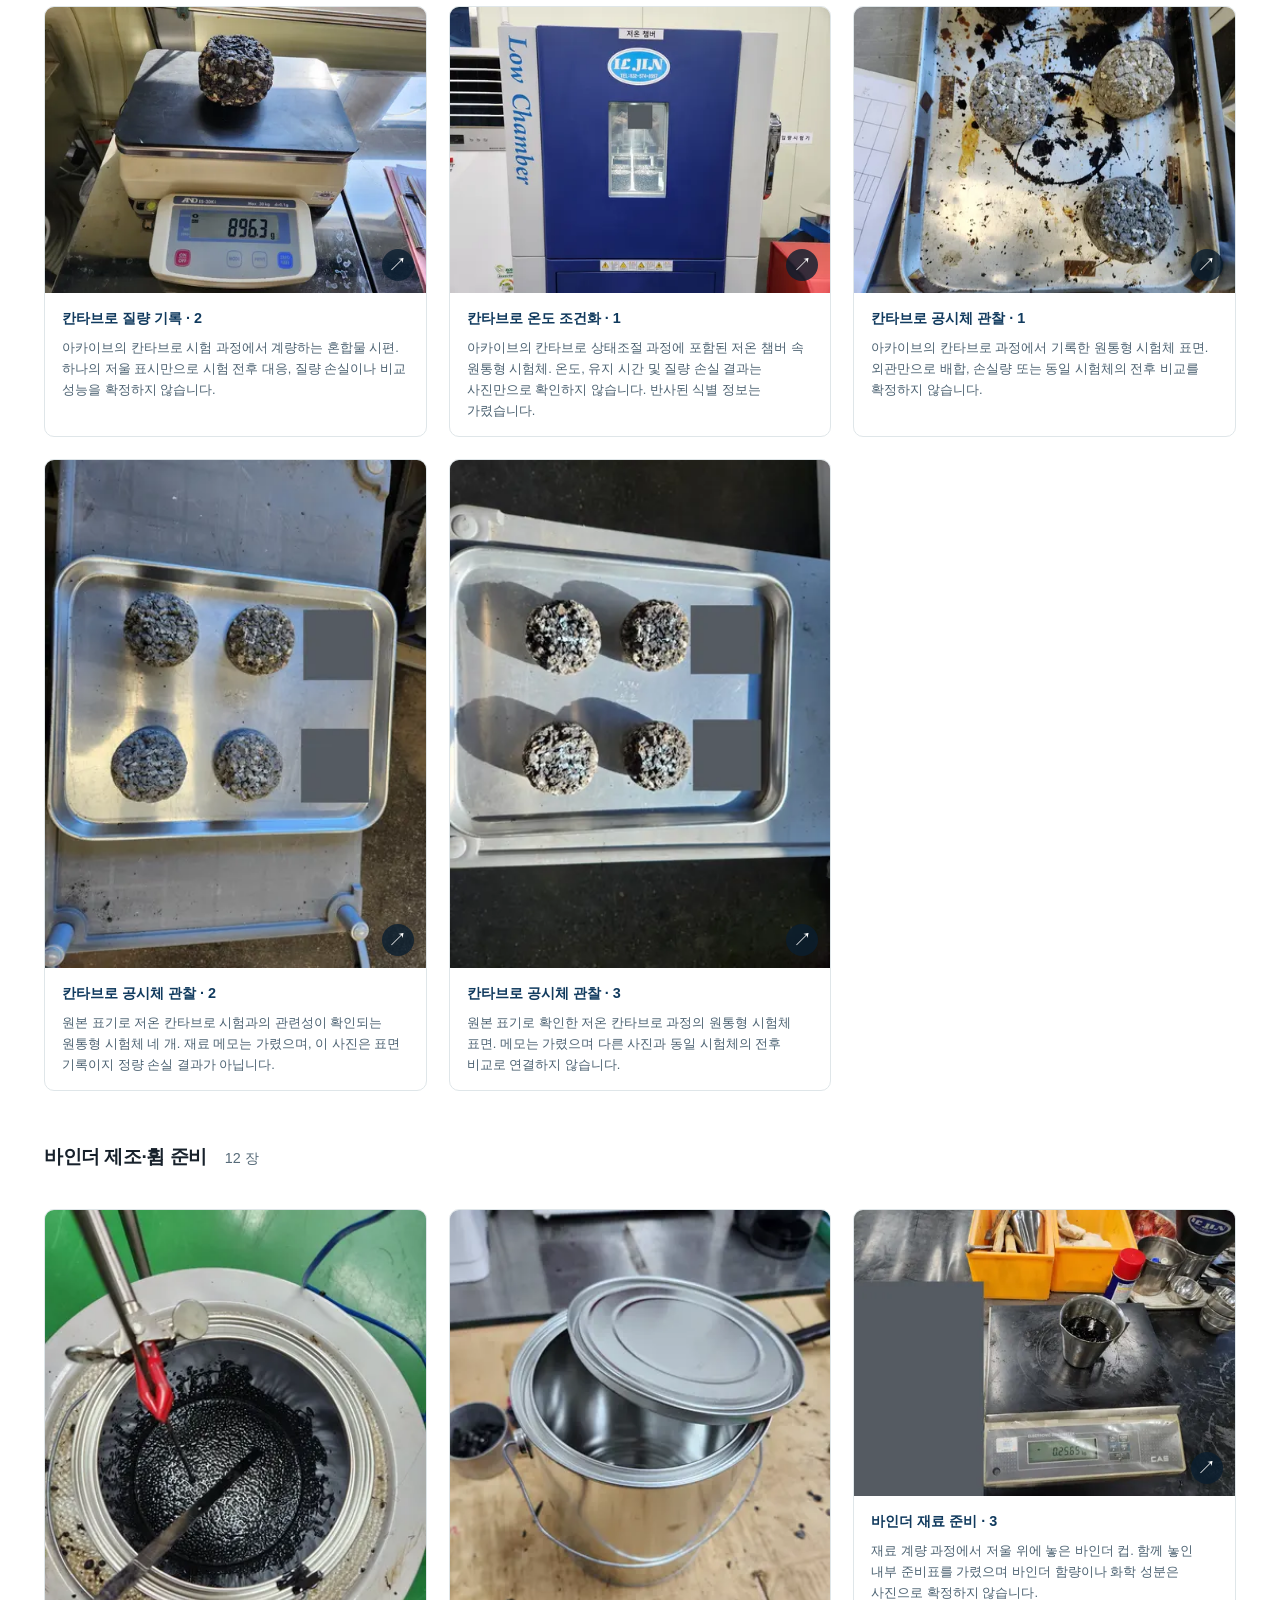
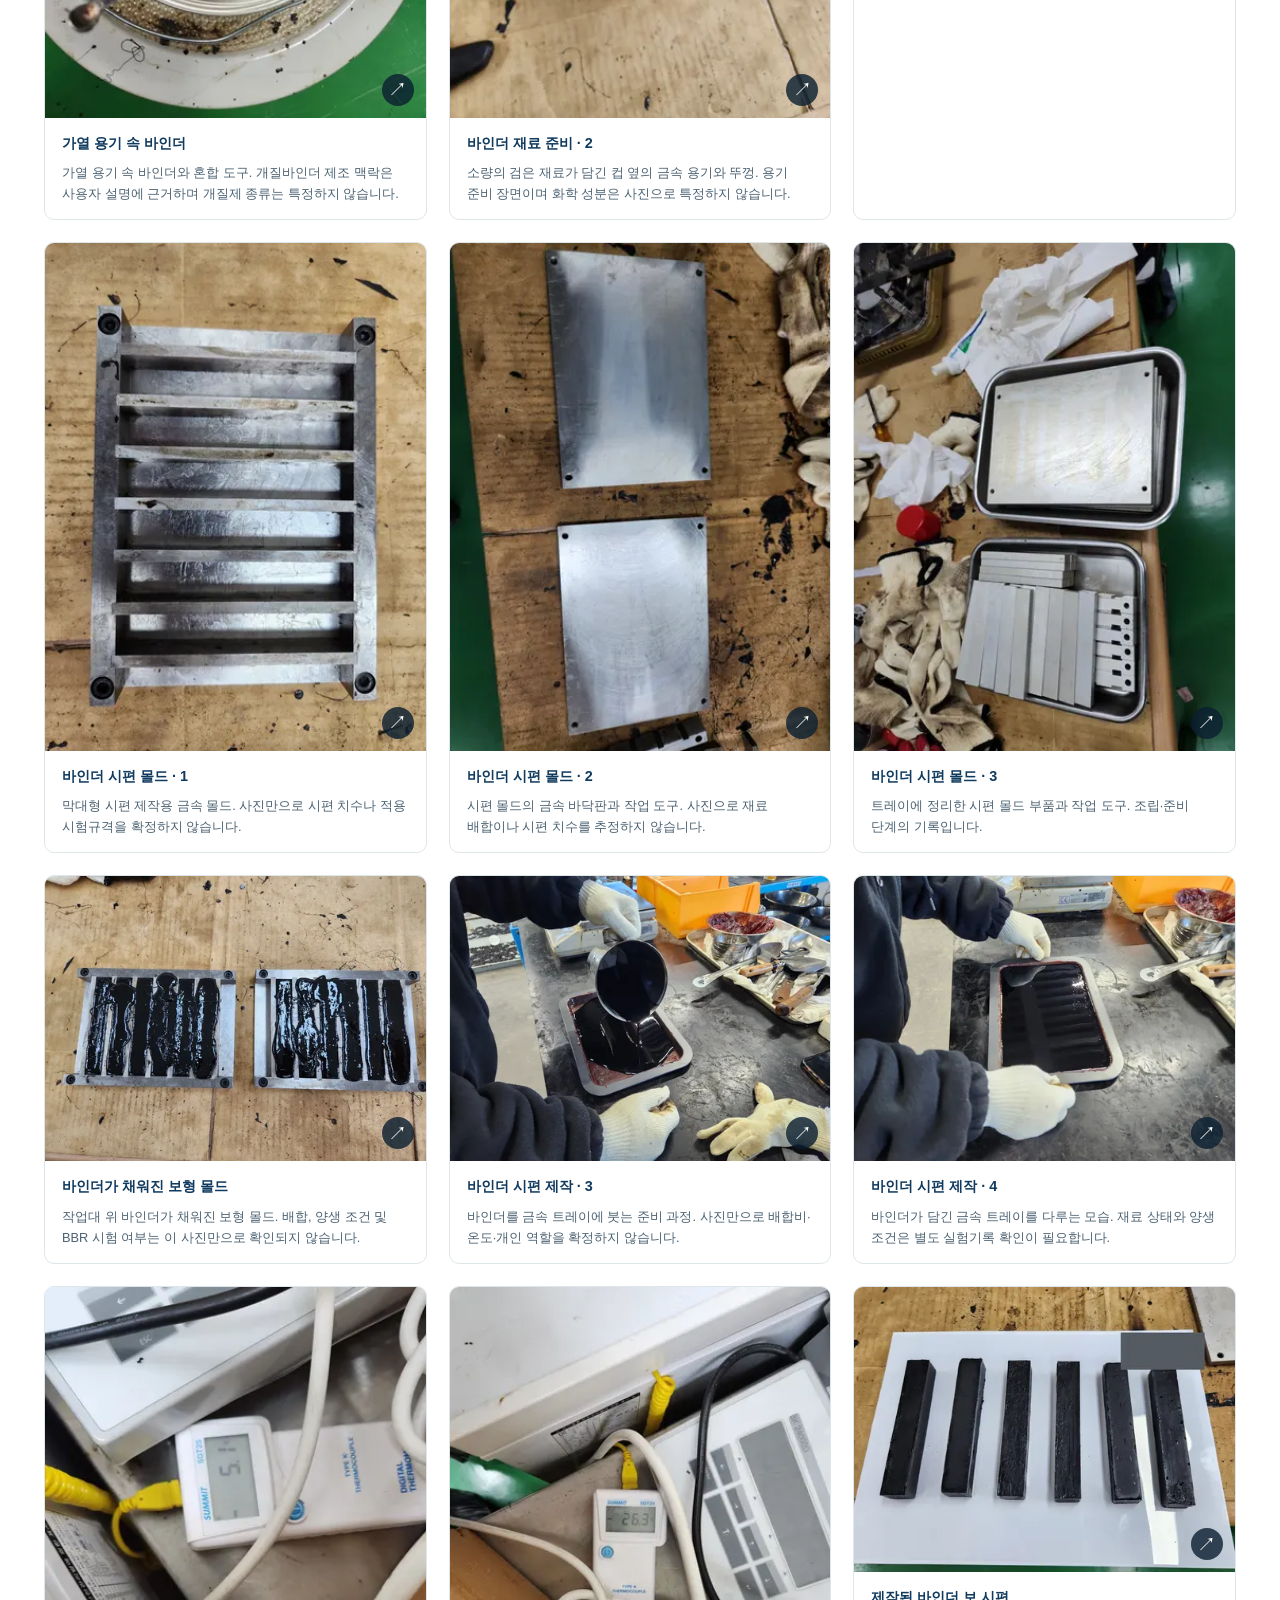
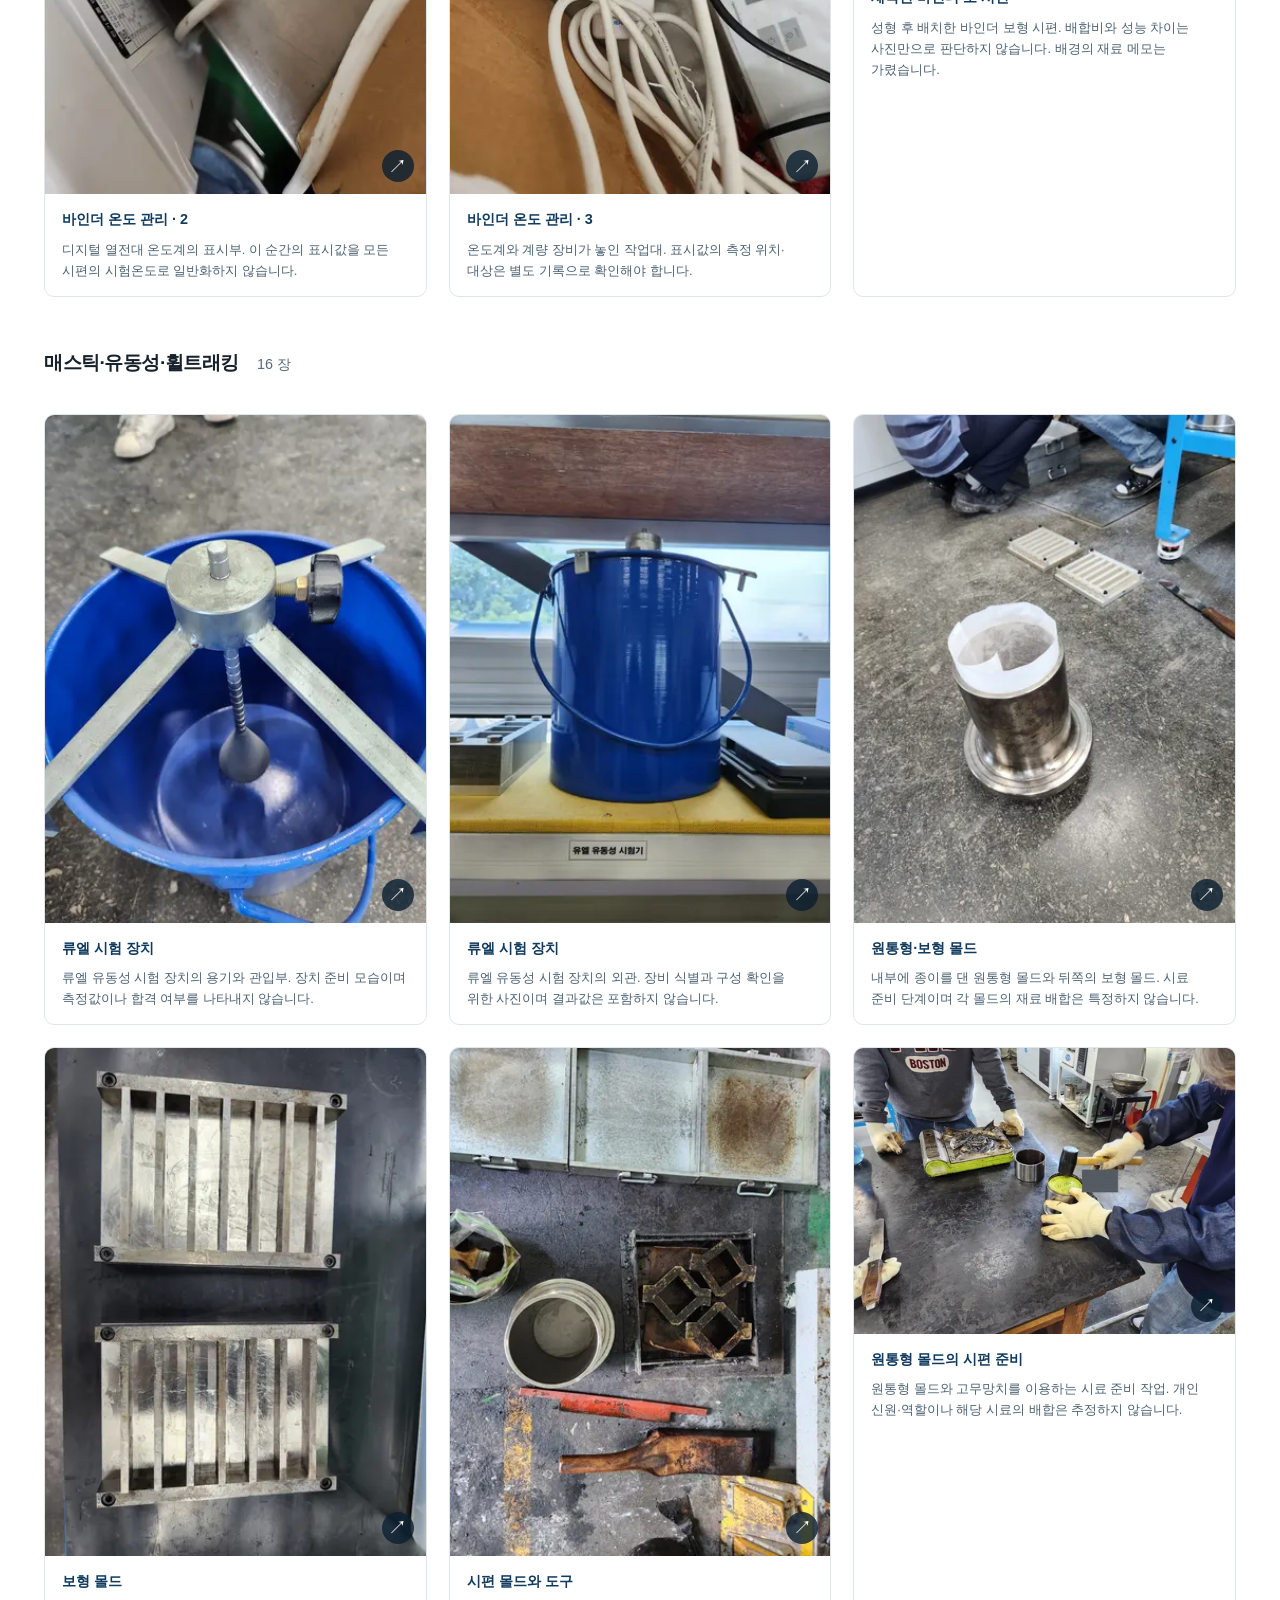
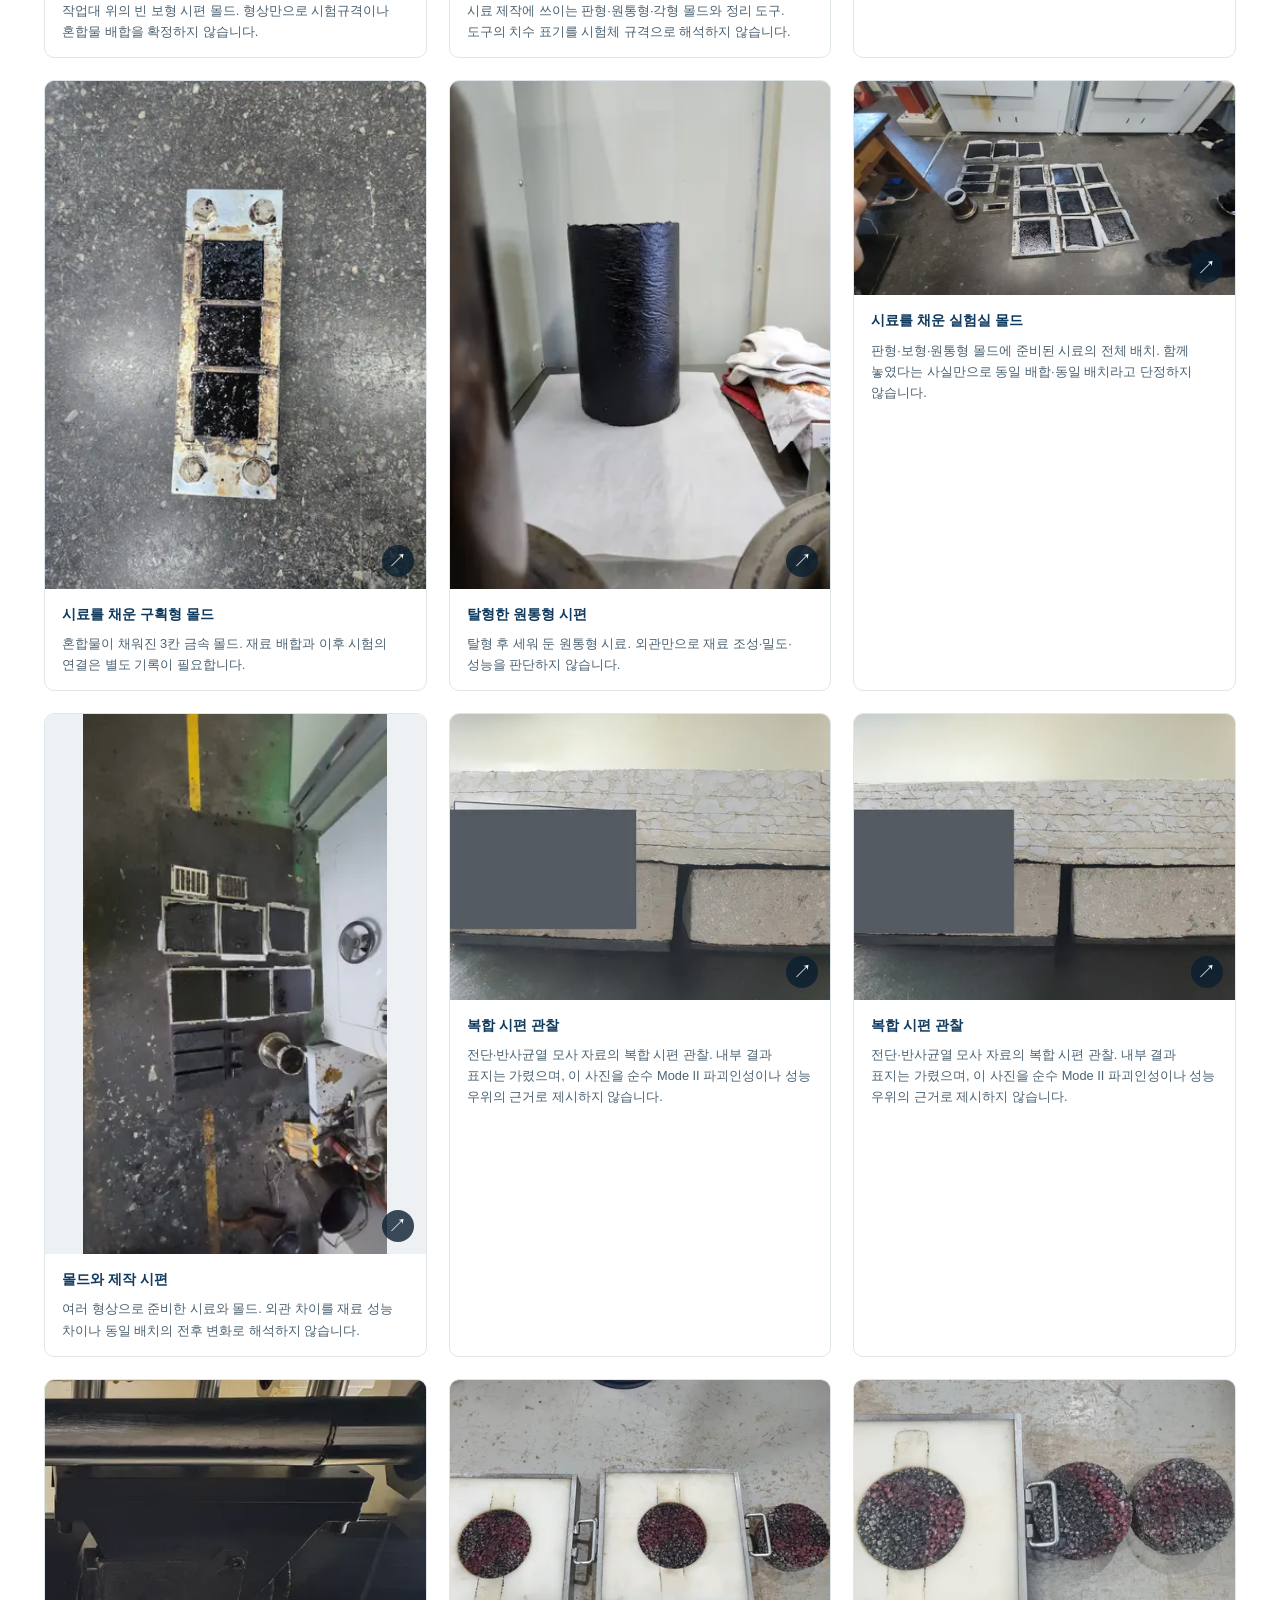
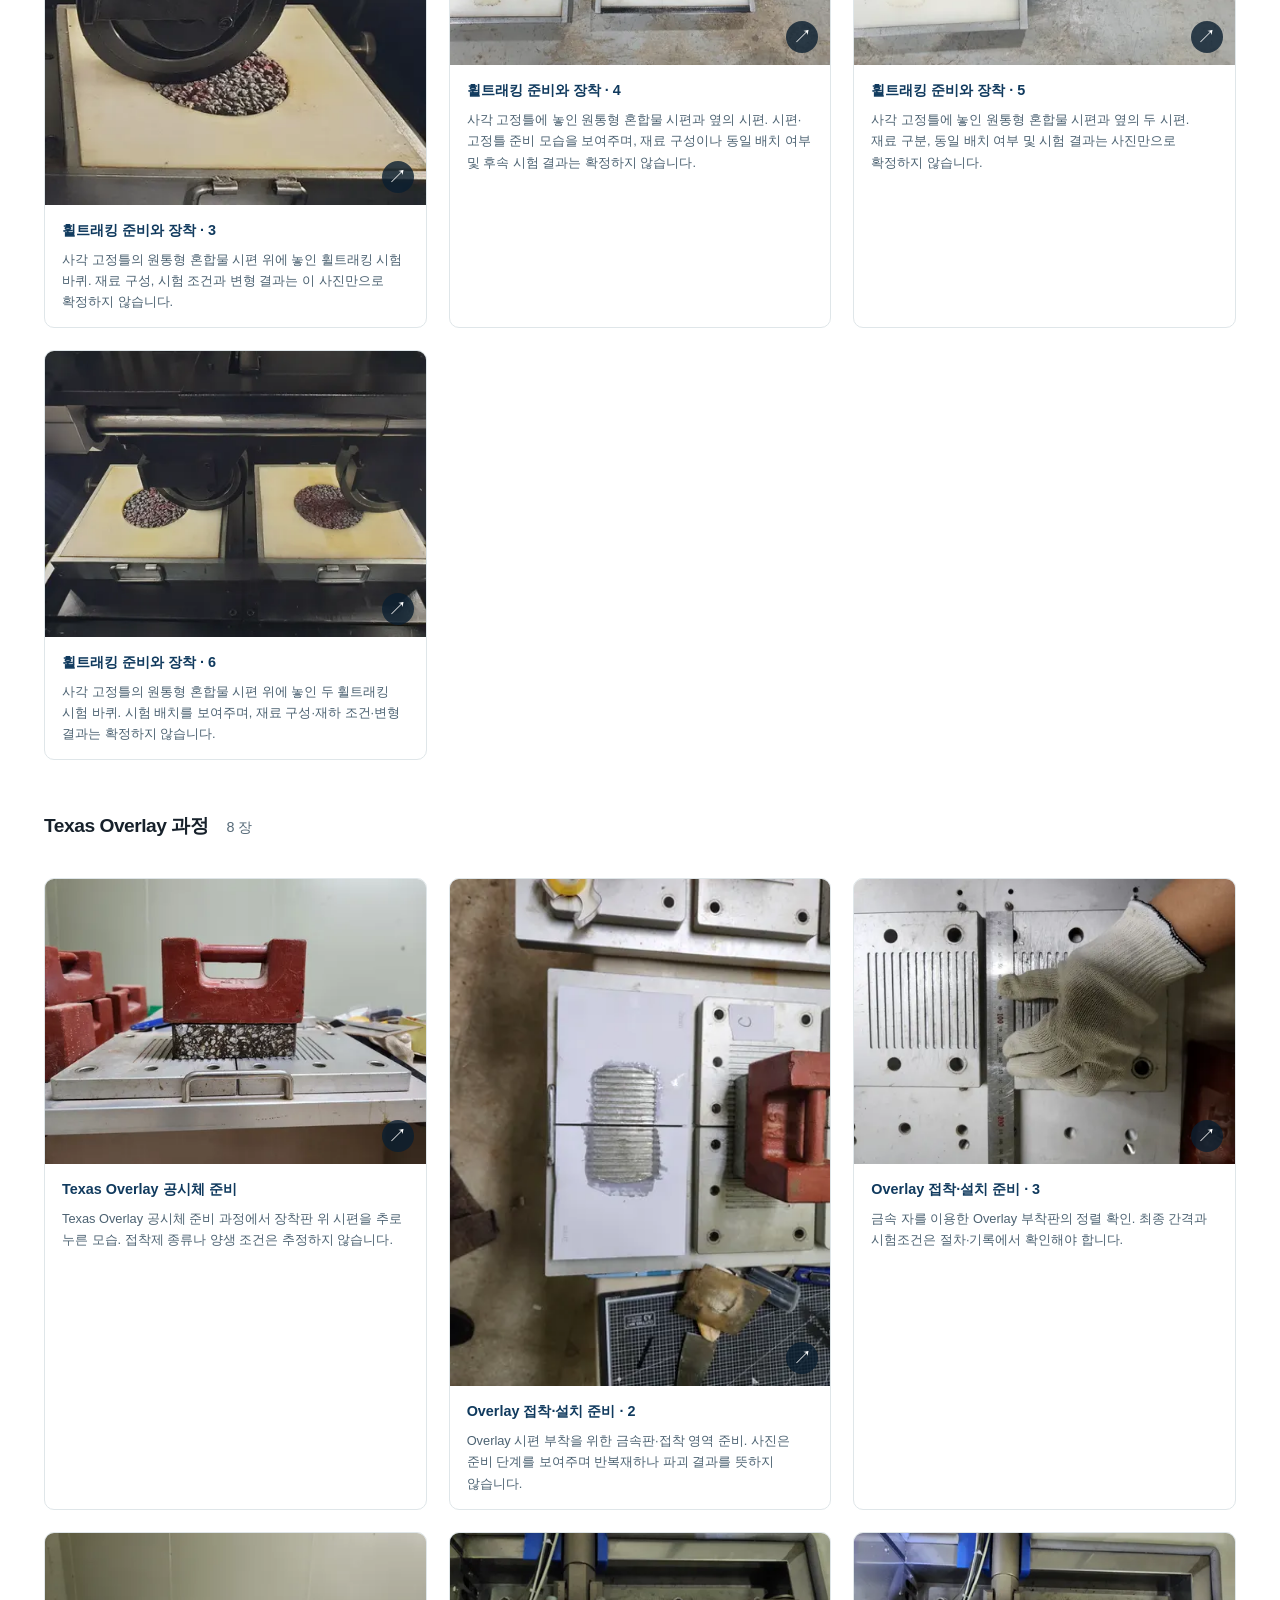
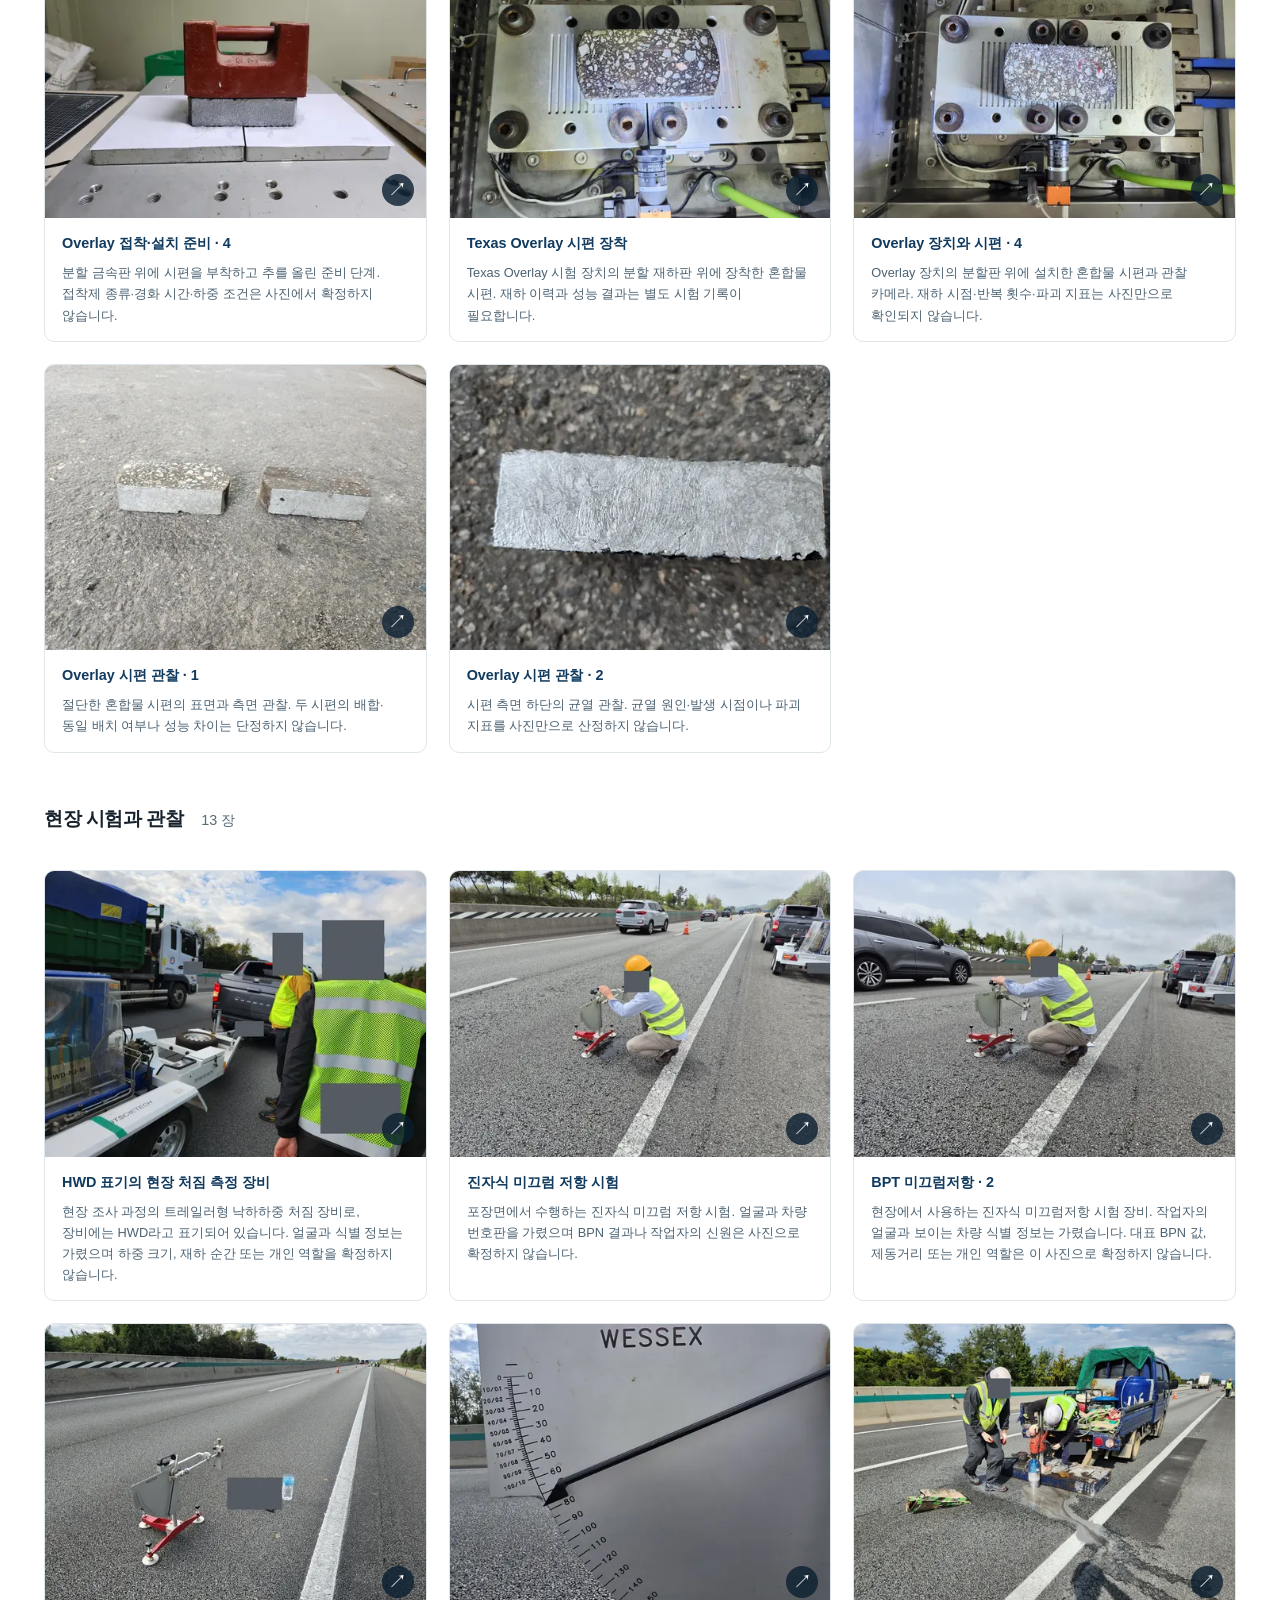
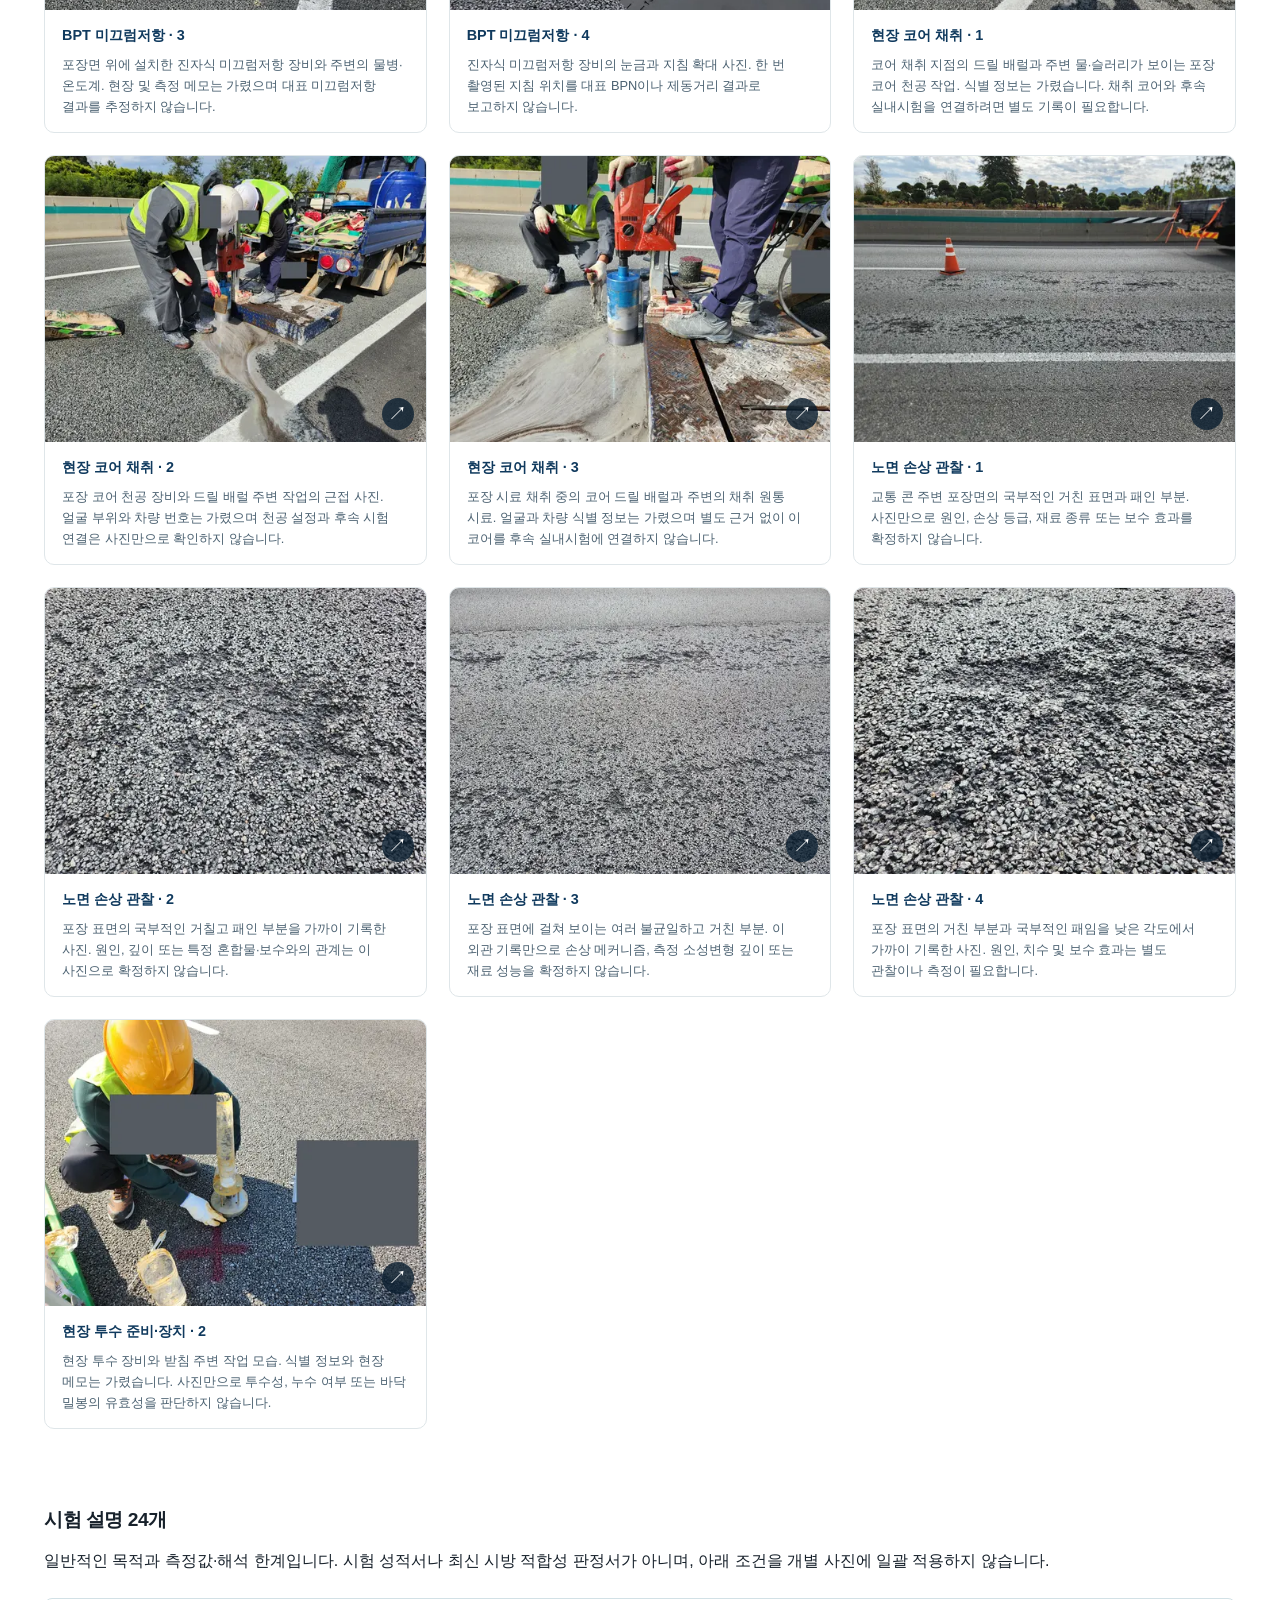
<file: research-gallery-ko.html>
<!doctype html><html lang="ko"><head><meta charset="utf-8"><meta name="viewport" content="width=device-width,initial-scale=1"><title>시험과 연구 과정 사진 | Sunghyeon Park</title><meta name="description" content="재료 준비부터 실내 시험과 현장 관찰까지, 시험별·과정별로 살펴보는 사진 기록입니다."><link rel="canonical" href="https://sunghyeonpark-engineering.github.io/research-gallery-ko.html"><link rel="alternate" hreflang="en" href="https://sunghyeonpark-engineering.github.io/research-gallery.html"><link rel="alternate" hreflang="ko" href="https://sunghyeonpark-engineering.github.io/research-gallery-ko.html"><link rel="icon" type="image/svg+xml" href="assets/favicon.svg"><link rel="stylesheet" href="styles.css?v=20261009-research"><link rel="stylesheet" href="gallery.css?v=20261010"><script defer src="photos.js?v=20261008"></script><script defer src="gallery.js?v=20261010"></script><script defer src="analytics.js?v=20261016-privacy"></script><meta property="og:title" content="시험과 연구 과정 사진"><meta property="og:description" content="재료 준비부터 실내 시험과 현장 관찰까지, 시험별·과정별로 살펴보는 사진 기록입니다."><meta property="og:image" content="https://sunghyeonpark-engineering.github.io/assets/research-gallery/001-b-modified-1600.jpg"><meta property="og:url" content="https://sunghyeonpark-engineering.github.io/research-gallery-ko.html"><meta property="og:type" content="website"></head><body class="detail-page"><a class="skip-link" href="#main-content">본문으로 이동</a><header class="site-header"><nav class="nav" aria-label="주요 메뉴"><a class="logo" href="ko.html">Sunghyeon Park</a><div class="nav-links"><a href="ko.html#research-photos">연구</a><a href="#methods">시험 설명 24개</a><a href="research-gallery.html" class="language-link" hreflang="en">English</a></div></nav></header><main id="main-content" class="detail-main gallery-main"><header class="detail-heading"><a class="back-link" href="ko.html#research-photos">← 포장 연구</a><p class="eyebrow">LABORATORY · FIELD · PROCESS</p><h1>시험과 연구 과정 사진</h1><p class="detail-question">재료 준비부터 실내 시험과 현장 관찰까지, 시험별·과정별로 살펴보는 사진 기록입니다.</p><p class="gallery-total">75 고유사진 · 7개 분야 · 24개 설명</p><p class="gallery-scope">사진은 서로 다른 재료와 시기의 기록입니다. 개별 사진만으로 정확한 조건·인물 역할·동일 배치·성능 향상을 확정하지 않습니다. 회색 가림은 공개 사본의 식별정보 보호 처리입니다.</p><a class="button primary" href="#methods">시험 설명 24개 ↓</a></header><div class="gallery-controls" role="search"><div><label for="gallery-group">분야</label><select id="gallery-group"><option value="all">전체 분야</option><option value="preparation">재료·혼합·공시체 준비</option><option value="density">밀도와 최대이론비중</option><option value="mechanical">마샬·ITS·칸타브로</option><option value="binder">바인더 제조·휨 준비</option><option value="mastic">매스틱·유동성·휠트래킹</option><option value="overlay">Texas Overlay 과정</option><option value="field">현장 시험과 관찰</option></select></div><div><label for="gallery-stage">시험·과정</label><select id="gallery-stage"><option value="all">전체 과정</option><option value="B_MODIFIED">개질바인더 교반</option><option value="AGG">골재 준비와 계량</option><option value="B_MATERIAL">바인더 재료 준비</option><option value="WEIGH">질량 측정과 분취</option><option value="MIX">혼합 과정</option><option value="COMPACT">다짐 장비</option><option value="SPEC">원주형 공시체</option><option value="SPEC_MEASURE">공시체 치수 측정</option><option value="CONDITION">온도·수침 준비</option><option value="B_MOLD">바인더 시편 몰드</option><option value="B_MAKE">바인더 시편 제작</option><option value="B_TEMP">바인더 온도 관리</option><option value="B_TEST">바인더 휨 장비 기록</option><option value="B_SPEC">완성·파괴 바인더 시편</option><option value="LUER">류엘 유동성</option><option value="M_MOLD">매스틱·판형 시편 몰드</option><option value="M_MAKE">매스틱·판형 시편 준비</option><option value="M_SPEC">매스틱·판형 시편 기록</option><option value="TX_PREP">Overlay 접착·설치 준비</option><option value="TX_TEST">Overlay 장치와 시편</option><option value="TX_SPEC">Overlay 시편 관찰</option><option value="MODEII">Mode II 모사 시편</option><option value="DENSITY">진공밀봉 밀도 과정</option><option value="DENSITY_WATER">비밀봉 수중 칭량</option><option value="WHEEL">휠트래킹 준비와 장착</option><option value="MARSHALL">마샬 재하 장비</option><option value="CANTABRO">칸타브로 드럼 시험</option><option value="SEPARATE">느슨한 혼합물 준비</option><option value="CANT_WEIGH">칸타브로 질량 기록</option><option value="MAXD">최대이론비중 장비·용기</option><option value="CANT_COND">칸타브로 온도 조건화</option><option value="CANT_SPEC">칸타브로 공시체 관찰</option><option value="FWD">FWD 현장 장비</option><option value="SKID">BPT 미끄럼저항</option><option value="CORING">현장 코어 채취</option><option value="FIELD_CONTEXT">노면 손상 관찰</option><option value="PERMEABILITY">현장 투수 준비·장치</option></select></div><div class="search-control"><label for="gallery-search">사진 검색</label><input id="gallery-search" type="search" placeholder="예: 밀도, 몰드, 칸타브로"></div><button id="gallery-reset" type="button">초기화</button><p id="gallery-count" role="status" aria-live="polite">75 장 표시</p></div><noscript><p>자바스크립트 없이도 모든 사진과 설명을 볼 수 있습니다. 사진을 누르면 큰 이미지가 열립니다.</p></noscript><p id="gallery-empty" hidden>일치하는 사진이 없습니다. 검색이나 필터를 초기화해 주세요.</p><section class="gallery-section" data-section="preparation" id="preparation"><div class="section-heading"><h2>재료·혼합·공시체 준비</h2><span>8 장</span></div><div class="gallery-grid"><figure class="research-photo gallery-card" data-group="preparation" data-stage="WEIGH" data-search="질량 측정과 분취 · 1 저울 위 느슨한 아스팔트 혼합물. 재료 식별 카드를 가렸으며 표시 질량만으로 바인더 함량이나 밀도를 확정하지 않습니다."><a class="photo-link" href="assets/research-gallery/008-weigh-1600.jpg" aria-label="사진 확대: 질량 측정과 분취 · 1"><img src="assets/research-gallery/008-weigh-480.webp" width="4000" height="3000" loading="lazy" decoding="async" alt="질량 측정과 분취 · 1"><span class="photo-expand" aria-hidden="true">↗</span></a><figcaption><h3>질량 측정과 분취 · 1</h3><p>저울 위 느슨한 아스팔트 혼합물. 재료 식별 카드를 가렸으며 표시 질량만으로 바인더 함량이나 밀도를 확정하지 않습니다.</p></figcaption></figure><figure class="research-photo gallery-card" data-group="preparation" data-stage="WEIGH" data-search="질량 측정과 분취 · 5 저울 위 소량의 입상 재료. 재료 종류와 배합비는 준비 기록으로 확인해야 합니다."><a class="photo-link" href="assets/research-gallery/012-weigh-1600.jpg" aria-label="사진 확대: 질량 측정과 분취 · 5"><img src="assets/research-gallery/012-weigh-480.webp" width="4000" height="3000" loading="lazy" decoding="async" alt="질량 측정과 분취 · 5"><span class="photo-expand" aria-hidden="true">↗</span></a><figcaption><h3>질량 측정과 분취 · 5</h3><p>저울 위 소량의 입상 재료. 재료 종류와 배합비는 준비 기록으로 확인해야 합니다.</p></figcaption></figure><figure class="research-photo gallery-card" data-group="preparation" data-stage="MIX" data-search="혼합 과정 · 4 실험실 아스팔트 믹서 작동 장면. 작업자 머리와 재료 식별 카드를 가렸으며 배합·혼합 조건·개인 역할은 확정하지 않습니다."><a class="photo-link" href="assets/research-gallery/019-mix-1600.jpg" aria-label="사진 확대: 혼합 과정 · 4"><img src="assets/research-gallery/019-mix-480.webp" width="4000" height="3000" loading="lazy" decoding="async" alt="혼합 과정 · 4"><span class="photo-expand" aria-hidden="true">↗</span></a><figcaption><h3>혼합 과정 · 4</h3><p>실험실 아스팔트 믹서 작동 장면. 작업자 머리와 재료 식별 카드를 가렸으며 배합·혼합 조건·개인 역할은 확정하지 않습니다.</p></figcaption></figure><figure class="research-photo gallery-card" data-group="preparation" data-stage="COMPACT" data-search="원통 공시체 다짐 장비 실험실 오븐 옆 자동 다짐 장비와 원통 몰드. 다짐 횟수와 공시체 조건은 사진만으로 확정하지 않습니다."><a class="photo-link" href="assets/research-gallery/021-compact-1600.jpg" aria-label="사진 확대: 원통 공시체 다짐 장비"><img src="assets/research-gallery/021-compact-480.webp" width="4000" height="3000" loading="lazy" decoding="async" alt="원통 공시체 다짐 장비"><span class="photo-expand" aria-hidden="true">↗</span></a><figcaption><h3>원통 공시체 다짐 장비</h3><p>실험실 오븐 옆 자동 다짐 장비와 원통 몰드. 다짐 횟수와 공시체 조건은 사진만으로 확정하지 않습니다.</p></figcaption></figure><figure class="research-photo gallery-card" data-group="preparation" data-stage="COMPACT" data-search="다짐 장비 · 3 오븐 옆 실험실 다짐 장비와 배경의 진공 장비. 동일 배치 여부나 시험 조건은 사진으로 확정하지 않습니다."><a class="photo-link" href="assets/research-gallery/022-compact-1600.jpg" aria-label="사진 확대: 다짐 장비 · 3"><img src="assets/research-gallery/022-compact-480.webp" width="4000" height="3000" loading="lazy" decoding="async" alt="다짐 장비 · 3"><span class="photo-expand" aria-hidden="true">↗</span></a><figcaption><h3>다짐 장비 · 3</h3><p>오븐 옆 실험실 다짐 장비와 배경의 진공 장비. 동일 배치 여부나 시험 조건은 사진으로 확정하지 않습니다.</p></figcaption></figure><figure class="research-photo gallery-card" data-group="preparation" data-stage="SPEC" data-search="원주형 공시체 · 3 팔레트 위에 배열한 원통 포장 코어. 채취 위치·층 두께·혼합물 간 비교는 코어 채취 기록으로 확인해야 합니다."><a class="photo-link" href="assets/research-gallery/025-spec-1600.jpg" aria-label="사진 확대: 원주형 공시체 · 3"><img src="assets/research-gallery/025-spec-480.webp" width="4032" height="3024" loading="lazy" decoding="async" alt="원주형 공시체 · 3"><span class="photo-expand" aria-hidden="true">↗</span></a><figcaption><h3>원주형 공시체 · 3</h3><p>팔레트 위에 배열한 원통 포장 코어. 채취 위치·층 두께·혼합물 간 비교는 코어 채취 기록으로 확인해야 합니다.</p></figcaption></figure><figure class="research-photo gallery-card" data-group="preparation" data-stage="CONDITION" data-search="실험실 가열 오븐 실험실 열풍식 건조기와 온도 제어부. 표시값만으로 특정 시료의 가열·조건화 온도나 시간을 확정하지 않습니다."><a class="photo-link" href="assets/research-gallery/038-condition-1600.jpg" aria-label="사진 확대: 실험실 가열 오븐"><img src="assets/research-gallery/038-condition-480.webp" width="4000" height="3000" loading="lazy" decoding="async" alt="실험실 가열 오븐"><span class="photo-expand" aria-hidden="true">↗</span></a><figcaption><h3>실험실 가열 오븐</h3><p>실험실 열풍식 건조기와 온도 제어부. 표시값만으로 특정 시료의 가열·조건화 온도나 시간을 확정하지 않습니다.</p></figcaption></figure><figure class="research-photo gallery-card" data-group="preparation" data-stage="CONDITION" data-search="실험실 가열 오븐 열풍식 건조기의 전면과 온도 제어부. 시료별 온도·가열 시간은 실험기록을 통해 확인해야 합니다."><a class="photo-link" href="assets/research-gallery/039-condition-1600.jpg" aria-label="사진 확대: 실험실 가열 오븐"><img src="assets/research-gallery/039-condition-480.webp" width="4000" height="3000" loading="lazy" decoding="async" alt="실험실 가열 오븐"><span class="photo-expand" aria-hidden="true">↗</span></a><figcaption><h3>실험실 가열 오븐</h3><p>열풍식 건조기의 전면과 온도 제어부. 시료별 온도·가열 시간은 실험기록을 통해 확인해야 합니다.</p></figcaption></figure></div></section><section class="gallery-section" data-section="density" id="density"><div class="section-heading"><h2>밀도와 최대이론비중</h2><span>10 장</span></div><div class="gallery-grid"><figure class="research-photo gallery-card" data-group="density" data-stage="DENSITY" data-search="밀봉 공시체의 수중 칭량 밀도 관련 칭량 과정에서 저울 아래 물속에 매단 밀봉 원통 공시체. 최종 밀도 값은 사진으로 확정하지 않습니다."><a class="photo-link" href="assets/research-gallery/082-density-1600.jpg" aria-label="사진 확대: 밀봉 공시체의 수중 칭량"><img src="assets/research-gallery/082-density-480.webp" width="4000" height="3000" loading="lazy" decoding="async" alt="밀봉 공시체의 수중 칭량"><span class="photo-expand" aria-hidden="true">↗</span></a><figcaption><h3>밀봉 공시체의 수중 칭량</h3><p>밀도 관련 칭량 과정에서 저울 아래 물속에 매단 밀봉 원통 공시체. 최종 밀도 값은 사진으로 확정하지 않습니다.</p></figcaption></figure><figure class="research-photo gallery-card" data-group="density" data-stage="DENSITY" data-search="진공 밀봉 장치 아스팔트 밀도 시험 준비에 쓰이는 진공 밀봉 장치와 주변 계측 용기. 장비 사진 자체는 밀도값을 제공하지 않습니다."><a class="photo-link" href="assets/research-gallery/083-density-1600.jpg" aria-label="사진 확대: 진공 밀봉 장치"><img src="assets/research-gallery/083-density-480.webp" width="3000" height="4000" loading="lazy" decoding="async" alt="진공 밀봉 장치"><span class="photo-expand" aria-hidden="true">↗</span></a><figcaption><h3>진공 밀봉 장치</h3><p>아스팔트 밀도 시험 준비에 쓰이는 진공 밀봉 장치와 주변 계측 용기. 장비 사진 자체는 밀도값을 제공하지 않습니다.</p></figcaption></figure><figure class="research-photo gallery-card" data-group="density" data-stage="DENSITY" data-search="원통형 시편 칭량 밀도 측정 과정에서 원통형 혼합물 시편을 저울로 칭량하는 모습. 표시 질량만으로 밀도나 공극률을 산정할 수 없습니다."><a class="photo-link" href="assets/research-gallery/085-density-1600.jpg" aria-label="사진 확대: 원통형 시편 칭량"><img src="assets/research-gallery/085-density-480.webp" width="4000" height="3000" loading="lazy" decoding="async" alt="원통형 시편 칭량"><span class="photo-expand" aria-hidden="true">↗</span></a><figcaption><h3>원통형 시편 칭량</h3><p>밀도 측정 과정에서 원통형 혼합물 시편을 저울로 칭량하는 모습. 표시 질량만으로 밀도나 공극률을 산정할 수 없습니다.</p></figcaption></figure><figure class="research-photo gallery-card" data-group="density" data-stage="DENSITY" data-search="수중 칭량 장비 수중 칭량에 사용하는 수조와 저울, 주변 시간·온도 계측기. 사진의 표시 조건을 전체 시험의 공통 조건으로 해석하지 않습니다."><a class="photo-link" href="assets/research-gallery/086-density-1600.jpg" aria-label="사진 확대: 수중 칭량 장비"><img src="assets/research-gallery/086-density-480.webp" width="4000" height="3000" loading="lazy" decoding="async" alt="수중 칭량 장비"><span class="photo-expand" aria-hidden="true">↗</span></a><figcaption><h3>수중 칭량 장비</h3><p>수중 칭량에 사용하는 수조와 저울, 주변 시간·온도 계측기. 사진의 표시 조건을 전체 시험의 공통 조건으로 해석하지 않습니다.</p></figcaption></figure><figure class="research-photo gallery-card" data-group="density" data-stage="DENSITY" data-search="실험실 항온수조와 저울 실험실 항온수조와 옆의 저울. 시료 조건 조절·계량 장비를 보여주며, 휠트래킹 장면이나 특정 시료의 조건·시험 결과를 나타내지는 않습니다."><a class="photo-link" href="assets/research-gallery/104-wheel-1600.jpg" aria-label="사진 확대: 실험실 항온수조와 저울"><img src="assets/research-gallery/104-wheel-480.webp" width="4000" height="3000" loading="lazy" decoding="async" alt="실험실 항온수조와 저울"><span class="photo-expand" aria-hidden="true">↗</span></a><figcaption><h3>실험실 항온수조와 저울</h3><p>실험실 항온수조와 옆의 저울. 시료 조건 조절·계량 장비를 보여주며, 휠트래킹 장면이나 특정 시료의 조건·시험 결과를 나타내지는 않습니다.</p></figcaption></figure><figure class="research-photo gallery-card" data-group="density" data-stage="SEPARATE" data-search="느슨한 혼합물 준비 · 1 최대이론밀도 시험 준비 과정에서 트레이에 펼친 덩어리 및 느슨한 혼합물. 배합 표기는 가렸으며 재료 구성과 최종 밀도는 사진으로부터 제시하지 않습니다."><a class="photo-link" href="assets/research-gallery/110-separate-1600.jpg" aria-label="사진 확대: 느슨한 혼합물 준비 · 1"><img src="assets/research-gallery/110-separate-480.webp" width="4000" height="3000" loading="lazy" decoding="async" alt="느슨한 혼합물 준비 · 1"><span class="photo-expand" aria-hidden="true">↗</span></a><figcaption><h3>느슨한 혼합물 준비 · 1</h3><p>최대이론밀도 시험 준비 과정에서 트레이에 펼친 덩어리 및 느슨한 혼합물. 배합 표기는 가렸으며 재료 구성과 최종 밀도는 사진으로부터 제시하지 않습니다.</p></figcaption></figure><figure class="research-photo gallery-card" data-group="density" data-stage="SEPARATE" data-search="느슨한 혼합물 준비 · 2 최대이론밀도 시험 준비 과정의 트레이 속 느슨한 혼합물. 재료·배합 라벨은 가렸으며, 이 사진으로 재료 구성이나 시험 결과를 확정하지 않습니다."><a class="photo-link" href="assets/research-gallery/111-separate-1600.jpg" aria-label="사진 확대: 느슨한 혼합물 준비 · 2"><img src="assets/research-gallery/111-separate-480.webp" width="3000" height="4000" loading="lazy" decoding="async" alt="느슨한 혼합물 준비 · 2"><span class="photo-expand" aria-hidden="true">↗</span></a><figcaption><h3>느슨한 혼합물 준비 · 2</h3><p>최대이론밀도 시험 준비 과정의 트레이 속 느슨한 혼합물. 재료·배합 라벨은 가렸으며, 이 사진으로 재료 구성이나 시험 결과를 확정하지 않습니다.</p></figcaption></figure><figure class="research-photo gallery-card" data-group="density" data-stage="MAXD" data-search="최대이론밀도 시험 제어 패널 최대이론밀도 시험 장비의 진공·시간 제어 패널. 표시 숫자를 검증된 시험 조건이나 결과로 제시하지 않습니다."><a class="photo-link" href="assets/research-gallery/114-maxd-1600.jpg" aria-label="사진 확대: 최대이론밀도 시험 제어 패널"><img src="assets/research-gallery/114-maxd-480.webp" width="4000" height="3000" loading="lazy" decoding="async" alt="최대이론밀도 시험 제어 패널"><span class="photo-expand" aria-hidden="true">↗</span></a><figcaption><h3>최대이론밀도 시험 제어 패널</h3><p>최대이론밀도 시험 장비의 진공·시간 제어 패널. 표시 숫자를 검증된 시험 조건이나 결과로 제시하지 않습니다.</p></figcaption></figure><figure class="research-photo gallery-card" data-group="density" data-stage="MAXD" data-search="최대이론비중 장비·용기 · 4 최대이론밀도 준비 과정에서 저울 위 금속 용기에 담긴 느슨한 혼합물. 식별 정보는 가렸으며 최종 밀도나 배합비를 추정하지 않습니다."><a class="photo-link" href="assets/research-gallery/117-maxd-1600.jpg" aria-label="사진 확대: 최대이론비중 장비·용기 · 4"><img src="assets/research-gallery/117-maxd-480.webp" width="4000" height="3000" loading="lazy" decoding="async" alt="최대이론비중 장비·용기 · 4"><span class="photo-expand" aria-hidden="true">↗</span></a><figcaption><h3>최대이론비중 장비·용기 · 4</h3><p>최대이론밀도 준비 과정에서 저울 위 금속 용기에 담긴 느슨한 혼합물. 식별 정보는 가렸으며 최종 밀도나 배합비를 추정하지 않습니다.</p></figcaption></figure><figure class="research-photo gallery-card" data-group="density" data-stage="MAXD" data-search="최대이론비중 장비·용기 · 5 최대이론밀도 시험 과정에서 저울 위에 놓인 금속 용기. 사진 속 질량 표시만으로 최종 밀도나 비중을 확인할 수 없습니다."><a class="photo-link" href="assets/research-gallery/118-maxd-1600.jpg" aria-label="사진 확대: 최대이론비중 장비·용기 · 5"><img src="assets/research-gallery/118-maxd-480.webp" width="4000" height="3000" loading="lazy" decoding="async" alt="최대이론비중 장비·용기 · 5"><span class="photo-expand" aria-hidden="true">↗</span></a><figcaption><h3>최대이론비중 장비·용기 · 5</h3><p>최대이론밀도 시험 과정에서 저울 위에 놓인 금속 용기. 사진 속 질량 표시만으로 최종 밀도나 비중을 확인할 수 없습니다.</p></figcaption></figure></div></section><section class="gallery-section" data-section="mechanical" id="mechanical"><div class="section-heading"><h2>마샬·ITS·칸타브로</h2><span>8 장</span></div><div class="gallery-grid"><figure class="research-photo gallery-card" data-group="mechanical" data-stage="CANTABRO" data-search="칸타브로 시험 과정의 마모 드럼 아카이브의 칸타브로 시험 과정에 포함된 LA 마모 시험 드럼. 드럼 내부, 회전 횟수 및 질량 손실 결과는 사진만으로 확인하지 않습니다."><a class="photo-link" href="assets/research-gallery/106-cantabro-1600.jpg" aria-label="사진 확대: 칸타브로 시험 과정의 마모 드럼"><img src="assets/research-gallery/106-cantabro-480.webp" width="4000" height="3000" loading="lazy" decoding="async" alt="칸타브로 시험 과정의 마모 드럼"><span class="photo-expand" aria-hidden="true">↗</span></a><figcaption><h3>칸타브로 시험 과정의 마모 드럼</h3><p>아카이브의 칸타브로 시험 과정에 포함된 LA 마모 시험 드럼. 드럼 내부, 회전 횟수 및 질량 손실 결과는 사진만으로 확인하지 않습니다.</p></figcaption></figure><figure class="research-photo gallery-card" data-group="mechanical" data-stage="CANTABRO" data-search="칸타브로 드럼 시험 · 3 아카이브의 칸타브로 시험 과정에 포함된 열린 LA 마모시험 드럼과 입구 부근의 장갑 낀 손. 드럼 내용물, 회전 횟수와 질량 손실 결과는 사진만으로 확정하지 않습니다."><a class="photo-link" href="assets/research-gallery/108-cantabro-1600.jpg" aria-label="사진 확대: 칸타브로 드럼 시험 · 3"><img src="assets/research-gallery/108-cantabro-480.webp" width="4000" height="3000" loading="lazy" decoding="async" alt="칸타브로 드럼 시험 · 3"><span class="photo-expand" aria-hidden="true">↗</span></a><figcaption><h3>칸타브로 드럼 시험 · 3</h3><p>아카이브의 칸타브로 시험 과정에 포함된 열린 LA 마모시험 드럼과 입구 부근의 장갑 낀 손. 드럼 내용물, 회전 횟수와 질량 손실 결과는 사진만으로 확정하지 않습니다.</p></figcaption></figure><figure class="research-photo gallery-card" data-group="mechanical" data-stage="CANT_WEIGH" data-search="칸타브로 질량 기록 · 1 아카이브의 칸타브로 시험 과정에서 저울에 올린 혼합물 시편. 계량 모습을 기록한 사진이며 표시 질량만으로 질량 손실률이나 성능 결과를 확정하지 않습니다."><a class="photo-link" href="assets/research-gallery/112-cant-weigh-1600.jpg" aria-label="사진 확대: 칸타브로 질량 기록 · 1"><img src="assets/research-gallery/112-cant-weigh-480.webp" width="4000" height="3000" loading="lazy" decoding="async" alt="칸타브로 질량 기록 · 1"><span class="photo-expand" aria-hidden="true">↗</span></a><figcaption><h3>칸타브로 질량 기록 · 1</h3><p>아카이브의 칸타브로 시험 과정에서 저울에 올린 혼합물 시편. 계량 모습을 기록한 사진이며 표시 질량만으로 질량 손실률이나 성능 결과를 확정하지 않습니다.</p></figcaption></figure><figure class="research-photo gallery-card" data-group="mechanical" data-stage="CANT_WEIGH" data-search="칸타브로 질량 기록 · 2 아카이브의 칸타브로 시험 과정에서 계량하는 혼합물 시편. 하나의 저울 표시만으로 시험 전후 대응, 질량 손실이나 비교 성능을 확정하지 않습니다."><a class="photo-link" href="assets/research-gallery/113-cant-weigh-1600.jpg" aria-label="사진 확대: 칸타브로 질량 기록 · 2"><img src="assets/research-gallery/113-cant-weigh-480.webp" width="4000" height="3000" loading="lazy" decoding="async" alt="칸타브로 질량 기록 · 2"><span class="photo-expand" aria-hidden="true">↗</span></a><figcaption><h3>칸타브로 질량 기록 · 2</h3><p>아카이브의 칸타브로 시험 과정에서 계량하는 혼합물 시편. 하나의 저울 표시만으로 시험 전후 대응, 질량 손실이나 비교 성능을 확정하지 않습니다.</p></figcaption></figure><figure class="research-photo gallery-card" data-group="mechanical" data-stage="CANT_COND" data-search="칸타브로 온도 조건화 · 1 아카이브의 칸타브로 상태조절 과정에 포함된 저온 챔버 속 원통형 시험체. 온도, 유지 시간 및 질량 손실 결과는 사진만으로 확인하지 않습니다. 반사된 식별 정보는 가렸습니다."><a class="photo-link" href="assets/research-gallery/119-cant-cond-1600.jpg" aria-label="사진 확대: 칸타브로 온도 조건화 · 1"><img src="assets/research-gallery/119-cant-cond-480.webp" width="4000" height="3000" loading="lazy" decoding="async" alt="칸타브로 온도 조건화 · 1"><span class="photo-expand" aria-hidden="true">↗</span></a><figcaption><h3>칸타브로 온도 조건화 · 1</h3><p>아카이브의 칸타브로 상태조절 과정에 포함된 저온 챔버 속 원통형 시험체. 온도, 유지 시간 및 질량 손실 결과는 사진만으로 확인하지 않습니다. 반사된 식별 정보는 가렸습니다.</p></figcaption></figure><figure class="research-photo gallery-card" data-group="mechanical" data-stage="CANT_SPEC" data-search="칸타브로 공시체 관찰 · 1 아카이브의 칸타브로 과정에서 기록한 원통형 시험체 표면. 외관만으로 배합, 손실량 또는 동일 시험체의 전후 비교를 확정하지 않습니다."><a class="photo-link" href="assets/research-gallery/122-cant-spec-1600.jpg" aria-label="사진 확대: 칸타브로 공시체 관찰 · 1"><img src="assets/research-gallery/122-cant-spec-480.webp" width="4000" height="3000" loading="lazy" decoding="async" alt="칸타브로 공시체 관찰 · 1"><span class="photo-expand" aria-hidden="true">↗</span></a><figcaption><h3>칸타브로 공시체 관찰 · 1</h3><p>아카이브의 칸타브로 과정에서 기록한 원통형 시험체 표면. 외관만으로 배합, 손실량 또는 동일 시험체의 전후 비교를 확정하지 않습니다.</p></figcaption></figure><figure class="research-photo gallery-card" data-group="mechanical" data-stage="CANT_SPEC" data-search="칸타브로 공시체 관찰 · 2 원본 표기로 저온 칸타브로 시험과의 관련성이 확인되는 원통형 시험체 네 개. 재료 메모는 가렸으며, 이 사진은 표면 기록이지 정량 손실 결과가 아닙니다."><a class="photo-link" href="assets/research-gallery/123-cant-spec-1600.jpg" aria-label="사진 확대: 칸타브로 공시체 관찰 · 2"><img src="assets/research-gallery/123-cant-spec-480.webp" width="3000" height="4000" loading="lazy" decoding="async" alt="칸타브로 공시체 관찰 · 2"><span class="photo-expand" aria-hidden="true">↗</span></a><figcaption><h3>칸타브로 공시체 관찰 · 2</h3><p>원본 표기로 저온 칸타브로 시험과의 관련성이 확인되는 원통형 시험체 네 개. 재료 메모는 가렸으며, 이 사진은 표면 기록이지 정량 손실 결과가 아닙니다.</p></figcaption></figure><figure class="research-photo gallery-card" data-group="mechanical" data-stage="CANT_SPEC" data-search="칸타브로 공시체 관찰 · 3 원본 표기로 확인한 저온 칸타브로 과정의 원통형 시험체 표면. 메모는 가렸으며 다른 사진과 동일 시험체의 전후 비교로 연결하지 않습니다."><a class="photo-link" href="assets/research-gallery/124-cant-spec-1600.jpg" aria-label="사진 확대: 칸타브로 공시체 관찰 · 3"><img src="assets/research-gallery/124-cant-spec-480.webp" width="3000" height="4000" loading="lazy" decoding="async" alt="칸타브로 공시체 관찰 · 3"><span class="photo-expand" aria-hidden="true">↗</span></a><figcaption><h3>칸타브로 공시체 관찰 · 3</h3><p>원본 표기로 확인한 저온 칸타브로 과정의 원통형 시험체 표면. 메모는 가렸으며 다른 사진과 동일 시험체의 전후 비교로 연결하지 않습니다.</p></figcaption></figure></div></section><section class="gallery-section" data-section="binder" id="binder"><div class="section-heading"><h2>바인더 제조·휨 준비</h2><span>12 장</span></div><div class="gallery-grid"><figure class="research-photo gallery-card" data-group="binder" data-stage="B_MODIFIED" data-search="가열 용기 속 바인더 가열 용기 속 바인더와 혼합 도구. 개질바인더 제조 맥락은 사용자 설명에 근거하며 개질제 종류는 특정하지 않습니다."><a class="photo-link" href="assets/research-gallery/001-b-modified-1600.jpg" aria-label="사진 확대: 가열 용기 속 바인더"><img src="assets/research-gallery/001-b-modified-480.webp" width="3000" height="4000" loading="lazy" decoding="async" alt="가열 용기 속 바인더"><span class="photo-expand" aria-hidden="true">↗</span></a><figcaption><h3>가열 용기 속 바인더</h3><p>가열 용기 속 바인더와 혼합 도구. 개질바인더 제조 맥락은 사용자 설명에 근거하며 개질제 종류는 특정하지 않습니다.</p></figcaption></figure><figure class="research-photo gallery-card" data-group="binder" data-stage="B_MATERIAL" data-search="바인더 재료 준비 · 2 소량의 검은 재료가 담긴 컵 옆의 금속 용기와 뚜껑. 용기 준비 장면이며 화학 성분은 사진으로 특정하지 않습니다."><a class="photo-link" href="assets/research-gallery/006-b-material-1600.jpg" aria-label="사진 확대: 바인더 재료 준비 · 2"><img src="assets/research-gallery/006-b-material-480.webp" width="3000" height="4000" loading="lazy" decoding="async" alt="바인더 재료 준비 · 2"><span class="photo-expand" aria-hidden="true">↗</span></a><figcaption><h3>바인더 재료 준비 · 2</h3><p>소량의 검은 재료가 담긴 컵 옆의 금속 용기와 뚜껑. 용기 준비 장면이며 화학 성분은 사진으로 특정하지 않습니다.</p></figcaption></figure><figure class="research-photo gallery-card" data-group="binder" data-stage="B_MATERIAL" data-search="바인더 재료 준비 · 3 재료 계량 과정에서 저울 위에 놓은 바인더 컵. 함께 놓인 내부 준비표를 가렸으며 바인더 함량이나 화학 성분은 사진으로 확정하지 않습니다."><a class="photo-link" href="assets/research-gallery/007-b-material-1600.jpg" aria-label="사진 확대: 바인더 재료 준비 · 3"><img src="assets/research-gallery/007-b-material-480.webp" width="4000" height="3000" loading="lazy" decoding="async" alt="바인더 재료 준비 · 3"><span class="photo-expand" aria-hidden="true">↗</span></a><figcaption><h3>바인더 재료 준비 · 3</h3><p>재료 계량 과정에서 저울 위에 놓은 바인더 컵. 함께 놓인 내부 준비표를 가렸으며 바인더 함량이나 화학 성분은 사진으로 확정하지 않습니다.</p></figcaption></figure><figure class="research-photo gallery-card" data-group="binder" data-stage="B_MOLD" data-search="바인더 시편 몰드 · 1 막대형 시편 제작용 금속 몰드. 사진만으로 시편 치수나 적용 시험규격을 확정하지 않습니다."><a class="photo-link" href="assets/research-gallery/042-b-mold-1600.jpg" aria-label="사진 확대: 바인더 시편 몰드 · 1"><img src="assets/research-gallery/042-b-mold-480.webp" width="3000" height="4000" loading="lazy" decoding="async" alt="바인더 시편 몰드 · 1"><span class="photo-expand" aria-hidden="true">↗</span></a><figcaption><h3>바인더 시편 몰드 · 1</h3><p>막대형 시편 제작용 금속 몰드. 사진만으로 시편 치수나 적용 시험규격을 확정하지 않습니다.</p></figcaption></figure><figure class="research-photo gallery-card" data-group="binder" data-stage="B_MOLD" data-search="바인더 시편 몰드 · 2 시편 몰드의 금속 바닥판과 작업 도구. 사진으로 재료 배합이나 시편 치수를 추정하지 않습니다."><a class="photo-link" href="assets/research-gallery/043-b-mold-1600.jpg" aria-label="사진 확대: 바인더 시편 몰드 · 2"><img src="assets/research-gallery/043-b-mold-480.webp" width="3000" height="4000" loading="lazy" decoding="async" alt="바인더 시편 몰드 · 2"><span class="photo-expand" aria-hidden="true">↗</span></a><figcaption><h3>바인더 시편 몰드 · 2</h3><p>시편 몰드의 금속 바닥판과 작업 도구. 사진으로 재료 배합이나 시편 치수를 추정하지 않습니다.</p></figcaption></figure><figure class="research-photo gallery-card" data-group="binder" data-stage="B_MOLD" data-search="바인더 시편 몰드 · 3 트레이에 정리한 시편 몰드 부품과 작업 도구. 조립·준비 단계의 기록입니다."><a class="photo-link" href="assets/research-gallery/044-b-mold-1600.jpg" aria-label="사진 확대: 바인더 시편 몰드 · 3"><img src="assets/research-gallery/044-b-mold-480.webp" width="3000" height="4000" loading="lazy" decoding="async" alt="바인더 시편 몰드 · 3"><span class="photo-expand" aria-hidden="true">↗</span></a><figcaption><h3>바인더 시편 몰드 · 3</h3><p>트레이에 정리한 시편 몰드 부품과 작업 도구. 조립·준비 단계의 기록입니다.</p></figcaption></figure><figure class="research-photo gallery-card" data-group="binder" data-stage="B_MAKE" data-search="바인더가 채워진 보형 몰드 작업대 위 바인더가 채워진 보형 몰드. 배합, 양생 조건 및 BBR 시험 여부는 이 사진만으로 확인되지 않습니다."><a class="photo-link" href="assets/research-gallery/045-b-make-1600.jpg" aria-label="사진 확대: 바인더가 채워진 보형 몰드"><img src="assets/research-gallery/045-b-make-480.webp" width="4000" height="3000" loading="lazy" decoding="async" alt="바인더가 채워진 보형 몰드"><span class="photo-expand" aria-hidden="true">↗</span></a><figcaption><h3>바인더가 채워진 보형 몰드</h3><p>작업대 위 바인더가 채워진 보형 몰드. 배합, 양생 조건 및 BBR 시험 여부는 이 사진만으로 확인되지 않습니다.</p></figcaption></figure><figure class="research-photo gallery-card" data-group="binder" data-stage="B_MAKE" data-search="바인더 시편 제작 · 3 바인더를 금속 트레이에 붓는 준비 과정. 사진만으로 배합비·온도·개인 역할을 확정하지 않습니다."><a class="photo-link" href="assets/research-gallery/047-b-make-1600.jpg" aria-label="사진 확대: 바인더 시편 제작 · 3"><img src="assets/research-gallery/047-b-make-480.webp" width="4000" height="3000" loading="lazy" decoding="async" alt="바인더 시편 제작 · 3"><span class="photo-expand" aria-hidden="true">↗</span></a><figcaption><h3>바인더 시편 제작 · 3</h3><p>바인더를 금속 트레이에 붓는 준비 과정. 사진만으로 배합비·온도·개인 역할을 확정하지 않습니다.</p></figcaption></figure><figure class="research-photo gallery-card" data-group="binder" data-stage="B_MAKE" data-search="바인더 시편 제작 · 4 바인더가 담긴 금속 트레이를 다루는 모습. 재료 상태와 양생 조건은 별도 실험기록 확인이 필요합니다."><a class="photo-link" href="assets/research-gallery/048-b-make-1600.jpg" aria-label="사진 확대: 바인더 시편 제작 · 4"><img src="assets/research-gallery/048-b-make-480.webp" width="4000" height="3000" loading="lazy" decoding="async" alt="바인더 시편 제작 · 4"><span class="photo-expand" aria-hidden="true">↗</span></a><figcaption><h3>바인더 시편 제작 · 4</h3><p>바인더가 담긴 금속 트레이를 다루는 모습. 재료 상태와 양생 조건은 별도 실험기록 확인이 필요합니다.</p></figcaption></figure><figure class="research-photo gallery-card" data-group="binder" data-stage="B_TEMP" data-search="바인더 온도 관리 · 2 디지털 열전대 온도계의 표시부. 이 순간의 표시값을 모든 시편의 시험온도로 일반화하지 않습니다."><a class="photo-link" href="assets/research-gallery/050-b-temp-1600.jpg" aria-label="사진 확대: 바인더 온도 관리 · 2"><img src="assets/research-gallery/050-b-temp-480.webp" width="3000" height="4000" loading="lazy" decoding="async" alt="바인더 온도 관리 · 2"><span class="photo-expand" aria-hidden="true">↗</span></a><figcaption><h3>바인더 온도 관리 · 2</h3><p>디지털 열전대 온도계의 표시부. 이 순간의 표시값을 모든 시편의 시험온도로 일반화하지 않습니다.</p></figcaption></figure><figure class="research-photo gallery-card" data-group="binder" data-stage="B_TEMP" data-search="바인더 온도 관리 · 3 온도계와 계량 장비가 놓인 작업대. 표시값의 측정 위치·대상은 별도 기록으로 확인해야 합니다."><a class="photo-link" href="assets/research-gallery/051-b-temp-1600.jpg" aria-label="사진 확대: 바인더 온도 관리 · 3"><img src="assets/research-gallery/051-b-temp-480.webp" width="3000" height="4000" loading="lazy" decoding="async" alt="바인더 온도 관리 · 3"><span class="photo-expand" aria-hidden="true">↗</span></a><figcaption><h3>바인더 온도 관리 · 3</h3><p>온도계와 계량 장비가 놓인 작업대. 표시값의 측정 위치·대상은 별도 기록으로 확인해야 합니다.</p></figcaption></figure><figure class="research-photo gallery-card" data-group="binder" data-stage="B_SPEC" data-search="제작된 바인더 보 시편 성형 후 배치한 바인더 보형 시편. 배합비와 성능 차이는 사진만으로 판단하지 않습니다. 배경의 재료 메모는 가렸습니다."><a class="photo-link" href="assets/research-gallery/053-b-spec-1600.jpg" aria-label="사진 확대: 제작된 바인더 보 시편"><img src="assets/research-gallery/053-b-spec-480.webp" width="2953" height="2215" loading="lazy" decoding="async" alt="제작된 바인더 보 시편"><span class="photo-expand" aria-hidden="true">↗</span></a><figcaption><h3>제작된 바인더 보 시편</h3><p>성형 후 배치한 바인더 보형 시편. 배합비와 성능 차이는 사진만으로 판단하지 않습니다. 배경의 재료 메모는 가렸습니다.</p></figcaption></figure></div></section><section class="gallery-section" data-section="mastic" id="mastic"><div class="section-heading"><h2>매스틱·유동성·휠트래킹</h2><span>16 장</span></div><div class="gallery-grid"><figure class="research-photo gallery-card" data-group="mastic" data-stage="LUER" data-search="류엘 시험 장치 류엘 유동성 시험 장치의 용기와 관입부. 장치 준비 모습이며 측정값이나 합격 여부를 나타내지 않습니다."><a class="photo-link" href="assets/research-gallery/056-luer-1600.jpg" aria-label="사진 확대: 류엘 시험 장치"><img src="assets/research-gallery/056-luer-480.webp" width="3000" height="4000" loading="lazy" decoding="async" alt="류엘 시험 장치"><span class="photo-expand" aria-hidden="true">↗</span></a><figcaption><h3>류엘 시험 장치</h3><p>류엘 유동성 시험 장치의 용기와 관입부. 장치 준비 모습이며 측정값이나 합격 여부를 나타내지 않습니다.</p></figcaption></figure><figure class="research-photo gallery-card" data-group="mastic" data-stage="LUER" data-search="류엘 시험 장치 류엘 유동성 시험 장치의 외관. 장비 식별과 구성 확인을 위한 사진이며 결과값은 포함하지 않습니다."><a class="photo-link" href="assets/research-gallery/057-luer-1600.jpg" aria-label="사진 확대: 류엘 시험 장치"><img src="assets/research-gallery/057-luer-480.webp" width="3000" height="4000" loading="lazy" decoding="async" alt="류엘 시험 장치"><span class="photo-expand" aria-hidden="true">↗</span></a><figcaption><h3>류엘 시험 장치</h3><p>류엘 유동성 시험 장치의 외관. 장비 식별과 구성 확인을 위한 사진이며 결과값은 포함하지 않습니다.</p></figcaption></figure><figure class="research-photo gallery-card" data-group="mastic" data-stage="M_MOLD" data-search="원통형·보형 몰드 내부에 종이를 댄 원통형 몰드와 뒤쪽의 보형 몰드. 시료 준비 단계이며 각 몰드의 재료 배합은 특정하지 않습니다."><a class="photo-link" href="assets/research-gallery/059-m-mold-1600.jpg" aria-label="사진 확대: 원통형·보형 몰드"><img src="assets/research-gallery/059-m-mold-480.webp" width="3000" height="4000" loading="lazy" decoding="async" alt="원통형·보형 몰드"><span class="photo-expand" aria-hidden="true">↗</span></a><figcaption><h3>원통형·보형 몰드</h3><p>내부에 종이를 댄 원통형 몰드와 뒤쪽의 보형 몰드. 시료 준비 단계이며 각 몰드의 재료 배합은 특정하지 않습니다.</p></figcaption></figure><figure class="research-photo gallery-card" data-group="mastic" data-stage="M_MOLD" data-search="보형 몰드 작업대 위의 빈 보형 시편 몰드. 형상만으로 시험규격이나 혼합물 배합을 확정하지 않습니다."><a class="photo-link" href="assets/research-gallery/060-m-mold-1600.jpg" aria-label="사진 확대: 보형 몰드"><img src="assets/research-gallery/060-m-mold-480.webp" width="3000" height="4000" loading="lazy" decoding="async" alt="보형 몰드"><span class="photo-expand" aria-hidden="true">↗</span></a><figcaption><h3>보형 몰드</h3><p>작업대 위의 빈 보형 시편 몰드. 형상만으로 시험규격이나 혼합물 배합을 확정하지 않습니다.</p></figcaption></figure><figure class="research-photo gallery-card" data-group="mastic" data-stage="M_MOLD" data-search="시편 몰드와 도구 시료 제작에 쓰이는 판형·원통형·각형 몰드와 정리 도구. 도구의 치수 표기를 시험체 규격으로 해석하지 않습니다."><a class="photo-link" href="assets/research-gallery/061-m-mold-1600.jpg" aria-label="사진 확대: 시편 몰드와 도구"><img src="assets/research-gallery/061-m-mold-480.webp" width="3000" height="4000" loading="lazy" decoding="async" alt="시편 몰드와 도구"><span class="photo-expand" aria-hidden="true">↗</span></a><figcaption><h3>시편 몰드와 도구</h3><p>시료 제작에 쓰이는 판형·원통형·각형 몰드와 정리 도구. 도구의 치수 표기를 시험체 규격으로 해석하지 않습니다.</p></figcaption></figure><figure class="research-photo gallery-card" data-group="mastic" data-stage="M_MAKE" data-search="원통형 몰드의 시편 준비 원통형 몰드와 고무망치를 이용하는 시료 준비 작업. 개인 신원·역할이나 해당 시료의 배합은 추정하지 않습니다."><a class="photo-link" href="assets/research-gallery/063-m-make-1600.jpg" aria-label="사진 확대: 원통형 몰드의 시편 준비"><img src="assets/research-gallery/063-m-make-480.webp" width="4000" height="3000" loading="lazy" decoding="async" alt="원통형 몰드의 시편 준비"><span class="photo-expand" aria-hidden="true">↗</span></a><figcaption><h3>원통형 몰드의 시편 준비</h3><p>원통형 몰드와 고무망치를 이용하는 시료 준비 작업. 개인 신원·역할이나 해당 시료의 배합은 추정하지 않습니다.</p></figcaption></figure><figure class="research-photo gallery-card" data-group="mastic" data-stage="M_SPEC" data-search="시료를 채운 구획형 몰드 혼합물이 채워진 3칸 금속 몰드. 재료 배합과 이후 시험의 연결은 별도 기록이 필요합니다."><a class="photo-link" href="assets/research-gallery/064-m-spec-1600.jpg" aria-label="사진 확대: 시료를 채운 구획형 몰드"><img src="assets/research-gallery/064-m-spec-480.webp" width="3000" height="4000" loading="lazy" decoding="async" alt="시료를 채운 구획형 몰드"><span class="photo-expand" aria-hidden="true">↗</span></a><figcaption><h3>시료를 채운 구획형 몰드</h3><p>혼합물이 채워진 3칸 금속 몰드. 재료 배합과 이후 시험의 연결은 별도 기록이 필요합니다.</p></figcaption></figure><figure class="research-photo gallery-card" data-group="mastic" data-stage="M_SPEC" data-search="탈형한 원통형 시편 탈형 후 세워 둔 원통형 시료. 외관만으로 재료 조성·밀도·성능을 판단하지 않습니다."><a class="photo-link" href="assets/research-gallery/065-m-spec-1600.jpg" aria-label="사진 확대: 탈형한 원통형 시편"><img src="assets/research-gallery/065-m-spec-480.webp" width="3000" height="4000" loading="lazy" decoding="async" alt="탈형한 원통형 시편"><span class="photo-expand" aria-hidden="true">↗</span></a><figcaption><h3>탈형한 원통형 시편</h3><p>탈형 후 세워 둔 원통형 시료. 외관만으로 재료 조성·밀도·성능을 판단하지 않습니다.</p></figcaption></figure><figure class="research-photo gallery-card" data-group="mastic" data-stage="M_SPEC" data-search="시료를 채운 실험실 몰드 판형·보형·원통형 몰드에 준비된 시료의 전체 배치. 함께 놓였다는 사실만으로 동일 배합·동일 배치라고 단정하지 않습니다."><a class="photo-link" href="assets/research-gallery/066-m-spec-1600.jpg" aria-label="사진 확대: 시료를 채운 실험실 몰드"><img src="assets/research-gallery/066-m-spec-480.webp" width="4000" height="2252" loading="lazy" decoding="async" alt="시료를 채운 실험실 몰드"><span class="photo-expand" aria-hidden="true">↗</span></a><figcaption><h3>시료를 채운 실험실 몰드</h3><p>판형·보형·원통형 몰드에 준비된 시료의 전체 배치. 함께 놓였다는 사실만으로 동일 배합·동일 배치라고 단정하지 않습니다.</p></figcaption></figure><figure class="research-photo gallery-card" data-group="mastic" data-stage="M_SPEC" data-search="몰드와 제작 시편 여러 형상으로 준비한 시료와 몰드. 외관 차이를 재료 성능 차이나 동일 배치의 전후 변화로 해석하지 않습니다."><a class="photo-link" href="assets/research-gallery/067-m-spec-1600.jpg" aria-label="사진 확대: 몰드와 제작 시편"><img src="assets/research-gallery/067-m-spec-480.webp" width="2252" height="4000" loading="lazy" decoding="async" alt="몰드와 제작 시편"><span class="photo-expand" aria-hidden="true">↗</span></a><figcaption><h3>몰드와 제작 시편</h3><p>여러 형상으로 준비한 시료와 몰드. 외관 차이를 재료 성능 차이나 동일 배치의 전후 변화로 해석하지 않습니다.</p></figcaption></figure><figure class="research-photo gallery-card" data-group="mastic" data-stage="MODEII" data-search="복합 시편 관찰 전단·반사균열 모사 자료의 복합 시편 관찰. 내부 결과 표지는 가렸으며, 이 사진을 순수 Mode II 파괴인성이나 성능 우위의 근거로 제시하지 않습니다."><a class="photo-link" href="assets/research-gallery/080-modeii-1600.jpg" aria-label="사진 확대: 복합 시편 관찰"><img src="assets/research-gallery/080-modeii-480.webp" width="1410" height="1058" loading="lazy" decoding="async" alt="복합 시편 관찰"><span class="photo-expand" aria-hidden="true">↗</span></a><figcaption><h3>복합 시편 관찰</h3><p>전단·반사균열 모사 자료의 복합 시편 관찰. 내부 결과 표지는 가렸으며, 이 사진을 순수 Mode II 파괴인성이나 성능 우위의 근거로 제시하지 않습니다.</p></figcaption></figure><figure class="research-photo gallery-card" data-group="mastic" data-stage="MODEII" data-search="복합 시편 관찰 전단·반사균열 모사 자료의 복합 시편 관찰. 내부 결과 표지는 가렸으며, 이 사진을 순수 Mode II 파괴인성이나 성능 우위의 근거로 제시하지 않습니다."><a class="photo-link" href="assets/research-gallery/081-modeii-1600.jpg" aria-label="사진 확대: 복합 시편 관찰"><img src="assets/research-gallery/081-modeii-480.webp" width="1338" height="1004" loading="lazy" decoding="async" alt="복합 시편 관찰"><span class="photo-expand" aria-hidden="true">↗</span></a><figcaption><h3>복합 시편 관찰</h3><p>전단·반사균열 모사 자료의 복합 시편 관찰. 내부 결과 표지는 가렸으며, 이 사진을 순수 Mode II 파괴인성이나 성능 우위의 근거로 제시하지 않습니다.</p></figcaption></figure><figure class="research-photo gallery-card" data-group="mastic" data-stage="WHEEL" data-search="휠트래킹 준비와 장착 · 3 사각 고정틀의 원통형 혼합물 시편 위에 놓인 휠트래킹 시험 바퀴. 재료 구성, 시험 조건과 변형 결과는 이 사진만으로 확정하지 않습니다."><a class="photo-link" href="assets/research-gallery/096-wheel-1600.jpg" aria-label="사진 확대: 휠트래킹 준비와 장착 · 3"><img src="assets/research-gallery/096-wheel-480.webp" width="1872" height="2089" loading="lazy" decoding="async" alt="휠트래킹 준비와 장착 · 3"><span class="photo-expand" aria-hidden="true">↗</span></a><figcaption><h3>휠트래킹 준비와 장착 · 3</h3><p>사각 고정틀의 원통형 혼합물 시편 위에 놓인 휠트래킹 시험 바퀴. 재료 구성, 시험 조건과 변형 결과는 이 사진만으로 확정하지 않습니다.</p></figcaption></figure><figure class="research-photo gallery-card" data-group="mastic" data-stage="WHEEL" data-search="휠트래킹 준비와 장착 · 4 사각 고정틀에 놓인 원통형 혼합물 시편과 옆의 시편. 시편·고정틀 준비 모습을 보여주며, 재료 구성이나 동일 배치 여부 및 후속 시험 결과는 확정하지 않습니다."><a class="photo-link" href="assets/research-gallery/097-wheel-1600.jpg" aria-label="사진 확대: 휠트래킹 준비와 장착 · 4"><img src="assets/research-gallery/097-wheel-480.webp" width="4032" height="3024" loading="lazy" decoding="async" alt="휠트래킹 준비와 장착 · 4"><span class="photo-expand" aria-hidden="true">↗</span></a><figcaption><h3>휠트래킹 준비와 장착 · 4</h3><p>사각 고정틀에 놓인 원통형 혼합물 시편과 옆의 시편. 시편·고정틀 준비 모습을 보여주며, 재료 구성이나 동일 배치 여부 및 후속 시험 결과는 확정하지 않습니다.</p></figcaption></figure><figure class="research-photo gallery-card" data-group="mastic" data-stage="WHEEL" data-search="휠트래킹 준비와 장착 · 5 사각 고정틀에 놓인 원통형 혼합물 시편과 옆의 두 시편. 재료 구분, 동일 배치 여부 및 시험 결과는 사진만으로 확정하지 않습니다."><a class="photo-link" href="assets/research-gallery/098-wheel-1600.jpg" aria-label="사진 확대: 휠트래킹 준비와 장착 · 5"><img src="assets/research-gallery/098-wheel-480.webp" width="4032" height="3024" loading="lazy" decoding="async" alt="휠트래킹 준비와 장착 · 5"><span class="photo-expand" aria-hidden="true">↗</span></a><figcaption><h3>휠트래킹 준비와 장착 · 5</h3><p>사각 고정틀에 놓인 원통형 혼합물 시편과 옆의 두 시편. 재료 구분, 동일 배치 여부 및 시험 결과는 사진만으로 확정하지 않습니다.</p></figcaption></figure><figure class="research-photo gallery-card" data-group="mastic" data-stage="WHEEL" data-search="휠트래킹 준비와 장착 · 6 사각 고정틀의 원통형 혼합물 시편 위에 놓인 두 휠트래킹 시험 바퀴. 시험 배치를 보여주며, 재료 구성·재하 조건·변형 결과는 확정하지 않습니다."><a class="photo-link" href="assets/research-gallery/099-wheel-1600.jpg" aria-label="사진 확대: 휠트래킹 준비와 장착 · 6"><img src="assets/research-gallery/099-wheel-480.webp" width="4032" height="3024" loading="lazy" decoding="async" alt="휠트래킹 준비와 장착 · 6"><span class="photo-expand" aria-hidden="true">↗</span></a><figcaption><h3>휠트래킹 준비와 장착 · 6</h3><p>사각 고정틀의 원통형 혼합물 시편 위에 놓인 두 휠트래킹 시험 바퀴. 시험 배치를 보여주며, 재료 구성·재하 조건·변형 결과는 확정하지 않습니다.</p></figcaption></figure></div></section><section class="gallery-section" data-section="overlay" id="overlay"><div class="section-heading"><h2>Texas Overlay 과정</h2><span>8 장</span></div><div class="gallery-grid"><figure class="research-photo gallery-card" data-group="overlay" data-stage="TX_PREP" data-search="Texas Overlay 공시체 준비 Texas Overlay 공시체 준비 과정에서 장착판 위 시편을 추로 누른 모습. 접착제 종류나 양생 조건은 추정하지 않습니다."><a class="photo-link" href="assets/research-gallery/068-tx-prep-1600.jpg" aria-label="사진 확대: Texas Overlay 공시체 준비"><img src="assets/research-gallery/068-tx-prep-480.webp" width="4000" height="3000" loading="lazy" decoding="async" alt="Texas Overlay 공시체 준비"><span class="photo-expand" aria-hidden="true">↗</span></a><figcaption><h3>Texas Overlay 공시체 준비</h3><p>Texas Overlay 공시체 준비 과정에서 장착판 위 시편을 추로 누른 모습. 접착제 종류나 양생 조건은 추정하지 않습니다.</p></figcaption></figure><figure class="research-photo gallery-card" data-group="overlay" data-stage="TX_PREP" data-search="Overlay 접착·설치 준비 · 2 Overlay 시편 부착을 위한 금속판·접착 영역 준비. 사진은 준비 단계를 보여주며 반복재하나 파괴 결과를 뜻하지 않습니다."><a class="photo-link" href="assets/research-gallery/069-tx-prep-1600.jpg" aria-label="사진 확대: Overlay 접착·설치 준비 · 2"><img src="assets/research-gallery/069-tx-prep-480.webp" width="3000" height="4000" loading="lazy" decoding="async" alt="Overlay 접착·설치 준비 · 2"><span class="photo-expand" aria-hidden="true">↗</span></a><figcaption><h3>Overlay 접착·설치 준비 · 2</h3><p>Overlay 시편 부착을 위한 금속판·접착 영역 준비. 사진은 준비 단계를 보여주며 반복재하나 파괴 결과를 뜻하지 않습니다.</p></figcaption></figure><figure class="research-photo gallery-card" data-group="overlay" data-stage="TX_PREP" data-search="Overlay 접착·설치 준비 · 3 금속 자를 이용한 Overlay 부착판의 정렬 확인. 최종 간격과 시험조건은 절차·기록에서 확인해야 합니다."><a class="photo-link" href="assets/research-gallery/070-tx-prep-1600.jpg" aria-label="사진 확대: Overlay 접착·설치 준비 · 3"><img src="assets/research-gallery/070-tx-prep-480.webp" width="4000" height="3000" loading="lazy" decoding="async" alt="Overlay 접착·설치 준비 · 3"><span class="photo-expand" aria-hidden="true">↗</span></a><figcaption><h3>Overlay 접착·설치 준비 · 3</h3><p>금속 자를 이용한 Overlay 부착판의 정렬 확인. 최종 간격과 시험조건은 절차·기록에서 확인해야 합니다.</p></figcaption></figure><figure class="research-photo gallery-card" data-group="overlay" data-stage="TX_PREP" data-search="Overlay 접착·설치 준비 · 4 분할 금속판 위에 시편을 부착하고 추를 올린 준비 단계. 접착제 종류·경화 시간·하중 조건은 사진에서 확정하지 않습니다."><a class="photo-link" href="assets/research-gallery/071-tx-prep-1600.jpg" aria-label="사진 확대: Overlay 접착·설치 준비 · 4"><img src="assets/research-gallery/071-tx-prep-480.webp" width="4000" height="3000" loading="lazy" decoding="async" alt="Overlay 접착·설치 준비 · 4"><span class="photo-expand" aria-hidden="true">↗</span></a><figcaption><h3>Overlay 접착·설치 준비 · 4</h3><p>분할 금속판 위에 시편을 부착하고 추를 올린 준비 단계. 접착제 종류·경화 시간·하중 조건은 사진에서 확정하지 않습니다.</p></figcaption></figure><figure class="research-photo gallery-card" data-group="overlay" data-stage="TX_TEST" data-search="Texas Overlay 시편 장착 Texas Overlay 시험 장치의 분할 재하판 위에 장착한 혼합물 시편. 재하 이력과 성능 결과는 별도 시험 기록이 필요합니다."><a class="photo-link" href="assets/research-gallery/072-tx-test-1600.jpg" aria-label="사진 확대: Texas Overlay 시편 장착"><img src="assets/research-gallery/072-tx-test-480.webp" width="3773" height="2830" loading="lazy" decoding="async" alt="Texas Overlay 시편 장착"><span class="photo-expand" aria-hidden="true">↗</span></a><figcaption><h3>Texas Overlay 시편 장착</h3><p>Texas Overlay 시험 장치의 분할 재하판 위에 장착한 혼합물 시편. 재하 이력과 성능 결과는 별도 시험 기록이 필요합니다.</p></figcaption></figure><figure class="research-photo gallery-card" data-group="overlay" data-stage="TX_TEST" data-search="Overlay 장치와 시편 · 4 Overlay 장치의 분할판 위에 설치한 혼합물 시편과 관찰 카메라. 재하 시점·반복 횟수·파괴 지표는 사진만으로 확인되지 않습니다."><a class="photo-link" href="assets/research-gallery/074-tx-test-1600.jpg" aria-label="사진 확대: Overlay 장치와 시편 · 4"><img src="assets/research-gallery/074-tx-test-480.webp" width="4000" height="3000" loading="lazy" decoding="async" alt="Overlay 장치와 시편 · 4"><span class="photo-expand" aria-hidden="true">↗</span></a><figcaption><h3>Overlay 장치와 시편 · 4</h3><p>Overlay 장치의 분할판 위에 설치한 혼합물 시편과 관찰 카메라. 재하 시점·반복 횟수·파괴 지표는 사진만으로 확인되지 않습니다.</p></figcaption></figure><figure class="research-photo gallery-card" data-group="overlay" data-stage="TX_SPEC" data-search="Overlay 시편 관찰 · 1 절단한 혼합물 시편의 표면과 측면 관찰. 두 시편의 배합·동일 배치 여부나 성능 차이는 단정하지 않습니다."><a class="photo-link" href="assets/research-gallery/075-tx-spec-1600.jpg" aria-label="사진 확대: Overlay 시편 관찰 · 1"><img src="assets/research-gallery/075-tx-spec-480.webp" width="4000" height="3000" loading="lazy" decoding="async" alt="Overlay 시편 관찰 · 1"><span class="photo-expand" aria-hidden="true">↗</span></a><figcaption><h3>Overlay 시편 관찰 · 1</h3><p>절단한 혼합물 시편의 표면과 측면 관찰. 두 시편의 배합·동일 배치 여부나 성능 차이는 단정하지 않습니다.</p></figcaption></figure><figure class="research-photo gallery-card" data-group="overlay" data-stage="TX_SPEC" data-search="Overlay 시편 관찰 · 2 시편 측면 하단의 균열 관찰. 균열 원인·발생 시점이나 파괴 지표를 사진만으로 산정하지 않습니다."><a class="photo-link" href="assets/research-gallery/076-tx-spec-1600.jpg" aria-label="사진 확대: Overlay 시편 관찰 · 2"><img src="assets/research-gallery/076-tx-spec-480.webp" width="4000" height="3000" loading="lazy" decoding="async" alt="Overlay 시편 관찰 · 2"><span class="photo-expand" aria-hidden="true">↗</span></a><figcaption><h3>Overlay 시편 관찰 · 2</h3><p>시편 측면 하단의 균열 관찰. 균열 원인·발생 시점이나 파괴 지표를 사진만으로 산정하지 않습니다.</p></figcaption></figure></div></section><section class="gallery-section" data-section="field" id="field"><div class="section-heading"><h2>현장 시험과 관찰</h2><span>13 장</span></div><div class="gallery-grid"><figure class="research-photo gallery-card" data-group="field" data-stage="FWD" data-search="HWD 표기의 현장 처짐 측정 장비 현장 조사 과정의 트레일러형 낙하하중 처짐 장비로, 장비에는 HWD라고 표기되어 있습니다. 얼굴과 식별 정보는 가렸으며 하중 크기, 재하 순간 또는 개인 역할을 확정하지 않습니다."><a class="photo-link" href="assets/research-gallery/126-fwd-1600.jpg" aria-label="사진 확대: HWD 표기의 현장 처짐 측정 장비"><img src="assets/research-gallery/126-fwd-480.webp" width="4000" height="3000" loading="lazy" decoding="async" alt="HWD 표기의 현장 처짐 측정 장비"><span class="photo-expand" aria-hidden="true">↗</span></a><figcaption><h3>HWD 표기의 현장 처짐 측정 장비</h3><p>현장 조사 과정의 트레일러형 낙하하중 처짐 장비로, 장비에는 HWD라고 표기되어 있습니다. 얼굴과 식별 정보는 가렸으며 하중 크기, 재하 순간 또는 개인 역할을 확정하지 않습니다.</p></figcaption></figure><figure class="research-photo gallery-card" data-group="field" data-stage="SKID" data-search="진자식 미끄럼 저항 시험 포장면에서 수행하는 진자식 미끄럼 저항 시험. 얼굴과 차량 번호판을 가렸으며 BPN 결과나 작업자의 신원은 사진으로 확정하지 않습니다."><a class="photo-link" href="assets/research-gallery/128-skid-1600.jpg" aria-label="사진 확대: 진자식 미끄럼 저항 시험"><img src="assets/research-gallery/128-skid-480.webp" width="1400" height="1050" loading="lazy" decoding="async" alt="진자식 미끄럼 저항 시험"><span class="photo-expand" aria-hidden="true">↗</span></a><figcaption><h3>진자식 미끄럼 저항 시험</h3><p>포장면에서 수행하는 진자식 미끄럼 저항 시험. 얼굴과 차량 번호판을 가렸으며 BPN 결과나 작업자의 신원은 사진으로 확정하지 않습니다.</p></figcaption></figure><figure class="research-photo gallery-card" data-group="field" data-stage="SKID" data-search="BPT 미끄럼저항 · 2 현장에서 사용하는 진자식 미끄럼저항 시험 장비. 작업자의 얼굴과 보이는 차량 식별 정보는 가렸습니다. 대표 BPN 값, 제동거리 또는 개인 역할은 이 사진으로 확정하지 않습니다."><a class="photo-link" href="assets/research-gallery/129-skid-1600.jpg" aria-label="사진 확대: BPT 미끄럼저항 · 2"><img src="assets/research-gallery/129-skid-480.webp" width="1400" height="1050" loading="lazy" decoding="async" alt="BPT 미끄럼저항 · 2"><span class="photo-expand" aria-hidden="true">↗</span></a><figcaption><h3>BPT 미끄럼저항 · 2</h3><p>현장에서 사용하는 진자식 미끄럼저항 시험 장비. 작업자의 얼굴과 보이는 차량 식별 정보는 가렸습니다. 대표 BPN 값, 제동거리 또는 개인 역할은 이 사진으로 확정하지 않습니다.</p></figcaption></figure><figure class="research-photo gallery-card" data-group="field" data-stage="SKID" data-search="BPT 미끄럼저항 · 3 포장면 위에 설치한 진자식 미끄럼저항 장비와 주변의 물병·온도계. 현장 및 측정 메모는 가렸으며 대표 미끄럼저항 결과를 추정하지 않습니다."><a class="photo-link" href="assets/research-gallery/130-skid-1600.jpg" aria-label="사진 확대: BPT 미끄럼저항 · 3"><img src="assets/research-gallery/130-skid-480.webp" width="4000" height="3000" loading="lazy" decoding="async" alt="BPT 미끄럼저항 · 3"><span class="photo-expand" aria-hidden="true">↗</span></a><figcaption><h3>BPT 미끄럼저항 · 3</h3><p>포장면 위에 설치한 진자식 미끄럼저항 장비와 주변의 물병·온도계. 현장 및 측정 메모는 가렸으며 대표 미끄럼저항 결과를 추정하지 않습니다.</p></figcaption></figure><figure class="research-photo gallery-card" data-group="field" data-stage="SKID" data-search="BPT 미끄럼저항 · 4 진자식 미끄럼저항 장비의 눈금과 지침 확대 사진. 한 번 촬영된 지침 위치를 대표 BPN이나 제동거리 결과로 보고하지 않습니다."><a class="photo-link" href="assets/research-gallery/131-skid-1600.jpg" aria-label="사진 확대: BPT 미끄럼저항 · 4"><img src="assets/research-gallery/131-skid-480.webp" width="4000" height="3000" loading="lazy" decoding="async" alt="BPT 미끄럼저항 · 4"><span class="photo-expand" aria-hidden="true">↗</span></a><figcaption><h3>BPT 미끄럼저항 · 4</h3><p>진자식 미끄럼저항 장비의 눈금과 지침 확대 사진. 한 번 촬영된 지침 위치를 대표 BPN이나 제동거리 결과로 보고하지 않습니다.</p></figcaption></figure><figure class="research-photo gallery-card" data-group="field" data-stage="CORING" data-search="현장 코어 채취 · 1 코어 채취 지점의 드릴 배럴과 주변 물·슬러리가 보이는 포장 코어 천공 작업. 식별 정보는 가렸습니다. 채취 코어와 후속 실내시험을 연결하려면 별도 기록이 필요합니다."><a class="photo-link" href="assets/research-gallery/132-coring-1600.jpg" aria-label="사진 확대: 현장 코어 채취 · 1"><img src="assets/research-gallery/132-coring-480.webp" width="4000" height="3000" loading="lazy" decoding="async" alt="현장 코어 채취 · 1"><span class="photo-expand" aria-hidden="true">↗</span></a><figcaption><h3>현장 코어 채취 · 1</h3><p>코어 채취 지점의 드릴 배럴과 주변 물·슬러리가 보이는 포장 코어 천공 작업. 식별 정보는 가렸습니다. 채취 코어와 후속 실내시험을 연결하려면 별도 기록이 필요합니다.</p></figcaption></figure><figure class="research-photo gallery-card" data-group="field" data-stage="CORING" data-search="현장 코어 채취 · 2 포장 코어 천공 장비와 드릴 배럴 주변 작업의 근접 사진. 얼굴 부위와 차량 번호는 가렸으며 천공 설정과 후속 시험 연결은 사진만으로 확인하지 않습니다."><a class="photo-link" href="assets/research-gallery/133-coring-1600.jpg" aria-label="사진 확대: 현장 코어 채취 · 2"><img src="assets/research-gallery/133-coring-480.webp" width="4000" height="3000" loading="lazy" decoding="async" alt="현장 코어 채취 · 2"><span class="photo-expand" aria-hidden="true">↗</span></a><figcaption><h3>현장 코어 채취 · 2</h3><p>포장 코어 천공 장비와 드릴 배럴 주변 작업의 근접 사진. 얼굴 부위와 차량 번호는 가렸으며 천공 설정과 후속 시험 연결은 사진만으로 확인하지 않습니다.</p></figcaption></figure><figure class="research-photo gallery-card" data-group="field" data-stage="CORING" data-search="현장 코어 채취 · 3 포장 시료 채취 중의 코어 드릴 배럴과 주변의 채취 원통 시료. 얼굴과 차량 식별 정보는 가렸으며 별도 근거 없이 이 코어를 후속 실내시험에 연결하지 않습니다."><a class="photo-link" href="assets/research-gallery/134-coring-1600.jpg" aria-label="사진 확대: 현장 코어 채취 · 3"><img src="assets/research-gallery/134-coring-480.webp" width="4000" height="3000" loading="lazy" decoding="async" alt="현장 코어 채취 · 3"><span class="photo-expand" aria-hidden="true">↗</span></a><figcaption><h3>현장 코어 채취 · 3</h3><p>포장 시료 채취 중의 코어 드릴 배럴과 주변의 채취 원통 시료. 얼굴과 차량 식별 정보는 가렸으며 별도 근거 없이 이 코어를 후속 실내시험에 연결하지 않습니다.</p></figcaption></figure><figure class="research-photo gallery-card" data-group="field" data-stage="FIELD_CONTEXT" data-search="노면 손상 관찰 · 1 교통 콘 주변 포장면의 국부적인 거친 표면과 패인 부분. 사진만으로 원인, 손상 등급, 재료 종류 또는 보수 효과를 확정하지 않습니다."><a class="photo-link" href="assets/research-gallery/136-field-context-1600.jpg" aria-label="사진 확대: 노면 손상 관찰 · 1"><img src="assets/research-gallery/136-field-context-480.webp" width="4000" height="3000" loading="lazy" decoding="async" alt="노면 손상 관찰 · 1"><span class="photo-expand" aria-hidden="true">↗</span></a><figcaption><h3>노면 손상 관찰 · 1</h3><p>교통 콘 주변 포장면의 국부적인 거친 표면과 패인 부분. 사진만으로 원인, 손상 등급, 재료 종류 또는 보수 효과를 확정하지 않습니다.</p></figcaption></figure><figure class="research-photo gallery-card" data-group="field" data-stage="FIELD_CONTEXT" data-search="노면 손상 관찰 · 2 포장 표면의 국부적인 거칠고 패인 부분을 가까이 기록한 사진. 원인, 깊이 또는 특정 혼합물·보수와의 관계는 이 사진으로 확정하지 않습니다."><a class="photo-link" href="assets/research-gallery/137-field-context-1600.jpg" aria-label="사진 확대: 노면 손상 관찰 · 2"><img src="assets/research-gallery/137-field-context-480.webp" width="4000" height="3000" loading="lazy" decoding="async" alt="노면 손상 관찰 · 2"><span class="photo-expand" aria-hidden="true">↗</span></a><figcaption><h3>노면 손상 관찰 · 2</h3><p>포장 표면의 국부적인 거칠고 패인 부분을 가까이 기록한 사진. 원인, 깊이 또는 특정 혼합물·보수와의 관계는 이 사진으로 확정하지 않습니다.</p></figcaption></figure><figure class="research-photo gallery-card" data-group="field" data-stage="FIELD_CONTEXT" data-search="노면 손상 관찰 · 3 포장 표면에 걸쳐 보이는 여러 불균일하고 거친 부분. 이 외관 기록만으로 손상 메커니즘, 측정 소성변형 깊이 또는 재료 성능을 확정하지 않습니다."><a class="photo-link" href="assets/research-gallery/138-field-context-1600.jpg" aria-label="사진 확대: 노면 손상 관찰 · 3"><img src="assets/research-gallery/138-field-context-480.webp" width="4000" height="3000" loading="lazy" decoding="async" alt="노면 손상 관찰 · 3"><span class="photo-expand" aria-hidden="true">↗</span></a><figcaption><h3>노면 손상 관찰 · 3</h3><p>포장 표면에 걸쳐 보이는 여러 불균일하고 거친 부분. 이 외관 기록만으로 손상 메커니즘, 측정 소성변형 깊이 또는 재료 성능을 확정하지 않습니다.</p></figcaption></figure><figure class="research-photo gallery-card" data-group="field" data-stage="FIELD_CONTEXT" data-search="노면 손상 관찰 · 4 포장 표면의 거친 부분과 국부적인 패임을 낮은 각도에서 가까이 기록한 사진. 원인, 치수 및 보수 효과는 별도 관찰이나 측정이 필요합니다."><a class="photo-link" href="assets/research-gallery/139-field-context-1600.jpg" aria-label="사진 확대: 노면 손상 관찰 · 4"><img src="assets/research-gallery/139-field-context-480.webp" width="4000" height="3000" loading="lazy" decoding="async" alt="노면 손상 관찰 · 4"><span class="photo-expand" aria-hidden="true">↗</span></a><figcaption><h3>노면 손상 관찰 · 4</h3><p>포장 표면의 거친 부분과 국부적인 패임을 낮은 각도에서 가까이 기록한 사진. 원인, 치수 및 보수 효과는 별도 관찰이나 측정이 필요합니다.</p></figcaption></figure><figure class="research-photo gallery-card" data-group="field" data-stage="PERMEABILITY" data-search="현장 투수 준비·장치 · 2 현장 투수 장비와 받침 주변 작업 모습. 식별 정보와 현장 메모는 가렸습니다. 사진만으로 투수성, 누수 여부 또는 바닥 밀봉의 유효성을 판단하지 않습니다."><a class="photo-link" href="assets/research-gallery/141-permeability-1600.jpg" aria-label="사진 확대: 현장 투수 준비·장치 · 2"><img src="assets/research-gallery/141-permeability-480.webp" width="4000" height="3000" loading="lazy" decoding="async" alt="현장 투수 준비·장치 · 2"><span class="photo-expand" aria-hidden="true">↗</span></a><figcaption><h3>현장 투수 준비·장치 · 2</h3><p>현장 투수 장비와 받침 주변 작업 모습. 식별 정보와 현장 메모는 가렸습니다. 사진만으로 투수성, 누수 여부 또는 바닥 밀봉의 유효성을 판단하지 않습니다.</p></figcaption></figure></div></section><section id="methods" class="methods-notes"><h2>시험 설명 24개</h2><p>일반적인 목적과 측정값·해석 한계입니다. 시험 성적서나 최신 시방 적합성 판정서가 아니며, 아래 조건을 개별 사진에 일괄 적용하지 않습니다.</p><details class="guide-index" open><summary>설명 목차</summary><ol><li><a href="#guide-modified-binder">개질바인더 제조 — 호모게나이저·개질제 투입</a></li><li><a href="#guide-aggregate">골재 입도·체가름</a></li><li><a href="#guide-binder-material">바인더 제조·수지 성분별 계량과 투입</a></li><li><a href="#guide-weighing">재료별 계량·혼합물 분취·질량 측정</a></li><li><a href="#guide-mixture-design">배합설계·바인더 종류와 함량별 혼합</a></li><li><a href="#guide-compaction">온도 확인·마샬 다짐·원통 공시체 제작</a></li><li><a href="#guide-conditioning">양생·시험 전 온도 조건화</a></li><li><a href="#guide-marshall">마샬 안정도·흐름값</a></li><li><a href="#guide-cantabro">칸타브로 손실시험 — LA 마모시험기 사용</a></li><li><a href="#guide-indirect-tensile">간접인장강도</a></li><li><a href="#guide-maximum-density">느슨한 혼합물의 최대이론밀도·최대이론비중</a></li><li><a href="#guide-sealed-density">진공밀봉 공시체 밀도·수중 칭량</a></li><li><a href="#guide-water-density">비밀봉 공시체의 수중 칭량·표면 물기 제거</a></li><li><a href="#guide-lueer">류엘 유동성</a></li><li><a href="#guide-indentation">매스틱 아스팔트 관입량</a></li><li><a href="#guide-wheel-tracking">휠트래킹·동적안정도</a></li><li><a href="#guide-mode-ii">Mode II 전단파괴·반사균열 모사</a></li><li><a href="#guide-texas-overlay">Texas Overlay — 접착 준비·반사균열 시험</a></li><li><a href="#guide-binder-flexure">바인더 휨시험 — 몰드·제작·완성 시편·재하</a></li><li><a href="#guide-mastic-flexure">혼합물 휨 파단변형률·보형 시편(사진 재료 확인필요)</a></li><li><a href="#guide-fwd">FWD — 낙하하중 처짐 시험</a></li><li><a href="#guide-skid">미끄럼 저항 — BPT 진자 시험</a></li><li><a href="#guide-field-permeability">현장 투수시험 — 기부 밀봉과 표면 유출의 구분</a></li><template id="hidden-presentation-navigation"><li><a href="#guide-academic-presentation">학술발표 자료 — 시험 맥락과 출처 연결</a></li></template></ol></details><div class="guide-grid"><article id="guide-modified-binder" class="guide-card"><h3>개질바인더 제조 — 호모게나이저·개질제 투입</h3><dl><dt>목적</dt><dd>기본 바인더에 개질제를 혼합·분산시켜 목표 물성을 가진 바인더를 제조하는 단계입니다. 제조 후 물성시험 결과와 연결해야 개질 효과를 평가할 수 있습니다.</dd><dt>측정항목·단위</dt><dd>투입 질량: g 또는 kg. 개질제 함량: 실제 기록의 기준 질량과 %. 온도: ℃. 혼합 시간: min 또는 h. 회전수: rpm. 제조 사진 자체에는 강성·회복률 등 성능값이 포함되지 않습니다.</dd><dt>해석 한계</dt><dd>개질제 종류·온도·회전수·시간과 성능 향상을 사진에서 추정하지 않습니다.</dd></dl><p class="guide-links"><a href="#binder">바인더 제조·휨 준비 ↗</a></p><p class="guide-sources"><a href="https://highways.dot.gov/media/192226">FHWA-HIF-11-038 ↗</a></p></article><article id="guide-aggregate" class="guide-card"><h3>골재 입도·체가름</h3><dl><dt>목적</dt><dd>굵은골재·잔골재·채움재가 어떤 크기 비율로 구성되어 있는지 확인하고 목표 합성입도를 맞추기 위한 시험입니다. 혼합물의 골재 골격과 공극을 설계하는 출발점입니다.</dd><dt>측정항목·단위</dt><dd>체 크기: mm 또는 μm. 잔류 질량: g. 누가 잔류율·통과 질량 백분율: %. 합성입도는 재료별 입도와 배합비를 함께 기록합니다.</dd><dt>해석 한계</dt><dd>각 체 통과율을 해당 혼합물의 입도 범위와 비교합니다. 기준 안에 든다는 사실만으로 모든 성능을 보장하지는 않으므로 다짐성과 강도·내구성 시험을 함께 봅니다. 체 위에 놓인 시료 사진만으로 체가름 완료나 합격을 판단하지 않습니다.</dd></dl><p class="guide-links"></p><p class="guide-sources"><a href="https://store.astm.org/c0136_c0136m-19.html">ASTM C136/C136M-19 ↗</a></p></article><article id="guide-binder-material" class="guide-card"><h3>바인더 제조·수지 성분별 계량과 투입</h3><dl><dt>목적</dt><dd>후속 혼합물·휨시험에 사용할 바인더를 정해진 구성으로 준비합니다. 성분별 계량과 투입 순서를 남기면 배치 차이와 시험 결과를 추적할 수 있습니다.</dd><dt>측정항목·단위</dt><dd>성분별 질량: g 또는 kg. 배합비: 질량비/부피비 등 실제 정의. 온도: ℃. 혼합 및 경과 시간: min 또는 h. 제조일과 배치 ID는 원표기만 기록합니다.</dd><dt>해석 한계</dt><dd>성분·제조사·시료 약어를 외형만으로 확정하지 않습니다.</dd></dl><p class="guide-links"><a href="#binder">바인더 제조·휨 준비 ↗</a></p><p class="guide-sources"><a href="https://doi.org/10.22702/jkai.2024.14.2.26">Related epoxy-asphalt publication ↗</a></p></article><article id="guide-weighing" class="guide-card"><h3>재료별 계량·혼합물 분취·질량 측정</h3><dl><dt>목적</dt><dd>설계한 재료 비율을 재현하고 각 시험에 필요한 양을 준비합니다. 혼합 전 재료별 계량과 혼합 후 시험용 분취는 서로 다른 단계입니다.</dd><dt>측정항목·단위</dt><dd>용기·재료·혼합물 질량: g 또는 kg. 배합 함량: 실제 배합표의 정의와 단위. 저울 표시가 읽힐 때만 사진의 숫자를 기록합니다.</dd><dt>해석 한계</dt><dd>재료별 투입량은 목표 배합을 설명하고, 분취 질량은 어느 시험에 사용한 시료인지 추적하게 합니다. 질량만으로 함량 또는 밀도를 역산하지 않습니다. 저울 화면의 총질량·순질량·영점 여부를 사진만으로 혼동하지 않습니다.</dd></dl><p class="guide-links"><a href="#preparation">재료·혼합·공시체 준비 ↗</a></p><p class="guide-sources"><a href="https://doi.org/10.22702/jkai.2024.14.2.26">Related epoxy-asphalt publication ↗</a></p></article><article id="guide-mixture-design" class="guide-card"><h3>배합설계·바인더 종류와 함량별 혼합</h3><dl><dt>목적</dt><dd>재료 종류, 골재 입도, 바인더 함량을 바꾸어 요구 성능을 만족하는 조합을 찾습니다. 혼합은 골재 표면을 바인더로 고르게 코팅하고 시험용 시료의 조성을 일정하게 만드는 단계입니다.</dd><dt>측정항목·단위</dt><dd>재료별 질량: g 또는 kg. 바인더 함량: %일 때 반드시 전체 혼합물 기준인지 골재 기준인지 명시. 혼합 온도: ℃. 혼합 시간: min. 공극률·포화도·골재간극률: %.</dd><dt>해석 한계</dt><dd>서로 다른 재료·배치의 기록일 수 있습니다. 비공개 배합은 공개하지 않습니다.</dd></dl><p class="guide-links"><a href="#preparation">재료·혼합·공시체 준비 ↗</a></p><p class="guide-sources"><a href="https://doi.org/10.22702/jkai.2024.14.2.26">Related epoxy-asphalt publication ↗</a></p></article><article id="guide-compaction" class="guide-card"><h3>온도 확인·마샬 다짐·원통 공시체 제작</h3><dl><dt>목적</dt><dd>느슨한 혼합물을 일정한 형태와 다짐 상태의 공시체로 만들어 밀도, 마샬 안정도, 간접인장강도 등 후속 시험이 비교 가능하도록 합니다.</dd><dt>측정항목·단위</dt><dd>혼합물 온도: ℃. 투입 질량: g. 공시체 지름·높이: mm. 다짐 횟수: 회/면. 다짐 후 밀도·공극률은 별도 시험 결과입니다.</dd><dt>해석 한계</dt><dd>다짐 이력은 후속 시험 결과의 중요한 비교 조건입니다. 다짐기는 공시체를 만드는 장비이며, 마샬 안정도 시험기는 만들어진 공시체에 하중을 가하는 장비입니다. 자동 다짐기 사진을 마샬 안정도 측정 사진으로 분류하지 않습니다.</dd></dl><p class="guide-links"><a href="#preparation">재료·혼합·공시체 준비 ↗</a></p><p class="guide-sources"><a href="https://store.astm.org/d6926-20.html">ASTM D6926-20 ↗</a></p></article><article id="guide-conditioning" class="guide-card"><h3>양생·시험 전 온도 조건화</h3><dl><dt>목적</dt><dd>양생은 재료의 경화·시간 이력을 관리하는 과정이고, 온도 조건화는 시험 시작 시 시료 온도를 맞추는 과정입니다. 저온 조건화는 칸타브로 손실이나 휨시험 등 목적 시험에 앞서 수행될 수 있습니다.</dd><dt>측정항목·단위</dt><dd>온도: ℃. 시간: min 또는 h. 시료 상태·수침 여부: 기록 항목. 조건화 자체는 강도나 내구성의 최종 측정값이 아닙니다.</dd><dt>해석 한계</dt><dd>조건을 맞춘 시료끼리 비교해야 온도·경화 차이를 재료 성능 차이로 오인하지 않습니다. 냉동고 안 공시체는 시험 준비의 증거이며 그 자체로 시험 결과를 뜻하지 않습니다. 사용자는 칸타브로용 저온 조건화를 설명했지만 사진만으로 온도·시간을 추정하지 않습니다.</dd></dl><p class="guide-links"><a href="#preparation">재료·혼합·공시체 준비 ↗</a></p><p class="guide-sources"><a href="https://doi.org/10.22702/jkai.2024.14.2.26">Related epoxy-asphalt publication ↗</a></p></article><article id="guide-marshall" class="guide-card"><h3>마샬 안정도·흐름값</h3><dl><dt>목적</dt><dd>다짐된 혼합물이 정해진 조건에서 하중에 저항하는 정도와 그때의 변형을 평가합니다. 배합설계와 재료·양생 조건 비교에 사용합니다.</dd><dt>측정항목·단위</dt><dd>안정도: N 또는 kN. 흐름값: mm 또는 시험기록에 명시된 환산 단위. 시편 치수·온도·재하 속도도 함께 기록해야 합니다.</dd><dt>해석 한계</dt><dd>안정도·흐름값의 단위는 원기록 확인사항입니다. 단일 강도값으로 균열·피로 성능을 단정하지 않습니다.</dd></dl><p class="guide-links"></p><p class="guide-sources"><a href="https://store.astm.org/d6927-22.html">ASTM D6927-22 ↗</a> · <a href="https://doi.org/10.22702/jkai.2024.14.2.26">Related epoxy-asphalt publication ↗</a></p></article><article id="guide-cantabro" class="guide-card"><h3>칸타브로 손실시험 — LA 마모시험기 사용</h3><dl><dt>목적</dt><dd>다짐된 아스팔트 혼합물 공시체가 반복적인 충격·마찰을 받을 때 부스러져 떨어지는 정도를 평가합니다. 특히 혼합물의 입자 탈락과 내구성 비교에 사용합니다.</dd><dt>측정항목·단위</dt><dd>시험 전·후 공시체 질량: g. 손실률: (시험 전 질량 − 시험 후 잔존 공시체 질량) ÷ 시험 전 질량 × 100, %. 회전 수와 시험온도도 함께 기록합니다.</dd><dt>해석 한계</dt><dd>같은 조건에서는 손실률이 낮을수록 공시체의 탈락 저항이 큽니다. 다른 온도나 공극률의 시료 결과는 조건 차이를 고려해 비교합니다. 장비명은 LA 마모시험기, 수행 시험명은 칸타브로 손실시험으로 구분합니다.</dd></dl><p class="guide-links"><a href="#mechanical">마샬·ITS·칸타브로 ↗</a></p><p class="guide-sources"><a href="https://www.fhwa.dot.gov/pavement/tops/pubs/tops_ogfc_how_to_report_508.pdf">FHWA ↗</a></p></article><article id="guide-indirect-tensile" class="guide-card"><h3>간접인장강도</h3><dl><dt>목적</dt><dd>원통 공시체를 지름 방향으로 압축해 내부에 인장 응력을 발생시키고 균열·인장 파괴에 대한 저항을 비교합니다.</dd><dt>측정항목·단위</dt><dd>최대하중: N 또는 kN. 지름·두께: mm. 간접인장강도: N/mm² = MPa. 수분 조건화·비조건화 강도의 비(TSR)는 무차원 비 또는 %이며 단독 강도와 구분합니다.</dd><dt>해석 한계</dt><dd>기존 연구 상세페이지의 공개 시험사진으로 연결합니다. 한 개 강도값에서 TSR을 산출하지 않습니다.</dd></dl><p class="guide-links"><a href="epoxy-asphalt-ko.html">기존 ITS 연구사진 ↗</a></p><p class="guide-sources"><a href="https://store.astm.org/d6931-17.html">ASTM D6931-17 ↗</a> · <a href="https://doi.org/10.22702/jkai.2024.14.2.26">Related epoxy-asphalt publication ↗</a></p></article><article id="guide-maximum-density" class="guide-card"><h3>느슨한 혼합물의 최대이론밀도·최대이론비중</h3><dl><dt>목적</dt><dd>다짐하지 않은 혼합물에서 입자 사이 공기를 제거해, 공극이 없다고 본 상태의 비중·밀도를 구합니다. 다짐 공시체의 공극률 계산에 필요한 기준값입니다.</dd><dt>측정항목·단위</dt><dd>최대이론비중 Gmm: 무차원. 밀도: g/cm³ 또는 kg/m³처럼 단위를 명시. 질량: g. 물 온도: ℃. 진공을 썼다면 잔류압력·시간을 기록에서 확인합니다.</dd><dt>해석 한계</dt><dd>같은 배합의 다짐 공시체 벌크비중 Gmb와 비교해 공극률을 산정할 수 있습니다. Gmm와 밀도는 관련되지만 단위가 다른 값이므로 표기를 구분합니다. 물 속 기포를 가열·끓임으로 단정하지 않습니다.</dd></dl><p class="guide-links"><a href="#density">밀도와 최대이론비중 ↗</a></p><p class="guide-sources"><a href="https://store.astm.org/d2041_d2041m-19.html">ASTM D2041/D2041M-19 ↗</a></p></article><article id="guide-sealed-density" class="guide-card"><h3>진공밀봉 공시체 밀도·수중 칭량</h3><dl><dt>목적</dt><dd>다짐된 공시체의 벌크비중·밀도를 구해 다짐 상태와 공극률 평가에 사용합니다. 진공밀봉 방법은 공시체를 봉투로 밀봉해 물 침투·배수로 인한 칭량 영향을 관리하는 방식입니다.</dd><dt>측정항목·단위</dt><dd>벌크비중 Gmb: 무차원. 밀도: g/cm³ 또는 kg/m³. 공기 중·수중 질량: g. 수온: ℃. 공극률: 같은 배합의 Gmm가 있을 때 %.</dd><dt>해석 한계</dt><dd>측정값은 공시체의 공극을 포함한 부피에 관한 값입니다. 최대이론비중 Gmm와 함께 봐야 공극률·다짐 정도를 해석할 수 있습니다. 느슨한 혼합물의 최대이론밀도 탈기시험과 혼동하지 않습니다.</dd></dl><p class="guide-links"><a href="#density">밀도와 최대이론비중 ↗</a></p><p class="guide-sources"><a href="https://store.astm.org/d6752_d6752m-18.html">ASTM D6752/D6752M-18 ↗</a></p></article><article id="guide-water-density" class="guide-card"><h3>비밀봉 공시체의 수중 칭량·표면 물기 제거</h3><dl><dt>목적</dt><dd>다짐된 공시체의 물에 의한 부력과 질량을 이용해 벌크비중·밀도를 구하는 과정입니다. 사진에 봉투가 없는 수중 칭량과 표면 물기 제거가 보이면 진공밀봉 과정과 별도로 정리합니다.</dd><dt>측정항목·단위</dt><dd>칭량값: g. 벌크비중: 무차원. 밀도: g/cm³ 또는 kg/m³. 수온: ℃. 흡수율·공극률 등은 실제 방법과 필요한 입력값이 확인된 경우에만 산정합니다.</dd><dt>해석 한계</dt><dd>시료의 물 흡수와 배수 상태가 칭량에 영향을 줍니다. 같은 상태로 측정한 값들을 해당 계산식에 넣어야 하며, 서로 다른 상태의 질량을 섞지 않습니다. 수건으로 닦는 사진만으로 SSD 상태 달성이나 ASTM D2726·특정 KS 절차를 확정하지 않습니다.</dd></dl><p class="guide-links"></p><p class="guide-sources"><a href="https://store.astm.org/d2726_d2726m-19.html">ASTM D2726/D2726M-19 ↗</a></p></article><article id="guide-lueer" class="guide-card"><h3>류엘 유동성</h3><dl><dt>목적</dt><dd>가열한 매스틱 아스팔트 혼합물이 시공 중 얼마나 잘 흐르고 충전되는지 평가하는 시공성 지표입니다.</dd><dt>측정항목·단위</dt><dd>류엘 유동시간: s(초). 측정 시 혼합물 온도: ℃. 교반 시간: min 또는 h. 점도(Pa·s)와 같은 물리량은 아닙니다.</dd><dt>해석 한계</dt><dd>동일 조건에서는 시간이 짧을수록 관입체 이동이 쉬운 상태입니다. 현장 유동성과 형상 유지에 맞는 범위로 판단해야 하며 무조건 짧은 것이 최선이라고 보지 않습니다. 음성의 ‘리얼/류엘’은 고덕대교 원자료의 ‘류엘 유동성’ 표기를 사용했습니다.</dd></dl><p class="guide-links"><a href="#mastic">매스틱·유동성·휠트래킹 ↗</a></p><p class="guide-sources"><a href="https://pmc.ncbi.nlm.nih.gov/articles/PMC7013826/">Zou 등(2020) ↗</a></p></article><article id="guide-indentation" class="guide-card"><h3>매스틱 아스팔트 관입량</h3><dl><dt>목적</dt><dd>정해진 온도에서 하중을 받은 매스틱 혼합물이 얼마나 눌려 들어가는지 측정해 변형 저항을 비교합니다.</dd><dt>측정항목·단위</dt><dd>관입량: mm. 시험온도: ℃. 하중: N 또는 원자료의 kgf. 관입체 면적: cm². 재하시간: min. 기록 양식에 따라 추가 시간 구간의 관입 증가량을 함께 볼 수 있습니다.</dd><dt>해석 한계</dt><dd>독립적으로 확인한 공개 적합 원사진이 없어 설명만 제공합니다. 촬영된 시험 수행의 증거로 제시하지 않습니다.</dd></dl><p class="guide-links"></p><p class="guide-sources">원사진과 소유자 아카이브 근거를 검토해 작성한 일반 설명입니다. 비공개 보고서는 재배포하지 않습니다.</p></article><article id="guide-wheel-tracking" class="guide-card"><h3>휠트래킹·동적안정도</h3><dl><dt>목적</dt><dd>반복되는 바퀴 하중 아래에서 혼합물이 영구적으로 패이는 소성변형에 얼마나 저항하는지 평가합니다.</dd><dt>측정항목·단위</dt><dd>변형량·바퀴자국 깊이: mm. 통과횟수: 회. 동적안정도: 회/mm. 온도: ℃. 하중: N 또는 kgf. 계산에 사용하는 구간은 시험방법에 따라 명시합니다.</dd><dt>해석 한계</dt><dd>같은 조건에서 동적안정도가 크면 정해진 구간에서 1mm 변형이 증가하는 데 더 많은 하중 반복이 필요합니다. 변형곡선과 총변형량도 함께 봅니다. 일반 휠트래킹 소성변형 시험과 같은 장비로 수행한 Mode II 균열모사를 구분합니다.</dd></dl><p class="guide-links"><a href="#mastic">매스틱·유동성·휠트래킹 ↗</a></p><p class="guide-sources">원사진과 소유자 아카이브 근거를 검토해 작성한 일반 설명입니다. 비공개 보고서는 재배포하지 않습니다.</p></article><article id="guide-mode-ii" class="guide-card"><h3>Mode II 전단파괴·반사균열 모사</h3><dl><dt>목적</dt><dd>하부 균열·줄눈 부근의 상대적인 움직임과 바퀴 하중을 모사해 복합 포장 단면의 균열 진전과 파손을 관찰합니다.</dd><dt>측정항목·단위</dt><dd>반복횟수: cycle 또는 회. 균열 폭·수평변위·소성변형: mm(측정한 항목만). 파손 발생 여부·균열 위치: 관찰 항목.</dd><dt>해석 한계</dt><dd>과제별 전단·반사균열 모사시험입니다. 순수 Mode II 파괴인성 측정으로 바꾸어 부르지 않으며 내부 결과 표지는 비공개 처리했습니다.</dd></dl><p class="guide-links"><a href="#mastic">매스틱·유동성·휠트래킹 ↗</a></p><p class="guide-sources">원사진과 소유자 아카이브 근거를 검토해 작성한 일반 설명입니다. 비공개 보고서는 재배포하지 않습니다.</p></article><article id="guide-texas-overlay" class="guide-card"><h3>Texas Overlay — 접착 준비·반사균열 시험</h3><dl><dt>목적</dt><dd>하부 균열·줄눈의 열림과 닫힘에 따른 반복 변형을 모사해 덧씌우기 혼합물의 균열 저항을 평가합니다.</dd><dt>측정항목·단위</dt><dd>반복횟수: cycle 또는 회. 하중: N 또는 kN. 변위: mm. 온도: ℃. 방법·버전에 따라 임계파괴에너지(에너지/면적)와 균열저항지수 등을 계산할 수 있습니다.</dd><dt>해석 한계</dt><dd>장착·접착 준비와 재하 기록은 구분합니다. 종료한도까지 파괴되지 않은 결과를 그 횟수에서 파괴된 것으로 해석하지 않습니다.</dd></dl><p class="guide-links"><a href="#overlay">Texas Overlay 과정 ↗</a></p><p class="guide-sources"><a href="https://rosap.ntl.bts.gov/view/dot/25534">TxDOT/Texas Transportation Institute ↗</a></p></article><article id="guide-binder-flexure" class="guide-card"><h3>바인더 휨시험 — 몰드·제작·완성 시편·재하</h3><dl><dt>목적</dt><dd>바인더를 막대형 시편으로 제작해 저온에서 하중을 받을 때의 휨 변형·시간 의존성을 살펴봅니다. 준비 품질과 시편 치수가 결과 해석의 바탕입니다.</dd><dt>측정항목·단위</dt><dd>공통 기록: 시편 치수(mm), 하중(N), 처짐(mm), 온도(℃), 시간(s). BBR 방법으로 확인된 경우 휨 크리프 강성 S(MPa)·m값(무차원)을 사용하지만 다른 휨시험에 이 값을 일괄 적용하지 않습니다.</dd><dt>해석 한계</dt><dd>막대형 시편만으로 BBR 수행을 확정하지 않습니다. KS F 2491에 따른 시편 제작, 저온 휨시험 수행과 결과 분석을 다룹니다.</dd></dl><p class="guide-links"><a href="#binder">바인더 제조·휨 준비 ↗</a></p><p class="guide-sources"><a href="low-temperature-binder-ko.html">Low-temperature binder project ↗</a></p></article><article id="guide-mastic-flexure" class="guide-card"><h3>혼합물 휨 파단변형률·보형 시편(사진 재료 확인필요)</h3><dl><dt>목적</dt><dd>저온에서 혼합물 시편이 휘어지다가 파단할 때까지 허용하는 변형을 평가해 저온 균열 저항을 비교합니다.</dd><dt>측정항목·단위</dt><dd>파단변형률: 무차원(또는 명시된 배율·%). 하중: N 또는 kN. 변위: mm. 시험온도: ℃. 재하속도: mm/min. 실제 측정·산출 항목만 기재합니다.</dd><dt>해석 한계</dt><dd>후보 보형시편의 재료 종류가 미확인이라 해당 사진은 매스틱 시험으로 공개하지 않고 설명만 제공합니다.</dd></dl><p class="guide-links"></p><p class="guide-sources">원사진과 소유자 아카이브 근거를 검토해 작성한 일반 설명입니다. 비공개 보고서는 재배포하지 않습니다.</p></article><article id="guide-fwd" class="guide-card"><h3>FWD — 낙하하중 처짐 시험</h3><dl><dt>목적</dt><dd>차량 하중에 대한 포장의 구조적 반응을 현장에서 비파괴적으로 평가합니다. 하중점 주변의 처짐 분포를 이용해 포장 상태와 보수·보강 검토를 지원합니다.</dd><dt>측정항목·단위</dt><dd>재하하중: kN. 처짐: μm 또는 mm. 센서 거리: mm. 온도: ℃. 층 탄성계수(MPa)는 층두께·모델 등을 사용한 역산값이며 직접 측정한 처짐과 구분합니다.</dd><dt>해석 한계</dt><dd>같은 하중·온도와 유사한 구조에서 처짐 분포를 비교합니다. 층별 손상이나 지지력은 두께·재료·온도 및 해석 가정을 함께 보아야 합니다. 트럭이나 트레일러가 보이는 것만으로 FWD 측정 중이라고 단정하지 않습니다. 재하판·센서 접촉과 작업 맥락을 확인합니다.</dd></dl><p class="guide-links"><a href="#field">현장 시험과 관찰 ↗</a></p><p class="guide-sources"><a href="https://infotechnology.fhwa.dot.gov/falling-weight-deflectometer-fwd/">FHWA InfoTechnology ↗</a> · <a href="https://www.fhwa.dot.gov/publications/research/infrastructure/pavements/ltpp/06132/chapt1.cfm">FHWA ↗</a></p></article><article id="guide-skid" class="guide-card"><h3>미끄럼 저항 — BPT 진자 시험</h3><dl><dt>목적</dt><dd>노면과 시험 접촉재 사이의 마찰 특성을 측정해 미끄럼에 대한 상대적인 저항을 평가합니다. 장비 방식에 따라 측정값의 의미와 비교 범위가 다릅니다.</dd><dt>측정항목·단위</dt><dd>영국식 진자 방식: BPN(지표, 무차원). 다른 장비의 마찰계수·Skid Number와 동일한 값으로 취급하지 않습니다. 노면·수온: ℃. 측정 위치와 반복값을 함께 기록합니다.</dd><dt>해석 한계</dt><dd>동일 장비·슬라이더·표면 조건에서 비교합니다. 진자값 하나를 실제 차량의 제동거리나 모든 주행속도의 마찰계수로 직접 환산하지 않습니다. 진자장치 식별은 가능하지만 정확한 표준 적용·슬라이더 상태·시험 수치·보정은 시험기록 확인사항입니다.</dd></dl><p class="guide-links"><a href="#field">현장 시험과 관찰 ↗</a></p><p class="guide-sources"><a href="https://store.astm.org/e0303-22.html">ASTM E303-22 ↗</a></p></article><article id="guide-field-permeability" class="guide-card"><h3>현장 투수시험 — 기부 밀봉과 표면 유출의 구분</h3><dl><dt>목적</dt><dd>장치 안의 물이 포장으로 들어가는 양 또는 정해진 수위 변화에 걸리는 시간을 측정해 해당 위치의 물 통과 성능을 평가합니다. 장치와 적용 방법을 확인해 투수량·침투율·추정 투수계수를 구분해야 합니다.</dd><dt>측정항목·단위</dt><dd>유하시간: s. 수위/수두: mm 또는 cm. 물의 부피: mL 또는 L. 결과는 방법에 따라 정해진 시간의 투수량, 침투율(mm/s 등), 또는 가정을 적용한 추정 투수계수로 보고합니다. 실제 장치·계산법 확인 전 서로 환산하지 않습니다.</dd><dt>해석 한계</dt><dd>표면 물만으로 누수를 단정하지 않습니다. 계시·밀봉·유출 경로 기록이 필요하며 물흔적 해석이 보류된 사진은 게시하지 않습니다.</dd></dl><p class="guide-links"><a href="#field">현장 시험과 관찰 ↗</a></p><p class="guide-sources"><a href="https://epg.modot.org/index.php/106.3.2.83_TM-83,_Field_Estimation_of_Water_Permeability_of_Compacted_Asphalt_Paving_Mixtures">MoDOT TM-83 ↗</a></p></article><template id="hidden-presentation-guide"><article id="guide-academic-presentation" class="guide-card"><h3>학술발표 자료 — 시험 맥락과 출처 연결</h3><dl><dt>목적</dt><dd>시험 목적·과정·결과를 설명하는 학술발표 자료와 사진의 출처를 연결합니다. 발표 장면은 개별 시험의 측정 로그와 다른 종류의 기록입니다.</dd><dt>측정항목·단위</dt><dd>자체 측정항목은 없습니다. 발표에 인용된 수치·단위는 원 시험표와 대조해 전사합니다.</dd><dt>해석 한계</dt><dd>포스터 사진의 공동저자·연구결과 재사용권은 별도 확인되지 않아 사진 공개를 보류하고 관련 공개 논문으로 연결합니다. 발표자 신원은 추정하지 않습니다.</dd></dl><p class="guide-links"></p><p class="guide-sources"><a href="https://doi.org/10.22702/jkai.2024.14.2.26">Related epoxy-asphalt publication ↗</a></p></article></template></div></section></main><footer class="site-footer"><p>© 2026 Sunghyeon Park.</p><p><a href="ko.html">홈</a> · <a href="privacy.html">개인정보와 방문통계</a></p></footer></body></html>
</file>
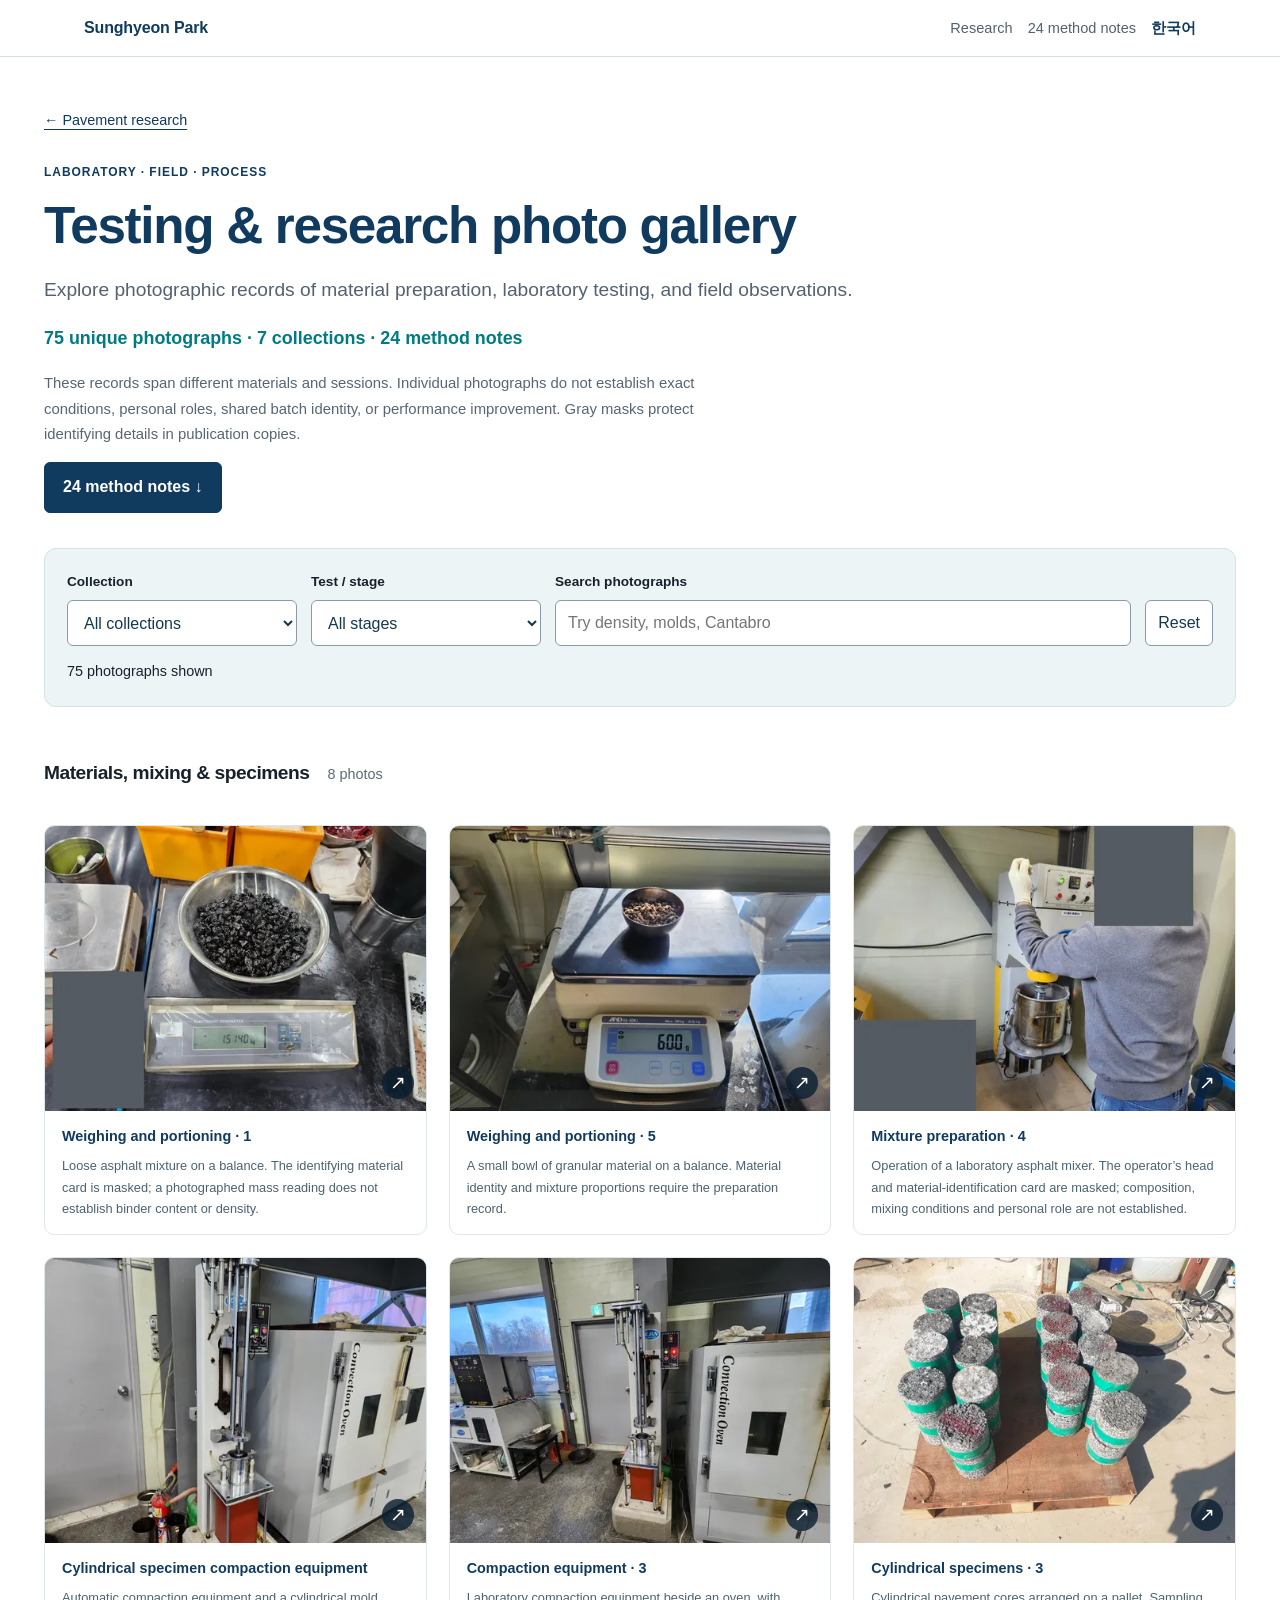
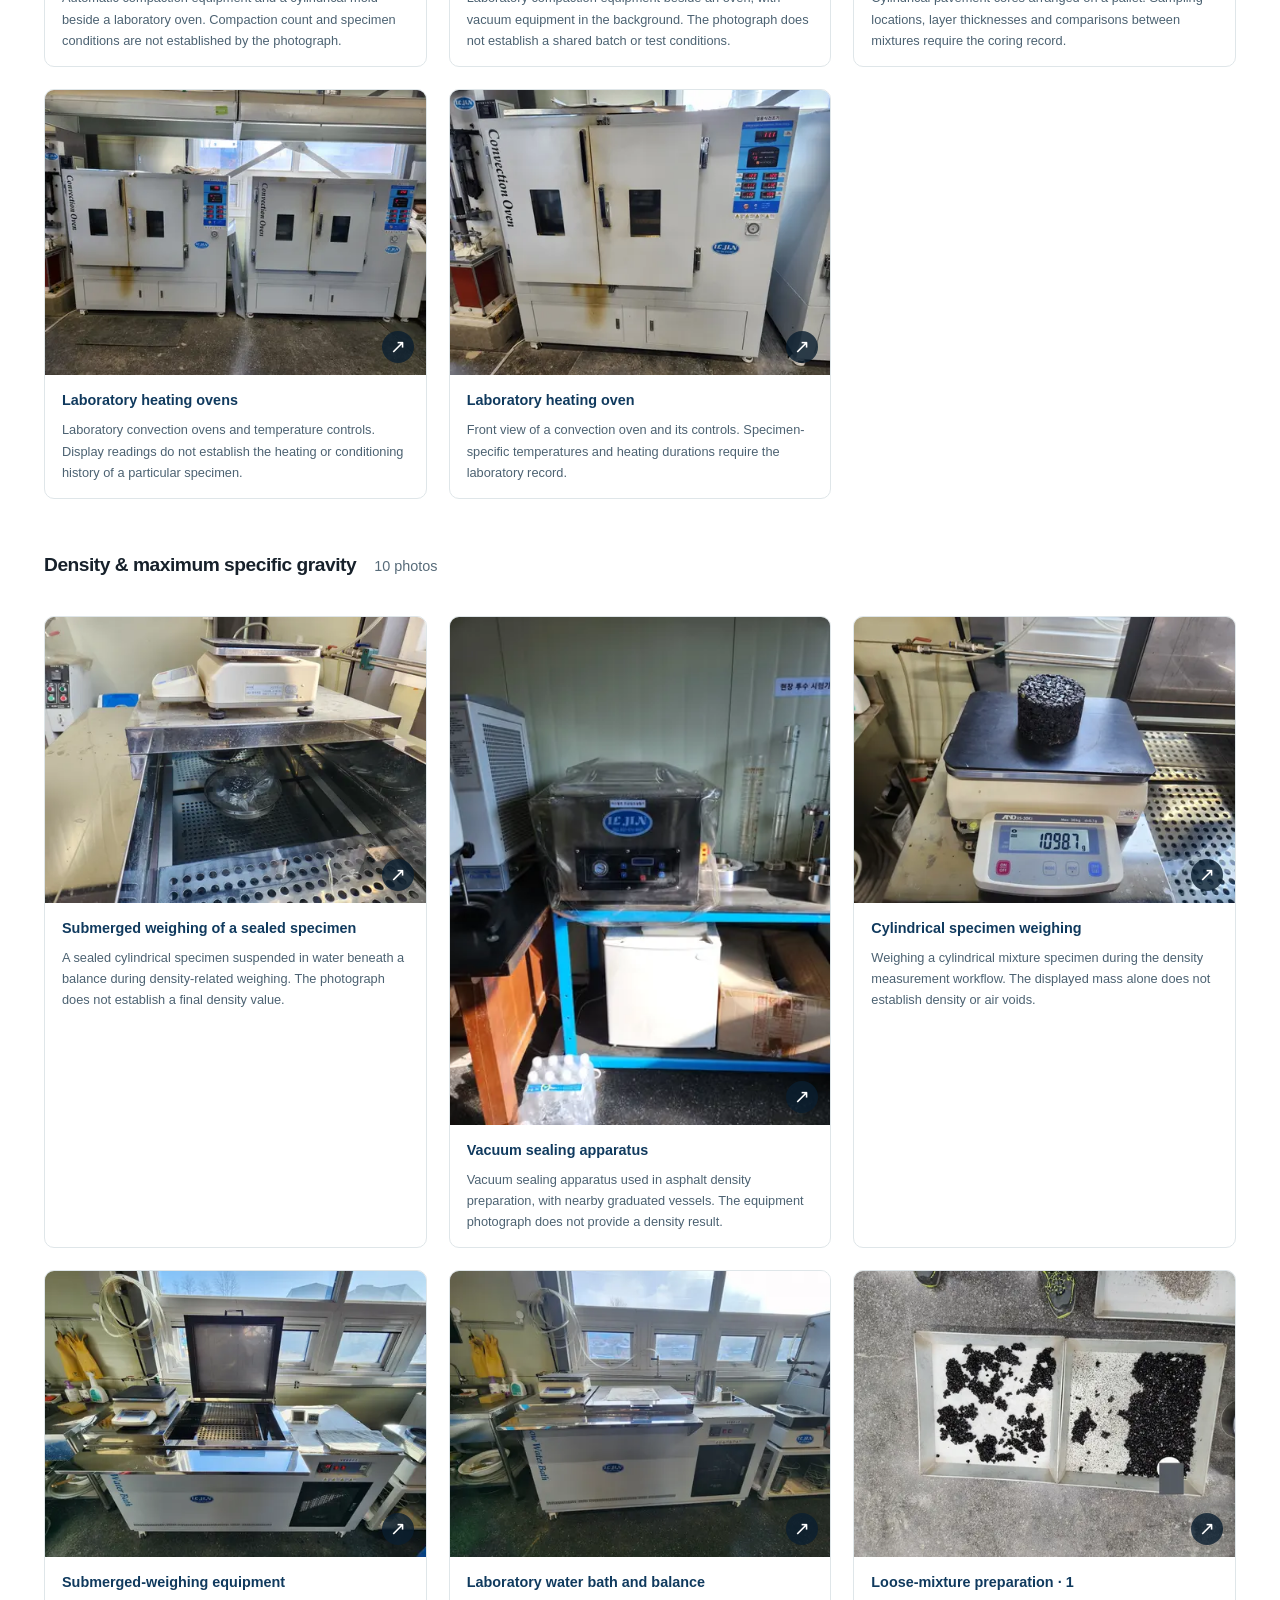
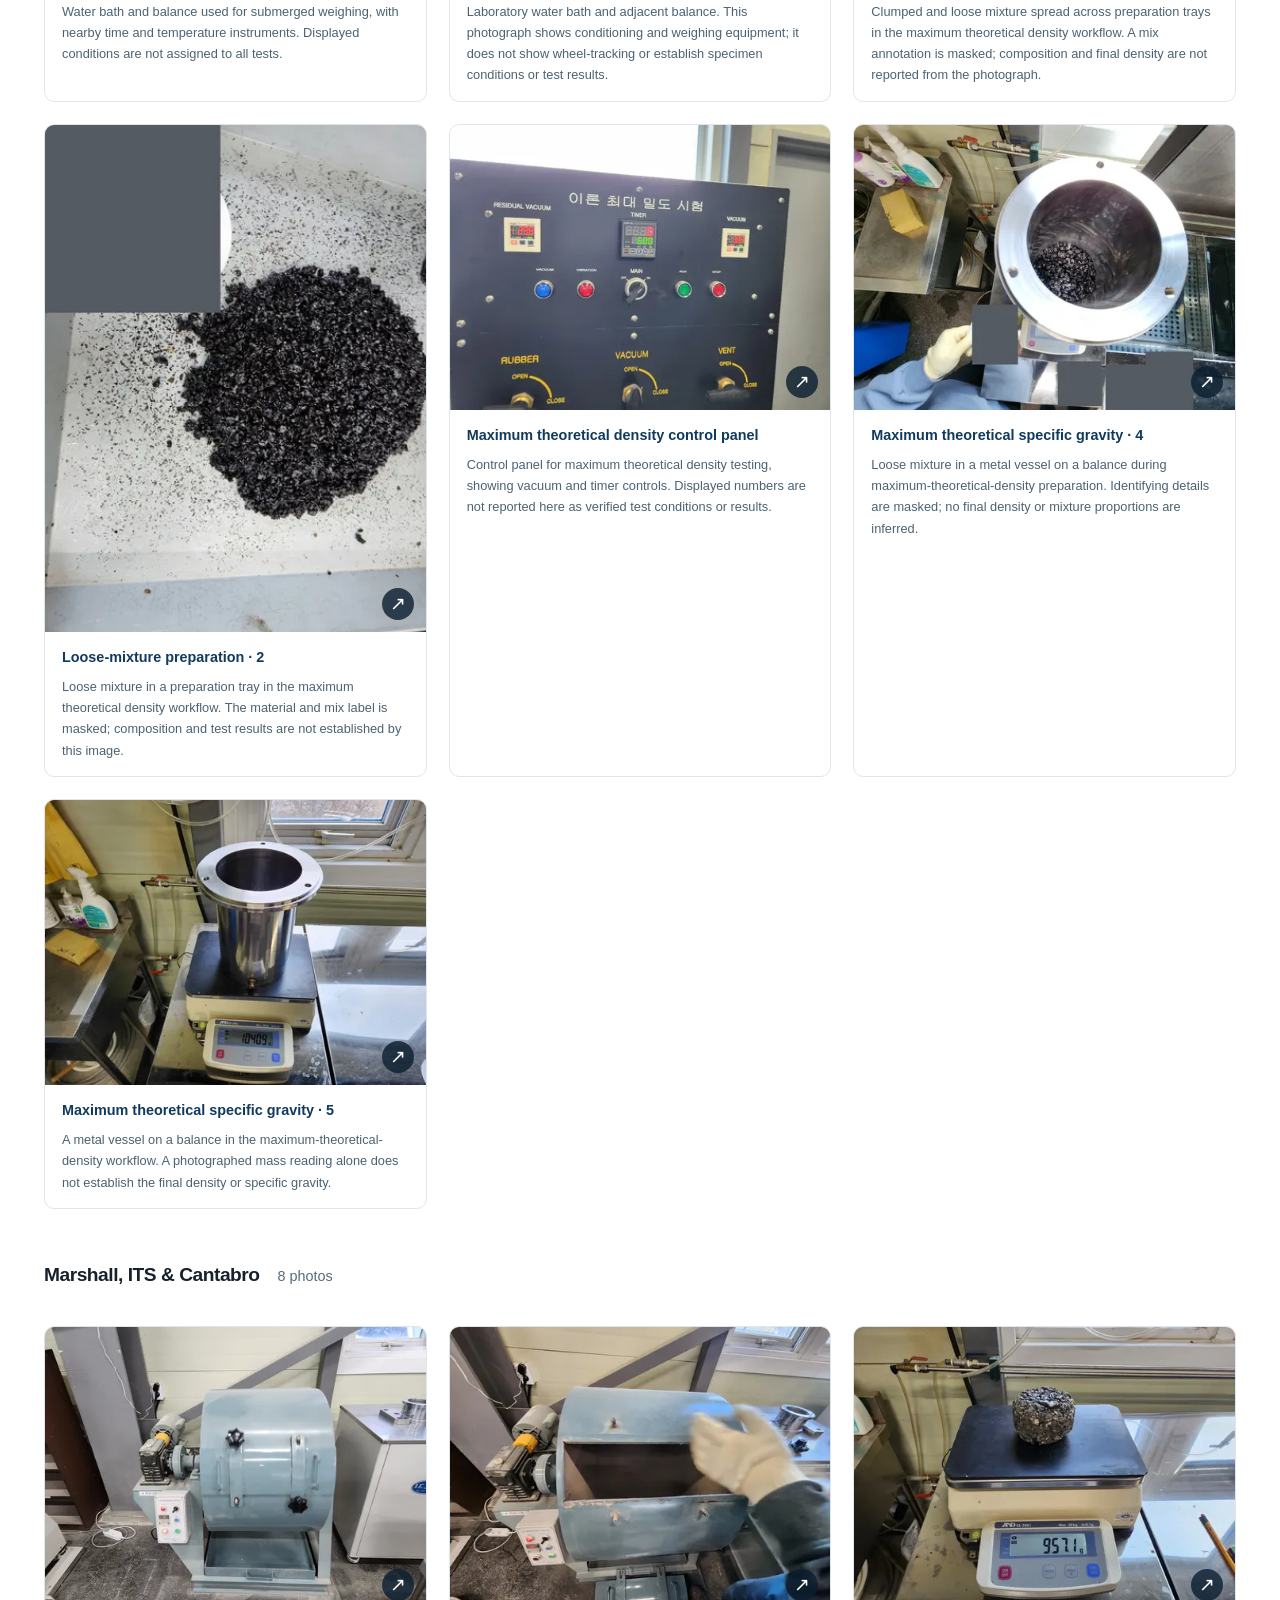
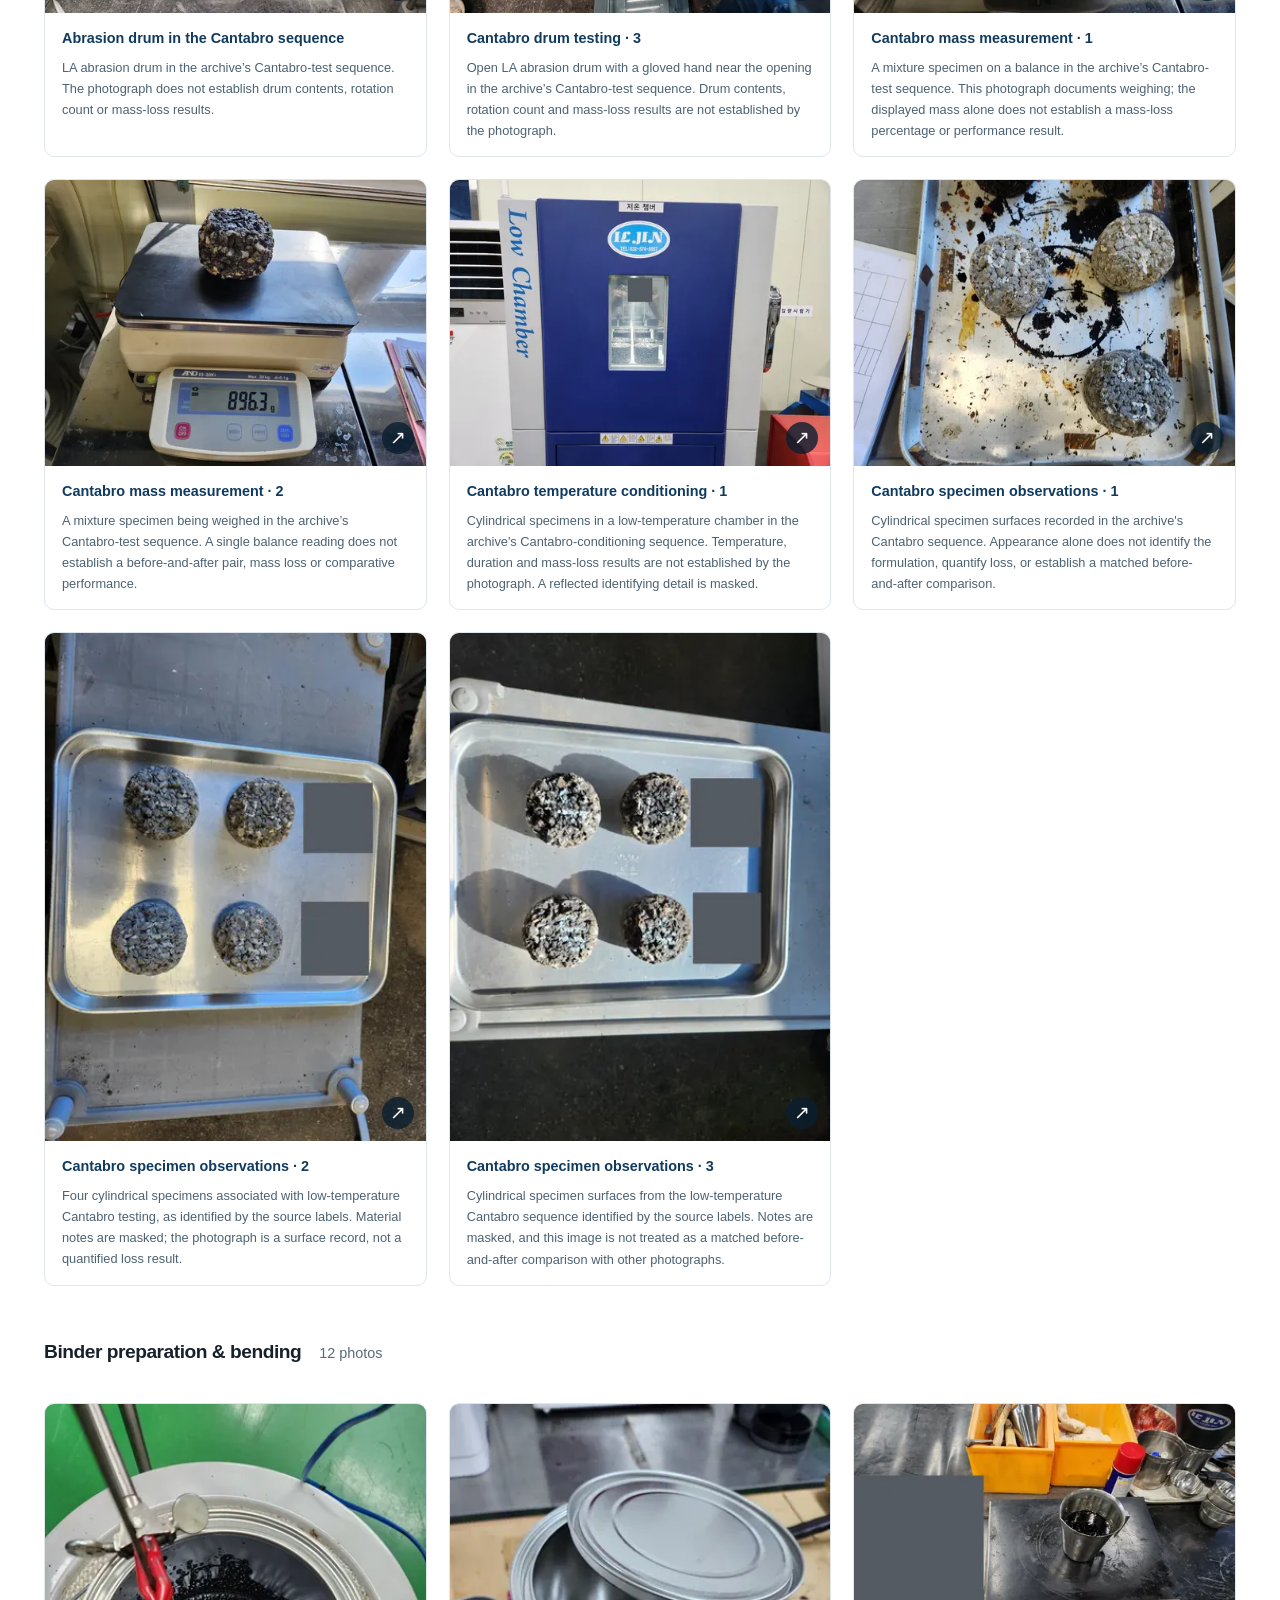
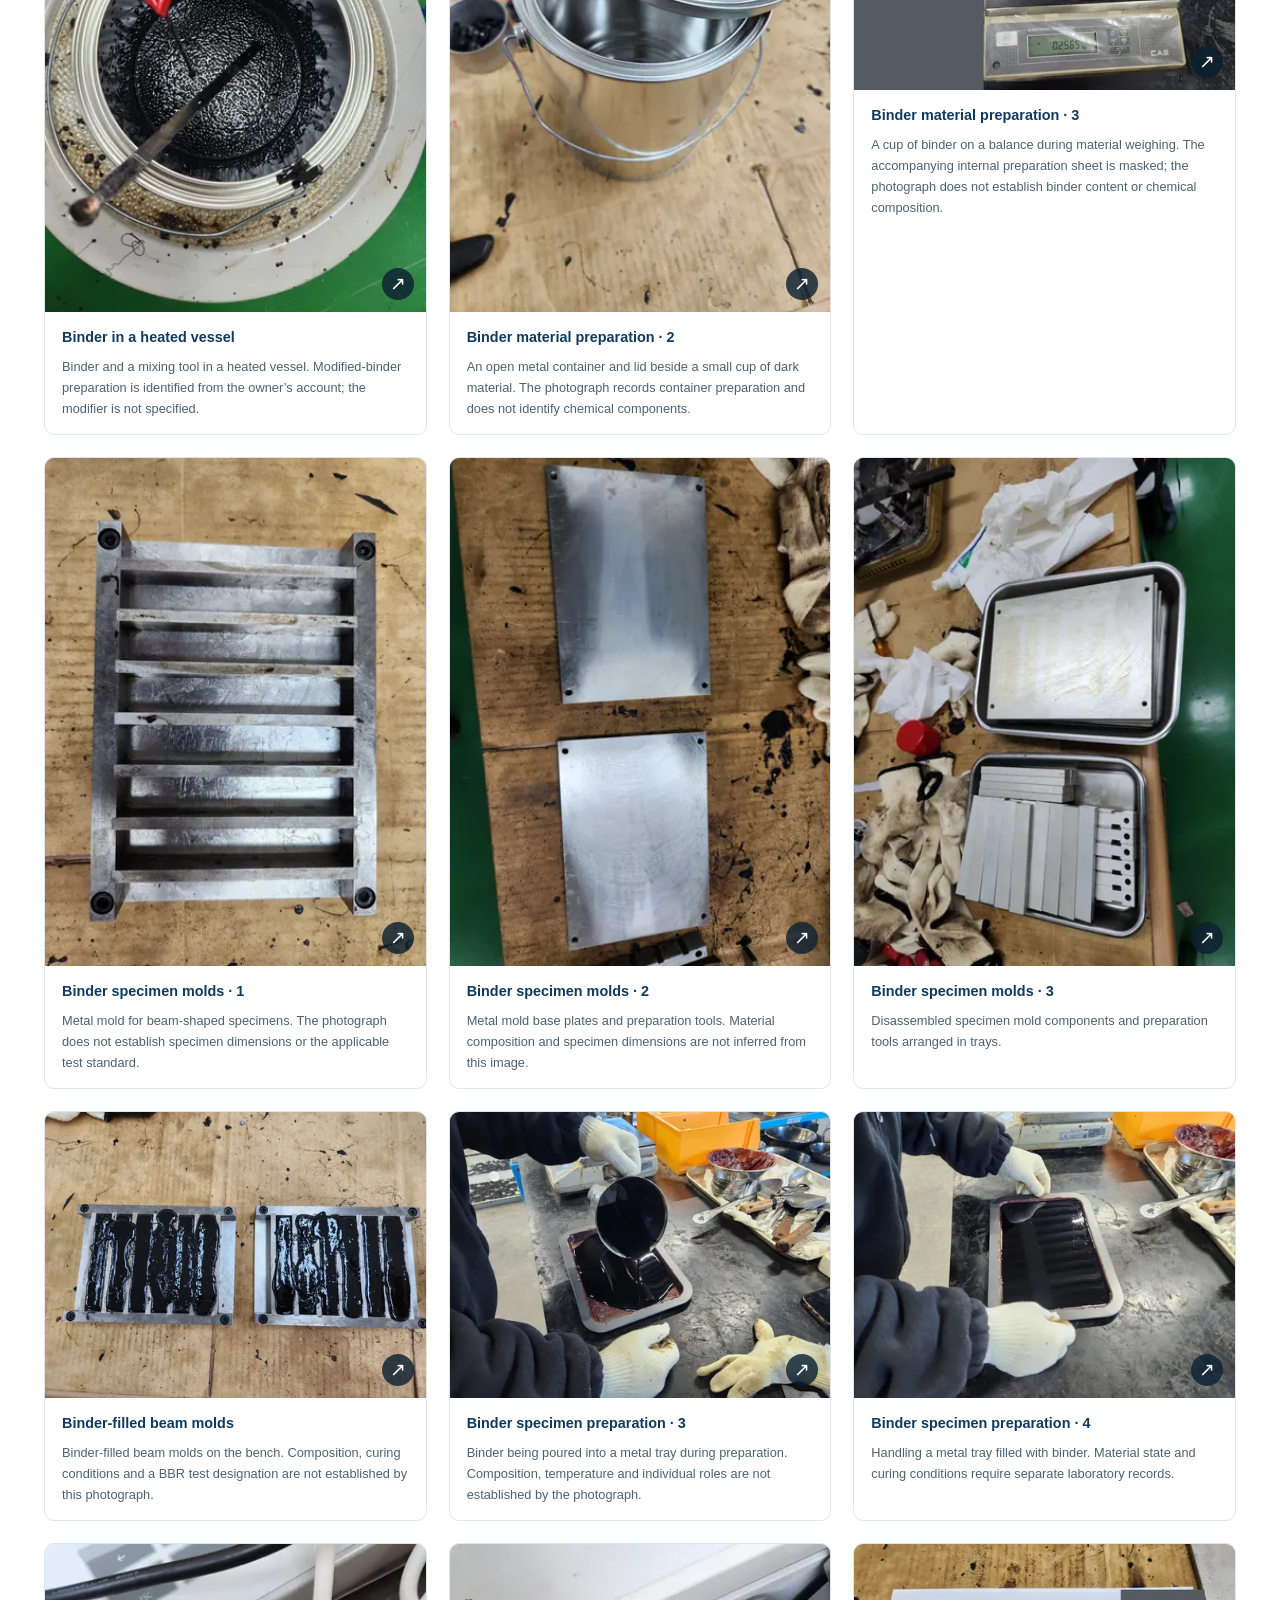
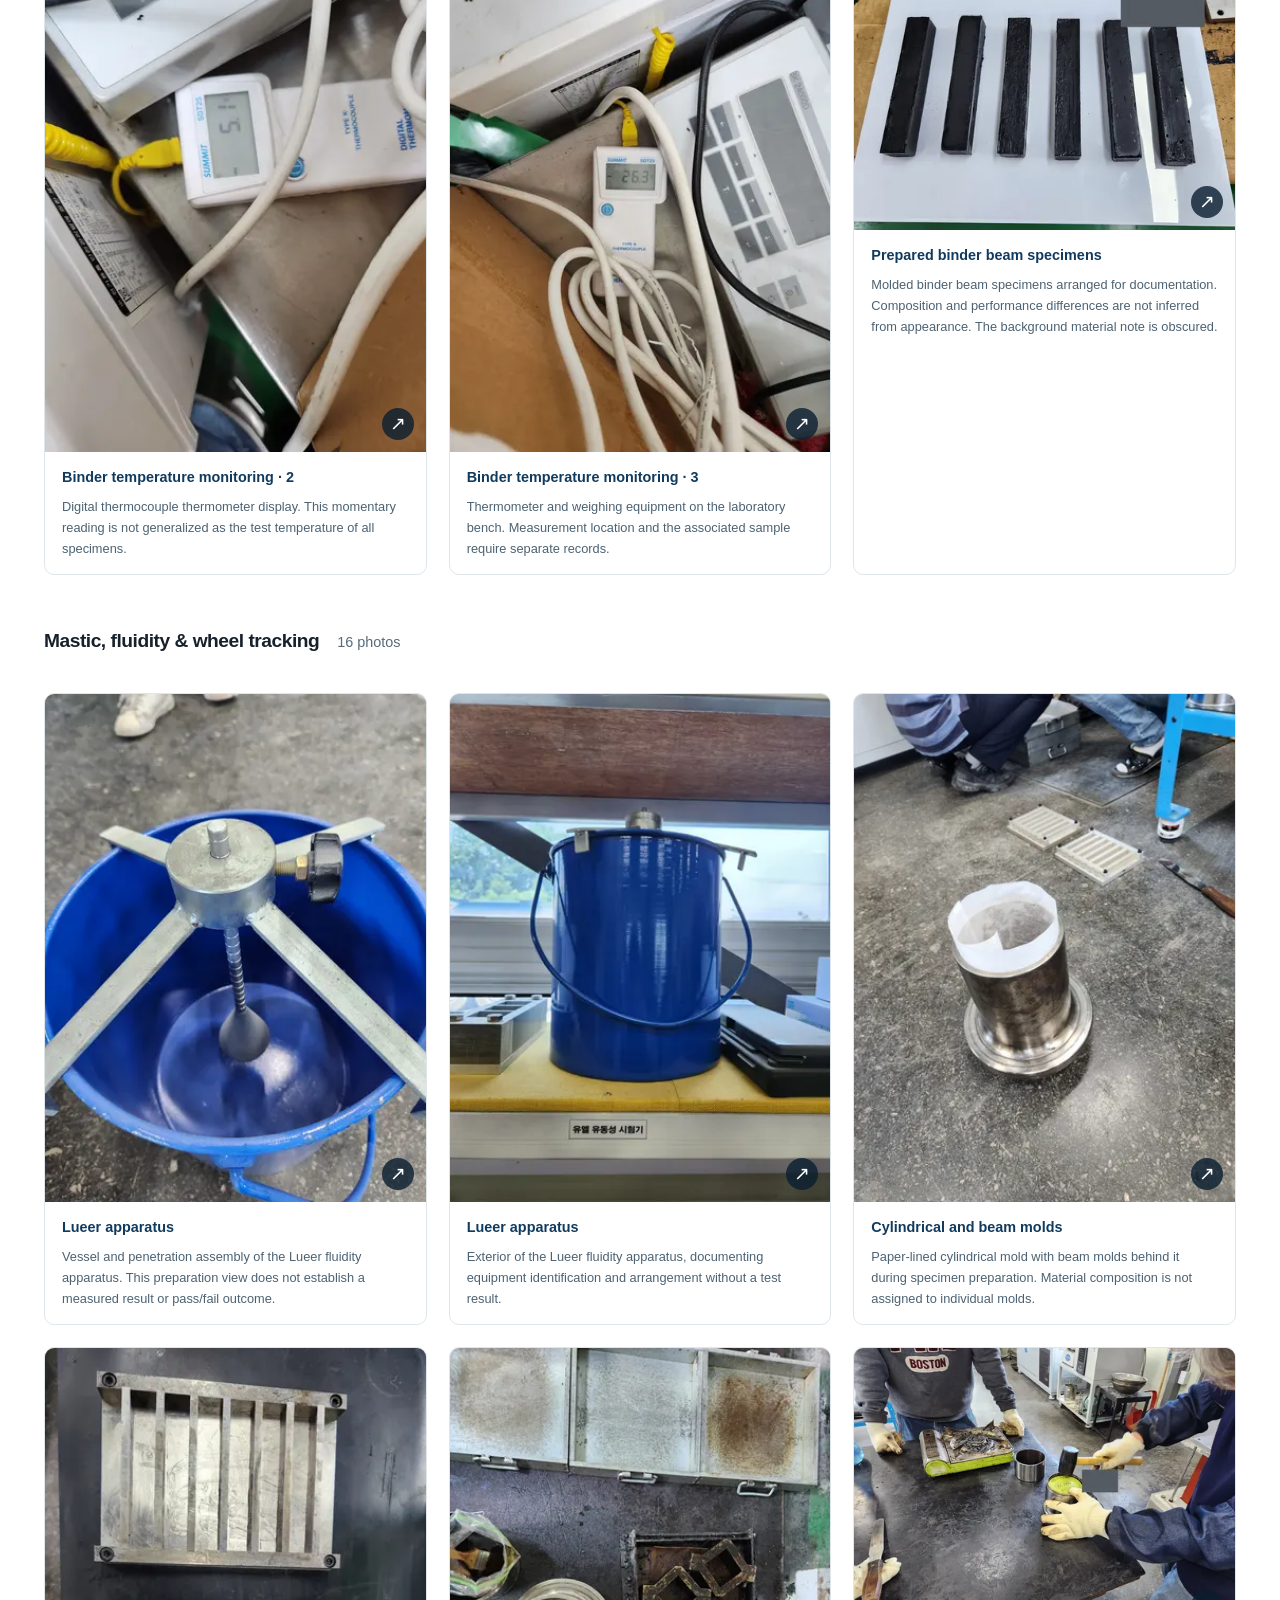
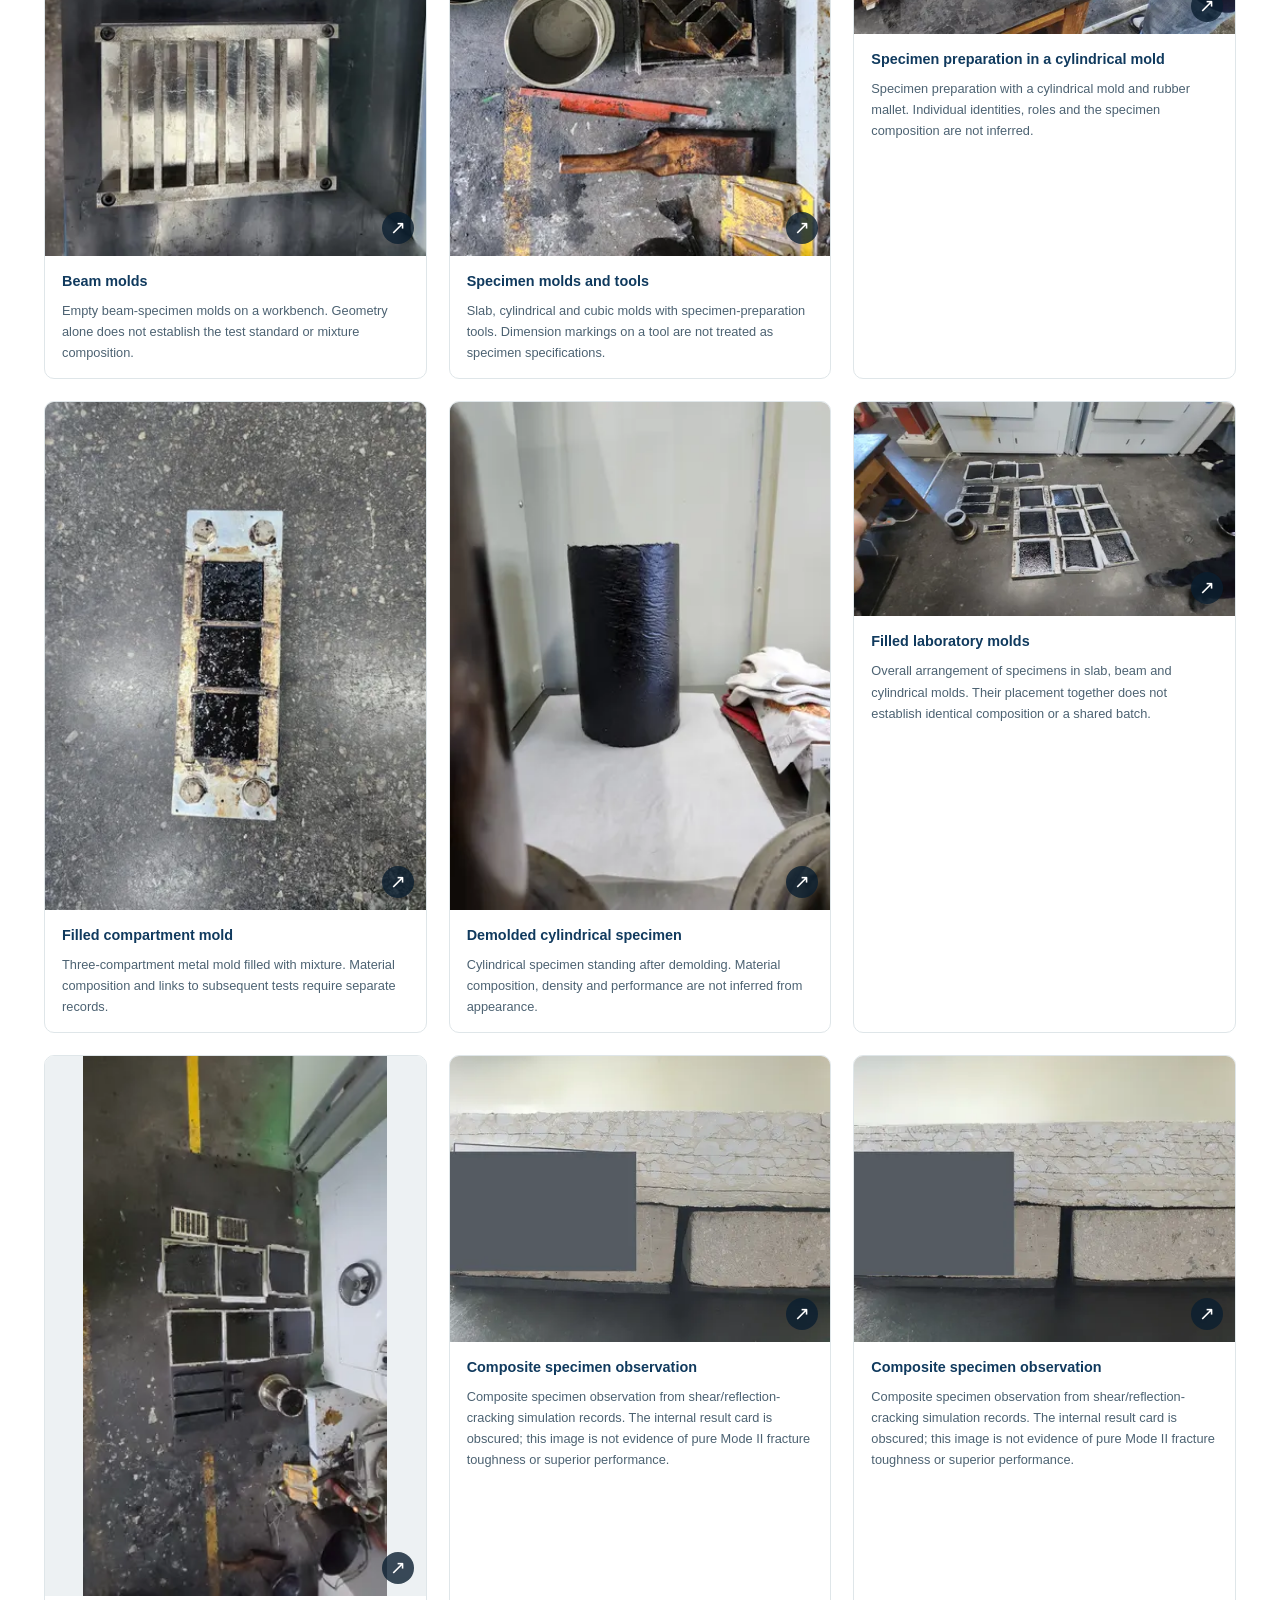
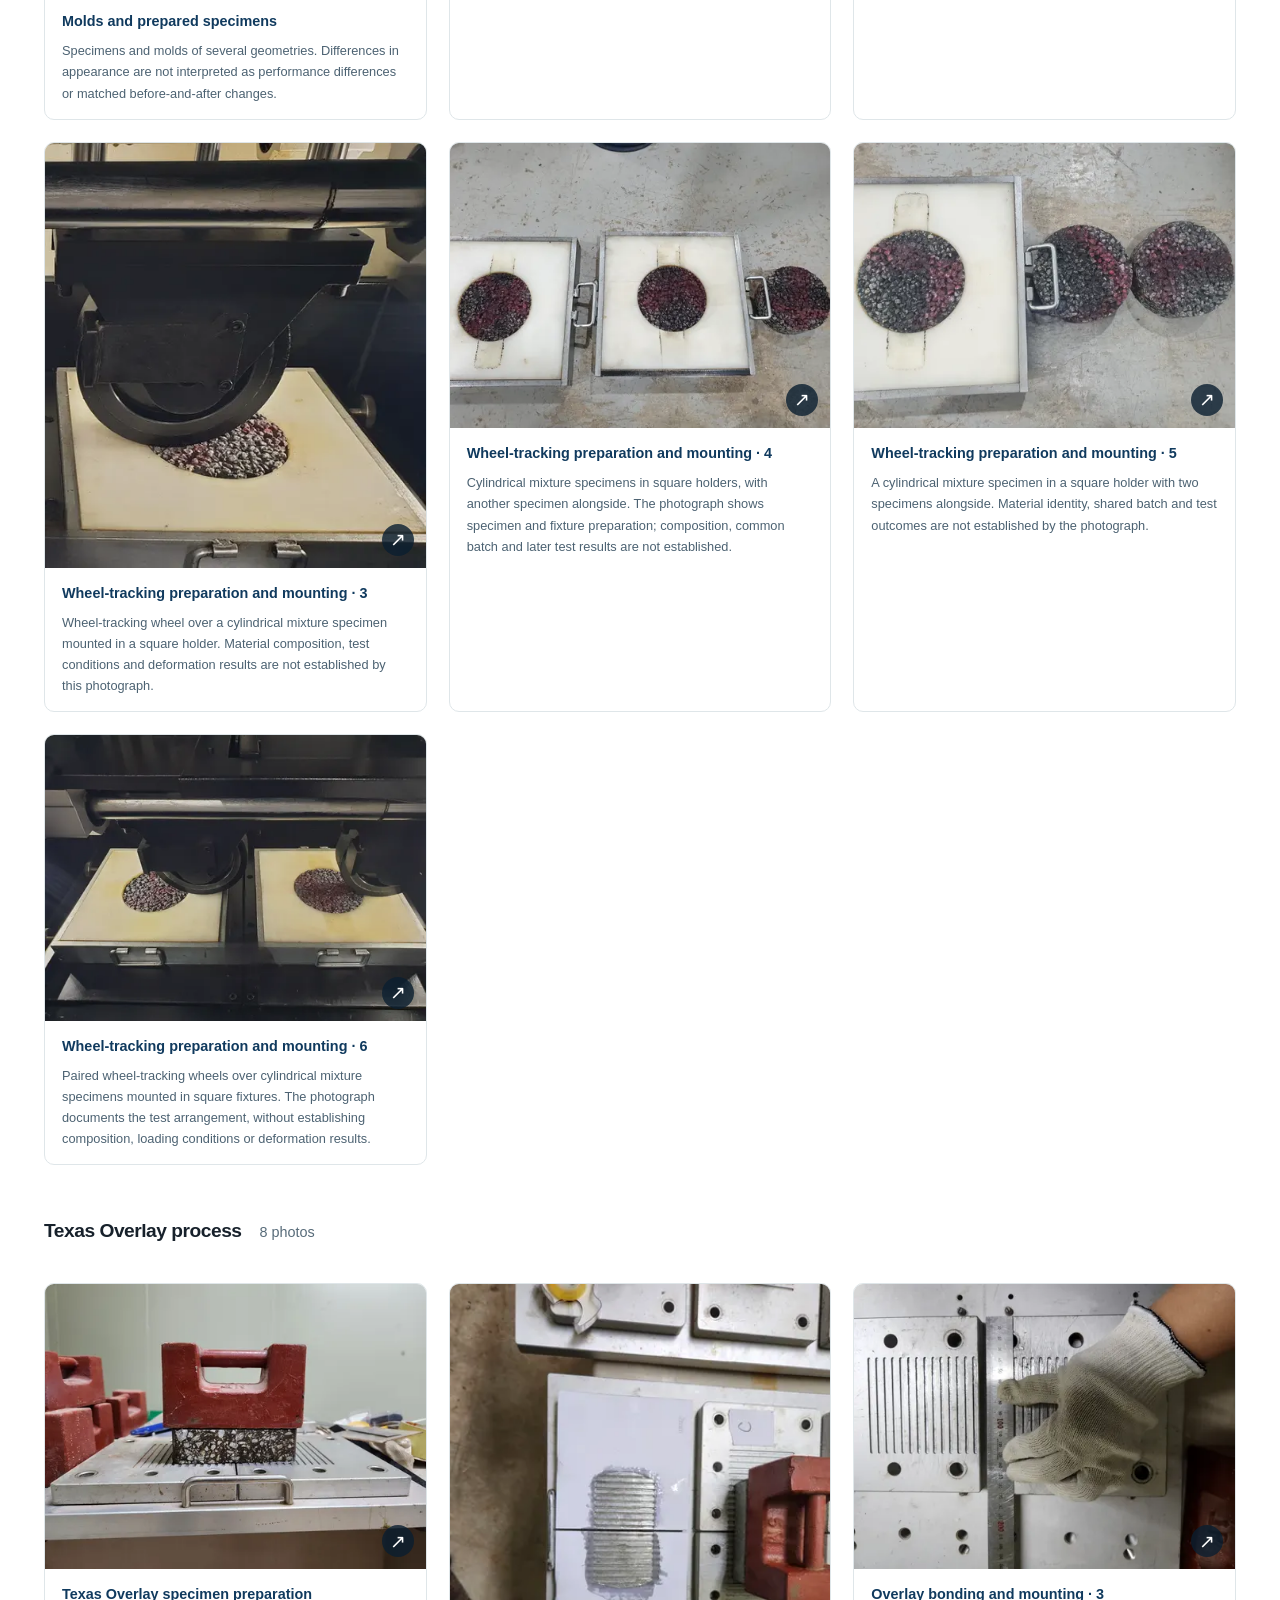
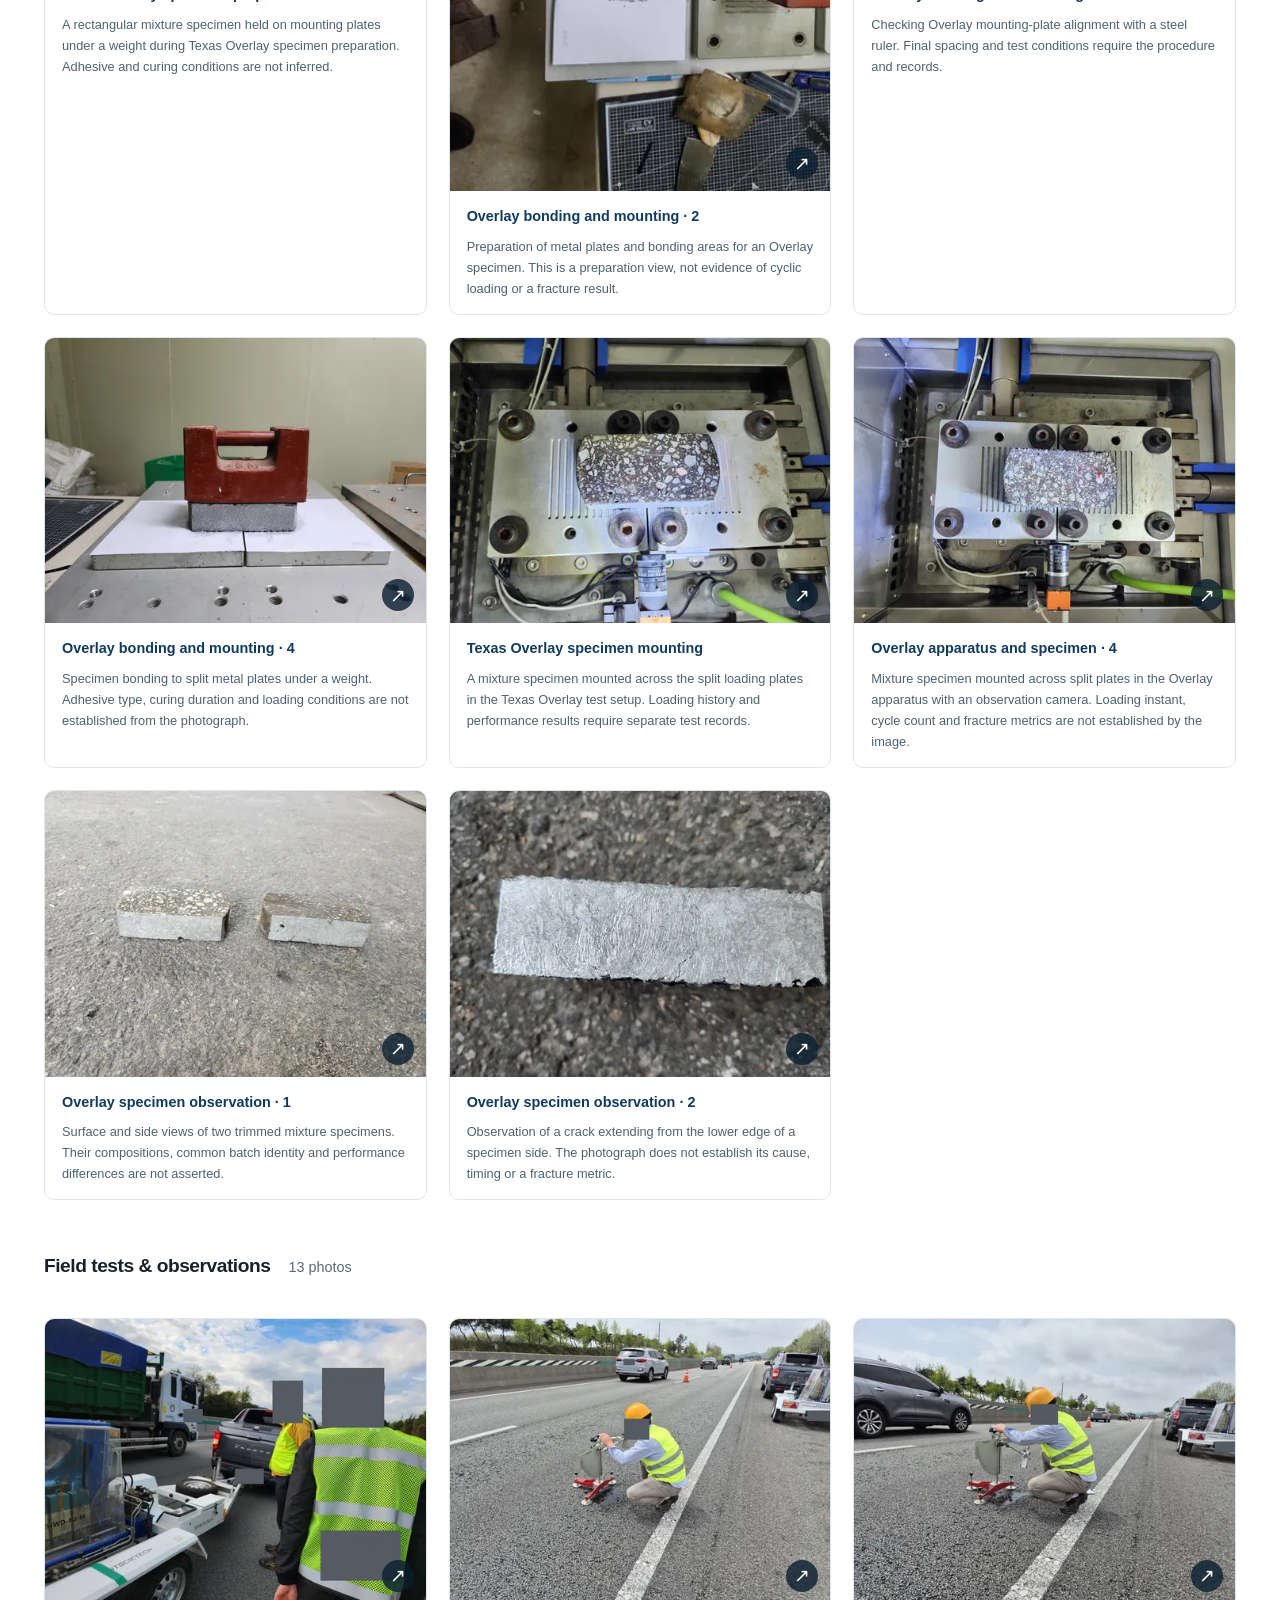
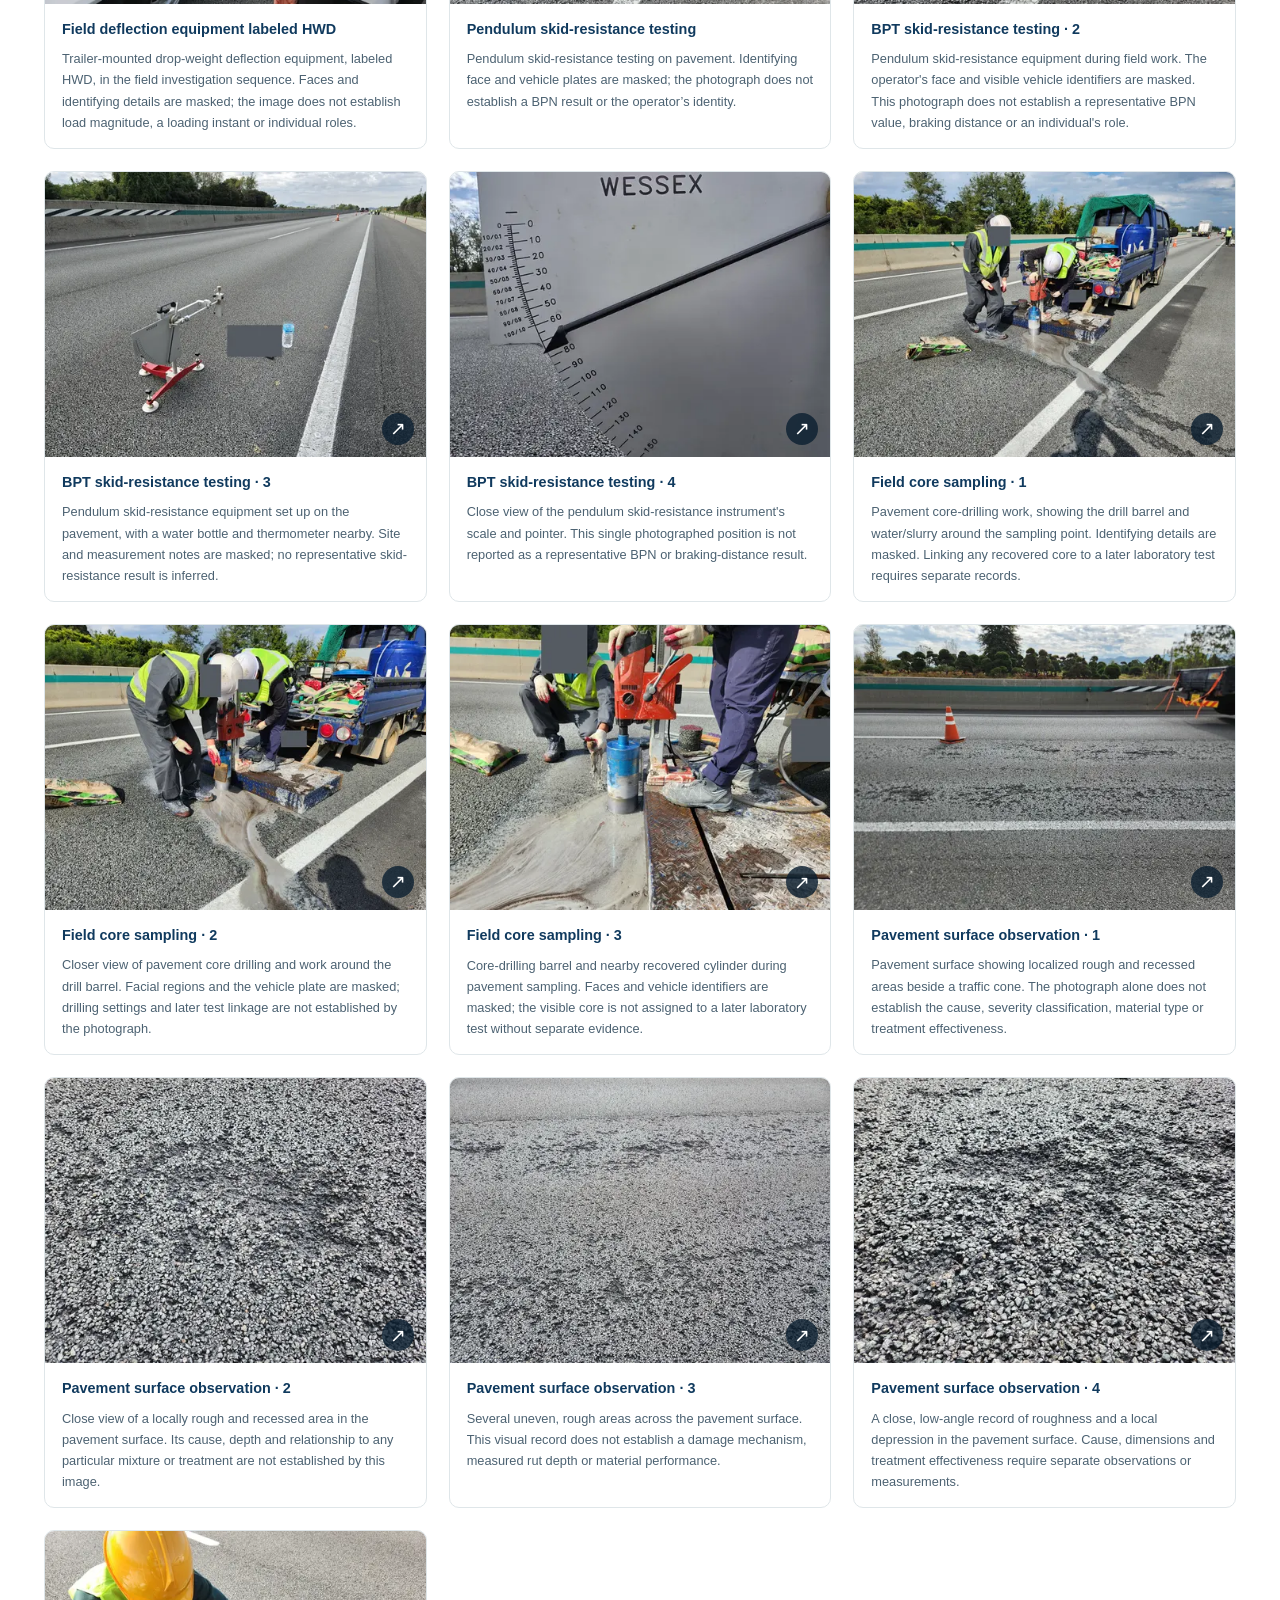
<file: research-gallery.html>
<!doctype html><html lang="en"><head><meta charset="utf-8"><meta name="viewport" content="width=device-width,initial-scale=1"><title>Testing & research photo gallery | Sunghyeon Park</title><meta name="description" content="Explore photographic records of material preparation, laboratory testing, and field observations."><link rel="canonical" href="https://sunghyeonpark-engineering.github.io/research-gallery.html"><link rel="alternate" hreflang="en" href="https://sunghyeonpark-engineering.github.io/research-gallery.html"><link rel="alternate" hreflang="ko" href="https://sunghyeonpark-engineering.github.io/research-gallery-ko.html"><link rel="icon" type="image/svg+xml" href="assets/favicon.svg"><link rel="stylesheet" href="styles.css?v=20261009-research"><link rel="stylesheet" href="gallery.css?v=20261010"><script defer src="photos.js?v=20261008"></script><script defer src="gallery.js?v=20261010"></script><script defer src="analytics.js?v=20261016-privacy"></script><meta property="og:title" content="Testing &amp; research photo gallery"><meta property="og:description" content="Explore photographic records of material preparation, laboratory testing, and field observations."><meta property="og:image" content="https://sunghyeonpark-engineering.github.io/assets/research-gallery/001-b-modified-1600.jpg"><meta property="og:url" content="https://sunghyeonpark-engineering.github.io/research-gallery.html"><meta property="og:type" content="website"></head><body class="detail-page"><a class="skip-link" href="#main-content">Skip to main content</a><header class="site-header"><nav class="nav" aria-label="Primary navigation"><a class="logo" href="index.html">Sunghyeon Park</a><div class="nav-links"><a href="index.html#research-photos">Research</a><a href="#methods">24 method notes</a><a href="research-gallery-ko.html" class="language-link" hreflang="ko">한국어</a></div></nav></header><main id="main-content" class="detail-main gallery-main"><header class="detail-heading"><a class="back-link" href="index.html#research-photos">← Pavement research</a><p class="eyebrow">LABORATORY · FIELD · PROCESS</p><h1>Testing & research photo gallery</h1><p class="detail-question">Explore photographic records of material preparation, laboratory testing, and field observations.</p><p class="gallery-total">75 unique photographs · 7 collections · 24 method notes</p><p class="gallery-scope">These records span different materials and sessions. Individual photographs do not establish exact conditions, personal roles, shared batch identity, or performance improvement. Gray masks protect identifying details in publication copies.</p><a class="button primary" href="#methods">24 method notes ↓</a></header><div class="gallery-controls" role="search"><div><label for="gallery-group">Collection</label><select id="gallery-group"><option value="all">All collections</option><option value="preparation">Materials, mixing &amp; specimens</option><option value="density">Density &amp; maximum specific gravity</option><option value="mechanical">Marshall, ITS &amp; Cantabro</option><option value="binder">Binder preparation &amp; bending</option><option value="mastic">Mastic, fluidity &amp; wheel tracking</option><option value="overlay">Texas Overlay process</option><option value="field">Field tests &amp; observations</option></select></div><div><label for="gallery-stage">Test / stage</label><select id="gallery-stage"><option value="all">All stages</option><option value="B_MODIFIED">Modified-binder mixing</option><option value="AGG">Aggregate preparation and weighing</option><option value="B_MATERIAL">Binder material preparation</option><option value="WEIGH">Weighing and portioning</option><option value="MIX">Mixture preparation</option><option value="COMPACT">Compaction equipment</option><option value="SPEC">Cylindrical specimens</option><option value="SPEC_MEASURE">Specimen dimension measurement</option><option value="CONDITION">Temperature and immersion preparation</option><option value="B_MOLD">Binder specimen molds</option><option value="B_MAKE">Binder specimen preparation</option><option value="B_TEMP">Binder temperature monitoring</option><option value="B_TEST">Binder bending equipment record</option><option value="B_SPEC">Prepared and fractured binder specimens</option><option value="LUER">Lueer fluidity</option><option value="M_MOLD">Mastic and slab specimen molds</option><option value="M_MAKE">Mastic and slab preparation</option><option value="M_SPEC">Mastic and slab specimen records</option><option value="TX_PREP">Overlay bonding and mounting</option><option value="TX_TEST">Overlay apparatus and specimen</option><option value="TX_SPEC">Overlay specimen observation</option><option value="MODEII">Mode II simulation specimens</option><option value="DENSITY">Vacuum-sealed density process</option><option value="DENSITY_WATER">Unsealed submerged weighing</option><option value="WHEEL">Wheel-tracking preparation and mounting</option><option value="MARSHALL">Marshall loading equipment</option><option value="CANTABRO">Cantabro drum testing</option><option value="SEPARATE">Loose-mixture preparation</option><option value="CANT_WEIGH">Cantabro mass measurement</option><option value="MAXD">Maximum theoretical specific gravity</option><option value="CANT_COND">Cantabro temperature conditioning</option><option value="CANT_SPEC">Cantabro specimen observations</option><option value="FWD">FWD field equipment</option><option value="SKID">BPT skid-resistance testing</option><option value="CORING">Field core sampling</option><option value="FIELD_CONTEXT">Pavement surface observation</option><option value="PERMEABILITY">Field permeability preparation</option></select></div><div class="search-control"><label for="gallery-search">Search photographs</label><input id="gallery-search" type="search" placeholder="Try density, molds, Cantabro"></div><button id="gallery-reset" type="button">Reset</button><p id="gallery-count" role="status" aria-live="polite">75 photographs shown</p></div><noscript><p>All photographs and notes are available without JavaScript. Follow an image link to open the larger image.</p></noscript><p id="gallery-empty" hidden>No matching photographs. Reset the search or filters.</p><section class="gallery-section" data-section="preparation" id="preparation"><div class="section-heading"><h2>Materials, mixing &amp; specimens</h2><span>8 photos</span></div><div class="gallery-grid"><figure class="research-photo gallery-card" data-group="preparation" data-stage="WEIGH" data-search="Weighing and portioning · 1 Loose asphalt mixture on a balance. The identifying material card is masked; a photographed mass reading does not establish binder content or density."><a class="photo-link" href="assets/research-gallery/008-weigh-1600.jpg" aria-label="Enlarge photograph: Weighing and portioning · 1"><img src="assets/research-gallery/008-weigh-480.webp" width="4000" height="3000" loading="lazy" decoding="async" alt="Weighing and portioning · 1"><span class="photo-expand" aria-hidden="true">↗</span></a><figcaption><h3>Weighing and portioning · 1</h3><p>Loose asphalt mixture on a balance. The identifying material card is masked; a photographed mass reading does not establish binder content or density.</p></figcaption></figure><figure class="research-photo gallery-card" data-group="preparation" data-stage="WEIGH" data-search="Weighing and portioning · 5 A small bowl of granular material on a balance. Material identity and mixture proportions require the preparation record."><a class="photo-link" href="assets/research-gallery/012-weigh-1600.jpg" aria-label="Enlarge photograph: Weighing and portioning · 5"><img src="assets/research-gallery/012-weigh-480.webp" width="4000" height="3000" loading="lazy" decoding="async" alt="Weighing and portioning · 5"><span class="photo-expand" aria-hidden="true">↗</span></a><figcaption><h3>Weighing and portioning · 5</h3><p>A small bowl of granular material on a balance. Material identity and mixture proportions require the preparation record.</p></figcaption></figure><figure class="research-photo gallery-card" data-group="preparation" data-stage="MIX" data-search="Mixture preparation · 4 Operation of a laboratory asphalt mixer. The operator’s head and material-identification card are masked; composition, mixing conditions and personal role are not established."><a class="photo-link" href="assets/research-gallery/019-mix-1600.jpg" aria-label="Enlarge photograph: Mixture preparation · 4"><img src="assets/research-gallery/019-mix-480.webp" width="4000" height="3000" loading="lazy" decoding="async" alt="Mixture preparation · 4"><span class="photo-expand" aria-hidden="true">↗</span></a><figcaption><h3>Mixture preparation · 4</h3><p>Operation of a laboratory asphalt mixer. The operator’s head and material-identification card are masked; composition, mixing conditions and personal role are not established.</p></figcaption></figure><figure class="research-photo gallery-card" data-group="preparation" data-stage="COMPACT" data-search="Cylindrical specimen compaction equipment Automatic compaction equipment and a cylindrical mold beside a laboratory oven. Compaction count and specimen conditions are not established by the photograph."><a class="photo-link" href="assets/research-gallery/021-compact-1600.jpg" aria-label="Enlarge photograph: Cylindrical specimen compaction equipment"><img src="assets/research-gallery/021-compact-480.webp" width="4000" height="3000" loading="lazy" decoding="async" alt="Cylindrical specimen compaction equipment"><span class="photo-expand" aria-hidden="true">↗</span></a><figcaption><h3>Cylindrical specimen compaction equipment</h3><p>Automatic compaction equipment and a cylindrical mold beside a laboratory oven. Compaction count and specimen conditions are not established by the photograph.</p></figcaption></figure><figure class="research-photo gallery-card" data-group="preparation" data-stage="COMPACT" data-search="Compaction equipment · 3 Laboratory compaction equipment beside an oven, with vacuum equipment in the background. The photograph does not establish a shared batch or test conditions."><a class="photo-link" href="assets/research-gallery/022-compact-1600.jpg" aria-label="Enlarge photograph: Compaction equipment · 3"><img src="assets/research-gallery/022-compact-480.webp" width="4000" height="3000" loading="lazy" decoding="async" alt="Compaction equipment · 3"><span class="photo-expand" aria-hidden="true">↗</span></a><figcaption><h3>Compaction equipment · 3</h3><p>Laboratory compaction equipment beside an oven, with vacuum equipment in the background. The photograph does not establish a shared batch or test conditions.</p></figcaption></figure><figure class="research-photo gallery-card" data-group="preparation" data-stage="SPEC" data-search="Cylindrical specimens · 3 Cylindrical pavement cores arranged on a pallet. Sampling locations, layer thicknesses and comparisons between mixtures require the coring record."><a class="photo-link" href="assets/research-gallery/025-spec-1600.jpg" aria-label="Enlarge photograph: Cylindrical specimens · 3"><img src="assets/research-gallery/025-spec-480.webp" width="4032" height="3024" loading="lazy" decoding="async" alt="Cylindrical specimens · 3"><span class="photo-expand" aria-hidden="true">↗</span></a><figcaption><h3>Cylindrical specimens · 3</h3><p>Cylindrical pavement cores arranged on a pallet. Sampling locations, layer thicknesses and comparisons between mixtures require the coring record.</p></figcaption></figure><figure class="research-photo gallery-card" data-group="preparation" data-stage="CONDITION" data-search="Laboratory heating ovens Laboratory convection ovens and temperature controls. Display readings do not establish the heating or conditioning history of a particular specimen."><a class="photo-link" href="assets/research-gallery/038-condition-1600.jpg" aria-label="Enlarge photograph: Laboratory heating ovens"><img src="assets/research-gallery/038-condition-480.webp" width="4000" height="3000" loading="lazy" decoding="async" alt="Laboratory heating ovens"><span class="photo-expand" aria-hidden="true">↗</span></a><figcaption><h3>Laboratory heating ovens</h3><p>Laboratory convection ovens and temperature controls. Display readings do not establish the heating or conditioning history of a particular specimen.</p></figcaption></figure><figure class="research-photo gallery-card" data-group="preparation" data-stage="CONDITION" data-search="Laboratory heating oven Front view of a convection oven and its controls. Specimen-specific temperatures and heating durations require the laboratory record."><a class="photo-link" href="assets/research-gallery/039-condition-1600.jpg" aria-label="Enlarge photograph: Laboratory heating oven"><img src="assets/research-gallery/039-condition-480.webp" width="4000" height="3000" loading="lazy" decoding="async" alt="Laboratory heating oven"><span class="photo-expand" aria-hidden="true">↗</span></a><figcaption><h3>Laboratory heating oven</h3><p>Front view of a convection oven and its controls. Specimen-specific temperatures and heating durations require the laboratory record.</p></figcaption></figure></div></section><section class="gallery-section" data-section="density" id="density"><div class="section-heading"><h2>Density &amp; maximum specific gravity</h2><span>10 photos</span></div><div class="gallery-grid"><figure class="research-photo gallery-card" data-group="density" data-stage="DENSITY" data-search="Submerged weighing of a sealed specimen A sealed cylindrical specimen suspended in water beneath a balance during density-related weighing. The photograph does not establish a final density value."><a class="photo-link" href="assets/research-gallery/082-density-1600.jpg" aria-label="Enlarge photograph: Submerged weighing of a sealed specimen"><img src="assets/research-gallery/082-density-480.webp" width="4000" height="3000" loading="lazy" decoding="async" alt="Submerged weighing of a sealed specimen"><span class="photo-expand" aria-hidden="true">↗</span></a><figcaption><h3>Submerged weighing of a sealed specimen</h3><p>A sealed cylindrical specimen suspended in water beneath a balance during density-related weighing. The photograph does not establish a final density value.</p></figcaption></figure><figure class="research-photo gallery-card" data-group="density" data-stage="DENSITY" data-search="Vacuum sealing apparatus Vacuum sealing apparatus used in asphalt density preparation, with nearby graduated vessels. The equipment photograph does not provide a density result."><a class="photo-link" href="assets/research-gallery/083-density-1600.jpg" aria-label="Enlarge photograph: Vacuum sealing apparatus"><img src="assets/research-gallery/083-density-480.webp" width="3000" height="4000" loading="lazy" decoding="async" alt="Vacuum sealing apparatus"><span class="photo-expand" aria-hidden="true">↗</span></a><figcaption><h3>Vacuum sealing apparatus</h3><p>Vacuum sealing apparatus used in asphalt density preparation, with nearby graduated vessels. The equipment photograph does not provide a density result.</p></figcaption></figure><figure class="research-photo gallery-card" data-group="density" data-stage="DENSITY" data-search="Cylindrical specimen weighing Weighing a cylindrical mixture specimen during the density measurement workflow. The displayed mass alone does not establish density or air voids."><a class="photo-link" href="assets/research-gallery/085-density-1600.jpg" aria-label="Enlarge photograph: Cylindrical specimen weighing"><img src="assets/research-gallery/085-density-480.webp" width="4000" height="3000" loading="lazy" decoding="async" alt="Cylindrical specimen weighing"><span class="photo-expand" aria-hidden="true">↗</span></a><figcaption><h3>Cylindrical specimen weighing</h3><p>Weighing a cylindrical mixture specimen during the density measurement workflow. The displayed mass alone does not establish density or air voids.</p></figcaption></figure><figure class="research-photo gallery-card" data-group="density" data-stage="DENSITY" data-search="Submerged-weighing equipment Water bath and balance used for submerged weighing, with nearby time and temperature instruments. Displayed conditions are not assigned to all tests."><a class="photo-link" href="assets/research-gallery/086-density-1600.jpg" aria-label="Enlarge photograph: Submerged-weighing equipment"><img src="assets/research-gallery/086-density-480.webp" width="4000" height="3000" loading="lazy" decoding="async" alt="Submerged-weighing equipment"><span class="photo-expand" aria-hidden="true">↗</span></a><figcaption><h3>Submerged-weighing equipment</h3><p>Water bath and balance used for submerged weighing, with nearby time and temperature instruments. Displayed conditions are not assigned to all tests.</p></figcaption></figure><figure class="research-photo gallery-card" data-group="density" data-stage="DENSITY" data-search="Laboratory water bath and balance Laboratory water bath and adjacent balance. This photograph shows conditioning and weighing equipment; it does not show wheel-tracking or establish specimen conditions or test results."><a class="photo-link" href="assets/research-gallery/104-wheel-1600.jpg" aria-label="Enlarge photograph: Laboratory water bath and balance"><img src="assets/research-gallery/104-wheel-480.webp" width="4000" height="3000" loading="lazy" decoding="async" alt="Laboratory water bath and balance"><span class="photo-expand" aria-hidden="true">↗</span></a><figcaption><h3>Laboratory water bath and balance</h3><p>Laboratory water bath and adjacent balance. This photograph shows conditioning and weighing equipment; it does not show wheel-tracking or establish specimen conditions or test results.</p></figcaption></figure><figure class="research-photo gallery-card" data-group="density" data-stage="SEPARATE" data-search="Loose-mixture preparation · 1 Clumped and loose mixture spread across preparation trays in the maximum theoretical density workflow. A mix annotation is masked; composition and final density are not reported from the photograph."><a class="photo-link" href="assets/research-gallery/110-separate-1600.jpg" aria-label="Enlarge photograph: Loose-mixture preparation · 1"><img src="assets/research-gallery/110-separate-480.webp" width="4000" height="3000" loading="lazy" decoding="async" alt="Loose-mixture preparation · 1"><span class="photo-expand" aria-hidden="true">↗</span></a><figcaption><h3>Loose-mixture preparation · 1</h3><p>Clumped and loose mixture spread across preparation trays in the maximum theoretical density workflow. A mix annotation is masked; composition and final density are not reported from the photograph.</p></figcaption></figure><figure class="research-photo gallery-card" data-group="density" data-stage="SEPARATE" data-search="Loose-mixture preparation · 2 Loose mixture in a preparation tray in the maximum theoretical density workflow. The material and mix label is masked; composition and test results are not established by this image."><a class="photo-link" href="assets/research-gallery/111-separate-1600.jpg" aria-label="Enlarge photograph: Loose-mixture preparation · 2"><img src="assets/research-gallery/111-separate-480.webp" width="3000" height="4000" loading="lazy" decoding="async" alt="Loose-mixture preparation · 2"><span class="photo-expand" aria-hidden="true">↗</span></a><figcaption><h3>Loose-mixture preparation · 2</h3><p>Loose mixture in a preparation tray in the maximum theoretical density workflow. The material and mix label is masked; composition and test results are not established by this image.</p></figcaption></figure><figure class="research-photo gallery-card" data-group="density" data-stage="MAXD" data-search="Maximum theoretical density control panel Control panel for maximum theoretical density testing, showing vacuum and timer controls. Displayed numbers are not reported here as verified test conditions or results."><a class="photo-link" href="assets/research-gallery/114-maxd-1600.jpg" aria-label="Enlarge photograph: Maximum theoretical density control panel"><img src="assets/research-gallery/114-maxd-480.webp" width="4000" height="3000" loading="lazy" decoding="async" alt="Maximum theoretical density control panel"><span class="photo-expand" aria-hidden="true">↗</span></a><figcaption><h3>Maximum theoretical density control panel</h3><p>Control panel for maximum theoretical density testing, showing vacuum and timer controls. Displayed numbers are not reported here as verified test conditions or results.</p></figcaption></figure><figure class="research-photo gallery-card" data-group="density" data-stage="MAXD" data-search="Maximum theoretical specific gravity · 4 Loose mixture in a metal vessel on a balance during maximum-theoretical-density preparation. Identifying details are masked; no final density or mixture proportions are inferred."><a class="photo-link" href="assets/research-gallery/117-maxd-1600.jpg" aria-label="Enlarge photograph: Maximum theoretical specific gravity · 4"><img src="assets/research-gallery/117-maxd-480.webp" width="4000" height="3000" loading="lazy" decoding="async" alt="Maximum theoretical specific gravity · 4"><span class="photo-expand" aria-hidden="true">↗</span></a><figcaption><h3>Maximum theoretical specific gravity · 4</h3><p>Loose mixture in a metal vessel on a balance during maximum-theoretical-density preparation. Identifying details are masked; no final density or mixture proportions are inferred.</p></figcaption></figure><figure class="research-photo gallery-card" data-group="density" data-stage="MAXD" data-search="Maximum theoretical specific gravity · 5 A metal vessel on a balance in the maximum-theoretical-density workflow. A photographed mass reading alone does not establish the final density or specific gravity."><a class="photo-link" href="assets/research-gallery/118-maxd-1600.jpg" aria-label="Enlarge photograph: Maximum theoretical specific gravity · 5"><img src="assets/research-gallery/118-maxd-480.webp" width="4000" height="3000" loading="lazy" decoding="async" alt="Maximum theoretical specific gravity · 5"><span class="photo-expand" aria-hidden="true">↗</span></a><figcaption><h3>Maximum theoretical specific gravity · 5</h3><p>A metal vessel on a balance in the maximum-theoretical-density workflow. A photographed mass reading alone does not establish the final density or specific gravity.</p></figcaption></figure></div></section><section class="gallery-section" data-section="mechanical" id="mechanical"><div class="section-heading"><h2>Marshall, ITS &amp; Cantabro</h2><span>8 photos</span></div><div class="gallery-grid"><figure class="research-photo gallery-card" data-group="mechanical" data-stage="CANTABRO" data-search="Abrasion drum in the Cantabro sequence LA abrasion drum in the archive’s Cantabro-test sequence. The photograph does not establish drum contents, rotation count or mass-loss results."><a class="photo-link" href="assets/research-gallery/106-cantabro-1600.jpg" aria-label="Enlarge photograph: Abrasion drum in the Cantabro sequence"><img src="assets/research-gallery/106-cantabro-480.webp" width="4000" height="3000" loading="lazy" decoding="async" alt="Abrasion drum in the Cantabro sequence"><span class="photo-expand" aria-hidden="true">↗</span></a><figcaption><h3>Abrasion drum in the Cantabro sequence</h3><p>LA abrasion drum in the archive’s Cantabro-test sequence. The photograph does not establish drum contents, rotation count or mass-loss results.</p></figcaption></figure><figure class="research-photo gallery-card" data-group="mechanical" data-stage="CANTABRO" data-search="Cantabro drum testing · 3 Open LA abrasion drum with a gloved hand near the opening in the archive’s Cantabro-test sequence. Drum contents, rotation count and mass-loss results are not established by the photograph."><a class="photo-link" href="assets/research-gallery/108-cantabro-1600.jpg" aria-label="Enlarge photograph: Cantabro drum testing · 3"><img src="assets/research-gallery/108-cantabro-480.webp" width="4000" height="3000" loading="lazy" decoding="async" alt="Cantabro drum testing · 3"><span class="photo-expand" aria-hidden="true">↗</span></a><figcaption><h3>Cantabro drum testing · 3</h3><p>Open LA abrasion drum with a gloved hand near the opening in the archive’s Cantabro-test sequence. Drum contents, rotation count and mass-loss results are not established by the photograph.</p></figcaption></figure><figure class="research-photo gallery-card" data-group="mechanical" data-stage="CANT_WEIGH" data-search="Cantabro mass measurement · 1 A mixture specimen on a balance in the archive’s Cantabro-test sequence. This photograph documents weighing; the displayed mass alone does not establish a mass-loss percentage or performance result."><a class="photo-link" href="assets/research-gallery/112-cant-weigh-1600.jpg" aria-label="Enlarge photograph: Cantabro mass measurement · 1"><img src="assets/research-gallery/112-cant-weigh-480.webp" width="4000" height="3000" loading="lazy" decoding="async" alt="Cantabro mass measurement · 1"><span class="photo-expand" aria-hidden="true">↗</span></a><figcaption><h3>Cantabro mass measurement · 1</h3><p>A mixture specimen on a balance in the archive’s Cantabro-test sequence. This photograph documents weighing; the displayed mass alone does not establish a mass-loss percentage or performance result.</p></figcaption></figure><figure class="research-photo gallery-card" data-group="mechanical" data-stage="CANT_WEIGH" data-search="Cantabro mass measurement · 2 A mixture specimen being weighed in the archive’s Cantabro-test sequence. A single balance reading does not establish a before-and-after pair, mass loss or comparative performance."><a class="photo-link" href="assets/research-gallery/113-cant-weigh-1600.jpg" aria-label="Enlarge photograph: Cantabro mass measurement · 2"><img src="assets/research-gallery/113-cant-weigh-480.webp" width="4000" height="3000" loading="lazy" decoding="async" alt="Cantabro mass measurement · 2"><span class="photo-expand" aria-hidden="true">↗</span></a><figcaption><h3>Cantabro mass measurement · 2</h3><p>A mixture specimen being weighed in the archive’s Cantabro-test sequence. A single balance reading does not establish a before-and-after pair, mass loss or comparative performance.</p></figcaption></figure><figure class="research-photo gallery-card" data-group="mechanical" data-stage="CANT_COND" data-search="Cantabro temperature conditioning · 1 Cylindrical specimens in a low-temperature chamber in the archive&#x27;s Cantabro-conditioning sequence. Temperature, duration and mass-loss results are not established by the photograph. A reflected identifying detail is masked."><a class="photo-link" href="assets/research-gallery/119-cant-cond-1600.jpg" aria-label="Enlarge photograph: Cantabro temperature conditioning · 1"><img src="assets/research-gallery/119-cant-cond-480.webp" width="4000" height="3000" loading="lazy" decoding="async" alt="Cantabro temperature conditioning · 1"><span class="photo-expand" aria-hidden="true">↗</span></a><figcaption><h3>Cantabro temperature conditioning · 1</h3><p>Cylindrical specimens in a low-temperature chamber in the archive&#x27;s Cantabro-conditioning sequence. Temperature, duration and mass-loss results are not established by the photograph. A reflected identifying detail is masked.</p></figcaption></figure><figure class="research-photo gallery-card" data-group="mechanical" data-stage="CANT_SPEC" data-search="Cantabro specimen observations · 1 Cylindrical specimen surfaces recorded in the archive&#x27;s Cantabro sequence. Appearance alone does not identify the formulation, quantify loss, or establish a matched before-and-after comparison."><a class="photo-link" href="assets/research-gallery/122-cant-spec-1600.jpg" aria-label="Enlarge photograph: Cantabro specimen observations · 1"><img src="assets/research-gallery/122-cant-spec-480.webp" width="4000" height="3000" loading="lazy" decoding="async" alt="Cantabro specimen observations · 1"><span class="photo-expand" aria-hidden="true">↗</span></a><figcaption><h3>Cantabro specimen observations · 1</h3><p>Cylindrical specimen surfaces recorded in the archive&#x27;s Cantabro sequence. Appearance alone does not identify the formulation, quantify loss, or establish a matched before-and-after comparison.</p></figcaption></figure><figure class="research-photo gallery-card" data-group="mechanical" data-stage="CANT_SPEC" data-search="Cantabro specimen observations · 2 Four cylindrical specimens associated with low-temperature Cantabro testing, as identified by the source labels. Material notes are masked; the photograph is a surface record, not a quantified loss result."><a class="photo-link" href="assets/research-gallery/123-cant-spec-1600.jpg" aria-label="Enlarge photograph: Cantabro specimen observations · 2"><img src="assets/research-gallery/123-cant-spec-480.webp" width="3000" height="4000" loading="lazy" decoding="async" alt="Cantabro specimen observations · 2"><span class="photo-expand" aria-hidden="true">↗</span></a><figcaption><h3>Cantabro specimen observations · 2</h3><p>Four cylindrical specimens associated with low-temperature Cantabro testing, as identified by the source labels. Material notes are masked; the photograph is a surface record, not a quantified loss result.</p></figcaption></figure><figure class="research-photo gallery-card" data-group="mechanical" data-stage="CANT_SPEC" data-search="Cantabro specimen observations · 3 Cylindrical specimen surfaces from the low-temperature Cantabro sequence identified by the source labels. Notes are masked, and this image is not treated as a matched before-and-after comparison with other photographs."><a class="photo-link" href="assets/research-gallery/124-cant-spec-1600.jpg" aria-label="Enlarge photograph: Cantabro specimen observations · 3"><img src="assets/research-gallery/124-cant-spec-480.webp" width="3000" height="4000" loading="lazy" decoding="async" alt="Cantabro specimen observations · 3"><span class="photo-expand" aria-hidden="true">↗</span></a><figcaption><h3>Cantabro specimen observations · 3</h3><p>Cylindrical specimen surfaces from the low-temperature Cantabro sequence identified by the source labels. Notes are masked, and this image is not treated as a matched before-and-after comparison with other photographs.</p></figcaption></figure></div></section><section class="gallery-section" data-section="binder" id="binder"><div class="section-heading"><h2>Binder preparation &amp; bending</h2><span>12 photos</span></div><div class="gallery-grid"><figure class="research-photo gallery-card" data-group="binder" data-stage="B_MODIFIED" data-search="Binder in a heated vessel Binder and a mixing tool in a heated vessel. Modified-binder preparation is identified from the owner’s account; the modifier is not specified."><a class="photo-link" href="assets/research-gallery/001-b-modified-1600.jpg" aria-label="Enlarge photograph: Binder in a heated vessel"><img src="assets/research-gallery/001-b-modified-480.webp" width="3000" height="4000" loading="lazy" decoding="async" alt="Binder in a heated vessel"><span class="photo-expand" aria-hidden="true">↗</span></a><figcaption><h3>Binder in a heated vessel</h3><p>Binder and a mixing tool in a heated vessel. Modified-binder preparation is identified from the owner’s account; the modifier is not specified.</p></figcaption></figure><figure class="research-photo gallery-card" data-group="binder" data-stage="B_MATERIAL" data-search="Binder material preparation · 2 An open metal container and lid beside a small cup of dark material. The photograph records container preparation and does not identify chemical components."><a class="photo-link" href="assets/research-gallery/006-b-material-1600.jpg" aria-label="Enlarge photograph: Binder material preparation · 2"><img src="assets/research-gallery/006-b-material-480.webp" width="3000" height="4000" loading="lazy" decoding="async" alt="Binder material preparation · 2"><span class="photo-expand" aria-hidden="true">↗</span></a><figcaption><h3>Binder material preparation · 2</h3><p>An open metal container and lid beside a small cup of dark material. The photograph records container preparation and does not identify chemical components.</p></figcaption></figure><figure class="research-photo gallery-card" data-group="binder" data-stage="B_MATERIAL" data-search="Binder material preparation · 3 A cup of binder on a balance during material weighing. The accompanying internal preparation sheet is masked; the photograph does not establish binder content or chemical composition."><a class="photo-link" href="assets/research-gallery/007-b-material-1600.jpg" aria-label="Enlarge photograph: Binder material preparation · 3"><img src="assets/research-gallery/007-b-material-480.webp" width="4000" height="3000" loading="lazy" decoding="async" alt="Binder material preparation · 3"><span class="photo-expand" aria-hidden="true">↗</span></a><figcaption><h3>Binder material preparation · 3</h3><p>A cup of binder on a balance during material weighing. The accompanying internal preparation sheet is masked; the photograph does not establish binder content or chemical composition.</p></figcaption></figure><figure class="research-photo gallery-card" data-group="binder" data-stage="B_MOLD" data-search="Binder specimen molds · 1 Metal mold for beam-shaped specimens. The photograph does not establish specimen dimensions or the applicable test standard."><a class="photo-link" href="assets/research-gallery/042-b-mold-1600.jpg" aria-label="Enlarge photograph: Binder specimen molds · 1"><img src="assets/research-gallery/042-b-mold-480.webp" width="3000" height="4000" loading="lazy" decoding="async" alt="Binder specimen molds · 1"><span class="photo-expand" aria-hidden="true">↗</span></a><figcaption><h3>Binder specimen molds · 1</h3><p>Metal mold for beam-shaped specimens. The photograph does not establish specimen dimensions or the applicable test standard.</p></figcaption></figure><figure class="research-photo gallery-card" data-group="binder" data-stage="B_MOLD" data-search="Binder specimen molds · 2 Metal mold base plates and preparation tools. Material composition and specimen dimensions are not inferred from this image."><a class="photo-link" href="assets/research-gallery/043-b-mold-1600.jpg" aria-label="Enlarge photograph: Binder specimen molds · 2"><img src="assets/research-gallery/043-b-mold-480.webp" width="3000" height="4000" loading="lazy" decoding="async" alt="Binder specimen molds · 2"><span class="photo-expand" aria-hidden="true">↗</span></a><figcaption><h3>Binder specimen molds · 2</h3><p>Metal mold base plates and preparation tools. Material composition and specimen dimensions are not inferred from this image.</p></figcaption></figure><figure class="research-photo gallery-card" data-group="binder" data-stage="B_MOLD" data-search="Binder specimen molds · 3 Disassembled specimen mold components and preparation tools arranged in trays."><a class="photo-link" href="assets/research-gallery/044-b-mold-1600.jpg" aria-label="Enlarge photograph: Binder specimen molds · 3"><img src="assets/research-gallery/044-b-mold-480.webp" width="3000" height="4000" loading="lazy" decoding="async" alt="Binder specimen molds · 3"><span class="photo-expand" aria-hidden="true">↗</span></a><figcaption><h3>Binder specimen molds · 3</h3><p>Disassembled specimen mold components and preparation tools arranged in trays.</p></figcaption></figure><figure class="research-photo gallery-card" data-group="binder" data-stage="B_MAKE" data-search="Binder-filled beam molds Binder-filled beam molds on the bench. Composition, curing conditions and a BBR test designation are not established by this photograph."><a class="photo-link" href="assets/research-gallery/045-b-make-1600.jpg" aria-label="Enlarge photograph: Binder-filled beam molds"><img src="assets/research-gallery/045-b-make-480.webp" width="4000" height="3000" loading="lazy" decoding="async" alt="Binder-filled beam molds"><span class="photo-expand" aria-hidden="true">↗</span></a><figcaption><h3>Binder-filled beam molds</h3><p>Binder-filled beam molds on the bench. Composition, curing conditions and a BBR test designation are not established by this photograph.</p></figcaption></figure><figure class="research-photo gallery-card" data-group="binder" data-stage="B_MAKE" data-search="Binder specimen preparation · 3 Binder being poured into a metal tray during preparation. Composition, temperature and individual roles are not established by the photograph."><a class="photo-link" href="assets/research-gallery/047-b-make-1600.jpg" aria-label="Enlarge photograph: Binder specimen preparation · 3"><img src="assets/research-gallery/047-b-make-480.webp" width="4000" height="3000" loading="lazy" decoding="async" alt="Binder specimen preparation · 3"><span class="photo-expand" aria-hidden="true">↗</span></a><figcaption><h3>Binder specimen preparation · 3</h3><p>Binder being poured into a metal tray during preparation. Composition, temperature and individual roles are not established by the photograph.</p></figcaption></figure><figure class="research-photo gallery-card" data-group="binder" data-stage="B_MAKE" data-search="Binder specimen preparation · 4 Handling a metal tray filled with binder. Material state and curing conditions require separate laboratory records."><a class="photo-link" href="assets/research-gallery/048-b-make-1600.jpg" aria-label="Enlarge photograph: Binder specimen preparation · 4"><img src="assets/research-gallery/048-b-make-480.webp" width="4000" height="3000" loading="lazy" decoding="async" alt="Binder specimen preparation · 4"><span class="photo-expand" aria-hidden="true">↗</span></a><figcaption><h3>Binder specimen preparation · 4</h3><p>Handling a metal tray filled with binder. Material state and curing conditions require separate laboratory records.</p></figcaption></figure><figure class="research-photo gallery-card" data-group="binder" data-stage="B_TEMP" data-search="Binder temperature monitoring · 2 Digital thermocouple thermometer display. This momentary reading is not generalized as the test temperature of all specimens."><a class="photo-link" href="assets/research-gallery/050-b-temp-1600.jpg" aria-label="Enlarge photograph: Binder temperature monitoring · 2"><img src="assets/research-gallery/050-b-temp-480.webp" width="3000" height="4000" loading="lazy" decoding="async" alt="Binder temperature monitoring · 2"><span class="photo-expand" aria-hidden="true">↗</span></a><figcaption><h3>Binder temperature monitoring · 2</h3><p>Digital thermocouple thermometer display. This momentary reading is not generalized as the test temperature of all specimens.</p></figcaption></figure><figure class="research-photo gallery-card" data-group="binder" data-stage="B_TEMP" data-search="Binder temperature monitoring · 3 Thermometer and weighing equipment on the laboratory bench. Measurement location and the associated sample require separate records."><a class="photo-link" href="assets/research-gallery/051-b-temp-1600.jpg" aria-label="Enlarge photograph: Binder temperature monitoring · 3"><img src="assets/research-gallery/051-b-temp-480.webp" width="3000" height="4000" loading="lazy" decoding="async" alt="Binder temperature monitoring · 3"><span class="photo-expand" aria-hidden="true">↗</span></a><figcaption><h3>Binder temperature monitoring · 3</h3><p>Thermometer and weighing equipment on the laboratory bench. Measurement location and the associated sample require separate records.</p></figcaption></figure><figure class="research-photo gallery-card" data-group="binder" data-stage="B_SPEC" data-search="Prepared binder beam specimens Molded binder beam specimens arranged for documentation. Composition and performance differences are not inferred from appearance. The background material note is obscured."><a class="photo-link" href="assets/research-gallery/053-b-spec-1600.jpg" aria-label="Enlarge photograph: Prepared binder beam specimens"><img src="assets/research-gallery/053-b-spec-480.webp" width="2953" height="2215" loading="lazy" decoding="async" alt="Prepared binder beam specimens"><span class="photo-expand" aria-hidden="true">↗</span></a><figcaption><h3>Prepared binder beam specimens</h3><p>Molded binder beam specimens arranged for documentation. Composition and performance differences are not inferred from appearance. The background material note is obscured.</p></figcaption></figure></div></section><section class="gallery-section" data-section="mastic" id="mastic"><div class="section-heading"><h2>Mastic, fluidity &amp; wheel tracking</h2><span>16 photos</span></div><div class="gallery-grid"><figure class="research-photo gallery-card" data-group="mastic" data-stage="LUER" data-search="Lueer apparatus Vessel and penetration assembly of the Lueer fluidity apparatus. This preparation view does not establish a measured result or pass/fail outcome."><a class="photo-link" href="assets/research-gallery/056-luer-1600.jpg" aria-label="Enlarge photograph: Lueer apparatus"><img src="assets/research-gallery/056-luer-480.webp" width="3000" height="4000" loading="lazy" decoding="async" alt="Lueer apparatus"><span class="photo-expand" aria-hidden="true">↗</span></a><figcaption><h3>Lueer apparatus</h3><p>Vessel and penetration assembly of the Lueer fluidity apparatus. This preparation view does not establish a measured result or pass/fail outcome.</p></figcaption></figure><figure class="research-photo gallery-card" data-group="mastic" data-stage="LUER" data-search="Lueer apparatus Exterior of the Lueer fluidity apparatus, documenting equipment identification and arrangement without a test result."><a class="photo-link" href="assets/research-gallery/057-luer-1600.jpg" aria-label="Enlarge photograph: Lueer apparatus"><img src="assets/research-gallery/057-luer-480.webp" width="3000" height="4000" loading="lazy" decoding="async" alt="Lueer apparatus"><span class="photo-expand" aria-hidden="true">↗</span></a><figcaption><h3>Lueer apparatus</h3><p>Exterior of the Lueer fluidity apparatus, documenting equipment identification and arrangement without a test result.</p></figcaption></figure><figure class="research-photo gallery-card" data-group="mastic" data-stage="M_MOLD" data-search="Cylindrical and beam molds Paper-lined cylindrical mold with beam molds behind it during specimen preparation. Material composition is not assigned to individual molds."><a class="photo-link" href="assets/research-gallery/059-m-mold-1600.jpg" aria-label="Enlarge photograph: Cylindrical and beam molds"><img src="assets/research-gallery/059-m-mold-480.webp" width="3000" height="4000" loading="lazy" decoding="async" alt="Cylindrical and beam molds"><span class="photo-expand" aria-hidden="true">↗</span></a><figcaption><h3>Cylindrical and beam molds</h3><p>Paper-lined cylindrical mold with beam molds behind it during specimen preparation. Material composition is not assigned to individual molds.</p></figcaption></figure><figure class="research-photo gallery-card" data-group="mastic" data-stage="M_MOLD" data-search="Beam molds Empty beam-specimen molds on a workbench. Geometry alone does not establish the test standard or mixture composition."><a class="photo-link" href="assets/research-gallery/060-m-mold-1600.jpg" aria-label="Enlarge photograph: Beam molds"><img src="assets/research-gallery/060-m-mold-480.webp" width="3000" height="4000" loading="lazy" decoding="async" alt="Beam molds"><span class="photo-expand" aria-hidden="true">↗</span></a><figcaption><h3>Beam molds</h3><p>Empty beam-specimen molds on a workbench. Geometry alone does not establish the test standard or mixture composition.</p></figcaption></figure><figure class="research-photo gallery-card" data-group="mastic" data-stage="M_MOLD" data-search="Specimen molds and tools Slab, cylindrical and cubic molds with specimen-preparation tools. Dimension markings on a tool are not treated as specimen specifications."><a class="photo-link" href="assets/research-gallery/061-m-mold-1600.jpg" aria-label="Enlarge photograph: Specimen molds and tools"><img src="assets/research-gallery/061-m-mold-480.webp" width="3000" height="4000" loading="lazy" decoding="async" alt="Specimen molds and tools"><span class="photo-expand" aria-hidden="true">↗</span></a><figcaption><h3>Specimen molds and tools</h3><p>Slab, cylindrical and cubic molds with specimen-preparation tools. Dimension markings on a tool are not treated as specimen specifications.</p></figcaption></figure><figure class="research-photo gallery-card" data-group="mastic" data-stage="M_MAKE" data-search="Specimen preparation in a cylindrical mold Specimen preparation with a cylindrical mold and rubber mallet. Individual identities, roles and the specimen composition are not inferred."><a class="photo-link" href="assets/research-gallery/063-m-make-1600.jpg" aria-label="Enlarge photograph: Specimen preparation in a cylindrical mold"><img src="assets/research-gallery/063-m-make-480.webp" width="4000" height="3000" loading="lazy" decoding="async" alt="Specimen preparation in a cylindrical mold"><span class="photo-expand" aria-hidden="true">↗</span></a><figcaption><h3>Specimen preparation in a cylindrical mold</h3><p>Specimen preparation with a cylindrical mold and rubber mallet. Individual identities, roles and the specimen composition are not inferred.</p></figcaption></figure><figure class="research-photo gallery-card" data-group="mastic" data-stage="M_SPEC" data-search="Filled compartment mold Three-compartment metal mold filled with mixture. Material composition and links to subsequent tests require separate records."><a class="photo-link" href="assets/research-gallery/064-m-spec-1600.jpg" aria-label="Enlarge photograph: Filled compartment mold"><img src="assets/research-gallery/064-m-spec-480.webp" width="3000" height="4000" loading="lazy" decoding="async" alt="Filled compartment mold"><span class="photo-expand" aria-hidden="true">↗</span></a><figcaption><h3>Filled compartment mold</h3><p>Three-compartment metal mold filled with mixture. Material composition and links to subsequent tests require separate records.</p></figcaption></figure><figure class="research-photo gallery-card" data-group="mastic" data-stage="M_SPEC" data-search="Demolded cylindrical specimen Cylindrical specimen standing after demolding. Material composition, density and performance are not inferred from appearance."><a class="photo-link" href="assets/research-gallery/065-m-spec-1600.jpg" aria-label="Enlarge photograph: Demolded cylindrical specimen"><img src="assets/research-gallery/065-m-spec-480.webp" width="3000" height="4000" loading="lazy" decoding="async" alt="Demolded cylindrical specimen"><span class="photo-expand" aria-hidden="true">↗</span></a><figcaption><h3>Demolded cylindrical specimen</h3><p>Cylindrical specimen standing after demolding. Material composition, density and performance are not inferred from appearance.</p></figcaption></figure><figure class="research-photo gallery-card" data-group="mastic" data-stage="M_SPEC" data-search="Filled laboratory molds Overall arrangement of specimens in slab, beam and cylindrical molds. Their placement together does not establish identical composition or a shared batch."><a class="photo-link" href="assets/research-gallery/066-m-spec-1600.jpg" aria-label="Enlarge photograph: Filled laboratory molds"><img src="assets/research-gallery/066-m-spec-480.webp" width="4000" height="2252" loading="lazy" decoding="async" alt="Filled laboratory molds"><span class="photo-expand" aria-hidden="true">↗</span></a><figcaption><h3>Filled laboratory molds</h3><p>Overall arrangement of specimens in slab, beam and cylindrical molds. Their placement together does not establish identical composition or a shared batch.</p></figcaption></figure><figure class="research-photo gallery-card" data-group="mastic" data-stage="M_SPEC" data-search="Molds and prepared specimens Specimens and molds of several geometries. Differences in appearance are not interpreted as performance differences or matched before-and-after changes."><a class="photo-link" href="assets/research-gallery/067-m-spec-1600.jpg" aria-label="Enlarge photograph: Molds and prepared specimens"><img src="assets/research-gallery/067-m-spec-480.webp" width="2252" height="4000" loading="lazy" decoding="async" alt="Molds and prepared specimens"><span class="photo-expand" aria-hidden="true">↗</span></a><figcaption><h3>Molds and prepared specimens</h3><p>Specimens and molds of several geometries. Differences in appearance are not interpreted as performance differences or matched before-and-after changes.</p></figcaption></figure><figure class="research-photo gallery-card" data-group="mastic" data-stage="MODEII" data-search="Composite specimen observation Composite specimen observation from shear/reflection-cracking simulation records. The internal result card is obscured; this image is not evidence of pure Mode II fracture toughness or superior performance."><a class="photo-link" href="assets/research-gallery/080-modeii-1600.jpg" aria-label="Enlarge photograph: Composite specimen observation"><img src="assets/research-gallery/080-modeii-480.webp" width="1410" height="1058" loading="lazy" decoding="async" alt="Composite specimen observation"><span class="photo-expand" aria-hidden="true">↗</span></a><figcaption><h3>Composite specimen observation</h3><p>Composite specimen observation from shear/reflection-cracking simulation records. The internal result card is obscured; this image is not evidence of pure Mode II fracture toughness or superior performance.</p></figcaption></figure><figure class="research-photo gallery-card" data-group="mastic" data-stage="MODEII" data-search="Composite specimen observation Composite specimen observation from shear/reflection-cracking simulation records. The internal result card is obscured; this image is not evidence of pure Mode II fracture toughness or superior performance."><a class="photo-link" href="assets/research-gallery/081-modeii-1600.jpg" aria-label="Enlarge photograph: Composite specimen observation"><img src="assets/research-gallery/081-modeii-480.webp" width="1338" height="1004" loading="lazy" decoding="async" alt="Composite specimen observation"><span class="photo-expand" aria-hidden="true">↗</span></a><figcaption><h3>Composite specimen observation</h3><p>Composite specimen observation from shear/reflection-cracking simulation records. The internal result card is obscured; this image is not evidence of pure Mode II fracture toughness or superior performance.</p></figcaption></figure><figure class="research-photo gallery-card" data-group="mastic" data-stage="WHEEL" data-search="Wheel-tracking preparation and mounting · 3 Wheel-tracking wheel over a cylindrical mixture specimen mounted in a square holder. Material composition, test conditions and deformation results are not established by this photograph."><a class="photo-link" href="assets/research-gallery/096-wheel-1600.jpg" aria-label="Enlarge photograph: Wheel-tracking preparation and mounting · 3"><img src="assets/research-gallery/096-wheel-480.webp" width="1872" height="2089" loading="lazy" decoding="async" alt="Wheel-tracking preparation and mounting · 3"><span class="photo-expand" aria-hidden="true">↗</span></a><figcaption><h3>Wheel-tracking preparation and mounting · 3</h3><p>Wheel-tracking wheel over a cylindrical mixture specimen mounted in a square holder. Material composition, test conditions and deformation results are not established by this photograph.</p></figcaption></figure><figure class="research-photo gallery-card" data-group="mastic" data-stage="WHEEL" data-search="Wheel-tracking preparation and mounting · 4 Cylindrical mixture specimens in square holders, with another specimen alongside. The photograph shows specimen and fixture preparation; composition, common batch and later test results are not established."><a class="photo-link" href="assets/research-gallery/097-wheel-1600.jpg" aria-label="Enlarge photograph: Wheel-tracking preparation and mounting · 4"><img src="assets/research-gallery/097-wheel-480.webp" width="4032" height="3024" loading="lazy" decoding="async" alt="Wheel-tracking preparation and mounting · 4"><span class="photo-expand" aria-hidden="true">↗</span></a><figcaption><h3>Wheel-tracking preparation and mounting · 4</h3><p>Cylindrical mixture specimens in square holders, with another specimen alongside. The photograph shows specimen and fixture preparation; composition, common batch and later test results are not established.</p></figcaption></figure><figure class="research-photo gallery-card" data-group="mastic" data-stage="WHEEL" data-search="Wheel-tracking preparation and mounting · 5 A cylindrical mixture specimen in a square holder with two specimens alongside. Material identity, shared batch and test outcomes are not established by the photograph."><a class="photo-link" href="assets/research-gallery/098-wheel-1600.jpg" aria-label="Enlarge photograph: Wheel-tracking preparation and mounting · 5"><img src="assets/research-gallery/098-wheel-480.webp" width="4032" height="3024" loading="lazy" decoding="async" alt="Wheel-tracking preparation and mounting · 5"><span class="photo-expand" aria-hidden="true">↗</span></a><figcaption><h3>Wheel-tracking preparation and mounting · 5</h3><p>A cylindrical mixture specimen in a square holder with two specimens alongside. Material identity, shared batch and test outcomes are not established by the photograph.</p></figcaption></figure><figure class="research-photo gallery-card" data-group="mastic" data-stage="WHEEL" data-search="Wheel-tracking preparation and mounting · 6 Paired wheel-tracking wheels over cylindrical mixture specimens mounted in square fixtures. The photograph documents the test arrangement, without establishing composition, loading conditions or deformation results."><a class="photo-link" href="assets/research-gallery/099-wheel-1600.jpg" aria-label="Enlarge photograph: Wheel-tracking preparation and mounting · 6"><img src="assets/research-gallery/099-wheel-480.webp" width="4032" height="3024" loading="lazy" decoding="async" alt="Wheel-tracking preparation and mounting · 6"><span class="photo-expand" aria-hidden="true">↗</span></a><figcaption><h3>Wheel-tracking preparation and mounting · 6</h3><p>Paired wheel-tracking wheels over cylindrical mixture specimens mounted in square fixtures. The photograph documents the test arrangement, without establishing composition, loading conditions or deformation results.</p></figcaption></figure></div></section><section class="gallery-section" data-section="overlay" id="overlay"><div class="section-heading"><h2>Texas Overlay process</h2><span>8 photos</span></div><div class="gallery-grid"><figure class="research-photo gallery-card" data-group="overlay" data-stage="TX_PREP" data-search="Texas Overlay specimen preparation A rectangular mixture specimen held on mounting plates under a weight during Texas Overlay specimen preparation. Adhesive and curing conditions are not inferred."><a class="photo-link" href="assets/research-gallery/068-tx-prep-1600.jpg" aria-label="Enlarge photograph: Texas Overlay specimen preparation"><img src="assets/research-gallery/068-tx-prep-480.webp" width="4000" height="3000" loading="lazy" decoding="async" alt="Texas Overlay specimen preparation"><span class="photo-expand" aria-hidden="true">↗</span></a><figcaption><h3>Texas Overlay specimen preparation</h3><p>A rectangular mixture specimen held on mounting plates under a weight during Texas Overlay specimen preparation. Adhesive and curing conditions are not inferred.</p></figcaption></figure><figure class="research-photo gallery-card" data-group="overlay" data-stage="TX_PREP" data-search="Overlay bonding and mounting · 2 Preparation of metal plates and bonding areas for an Overlay specimen. This is a preparation view, not evidence of cyclic loading or a fracture result."><a class="photo-link" href="assets/research-gallery/069-tx-prep-1600.jpg" aria-label="Enlarge photograph: Overlay bonding and mounting · 2"><img src="assets/research-gallery/069-tx-prep-480.webp" width="3000" height="4000" loading="lazy" decoding="async" alt="Overlay bonding and mounting · 2"><span class="photo-expand" aria-hidden="true">↗</span></a><figcaption><h3>Overlay bonding and mounting · 2</h3><p>Preparation of metal plates and bonding areas for an Overlay specimen. This is a preparation view, not evidence of cyclic loading or a fracture result.</p></figcaption></figure><figure class="research-photo gallery-card" data-group="overlay" data-stage="TX_PREP" data-search="Overlay bonding and mounting · 3 Checking Overlay mounting-plate alignment with a steel ruler. Final spacing and test conditions require the procedure and records."><a class="photo-link" href="assets/research-gallery/070-tx-prep-1600.jpg" aria-label="Enlarge photograph: Overlay bonding and mounting · 3"><img src="assets/research-gallery/070-tx-prep-480.webp" width="4000" height="3000" loading="lazy" decoding="async" alt="Overlay bonding and mounting · 3"><span class="photo-expand" aria-hidden="true">↗</span></a><figcaption><h3>Overlay bonding and mounting · 3</h3><p>Checking Overlay mounting-plate alignment with a steel ruler. Final spacing and test conditions require the procedure and records.</p></figcaption></figure><figure class="research-photo gallery-card" data-group="overlay" data-stage="TX_PREP" data-search="Overlay bonding and mounting · 4 Specimen bonding to split metal plates under a weight. Adhesive type, curing duration and loading conditions are not established from the photograph."><a class="photo-link" href="assets/research-gallery/071-tx-prep-1600.jpg" aria-label="Enlarge photograph: Overlay bonding and mounting · 4"><img src="assets/research-gallery/071-tx-prep-480.webp" width="4000" height="3000" loading="lazy" decoding="async" alt="Overlay bonding and mounting · 4"><span class="photo-expand" aria-hidden="true">↗</span></a><figcaption><h3>Overlay bonding and mounting · 4</h3><p>Specimen bonding to split metal plates under a weight. Adhesive type, curing duration and loading conditions are not established from the photograph.</p></figcaption></figure><figure class="research-photo gallery-card" data-group="overlay" data-stage="TX_TEST" data-search="Texas Overlay specimen mounting A mixture specimen mounted across the split loading plates in the Texas Overlay test setup. Loading history and performance results require separate test records."><a class="photo-link" href="assets/research-gallery/072-tx-test-1600.jpg" aria-label="Enlarge photograph: Texas Overlay specimen mounting"><img src="assets/research-gallery/072-tx-test-480.webp" width="3773" height="2830" loading="lazy" decoding="async" alt="Texas Overlay specimen mounting"><span class="photo-expand" aria-hidden="true">↗</span></a><figcaption><h3>Texas Overlay specimen mounting</h3><p>A mixture specimen mounted across the split loading plates in the Texas Overlay test setup. Loading history and performance results require separate test records.</p></figcaption></figure><figure class="research-photo gallery-card" data-group="overlay" data-stage="TX_TEST" data-search="Overlay apparatus and specimen · 4 Mixture specimen mounted across split plates in the Overlay apparatus with an observation camera. Loading instant, cycle count and fracture metrics are not established by the image."><a class="photo-link" href="assets/research-gallery/074-tx-test-1600.jpg" aria-label="Enlarge photograph: Overlay apparatus and specimen · 4"><img src="assets/research-gallery/074-tx-test-480.webp" width="4000" height="3000" loading="lazy" decoding="async" alt="Overlay apparatus and specimen · 4"><span class="photo-expand" aria-hidden="true">↗</span></a><figcaption><h3>Overlay apparatus and specimen · 4</h3><p>Mixture specimen mounted across split plates in the Overlay apparatus with an observation camera. Loading instant, cycle count and fracture metrics are not established by the image.</p></figcaption></figure><figure class="research-photo gallery-card" data-group="overlay" data-stage="TX_SPEC" data-search="Overlay specimen observation · 1 Surface and side views of two trimmed mixture specimens. Their compositions, common batch identity and performance differences are not asserted."><a class="photo-link" href="assets/research-gallery/075-tx-spec-1600.jpg" aria-label="Enlarge photograph: Overlay specimen observation · 1"><img src="assets/research-gallery/075-tx-spec-480.webp" width="4000" height="3000" loading="lazy" decoding="async" alt="Overlay specimen observation · 1"><span class="photo-expand" aria-hidden="true">↗</span></a><figcaption><h3>Overlay specimen observation · 1</h3><p>Surface and side views of two trimmed mixture specimens. Their compositions, common batch identity and performance differences are not asserted.</p></figcaption></figure><figure class="research-photo gallery-card" data-group="overlay" data-stage="TX_SPEC" data-search="Overlay specimen observation · 2 Observation of a crack extending from the lower edge of a specimen side. The photograph does not establish its cause, timing or a fracture metric."><a class="photo-link" href="assets/research-gallery/076-tx-spec-1600.jpg" aria-label="Enlarge photograph: Overlay specimen observation · 2"><img src="assets/research-gallery/076-tx-spec-480.webp" width="4000" height="3000" loading="lazy" decoding="async" alt="Overlay specimen observation · 2"><span class="photo-expand" aria-hidden="true">↗</span></a><figcaption><h3>Overlay specimen observation · 2</h3><p>Observation of a crack extending from the lower edge of a specimen side. The photograph does not establish its cause, timing or a fracture metric.</p></figcaption></figure></div></section><section class="gallery-section" data-section="field" id="field"><div class="section-heading"><h2>Field tests &amp; observations</h2><span>13 photos</span></div><div class="gallery-grid"><figure class="research-photo gallery-card" data-group="field" data-stage="FWD" data-search="Field deflection equipment labeled HWD Trailer-mounted drop-weight deflection equipment, labeled HWD, in the field investigation sequence. Faces and identifying details are masked; the image does not establish load magnitude, a loading instant or individual roles."><a class="photo-link" href="assets/research-gallery/126-fwd-1600.jpg" aria-label="Enlarge photograph: Field deflection equipment labeled HWD"><img src="assets/research-gallery/126-fwd-480.webp" width="4000" height="3000" loading="lazy" decoding="async" alt="Field deflection equipment labeled HWD"><span class="photo-expand" aria-hidden="true">↗</span></a><figcaption><h3>Field deflection equipment labeled HWD</h3><p>Trailer-mounted drop-weight deflection equipment, labeled HWD, in the field investigation sequence. Faces and identifying details are masked; the image does not establish load magnitude, a loading instant or individual roles.</p></figcaption></figure><figure class="research-photo gallery-card" data-group="field" data-stage="SKID" data-search="Pendulum skid-resistance testing Pendulum skid-resistance testing on pavement. Identifying face and vehicle plates are masked; the photograph does not establish a BPN result or the operator’s identity."><a class="photo-link" href="assets/research-gallery/128-skid-1600.jpg" aria-label="Enlarge photograph: Pendulum skid-resistance testing"><img src="assets/research-gallery/128-skid-480.webp" width="1400" height="1050" loading="lazy" decoding="async" alt="Pendulum skid-resistance testing"><span class="photo-expand" aria-hidden="true">↗</span></a><figcaption><h3>Pendulum skid-resistance testing</h3><p>Pendulum skid-resistance testing on pavement. Identifying face and vehicle plates are masked; the photograph does not establish a BPN result or the operator’s identity.</p></figcaption></figure><figure class="research-photo gallery-card" data-group="field" data-stage="SKID" data-search="BPT skid-resistance testing · 2 Pendulum skid-resistance equipment during field work. The operator&#x27;s face and visible vehicle identifiers are masked. This photograph does not establish a representative BPN value, braking distance or an individual&#x27;s role."><a class="photo-link" href="assets/research-gallery/129-skid-1600.jpg" aria-label="Enlarge photograph: BPT skid-resistance testing · 2"><img src="assets/research-gallery/129-skid-480.webp" width="1400" height="1050" loading="lazy" decoding="async" alt="BPT skid-resistance testing · 2"><span class="photo-expand" aria-hidden="true">↗</span></a><figcaption><h3>BPT skid-resistance testing · 2</h3><p>Pendulum skid-resistance equipment during field work. The operator&#x27;s face and visible vehicle identifiers are masked. This photograph does not establish a representative BPN value, braking distance or an individual&#x27;s role.</p></figcaption></figure><figure class="research-photo gallery-card" data-group="field" data-stage="SKID" data-search="BPT skid-resistance testing · 3 Pendulum skid-resistance equipment set up on the pavement, with a water bottle and thermometer nearby. Site and measurement notes are masked; no representative skid-resistance result is inferred."><a class="photo-link" href="assets/research-gallery/130-skid-1600.jpg" aria-label="Enlarge photograph: BPT skid-resistance testing · 3"><img src="assets/research-gallery/130-skid-480.webp" width="4000" height="3000" loading="lazy" decoding="async" alt="BPT skid-resistance testing · 3"><span class="photo-expand" aria-hidden="true">↗</span></a><figcaption><h3>BPT skid-resistance testing · 3</h3><p>Pendulum skid-resistance equipment set up on the pavement, with a water bottle and thermometer nearby. Site and measurement notes are masked; no representative skid-resistance result is inferred.</p></figcaption></figure><figure class="research-photo gallery-card" data-group="field" data-stage="SKID" data-search="BPT skid-resistance testing · 4 Close view of the pendulum skid-resistance instrument&#x27;s scale and pointer. This single photographed position is not reported as a representative BPN or braking-distance result."><a class="photo-link" href="assets/research-gallery/131-skid-1600.jpg" aria-label="Enlarge photograph: BPT skid-resistance testing · 4"><img src="assets/research-gallery/131-skid-480.webp" width="4000" height="3000" loading="lazy" decoding="async" alt="BPT skid-resistance testing · 4"><span class="photo-expand" aria-hidden="true">↗</span></a><figcaption><h3>BPT skid-resistance testing · 4</h3><p>Close view of the pendulum skid-resistance instrument&#x27;s scale and pointer. This single photographed position is not reported as a representative BPN or braking-distance result.</p></figcaption></figure><figure class="research-photo gallery-card" data-group="field" data-stage="CORING" data-search="Field core sampling · 1 Pavement core-drilling work, showing the drill barrel and water/slurry around the sampling point. Identifying details are masked. Linking any recovered core to a later laboratory test requires separate records."><a class="photo-link" href="assets/research-gallery/132-coring-1600.jpg" aria-label="Enlarge photograph: Field core sampling · 1"><img src="assets/research-gallery/132-coring-480.webp" width="4000" height="3000" loading="lazy" decoding="async" alt="Field core sampling · 1"><span class="photo-expand" aria-hidden="true">↗</span></a><figcaption><h3>Field core sampling · 1</h3><p>Pavement core-drilling work, showing the drill barrel and water/slurry around the sampling point. Identifying details are masked. Linking any recovered core to a later laboratory test requires separate records.</p></figcaption></figure><figure class="research-photo gallery-card" data-group="field" data-stage="CORING" data-search="Field core sampling · 2 Closer view of pavement core drilling and work around the drill barrel. Facial regions and the vehicle plate are masked; drilling settings and later test linkage are not established by the photograph."><a class="photo-link" href="assets/research-gallery/133-coring-1600.jpg" aria-label="Enlarge photograph: Field core sampling · 2"><img src="assets/research-gallery/133-coring-480.webp" width="4000" height="3000" loading="lazy" decoding="async" alt="Field core sampling · 2"><span class="photo-expand" aria-hidden="true">↗</span></a><figcaption><h3>Field core sampling · 2</h3><p>Closer view of pavement core drilling and work around the drill barrel. Facial regions and the vehicle plate are masked; drilling settings and later test linkage are not established by the photograph.</p></figcaption></figure><figure class="research-photo gallery-card" data-group="field" data-stage="CORING" data-search="Field core sampling · 3 Core-drilling barrel and nearby recovered cylinder during pavement sampling. Faces and vehicle identifiers are masked; the visible core is not assigned to a later laboratory test without separate evidence."><a class="photo-link" href="assets/research-gallery/134-coring-1600.jpg" aria-label="Enlarge photograph: Field core sampling · 3"><img src="assets/research-gallery/134-coring-480.webp" width="4000" height="3000" loading="lazy" decoding="async" alt="Field core sampling · 3"><span class="photo-expand" aria-hidden="true">↗</span></a><figcaption><h3>Field core sampling · 3</h3><p>Core-drilling barrel and nearby recovered cylinder during pavement sampling. Faces and vehicle identifiers are masked; the visible core is not assigned to a later laboratory test without separate evidence.</p></figcaption></figure><figure class="research-photo gallery-card" data-group="field" data-stage="FIELD_CONTEXT" data-search="Pavement surface observation · 1 Pavement surface showing localized rough and recessed areas beside a traffic cone. The photograph alone does not establish the cause, severity classification, material type or treatment effectiveness."><a class="photo-link" href="assets/research-gallery/136-field-context-1600.jpg" aria-label="Enlarge photograph: Pavement surface observation · 1"><img src="assets/research-gallery/136-field-context-480.webp" width="4000" height="3000" loading="lazy" decoding="async" alt="Pavement surface observation · 1"><span class="photo-expand" aria-hidden="true">↗</span></a><figcaption><h3>Pavement surface observation · 1</h3><p>Pavement surface showing localized rough and recessed areas beside a traffic cone. The photograph alone does not establish the cause, severity classification, material type or treatment effectiveness.</p></figcaption></figure><figure class="research-photo gallery-card" data-group="field" data-stage="FIELD_CONTEXT" data-search="Pavement surface observation · 2 Close view of a locally rough and recessed area in the pavement surface. Its cause, depth and relationship to any particular mixture or treatment are not established by this image."><a class="photo-link" href="assets/research-gallery/137-field-context-1600.jpg" aria-label="Enlarge photograph: Pavement surface observation · 2"><img src="assets/research-gallery/137-field-context-480.webp" width="4000" height="3000" loading="lazy" decoding="async" alt="Pavement surface observation · 2"><span class="photo-expand" aria-hidden="true">↗</span></a><figcaption><h3>Pavement surface observation · 2</h3><p>Close view of a locally rough and recessed area in the pavement surface. Its cause, depth and relationship to any particular mixture or treatment are not established by this image.</p></figcaption></figure><figure class="research-photo gallery-card" data-group="field" data-stage="FIELD_CONTEXT" data-search="Pavement surface observation · 3 Several uneven, rough areas across the pavement surface. This visual record does not establish a damage mechanism, measured rut depth or material performance."><a class="photo-link" href="assets/research-gallery/138-field-context-1600.jpg" aria-label="Enlarge photograph: Pavement surface observation · 3"><img src="assets/research-gallery/138-field-context-480.webp" width="4000" height="3000" loading="lazy" decoding="async" alt="Pavement surface observation · 3"><span class="photo-expand" aria-hidden="true">↗</span></a><figcaption><h3>Pavement surface observation · 3</h3><p>Several uneven, rough areas across the pavement surface. This visual record does not establish a damage mechanism, measured rut depth or material performance.</p></figcaption></figure><figure class="research-photo gallery-card" data-group="field" data-stage="FIELD_CONTEXT" data-search="Pavement surface observation · 4 A close, low-angle record of roughness and a local depression in the pavement surface. Cause, dimensions and treatment effectiveness require separate observations or measurements."><a class="photo-link" href="assets/research-gallery/139-field-context-1600.jpg" aria-label="Enlarge photograph: Pavement surface observation · 4"><img src="assets/research-gallery/139-field-context-480.webp" width="4000" height="3000" loading="lazy" decoding="async" alt="Pavement surface observation · 4"><span class="photo-expand" aria-hidden="true">↗</span></a><figcaption><h3>Pavement surface observation · 4</h3><p>A close, low-angle record of roughness and a local depression in the pavement surface. Cause, dimensions and treatment effectiveness require separate observations or measurements.</p></figcaption></figure><figure class="research-photo gallery-card" data-group="field" data-stage="PERMEABILITY" data-search="Field permeability preparation · 2 Field permeability equipment with work around its base. Identifying and site notes are masked. The photograph alone does not determine permeability, leakage or whether the base seal was valid."><a class="photo-link" href="assets/research-gallery/141-permeability-1600.jpg" aria-label="Enlarge photograph: Field permeability preparation · 2"><img src="assets/research-gallery/141-permeability-480.webp" width="4000" height="3000" loading="lazy" decoding="async" alt="Field permeability preparation · 2"><span class="photo-expand" aria-hidden="true">↗</span></a><figcaption><h3>Field permeability preparation · 2</h3><p>Field permeability equipment with work around its base. Identifying and site notes are masked. The photograph alone does not determine permeability, leakage or whether the base seal was valid.</p></figcaption></figure></div></section><section id="methods" class="methods-notes"><h2>24 method notes</h2><p>General purposes, measurements, and interpretation limits. These notes are not test certificates or assessments against the latest specifications, and do not assign generic conditions to individual photographs.</p><details class="guide-index" open><summary>Method index</summary><ol><li><a href="#guide-modified-binder">Modified-binder preparation</a></li><li><a href="#guide-aggregate">Aggregate grading and sieving</a></li><li><a href="#guide-binder-material">Binder components and transfer</a></li><li><a href="#guide-weighing">Weighing and portioning</a></li><li><a href="#guide-mixture-design">Mixture design and mixing</a></li><li><a href="#guide-compaction">Compaction and specimen dimensions</a></li><li><a href="#guide-conditioning">Curing and temperature conditioning</a></li><li><a href="#guide-marshall">Marshall stability and flow</a></li><li><a href="#guide-cantabro">Cantabro loss</a></li><li><a href="#guide-indirect-tensile">Indirect tensile strength</a></li><li><a href="#guide-maximum-density">Maximum theoretical specific gravity</a></li><li><a href="#guide-sealed-density">Vacuum-sealed bulk density</a></li><li><a href="#guide-water-density">Unsealed submerged weighing</a></li><li><a href="#guide-lueer">Lueer fluidity</a></li><li><a href="#guide-indentation">Mastic-asphalt indentation</a></li><li><a href="#guide-wheel-tracking">Wheel tracking and dynamic stability</a></li><li><a href="#guide-mode-ii">Mode II shear/reflection-cracking simulation</a></li><li><a href="#guide-texas-overlay">Texas Overlay preparation and testing</a></li><li><a href="#guide-binder-flexure">Binder beam preparation and bending</a></li><li><a href="#guide-mastic-flexure">Mixture flexural failure strain — context</a></li><li><a href="#guide-fwd">Falling Weight Deflectometer</a></li><li><a href="#guide-skid">British Pendulum Test</a></li><li><a href="#guide-field-permeability">Field permeability</a></li><template id="hidden-presentation-navigation"><li><a href="#guide-academic-presentation">Academic presentation and publication</a></li></template></ol></details><div class="guide-grid"><article id="guide-modified-binder" class="guide-card"><h3>Modified-binder preparation</h3><dl><dt>Purpose</dt><dd>Mix and disperse a modifier in a base binder, then assess the prepared material through separate property tests.</dd><dt>Measurements & units</dt><dd>Input mass (g or kg), content with a defined mass basis (%), temperature (°C), time and rotation rate (rpm).</dd><dt>Interpretation limits</dt><dd>The modifier, temperature, duration, and improvement in performance cannot be inferred from the preparation photograph.</dd></dl><p class="guide-links"><a href="#binder">Binder preparation &amp; bending ↗</a></p><p class="guide-sources"><a href="https://highways.dot.gov/media/192226">FHWA-HIF-11-038 ↗</a></p></article><article id="guide-aggregate" class="guide-card"><h3>Aggregate grading and sieving</h3><dl><dt>Purpose</dt><dd>Characterize particle-size distribution and prepare the aggregate skeleton of a mixture.</dd><dt>Measurements & units</dt><dd>Sieve size (mm or µm), retained mass (g), cumulative retained and passing mass (%).</dd><dt>Interpretation limits</dt><dd>Photographs of aggregate do not establish a complete grading curve or compliance.</dd></dl><p class="guide-links"></p><p class="guide-sources"><a href="https://store.astm.org/c0136_c0136m-19.html">ASTM C136/C136M-19 ↗</a></p></article><article id="guide-binder-material" class="guide-card"><h3>Binder components and transfer</h3><dl><dt>Purpose</dt><dd>Prepare binder components and record their weighing and transfer before mixture or beam preparation.</dd><dt>Measurements & units</dt><dd>Component mass (g or kg), defined mixing ratio, temperature (°C), and elapsed time.</dd><dt>Interpretation limits</dt><dd>Appearance does not identify chemical components, suppliers, or the meaning of sample abbreviations.</dd></dl><p class="guide-links"><a href="#binder">Binder preparation &amp; bending ↗</a></p><p class="guide-sources"><a href="https://doi.org/10.22702/jkai.2024.14.2.26">Related epoxy-asphalt publication ↗</a></p></article><article id="guide-weighing" class="guide-card"><h3>Weighing and portioning</h3><dl><dt>Purpose</dt><dd>Reproduce material quantities and prepare portions for different tests.</dd><dt>Measurements & units</dt><dd>Container, material, and mixture mass (g or kg), with tare and net/gross status.</dd><dt>Interpretation limits</dt><dd>A single balance reading does not establish binder content, density, or specimen identity.</dd></dl><p class="guide-links"><a href="#preparation">Materials, mixing &amp; specimens ↗</a></p><p class="guide-sources"><a href="https://doi.org/10.22702/jkai.2024.14.2.26">Related epoxy-asphalt publication ↗</a></p></article><article id="guide-mixture-design" class="guide-card"><h3>Mixture design and mixing</h3><dl><dt>Purpose</dt><dd>Consider aggregate grading, binder content, and complementary performance results when selecting a mixture.</dd><dt>Measurements & units</dt><dd>Mass, defined binder-content basis (%), mixing temperature (°C), time, and separately measured volumetric properties.</dd><dt>Interpretation limits</dt><dd>Different photographs may show different materials and batches. No confidential recipe is published.</dd></dl><p class="guide-links"><a href="#preparation">Materials, mixing &amp; specimens ↗</a></p><p class="guide-sources"><a href="https://doi.org/10.22702/jkai.2024.14.2.26">Related epoxy-asphalt publication ↗</a></p></article><article id="guide-compaction" class="guide-card"><h3>Compaction and specimen dimensions</h3><dl><dt>Purpose</dt><dd>Form specimens for subsequent density and mechanical tests, then measure their geometry.</dd><dt>Measurements & units</dt><dd>Mass (g), diameter and height (mm), temperature (°C), and documented compaction history.</dd><dt>Interpretation limits</dt><dd>A compactor prepares a specimen; it is distinct from a Marshall loading frame. Standard dimensions are not assigned to photographs without records.</dd></dl><p class="guide-links"><a href="#preparation">Materials, mixing &amp; specimens ↗</a></p><p class="guide-sources"><a href="https://store.astm.org/d6926-20.html">ASTM D6926-20 ↗</a></p></article><article id="guide-conditioning" class="guide-card"><h3>Curing and temperature conditioning</h3><dl><dt>Purpose</dt><dd>Manage material curing history and establish the specimen state before testing.</dd><dt>Measurements & units</dt><dd>Temperature (°C), duration (min or h), and specimen/immersion condition.</dd><dt>Interpretation limits</dt><dd>A chamber photograph does not establish a completed conditioning program or a final performance result.</dd></dl><p class="guide-links"><a href="#preparation">Materials, mixing &amp; specimens ↗</a></p><p class="guide-sources"><a href="https://doi.org/10.22702/jkai.2024.14.2.26">Related epoxy-asphalt publication ↗</a></p></article><article id="guide-marshall" class="guide-card"><h3>Marshall stability and flow</h3><dl><dt>Purpose</dt><dd>Evaluate load resistance and associated deformation of compacted mixtures under defined conditions.</dd><dt>Measurements & units</dt><dd>Stability (N or kN), flow with its recorded units, specimen dimensions, temperature, and loading rate.</dd><dt>Interpretation limits</dt><dd>Interpret stability and flow together with volumetric properties. Strength alone does not establish fatigue or cracking resistance.</dd></dl><p class="guide-links"></p><p class="guide-sources"><a href="https://store.astm.org/d6927-22.html">ASTM D6927-22 ↗</a> · <a href="https://doi.org/10.22702/jkai.2024.14.2.26">Related epoxy-asphalt publication ↗</a></p></article><article id="guide-cantabro" class="guide-card"><h3>Cantabro loss</h3><dl><dt>Purpose</dt><dd>Evaluate particle loss from compacted mixture specimens exposed to repeated impact and abrasion in a drum.</dd><dt>Measurements & units</dt><dd>Pre-test and post-test specimen mass (g); loss = (initial − remaining mass) / initial mass × 100 (%).</dd><dt>Interpretation limits</dt><dd>Compare specimens under equivalent temperature, void, and rotation conditions. Separate images are not matched mass records.</dd></dl><p class="guide-links"><a href="#mechanical">Marshall, ITS &amp; Cantabro ↗</a></p><p class="guide-sources"><a href="https://www.fhwa.dot.gov/pavement/tops/pubs/tops_ogfc_how_to_report_508.pdf">FHWA ↗</a></p></article><article id="guide-indirect-tensile" class="guide-card"><h3>Indirect tensile strength</h3><dl><dt>Purpose</dt><dd>Apply diametral compression to a cylindrical specimen to compare resistance to tensile failure.</dd><dt>Measurements & units</dt><dd>Maximum load (N or kN), diameter and thickness (mm), and strength (MPa).</dd><dt>Interpretation limits</dt><dd>A single strength result does not provide TSR; conditioned and unconditioned records are required. The existing project page provides the previously published test image.</dd></dl><p class="guide-links"><a href="epoxy-asphalt.html">Existing ITS project photograph ↗</a></p><p class="guide-sources"><a href="https://store.astm.org/d6931-17.html">ASTM D6931-17 ↗</a> · <a href="https://doi.org/10.22702/jkai.2024.14.2.26">Related epoxy-asphalt publication ↗</a></p></article><article id="guide-maximum-density" class="guide-card"><h3>Maximum theoretical specific gravity</h3><dl><dt>Purpose</dt><dd>Remove interparticle air from loose mixture to establish a reference for volumetric evaluation.</dd><dt>Measurements & units</dt><dd>Gmm (dimensionless), density with units, mass (g), water temperature (°C), and recorded de-airing conditions.</dd><dt>Interpretation limits</dt><dd>This is distinct from submerged weighing of a sealed compacted specimen. Density and specific gravity have different units.</dd></dl><p class="guide-links"><a href="#density">Density &amp; maximum specific gravity ↗</a></p><p class="guide-sources"><a href="https://store.astm.org/d2041_d2041m-19.html">ASTM D2041/D2041M-19 ↗</a></p></article><article id="guide-sealed-density" class="guide-card"><h3>Vacuum-sealed bulk density</h3><dl><dt>Purpose</dt><dd>Determine the bulk volume and specific gravity of a compacted specimen using a sealed specimen.</dd><dt>Measurements & units</dt><dd>Gmb (dimensionless), density (g/cm³ or kg/m³), air/submerged masses, and water temperature.</dd><dt>Interpretation limits</dt><dd>Bag integrity and correction information require records. The photograph does not establish a device brand or measurement validity.</dd></dl><p class="guide-links"><a href="#density">Density &amp; maximum specific gravity ↗</a></p><p class="guide-sources"><a href="https://store.astm.org/d6752_d6752m-18.html">ASTM D6752/D6752M-18 ↗</a></p></article><article id="guide-water-density" class="guide-card"><h3>Unsealed submerged weighing</h3><dl><dt>Purpose</dt><dd>Use specimen mass and water displacement for bulk-density evaluation under the applicable method.</dd><dt>Measurements & units</dt><dd>Mass (g), bulk specific gravity (dimensionless), density, and water temperature.</dd><dt>Interpretation limits</dt><dd>Absorption and drainage affect weighing. Wiping alone does not prove saturated-surface-dry condition or standard compliance.</dd></dl><p class="guide-links"></p><p class="guide-sources"><a href="https://store.astm.org/d2726_d2726m-19.html">ASTM D2726/D2726M-19 ↗</a></p></article><article id="guide-lueer" class="guide-card"><h3>Lueer fluidity</h3><dl><dt>Purpose</dt><dd>Assess the workability of heated mastic asphalt through timed movement of the test penetrator.</dd><dt>Measurements & units</dt><dd>Fluidity time (s), mixture temperature (°C), and documented mixing history.</dd><dt>Interpretation limits</dt><dd>Fluidity time is not viscosity in Pa·s. A shorter time is not universally preferable.</dd></dl><p class="guide-links"><a href="#mastic">Mastic, fluidity &amp; wheel tracking ↗</a></p><p class="guide-sources"><a href="https://pmc.ncbi.nlm.nih.gov/articles/PMC7013826/">Zou 등(2020) ↗</a></p></article><article id="guide-indentation" class="guide-card"><h3>Mastic-asphalt indentation</h3><dl><dt>Purpose</dt><dd>Measure deformation under a defined load and temperature to compare resistance to indentation.</dd><dt>Measurements & units</dt><dd>Indentation (mm), temperature (°C), load, penetrator area, and loading duration.</dd><dt>Interpretation limits</dt><dd>No independently verified original test photograph was selected. The topic is retained as explanatory context, not proof of a photographed test.</dd></dl><p class="guide-links"></p><p class="guide-sources">General context reviewed against the owner’s photographs and archive. Private reports are not redistributed.</p></article><article id="guide-wheel-tracking" class="guide-card"><h3>Wheel tracking and dynamic stability</h3><dl><dt>Purpose</dt><dd>Assess permanent deformation under repeated wheel loading.</dd><dt>Measurements & units</dt><dd>Rut depth (mm), wheel passes, dynamic stability (passes/mm), temperature, and load.</dd><dt>Interpretation limits</dt><dd>Interpret the deformation curve and stated calculation interval. Ordinary rutting tests and Mode II simulation are different procedures.</dd></dl><p class="guide-links"><a href="#mastic">Mastic, fluidity &amp; wheel tracking ↗</a></p><p class="guide-sources">General context reviewed against the owner’s photographs and archive. Private reports are not redistributed.</p></article><article id="guide-mode-ii" class="guide-card"><h3>Mode II shear/reflection-cracking simulation</h3><dl><dt>Purpose</dt><dd>Observe cracking in a composite pavement specimen under simulated joint movement and wheel loading.</dd><dt>Measurements & units</dt><dd>Documented cycle count and any measured displacement or crack dimensions; qualitative damage observations.</dd><dt>Interpretation limits</dt><dd>This project-specific simulation is not presented as a standardized pure Mode II fracture-toughness test. Internal result labels are withheld.</dd></dl><p class="guide-links"><a href="#mastic">Mastic, fluidity &amp; wheel tracking ↗</a></p><p class="guide-sources">General context reviewed against the owner’s photographs and archive. Private reports are not redistributed.</p></article><article id="guide-texas-overlay" class="guide-card"><h3>Texas Overlay preparation and testing</h3><dl><dt>Purpose</dt><dd>Simulate repeated opening and closing across an underlying discontinuity to study reflection cracking.</dd><dt>Measurements & units</dt><dd>Cycle count, force, displacement, and temperature; only metrics actually calculated by the applied procedure.</dd><dt>Interpretation limits</dt><dd>Preparation, mounted specimens, and damage observations are distinct records. Reaching a test limit is not an observed failure at that limit.</dd></dl><p class="guide-links"><a href="#overlay">Texas Overlay process ↗</a></p><p class="guide-sources"><a href="https://rosap.ntl.bts.gov/view/dot/25534">TxDOT/Texas Transportation Institute ↗</a></p></article><article id="guide-binder-flexure" class="guide-card"><h3>Binder beam preparation and bending</h3><dl><dt>Purpose</dt><dd>Prepare binder beams and observe their bending response under the applied method.</dd><dt>Measurements & units</dt><dd>Dimensions (mm), load (N), deflection (mm), temperature (°C), and time (s).</dd><dt>Interpretation limits</dt><dd>Beam shape alone does not establish BBR or a particular standard. The established low-temperature project page retains its verified KS F 2491 wording and role description.</dd></dl><p class="guide-links"><a href="#binder">Binder preparation &amp; bending ↗</a></p><p class="guide-sources"><a href="low-temperature-binder.html">Low-temperature binder project ↗</a></p></article><article id="guide-mastic-flexure" class="guide-card"><h3>Mixture flexural failure strain — context</h3><dl><dt>Purpose</dt><dd>Compare deformation at fracture of a mixture beam under defined low-temperature loading.</dd><dt>Measurements & units</dt><dd>Failure strain with its stated scale, force, displacement, temperature, and loading rate.</dd><dt>Interpretation limits</dt><dd>The material identity of the archive’s candidate beam photographs remains unresolved; those photographs are not published as mastic tests.</dd></dl><p class="guide-links"></p><p class="guide-sources">General context reviewed against the owner’s photographs and archive. Private reports are not redistributed.</p></article><article id="guide-fwd" class="guide-card"><h3>Falling Weight Deflectometer</h3><dl><dt>Purpose</dt><dd>Evaluate pavement structural response non-destructively using load and a deflection basin.</dd><dt>Measurements & units</dt><dd>Load (kN), deflection (µm or mm), sensor spacing, and temperature.</dd><dt>Interpretation limits</dt><dd>Layer moduli are model-based backcalculations. A trailer photograph does not establish a loading event or a diagnostic result.</dd></dl><p class="guide-links"><a href="#field">Field tests &amp; observations ↗</a></p><p class="guide-sources"><a href="https://infotechnology.fhwa.dot.gov/falling-weight-deflectometer-fwd/">FHWA InfoTechnology ↗</a> · <a href="https://www.fhwa.dot.gov/publications/research/infrastructure/pavements/ltpp/06132/chapt1.cfm">FHWA ↗</a></p></article><article id="guide-skid" class="guide-card"><h3>British Pendulum Test</h3><dl><dt>Purpose</dt><dd>Compare surface-friction response using a pendulum apparatus under defined surface and slider conditions.</dd><dt>Measurements & units</dt><dd>BPN (dimensionless), repeated readings, location, and temperature.</dd><dt>Interpretation limits</dt><dd>BPN is not interchangeable with a vehicle friction coefficient, Skid Number, or braking distance.</dd></dl><p class="guide-links"><a href="#field">Field tests &amp; observations ↗</a></p><p class="guide-sources"><a href="https://store.astm.org/e0303-22.html">ASTM E303-22 ↗</a></p></article><article id="guide-field-permeability" class="guide-card"><h3>Field permeability</h3><dl><dt>Purpose</dt><dd>Observe water-level change or flow through pavement using an identified apparatus and method.</dd><dt>Measurements & units</dt><dd>Elapsed time (s), head/level, volume, and method-specific infiltration or permeability measures.</dd><dt>Interpretation limits</dt><dd>Surface water alone does not prove leakage. Timing, seal checks, and flow-path records are needed; the held water-trace photographs remain unpublished.</dd></dl><p class="guide-links"><a href="#field">Field tests &amp; observations ↗</a></p><p class="guide-sources"><a href="https://epg.modot.org/index.php/106.3.2.83_TM-83,_Field_Estimation_of_Water_Permeability_of_Compacted_Asphalt_Paving_Mixtures">MoDOT TM-83 ↗</a></p></article><template id="hidden-presentation-guide"><article id="guide-academic-presentation" class="guide-card"><h3>Academic presentation and publication</h3><dl><dt>Purpose</dt><dd>Connect the testing context with publicly available research outputs.</dd><dt>Measurements & units</dt><dd>No independent test measurement is produced by a poster photograph.</dd><dt>Interpretation limits</dt><dd>The photographed poster contains coauthor and research-result content whose reuse rights were not separately established. The related publication is linked instead; no presenter identity is inferred.</dd></dl><p class="guide-links"></p><p class="guide-sources"><a href="https://doi.org/10.22702/jkai.2024.14.2.26">Related epoxy-asphalt publication ↗</a></p></article></template></div></section></main><footer class="site-footer"><p>© 2026 Sunghyeon Park.</p><p><a href="index.html">Home</a> · <a href="privacy.html">Privacy & analytics</a></p></footer></body></html>
</file>
<file: styles.css>
:root {
  --background: #ffffff;
  --surface: #f5f8fb;
  --surface-strong: #eaf1f7;
  --text: #17212b;
  --muted: #536171;
  --accent: #103a5e;
  --accent-hover: #0a2c49;
  --accent-soft: #d9e8f4;
  --border: #d6e0e8;
  --published: #0b5d4f;
  --published-bg: #def2ec;
  --forthcoming: #764b00;
  --forthcoming-bg: #fff0c7;
  --presented: #174f8a;
  --presented-bg: #e2eefb;
  --shadow: 0 18px 45px rgba(18, 38, 63, 0.09);
}

* {
  box-sizing: border-box;
}

html {
  scroll-behavior: smooth;
}

body {
  margin: 0;
  background: var(--background);
  color: var(--text);
  font-family: Arial, Helvetica, sans-serif;
  line-height: 1.65;
}

html:lang(ko) body {
  font-family: Arial, "Malgun Gothic", "Apple SD Gothic Neo", sans-serif;
  word-break: keep-all;
}

a {
  color: inherit;
}

a:focus-visible {
  outline: 3px solid #2f78ae;
  outline-offset: 3px;
}

cite {
  font-style: normal;
}

.sr-only {
  position: absolute;
  width: 1px;
  height: 1px;
  padding: 0;
  margin: -1px;
  overflow: hidden;
  clip-path: inset(50%);
  white-space: nowrap;
  border: 0;
}

.skip-link {
  position: fixed;
  top: -80px;
  left: 16px;
  z-index: 100;
  padding: 10px 14px;
  border: 1px solid var(--accent);
  border-radius: 6px;
  background: #ffffff;
  color: var(--accent);
  font-weight: 700;
  text-decoration: none;
}

.skip-link:focus {
  top: 12px;
}

.site-header {
  position: sticky;
  top: 0;
  z-index: 10;
  border-bottom: 1px solid var(--border);
  background: rgba(255, 255, 255, 0.95);
  backdrop-filter: blur(10px);
}

.nav {
  display: flex;
  align-items: center;
  justify-content: space-between;
  max-width: 1160px;
  margin: 0 auto;
  padding: 15px 24px;
  gap: 24px;
}

.logo {
  color: var(--accent);
  font-weight: 800;
  letter-spacing: -0.01em;
  text-decoration: none;
  white-space: nowrap;
}

.nav-links {
  display: flex;
  flex-wrap: wrap;
  justify-content: flex-end;
  gap: 7px 15px;
  color: var(--muted);
  font-size: 0.91rem;
}

.nav-links a {
  text-decoration: none;
}

.nav-links a:hover,
.nav-links a:focus-visible {
  color: var(--accent);
}

.language-link {
  color: var(--accent);
  font-weight: 800;
}

.hero {
  display: grid;
  grid-template-columns: minmax(0, 1fr) minmax(300px, 455px);
  align-items: center;
  max-width: 1160px;
  margin: 0 auto;
  padding: 76px 24px 54px;
  gap: 52px;
  scroll-margin-top: 100px;
}

.hero-content {
  max-width: 680px;
}

.eyebrow {
  margin: 0 0 12px;
  color: var(--accent);
  font-size: 0.78rem;
  font-weight: 800;
  letter-spacing: 0.08em;
  text-transform: uppercase;
}

h1,
h2,
h3,
p,
li {
  overflow-wrap: break-word;
}

h1 {
  margin: 0;
  color: var(--text);
  font-size: clamp(2.6rem, 6vw, 4.9rem);
  letter-spacing: -0.04em;
  line-height: 1;
}

h2 {
  margin: 0;
  color: var(--text);
  font-size: clamp(1.75rem, 3vw, 2.45rem);
  letter-spacing: -0.025em;
  line-height: 1.18;
}

h3 {
  margin: 0 0 11px;
  color: var(--accent);
  font-size: 1.08rem;
  line-height: 1.35;
}

.hero-summary {
  max-width: 650px;
  margin: 25px 0 0;
  color: var(--muted);
  font-size: 1.08rem;
}

.hero-details {
  display: flex;
  flex-wrap: wrap;
  gap: 10px;
  margin-top: 25px;
}

.hero-details span {
  display: inline-flex;
  align-items: center;
  min-height: 34px;
  padding: 7px 11px;
  border: 1px solid var(--border);
  border-radius: 999px;
  background: var(--surface);
  color: var(--accent);
  font-size: 0.88rem;
  font-weight: 700;
}

.hero-actions {
  display: flex;
  flex-wrap: wrap;
  gap: 12px;
  margin-top: 33px;
}

.button {
  display: inline-flex;
  align-items: center;
  justify-content: center;
  min-height: 44px;
  padding: 11px 18px;
  border: 1px solid var(--accent);
  border-radius: 6px;
  font-weight: 750;
  text-decoration: none;
}

.button.primary {
  background: var(--accent);
  color: #ffffff;
}

.button.secondary {
  background: #ffffff;
  color: var(--accent);
}

.button:hover {
  box-shadow: 0 0 0 4px var(--accent-soft);
}

.button.primary:hover {
  background: var(--accent-hover);
}

.hero-visual {
  margin: 0;
  overflow: hidden;
  border: 1px solid var(--border);
  border-radius: 10px;
  background: var(--surface);
  box-shadow: var(--shadow);
}

.hero-visual img {
  display: block;
  width: 100%;
  height: auto;
}

.section {
  max-width: 1160px;
  margin: 0 auto;
  padding: 52px 24px;
  scroll-margin-top: 92px;
}

.section-heading {
  max-width: 820px;
  margin-bottom: 24px;
}

.section-intro {
  margin: 12px 0 0;
  color: var(--muted);
}

.content-block,
.contact-card {
  max-width: 850px;
  padding: 29px;
  border: 1px solid var(--border);
  border-radius: 9px;
  background: var(--surface);
}

.content-block.wide {
  max-width: none;
}

.content-block p,
.contact-card p {
  margin: 0 0 16px;
  color: var(--muted);
}

.content-block p:last-child,
.contact-card p:last-child {
  margin-bottom: 0;
}

.profile-fact {
  display: grid;
  grid-template-columns: 105px minmax(0, 1fr);
  gap: 14px;
  padding-top: 17px;
  border-top: 1px solid var(--border);
}

.profile-fact strong {
  color: var(--accent);
}

.interest-grid,
.methods-grid,
.project-grid,
.skills-grid {
  display: grid;
  gap: 18px;
}

.interest-grid,
.methods-grid,
.project-grid {
  grid-template-columns: repeat(3, minmax(0, 1fr));
}

.skills-grid {
  grid-template-columns: repeat(4, minmax(0, 1fr));
}

.interest-grid article,
.methods-grid article,
.project-card,
.skills-grid article {
  min-height: 100%;
  padding: 25px;
  border: 1px solid var(--border);
  border-radius: 9px;
  background: #ffffff;
}

.interest-grid article,
.methods-grid article {
  background: var(--surface);
}

.project-card {
  box-shadow: 0 10px 30px rgba(18, 38, 63, 0.06);
}

.project-card p,
.skills-grid p {
  margin: 0;
  color: var(--muted);
}

.project-label {
  margin: 0 0 12px;
  color: var(--accent);
  font-size: 0.76rem;
  font-weight: 800;
  letter-spacing: 0.08em;
  text-transform: uppercase;
}

.compact-list,
.skill-list {
  margin: 0;
  padding-left: 20px;
  color: var(--muted);
}

.compact-list li,
.skill-list li {
  margin-bottom: 8px;
}

.compact-list li:last-child,
.skill-list li:last-child {
  margin-bottom: 0;
}

.publication-block {
  padding-top: 11px;
  padding-bottom: 11px;
  background: #ffffff;
}

.publication-item {
  padding: 27px 4px;
  border-bottom: 1px solid var(--border);
}

.publication-item:last-child {
  border-bottom: 0;
}

.publication-item h3 {
  max-width: 950px;
  margin-bottom: 12px;
  font-size: 1.14rem;
}

.publication-item p {
  margin: 0 0 9px;
}

.publication-link {
  color: var(--accent);
  font-weight: 750;
  text-decoration-line: underline;
  text-decoration-thickness: 0.09em;
  text-underline-offset: 0.18em;
}

.publication-link:hover {
  color: var(--accent-hover);
  text-decoration-thickness: 0.15em;
}

.publication-link:visited {
  color: #59447a;
}

.doi-link {
  color: var(--accent);
  font-weight: 650;
  overflow-wrap: anywhere;
  text-underline-offset: 0.14em;
}

.publication-authors {
  color: var(--text) !important;
}

.publication-meta,
.publication-note {
  color: var(--muted);
}

.publication-note {
  font-size: 0.92rem;
}

.status-label,
.meta-line {
  color: var(--accent) !important;
  font-size: 0.9rem;
  font-weight: 750;
}

.status-badge {
  display: inline-flex;
  align-items: center;
  min-height: 26px;
  margin-right: 6px;
  padding: 3px 9px;
  border-radius: 999px;
  font-size: 0.78rem;
  font-weight: 800;
  letter-spacing: 0.02em;
}

.status-badge.published {
  background: var(--published-bg);
  color: var(--published);
}

.status-badge.forthcoming {
  background: var(--forthcoming-bg);
  color: var(--forthcoming);
}

.status-badge.presented {
  background: var(--presented-bg);
  color: var(--presented);
}

.presentation-list {
  margin: 0;
  padding: 0;
  list-style: none;
}

.presentation-list li {
  padding: 0 0 22px;
  border-bottom: 1px solid var(--border);
  color: var(--muted);
}

.presentation-list li + li {
  padding-top: 22px;
}

.presentation-list li:last-child {
  padding-bottom: 0;
  border-bottom: 0;
}

.presentation-title {
  display: block;
  margin-bottom: 6px;
  color: var(--text);
}

.presentation-authors,
.presentation-meta {
  margin: 0;
}

.presentation-authors {
  color: var(--text);
}

.presentation-meta {
  margin-top: 5px;
}

.presentation-actions {
  display: flex;
  flex-wrap: wrap;
  gap: 10px;
  margin-top: 16px;
}

.document-button {
  min-height: 40px;
  padding: 8px 14px;
  background: #ffffff;
  color: var(--accent);
  font-size: 0.9rem;
}

.cv-contact-grid {
  display: grid;
  grid-template-columns: minmax(250px, 0.7fr) minmax(0, 1.3fr);
  gap: 18px;
}

.cv-contact-grid .content-block,
.cv-contact-grid .contact-card {
  max-width: none;
}

.cv-contact-grid .content-block {
  border-left: 4px solid var(--accent);
}

.contact-item {
  display: inline-flex;
  align-items: center;
  min-height: 42px;
  padding: 8px 13px;
  border: 1px solid var(--border);
  border-radius: 6px;
  background: #ffffff;
  color: var(--accent);
  font-weight: 750;
  text-decoration: none;
}

.contact-item:hover {
  border-color: var(--accent);
  box-shadow: 0 0 0 4px var(--accent-soft);
}

.site-footer {
  margin-top: 28px;
  padding: 25px;
  border-top: 1px solid var(--border);
  color: var(--muted);
  text-align: center;
}

.site-footer p {
  margin: 0;
}

@media (max-width: 960px) {
  .hero {
    grid-template-columns: 1fr;
    padding-top: 50px;
  }

  .hero-visual {
    max-width: 620px;
  }

  .interest-grid,
  .methods-grid,
  .project-grid {
    grid-template-columns: repeat(2, minmax(0, 1fr));
  }

  .skills-grid {
    grid-template-columns: repeat(2, minmax(0, 1fr));
  }
}

@media (max-width: 680px) {
  .site-header {
    position: static;
  }

  .nav {
    align-items: flex-start;
    flex-direction: column;
    padding: 14px 18px;
    gap: 10px;
  }

  .nav-links {
    justify-content: flex-start;
    width: 100%;
    gap: 6px 13px;
    font-size: 0.88rem;
  }

  .hero,
  .section {
    padding-left: 18px;
    padding-right: 18px;
  }

  .hero {
    gap: 36px;
  }

  .interest-grid,
  .methods-grid,
  .project-grid,
  .skills-grid,
  .cv-contact-grid,
  .profile-fact {
    grid-template-columns: 1fr;
  }

  .content-block,
  .contact-card,
  .interest-grid article,
  .methods-grid article,
  .project-card,
  .skills-grid article {
    padding: 22px;
  }

  .hero-actions .button,
  .presentation-actions .button,
  .contact-item {
    width: 100%;
  }

  .presentation-actions {
    display: grid;
    grid-template-columns: 1fr;
  }

  .publication-item {
    padding: 23px 0;
  }
}

@media (prefers-reduced-motion: reduce) {
  html {
    scroll-behavior: auto;
  }
}

/* Public aggregate counts; detailed analytics remain in the owner's account. */
.visitor-stats { max-width: 580px; margin: 0 auto 22px; padding: 21px 24px; border: 1px solid var(--border); border-radius: 9px; background: var(--surface); }
.visitor-stats h2 { font-size: .85rem; letter-spacing: .06em; text-transform: uppercase; color: var(--muted); }
.visitor-stats dl { display: grid; grid-template-columns: 1fr 1fr; margin: 18px 0 12px; }
.visitor-stats dl > div + div { border-left: 1px solid var(--border); }
.visitor-stats dt { font-size: .86rem; }
.visitor-stats dd { margin: 3px 0 0; color: var(--accent); font-size: 2rem; font-weight: 750; font-variant-numeric: tabular-nums; }
.visitor-stats .counter-note { font-size: .76rem; }
.visitor-stats .counter-date { margin-top: 7px; font-size: .76rem; }
.visitor-stats #visits-status { font-size: .8rem; color: var(--muted); }
.visitor-stats #visits-status:empty { display: none; }



/* Real portrait and a curated record of laboratory and field work. */
.hero { grid-template-columns: minmax(0, 1fr) 300px; gap: 72px; }
.portrait { width: 300px; justify-self: end; background: #fff; }
.portrait img { aspect-ratio: 3 / 4; object-fit: contain; }
.portrait figcaption { padding: 17px 20px; border-top: 1px solid var(--border); }
.portrait figcaption strong { display: block; color: var(--accent); font-size: 1rem; }
.portrait figcaption span { display: block; color: var(--muted); font-size: .8rem; }
.photo-grid { display: grid; grid-template-columns: repeat(6, minmax(0, 1fr)); gap: 24px; }
.research-photo { grid-column: span 2; margin: 0; overflow: hidden; border: 1px solid var(--border); border-radius: 9px; background: #fff; }
.research-photo:nth-child(-n+2) { grid-column: span 3; }
.photo-link { display: block; position: relative; background: var(--surface-strong); }
.photo-link:focus-visible { outline-offset: -4px; }
.photo-link img { display: block; width: 100%; aspect-ratio: 4 / 3; height: auto; object-fit: cover; }
.photo-expand { position: absolute; right: 12px; bottom: 12px; display: grid; place-items: center; width: 32px; height: 32px; border-radius: 50%; color: #fff; background: rgba(10, 30, 48, .8); font-size: 1.2rem; }
.photo-link:hover .photo-expand { background: var(--accent); }
.research-photo figcaption { padding: 20px; }
.research-photo h3 { margin-bottom: 7px; }
.research-photo p { margin: 0; font-size: .92rem; color: var(--muted); }
.photo-dialog { width: min(1100px, calc(100% - 32px)); max-height: calc(100dvh - 32px); padding: 16px; border: 1px solid var(--border); border-radius: 10px; background: #fff; color: var(--text); }
.photo-dialog::backdrop { background: rgba(9, 19, 30, .85); }
.photo-dialog figure { margin: 0; }
.photo-dialog img { display: block; width: 100%; height: auto; max-height: calc(100dvh - 210px); object-fit: contain; background: var(--surface); }
.photo-dialog figcaption { padding: 16px 4px 4px; }
.photo-dialog figcaption h3 { margin: 0 0 6px; }
.photo-dialog figcaption p { margin: 0; color: var(--muted); }
.photo-dialog-close { display: block; margin: 0 0 12px auto; min-width: 44px; min-height: 44px; padding: 8px 16px; border: 1px solid var(--border); border-radius: 6px; background: #fff; color: var(--accent); font: inherit; font-weight: 700; cursor: pointer; }
.photo-dialog-close:focus-visible { outline: 3px solid #2f78ae; outline-offset: 3px; }
body.photo-open { overflow: hidden; }
@media (max-width: 960px) {
  .hero { grid-template-columns: minmax(0, 1fr) 240px; gap: 36px; }
  .portrait { width: 240px; }
  .photo-grid { grid-template-columns: repeat(2, minmax(0, 1fr)); }
  .research-photo, .research-photo:nth-child(-n+2) { grid-column: auto; }
}
@media (max-width: 680px) {
  .hero { grid-template-columns: 1fr; }
  .portrait { width: 200px; justify-self: center; order: -1; }
  .photo-grid { grid-template-columns: 1fr; }
  .photo-dialog { padding: 12px; }
}

/* Research cases: preserve complete specimen and instrument geometry. */
.research-cases { display: grid; gap: 32px; }
.research-case { min-width: 0; padding: 28px; border: 1px solid var(--border); border-radius: 10px; background: #fff; }
.case-heading { display: flex; align-items: baseline; gap: 14px; margin-bottom: 22px; }
.case-number { flex: none; color: #678397; font-size: .85rem; font-weight: 700; letter-spacing: .08em; }
.case-heading h3 { font-size: 1.35rem; line-height: 1.35; margin: 0; }
.case-main { display: grid; grid-template-columns: minmax(0, 1.1fr) minmax(0, 1fr); align-items: start; gap: 28px; }
.case-text .case-question { margin: 0 0 18px; color: var(--accent); font-size: 1.05rem; font-weight: 700; }
.case-text h4 { margin: 0 0 5px; font-size: .78rem; color: var(--muted); letter-spacing: .07em; text-transform: uppercase; }
.case-text p { margin: 0 0 18px; }
.case-skills { display: flex; flex-wrap: wrap; gap: 7px; list-style: none; padding: 0; margin: 18px 0 0; }
.case-skills li { padding: 4px 9px; background: var(--surface-strong); border-radius: 4px; color: var(--accent); font-size: .76rem; }
.research-case .research-photo { grid-column: auto; border: 0; border-radius: 5px; background: var(--surface); }
.research-case .photo-link img { width: 100%; height: auto; aspect-ratio: auto; object-fit: contain; }
.research-case .research-photo figcaption { padding: 13px 15px; }
.research-case .research-photo figcaption h3 { font-size: .91rem; margin-bottom: 4px; }
.research-case .research-photo figcaption p { font-size: .81rem; line-height: 1.5; }
.case-evidence { margin-top: 26px; }
.case-evidence > h4 { margin: 0 0 12px; font-size: .96rem; color: var(--accent); }
.evidence-sequence { display: grid; grid-template-columns: repeat(3, minmax(0, 1fr)); gap: 14px; }
.evidence-sequence.two { grid-template-columns: repeat(2, minmax(0, 1fr)); }
.case-source { margin: 10px 0 0; font-size: .76rem; color: var(--muted); }
.case-insight { margin: 18px 0 0; padding: 14px 17px; border-left: 3px solid #507c9c; background: var(--surface); font-size: .92rem; }
.case-pair { display: grid; grid-template-columns: repeat(2, minmax(0, 1fr)); gap: 32px; }
.case-pair .case-heading { min-height: 56px; align-items: start; }
.case-pair .research-photo { margin-bottom: 22px; }
.case-pair .photo-link { height: 340px; display: flex; align-items: center; justify-content: center; }
.case-pair .photo-link img { height: 100%; object-fit: contain; }
.research-case .case-paper { display: inline-block; margin-top: 12px; color: var(--accent); font-size: .86rem; font-weight: 700; text-underline-offset: 3px; }
@media (max-width: 960px) {
  .research-case { padding: 22px; }
  .case-main { gap: 22px; }
  .case-pair { gap: 22px; }
  .case-pair .photo-link { height: 290px; }
}
@media (max-width: 680px) {
  .research-cases, .case-pair { gap: 22px; }
  .research-case { padding: 18px; }
  .case-heading h3 { font-size: 1.15rem; }
  .case-main, .case-pair { grid-template-columns: 1fr; }
  .case-main > .case-text { order: -1; }
  .case-pair .case-heading { min-height: 0; }
  .evidence-sequence { gap: 8px; }
  .evidence-sequence .research-photo figcaption { padding: 9px 7px; }
  .evidence-sequence .research-photo figcaption h3 { font-size: .77rem; }
  .evidence-sequence .research-photo figcaption p { font-size: .73rem; }
  .evidence-sequence .photo-expand { width: 24px; height: 24px; right: 5px; bottom: 5px; font-size: 1rem; }
  .case-pair .photo-link { height: auto; }
  .case-pair .photo-link img { height: auto; max-height: 440px; }
}

/* October 2026: concise home, priority-ordered pavement research, paired detail pages. */
.portfolio-home .section { padding-top: 46px; padding-bottom: 46px; }
.portfolio-home .section-heading { margin-bottom: 25px; }
.portfolio-home .section-heading h2 { font-size: clamp(1.7rem,3vw,2.15rem); }
.portfolio-hero { max-width: 1160px; margin: auto; padding: 65px 24px 48px; display: grid; grid-template-columns: minmax(0,1fr) 220px; gap: 65px; align-items: center; }
.portfolio-hero h1 { font-size: clamp(2.8rem,5vw,4.6rem); margin: 10px 0 18px; line-height: 1.05; letter-spacing: -.04em; color: var(--accent); }
.hero-lead { max-width: 680px; font-size: 1.35rem; line-height: 1.5; margin: 0 0 15px; }
.hero-bio { max-width: 650px; color: var(--muted); margin: 0; }
.portfolio-hero .eyebrow { font-size: .78rem; letter-spacing: .07em; }
.portfolio-hero .hero-actions { align-items: center; gap: 12px; margin-top: 25px; }
.hero-contact { font-size: .9rem; color: var(--accent); margin-left: 6px; text-underline-offset: 4px; }
.profile-portrait { margin: 0; width: 220px; }
.profile-portrait img { display: block; width: 100%; height: auto; border-radius: 7px; border: 1px solid var(--border); }
.profile-portrait figcaption { font-size: .73rem; color: var(--muted); text-align: center; padding-top: 10px; }
.anchor-alias { display: block; scroll-margin-top: 120px; }
.selected-research { border-top: 1px solid var(--border); }
.research-card-grid { display: grid; grid-template-columns: repeat(2,minmax(0,1fr)); gap: 26px; }
.research-card { border: 1px solid var(--border); border-radius: 9px; overflow: hidden; background: #fff; min-width: 0; }
.research-card-image { display: flex; height: 250px; background: #edf2f5; align-items: center; justify-content: center; }
.research-card-image img { display: block; width: 100%; height: 100%; object-fit: contain; }
.research-card-body { padding: 22px 24px; }
.card-meta { display: flex; flex-wrap: wrap; gap: 10px; align-items: center; margin: 0 0 9px; color: var(--muted); font-size: .78rem; }
.card-meta span { font-weight: 700; color: var(--accent); }
.research-card h3, .research-note h3 { font-size: 1.12rem; line-height: 1.35; margin: 0 0 11px; }
.research-card h3 a { text-decoration: none; }
.research-card-body > p:not(.card-meta), .research-note > p:not(.card-meta) { margin: 0 0 16px; color: var(--muted); font-size: .92rem; }
.case-link { color: var(--accent); font-size: .84rem; font-weight: 700; text-underline-offset: 4px; }
.research-note-grid { display: grid; grid-template-columns: repeat(2,minmax(0,1fr)); gap: 26px; margin-top: 26px; }
.research-note { padding: 24px; background: var(--surface); border-left: 3px solid #507c9c; border-radius: 3px; }
.capability-grid { display: grid; grid-template-columns: repeat(3,minmax(0,1fr)); gap: 28px; }
.capability-grid article { border-top: 2px solid var(--accent-soft); padding-top: 16px; }
.capability-grid h3 { font-size: 1rem; margin: 0 0 10px; }
.capability-grid p { font-size: .9rem; color: var(--muted); margin: 0; }
.output-paper { padding: 22px 0; border-top: 1px solid var(--border); }
.output-label { display: flex; gap: 12px; flex-wrap: wrap; align-items: center; color: var(--muted); font-size: .78rem; margin: 0 0 9px; }
.role-badge { background: #e6f1ec; color: #225b4d; padding: 3px 8px; border-radius: 4px; }
.output-paper h3,
.manuscripts-in-preparation .output-paper h4 { font-size: 1.06rem; line-height: 1.45; margin: 0 0 8px; }
.manuscripts-in-preparation { margin-top: 38px; }
.output-paper h3 a { text-decoration: none; }
.output-paper .authors { font-size: .83rem; color: var(--muted); margin: 0 0 5px; }
.output-paper .publication-meta { font-size: .8rem; margin: 0; }
.publication-key { font-size: .76rem; color: var(--muted); margin-top: 0; }
.conference-heading { display: flex; justify-content: space-between; gap: 20px; align-items: baseline; margin: 38px 0 17px; }
.conference-heading h3 { margin: 0; }
.conference-heading a { color: var(--accent); font-size: .82rem; }
.conference-grid { display: grid; grid-template-columns: repeat(2,minmax(0,1fr)); gap: 24px; }
.conference-card { display: grid; grid-template-columns: 94px minmax(0,1fr); gap: 17px; border: 1px solid var(--border); padding: 20px; border-radius: 7px; background: #fff; }
.poster-link { display: block; }
.poster-link img { display: block; width: 100%; height: auto; max-height: 200px; object-fit: contain; border: 1px solid var(--border); }
.conference-card h4 { font-size: .88rem; line-height: 1.5; margin: 0 0 8px; }
.conference-card .meta-line, .conference-role { font-size: .75rem; margin: 0 0 7px; color: var(--muted); }
.document-links { display: flex; flex-wrap: wrap; gap: 14px; font-size: .79rem; font-weight: 700; color: var(--accent); }
.planned-output { margin-top: 18px; border: 1px solid var(--border); padding: 13px 17px; border-radius: 5px; font-size: .82rem; color: var(--muted); }
.planned-output summary { cursor: pointer; }
.planned-output p { margin-bottom: 0; }
.background-list { display: grid; grid-template-columns: .85fr 1fr 1.4fr; gap: 32px; }
.background-list h3 { font-size: .96rem; margin-bottom: 10px; }
.background-list p { font-size: .9rem; color: var(--muted); margin: 0; }
.contact-section { border-top: 1px solid var(--border); }
.contact-links { display: flex; gap: 24px; flex-wrap: wrap; margin-top: 20px; font-weight: 700; color: var(--accent); }
.detail-main { max-width: 1100px; margin: auto; padding: 50px 24px 65px; }
.detail-heading { margin-bottom: 35px; max-width: 900px; }
.back-link { display: inline-block; margin-bottom: 30px; color: var(--accent); font-size: .9rem; text-underline-offset: 4px; }
.detail-heading h1 { font-size: clamp(2rem,4.5vw,3.2rem); line-height: 1.16; letter-spacing: -.025em; margin: 13px 0 20px; color: var(--accent); }
.detail-heading .eyebrow { font-size: .75rem; }
.detail-question { font-size: 1.2rem; line-height: 1.6; margin: 0; color: var(--muted); }
.detail-overview { display: grid; grid-template-columns: 1fr 1fr; gap: 35px; align-items: start; }
.detail-main h2 { font-size: 1.2rem; margin: 0 0 16px; }
.detail-overview p { margin: 0 0 25px; }
.detail-overview ul { padding-left: 20px; margin-top: 0; }
.detail-overview li { margin-bottom: 10px; }
.detail-page .research-photo, .detail-page .research-photo:nth-child(-n+2) { grid-column: auto; min-width: 0; }
.detail-page .photo-link img { aspect-ratio: auto; height: auto; object-fit: contain; max-height: 540px; }
.detail-page .research-photo figcaption { padding: 15px 17px; }
.detail-page .research-photo h3 { font-size: .9rem; }
.detail-page .research-photo p { font-size: .8rem; }
.detail-method, .detail-evidence, .detail-outcome { margin-top: 38px; padding-top: 30px; border-top: 1px solid var(--border); }
.method-flow { list-style: none; display: grid; grid-template-columns: repeat(3,minmax(0,1fr)); gap: 12px; margin: 0 0 24px; padding: 0; }
.method-flow li { padding: 17px; background: var(--surface); border-radius: 5px; color: var(--accent); font-size: .9rem; }
.method-flow span { display: block; color: var(--muted); font-size: .72rem; font-weight: 700; margin-bottom: 7px; }
.detail-outcome { max-width: 850px; }
.detail-outcome .button { margin-top: 10px; }
.related-research { margin-top: 44px; display: flex; gap: 15px 30px; flex-wrap: wrap; border-top: 1px solid var(--border); padding-top: 23px; color: var(--accent); font-size: .86rem; }
@media (max-width: 960px) {
  .portfolio-hero { gap: 35px; grid-template-columns: minmax(0,1fr) 190px; }
  .profile-portrait { width: 190px; }
  .conference-grid { grid-template-columns: 1fr; }
  .conference-card { grid-template-columns: 110px minmax(0,1fr); }
  .background-list { grid-template-columns: 1fr; gap: 22px; }
  .background-list article { display: grid; grid-template-columns: 160px 1fr; gap: 20px; }
  .research-card-image { height: 225px; }
}
@media (max-width: 680px) {
  .portfolio-home .section { padding-top: 34px; padding-bottom: 34px; }
  .portfolio-hero { grid-template-columns: 1fr; padding: 32px 18px; gap: 23px; }
  .portfolio-hero h1 { font-size: 2.7rem; }
  .hero-lead { font-size: 1.16rem; }
  .hero-bio { font-size: .94rem; }
  .profile-portrait { width: 150px; justify-self: center; }
  .profile-portrait figcaption { font-size: .7rem; }
  .portfolio-hero .hero-actions { display: flex; }
  .portfolio-hero .hero-actions .button { width: auto; padding: 11px 14px; font-size: .82rem; }
  .hero-contact { font-size: .82rem; }
  .research-card-grid, .research-note-grid, .capability-grid { grid-template-columns: 1fr; gap: 20px; }
  .research-card-image { height: 230px; }
  .research-card-body, .research-note { padding: 20px; }
  .conference-heading { display: block; }
  .conference-heading h3 { margin-bottom: 8px; }
  .conference-card { grid-template-columns: 72px minmax(0,1fr); gap: 13px; padding: 15px; }
  .background-list article { display: block; }
  .background-list h3 { margin-bottom: 8px; }
  .detail-main { padding: 30px 18px 44px; }
  .detail-heading { margin-bottom: 27px; }
  .detail-heading h1 { font-size: 2rem; }
  .detail-question { font-size: 1.06rem; }
  .detail-overview { grid-template-columns: 1fr; gap: 20px; }
  .detail-page .photo-link img { max-height: 440px; }
  .method-flow { grid-template-columns: 1fr; gap: 8px; }
  .method-flow li { display: flex; gap: 12px; align-items: baseline; padding: 13px 15px; }
  .method-flow span { margin: 0; }
  .detail-main .evidence-sequence { gap: 7px; }
  .detail-main .evidence-sequence figcaption { padding: 8px; }
  .detail-main .evidence-sequence h3 { font-size: .74rem; }
  .detail-main .evidence-sequence p { font-size: .7rem; }
  .contact-links { gap: 12px; flex-direction: column; overflow-wrap: anywhere; }
  .output-paper h3 { overflow-wrap: anywhere; }
}

/* Research photographs, 2026-10-10. Preserve the full visible test geometry. */
.process-photo-grid { display:grid; grid-template-columns:repeat(2,minmax(0,1fr)); gap:24px; margin-top:24px; align-items:start; }
.detail-page .process-photo-grid .photo-link { display:flex; align-items:center; justify-content:center; min-height:240px; background:var(--surface); }
.detail-page .process-photo-grid .photo-link img { width:100%; height:290px; max-height:none; object-fit:contain; }
.detail-page .process-photo-grid .compact-source-photo .photo-link img { width:244px; height:auto; max-width:100%; }
.analysis-reading { display:grid; grid-template-columns:repeat(2,minmax(0,1fr)); gap:26px; margin:24px 0; }
.analysis-reading h3 { font-size:1.05rem; }
.visual-note { color:var(--muted); font-size:.82rem; margin-top:18px; }
@media(max-width:680px) {
 .process-photo-grid,.analysis-reading { grid-template-columns:1fr; gap:20px; }
 .detail-page .process-photo-grid .photo-link img { height:auto; max-height:360px; }
 .detail-page .process-photo-grid .photo-link { min-height:180px; }
}


/* Restrained portfolio readability, 2026-10-10. Gallery layout is unchanged. */
body.portfolio-readable { font-size:18px; line-height:1.7; }
.portfolio-readable .detail-main:not(.gallery-main) { max-width:1080px; }
.portfolio-readable .detail-main:not(.gallery-main) .detail-overview { grid-template-columns:minmax(0,1.15fr) minmax(0,1fr); gap:36px; }
.portfolio-readable .detail-main:not(.gallery-main) .detail-method > p,
.portfolio-readable .detail-main:not(.gallery-main) .detail-outcome > p { max-width:70ch; }
.portfolio-readable .detail-main:not(.gallery-main) h2 { font-size:1.4rem; line-height:1.4; }
.portfolio-readable .detail-main:not(.gallery-main) .research-photo h3 { font-size:17px; line-height:1.45; }
.portfolio-readable .detail-main:not(.gallery-main) .research-photo p { font-size:16px; line-height:1.65; }
.portfolio-readable .detail-main:not(.gallery-main) .photo-link img { max-height:390px; }
.portfolio-readable .curated-evidence > .research-photo { max-width:700px; margin:0; }
.portfolio-readable .curated-evidence .photo-link img { max-height:420px; }
.portfolio-readable .research-card-body > p:not(.card-meta),
.portfolio-readable .research-note > p:not(.card-meta),
.portfolio-readable .capability-grid p,
.portfolio-readable .background-list p,
.portfolio-readable .hero-bio { font-size:1em; line-height:1.7; }
.portfolio-readable .card-meta,
.portfolio-readable .output-label,
.portfolio-readable .output-paper .authors,
.portfolio-readable .output-paper .publication-meta,
.portfolio-readable .publication-key,
.portfolio-readable .conference-card .meta-line,
.portfolio-readable .conference-role,
.portfolio-readable .document-links,
.portfolio-readable .planned-output,
.portfolio-readable .case-source,
.portfolio-readable .visual-note,
.portfolio-readable .detail-heading .eyebrow,
.portfolio-readable .case-link,
.portfolio-readable .related-research { font-size:16px; line-height:1.6; }
.portfolio-readable .conference-card h4 { font-size:17px; }
.portfolio-readable .conference-card { grid-template-columns:94px minmax(0,1fr); }
.portfolio-readable .nav-links { font-size:16px; }
.portfolio-readable .method-flow li { font-size:17px; }
.portfolio-readable .method-flow span { font-size:15px; }
.portfolio-readable .analysis-reading p { max-width:65ch; }
@media(max-width:680px) {
 body.portfolio-readable { font-size:17px; }
 .portfolio-readable .detail-main:not(.gallery-main) .detail-overview { grid-template-columns:1fr; gap:22px; }
 .portfolio-readable .detail-main:not(.gallery-main) .evidence-sequence { grid-template-columns:1fr; gap:20px; }
 .portfolio-readable .detail-main:not(.gallery-main) .photo-link img { max-height:360px; }
 .portfolio-readable .detail-main:not(.gallery-main) .research-photo figcaption { padding:16px; }
 .portfolio-readable .detail-main:not(.gallery-main) .research-photo h3 { font-size:17px; }
 .portfolio-readable .detail-main:not(.gallery-main) .research-photo p { font-size:16px; }
 .portfolio-readable .nav { gap:12px; }
 .portfolio-readable .nav-links { gap:6px 12px; }
 .portfolio-readable .conference-card { grid-template-columns:62px minmax(0,1fr); }
 .portfolio-readable .portfolio-hero .hero-actions .button,
 .portfolio-readable .hero-contact { font-size:16px; }
}
.portfolio-readable .profile-portrait figcaption { font-size:16px; line-height:1.5; }

.research-note-grid > .research-note:only-child { grid-column: 1 / -1; }
</file>
<file: field-photo-update.css>
/* Selected field photographs: preserve the complete frame and reading order. */
.research-card[data-project="porous-asphalt"] .research-card-image img {
  object-fit: contain;
}
.portfolio-readable.field-monitoring .detail-main .field-lead-photo {
  width: min(100%, 820px);
  margin: 0 auto;
}
.portfolio-readable.field-monitoring .detail-main .field-lead-photo .photo-link img {
  max-height: none;
  height: auto;
  aspect-ratio: auto;
  object-fit: contain;
}
.field-secondary-photos {
  display: grid;
  grid-template-columns: repeat(2, minmax(0, 1fr));
  gap: 24px;
  max-width: 820px;
  margin: 28px auto 0;
  align-items: start;
}
.field-secondary-photos .research-photo { margin: 0; }
.portfolio-readable.field-monitoring .detail-main .field-secondary-photos .photo-link img {
  height: auto;
  max-height: none;
  aspect-ratio: auto;
  object-fit: contain;
}
.field-research-context {
  margin-top: 38px;
  padding-top: 30px;
  border-top: 1px solid var(--border);
}
.field-research-context p { max-width: 70ch; }
.field-research-context li { margin-bottom: 10px; }
@media (max-width: 680px) {
  .field-secondary-photos { grid-template-columns: 1fr; gap: 24px; }
}
</file>
<file: research-process.css>
/* Expanded, process-ordered photographs on laboratory research pages. */
.process-navigation { display:flex; flex-wrap:wrap; gap:10px 20px; margin:22px 0 0; padding:18px 0; border-block:1px solid var(--border); }
.process-navigation a { color:var(--accent); font-size:16px; text-underline-offset:4px; }
.test-process { scroll-margin-top:110px; }
.test-process > p { max-width:75ch; }
.test-process .process-photo-grid { gap:24px; }
.test-process .research-photo { margin:0; }
.test-process .process-photo-grid .photo-link img { height:300px; max-height:none; object-fit:contain; }
.test-process .step-label { display:block; margin-bottom:5px; color:var(--muted); font-size:15px; font-weight:700; }
.test-process .research-photo figcaption { padding:18px; }
.process-note { padding:16px 20px; background:var(--surface); border-left:3px solid #507c9c; }
.bridge-context { margin-bottom:36px; padding:24px; background:var(--surface); border:1px solid var(--border); border-radius:8px; }
.bridge-context p { max-width:76ch; }
.bridge-context p:last-child { margin-bottom:0; }
.bridge-context .source-links { display:flex; flex-wrap:wrap; gap:12px 24px; font-size:16px; }
.test-process .wide-result { grid-column:1 / -1; }
.test-process .wide-result .photo-link img { height:auto; max-height:540px; }
.binder-process .single-photo-grid { grid-template-columns:minmax(0,1fr); }
.binder-process .single-photo-grid .photo-link img { height:auto; max-height:480px; }
.binder-process .publication-equipment-photo .photo-link img { width:236px; height:auto; max-width:100%; }
.method-sources { font-size:16px; }
@media(min-width:900px) {
  .test-process .crack-sequence { grid-template-columns:repeat(3,minmax(0,1fr)); }
  .test-process .crack-sequence .photo-link img { height:230px; }
}
@media(max-width:680px) {
  .process-navigation { gap:10px 18px; }
  .test-process { scroll-margin-top:20px; }
  .test-process .process-photo-grid { grid-template-columns:1fr; gap:20px; }
  .test-process .process-photo-grid .photo-link img { height:auto; max-height:400px; }
  .test-process .process-photo-grid .photo-link { min-height:0; }
  .bridge-context { padding:20px; }
}
</file>
<file: gallery.css>
.gallery-main{max-width:1240px}.gallery-total{font-weight:750;color:#007b83;font-size:1.12rem}.gallery-scope{max-width:85ch;font-size:.93rem;color:#566674;line-height:1.7}.gallery-controls{display:flex;align-items:end;gap:14px;flex-wrap:wrap;background:#edf4f5;padding:22px;border:1px solid #d3e2e5;border-radius:12px;margin:32px 0}.gallery-controls label{display:block;font-weight:650;font-size:.85rem;margin-bottom:7px}.gallery-controls select,.gallery-controls input,.gallery-controls button{font:inherit;min-height:46px;border:1px solid #899ba5;background:white;color:#15384b;border-radius:6px;padding:9px 12px;max-width:100%}.gallery-controls select{width:230px}.gallery-controls input{width:100%}.search-control{flex:1;min-width:210px}.gallery-controls button{cursor:pointer}.gallery-controls p{width:100%;margin:0;font-size:.9rem}.gallery-section{margin:55px 0;scroll-margin-top:90px}.section-heading{display:flex;align-items:baseline;gap:18px}.section-heading span{color:#576b79;font-size:.9rem}.gallery-grid{display:grid;grid-template-columns:repeat(3,minmax(0,1fr));gap:22px}.gallery-card{margin:0;min-width:0;background:white;border:1px solid #dfe6e9;border-radius:10px;overflow:hidden;box-shadow:none}.gallery-card .photo-link{display:block;background:#edf1f3}.gallery-card img{width:100%;height:240px;object-fit:contain;display:block}.gallery-card figcaption{padding:18px}.gallery-card figcaption h3{font-size:1.04rem;line-height:1.4;margin:0 0 9px}.gallery-card figcaption p{font-size:.88rem;line-height:1.65;margin:0;color:#4c6272}.methods-notes{margin-top:80px;scroll-margin-top:90px}.guide-index{padding:20px;border:1px solid #d2e1e6;border-radius:8px;margin:24px 0}.guide-index summary{cursor:pointer;font-weight:700}.guide-index ol{columns:2;column-gap:50px;padding-left:24px}.guide-index li{break-inside:avoid;margin:7px 0}.guide-grid{display:grid;grid-template-columns:repeat(2,minmax(0,1fr));gap:22px}.guide-card{border-top:3px solid #05818b;padding:24px;background:#f3f7f8;scroll-margin-top:90px;min-width:0}.guide-card h3{font-size:1.17rem;margin-top:0}.guide-card dt{font-weight:700;margin-top:16px;font-size:.85rem}.guide-card dd{margin:5px 0 0;font-size:.92rem;line-height:1.7}.guide-sources{font-size:.8rem;overflow-wrap:anywhere}.guide-links{font-size:.87rem}.gallery-entry-link{margin:0 0 30px}.gallery-entry-link .button{margin-bottom:8px}[hidden]{display:none!important}:focus-visible{outline:3px solid #c56516;outline-offset:4px}@media(max-width:900px){.gallery-grid{grid-template-columns:repeat(2,minmax(0,1fr))}.gallery-card img{height:230px}}@media(max-width:600px){.gallery-grid,.guide-grid{grid-template-columns:1fr}.gallery-controls>div{width:100%;min-width:0}.gallery-controls select{width:100%}.gallery-controls{padding:16px}.guide-index ol{columns:1}.gallery-card img{height:265px}.gallery-section{margin:40px 0}.gallery-main{overflow-wrap:break-word}}@media(prefers-reduced-motion:reduce){html{scroll-behavior:auto}}
</file>
